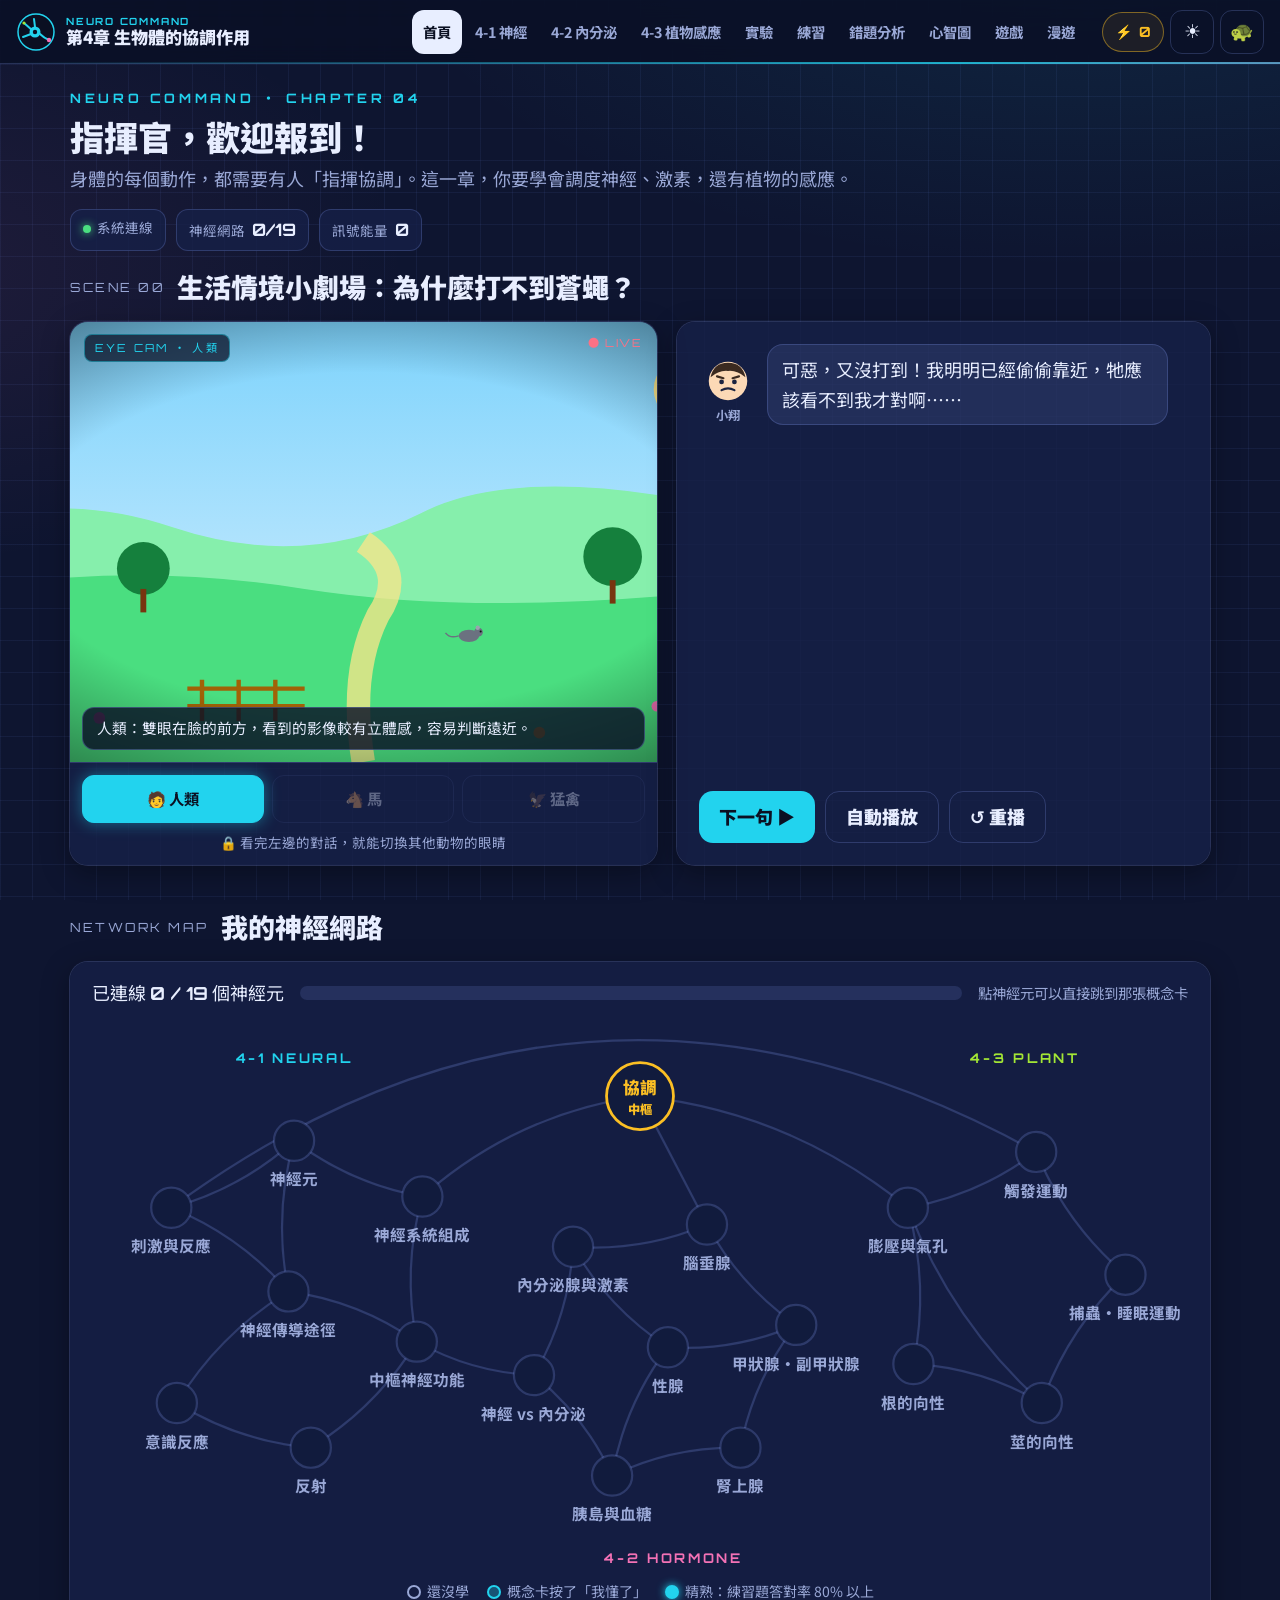
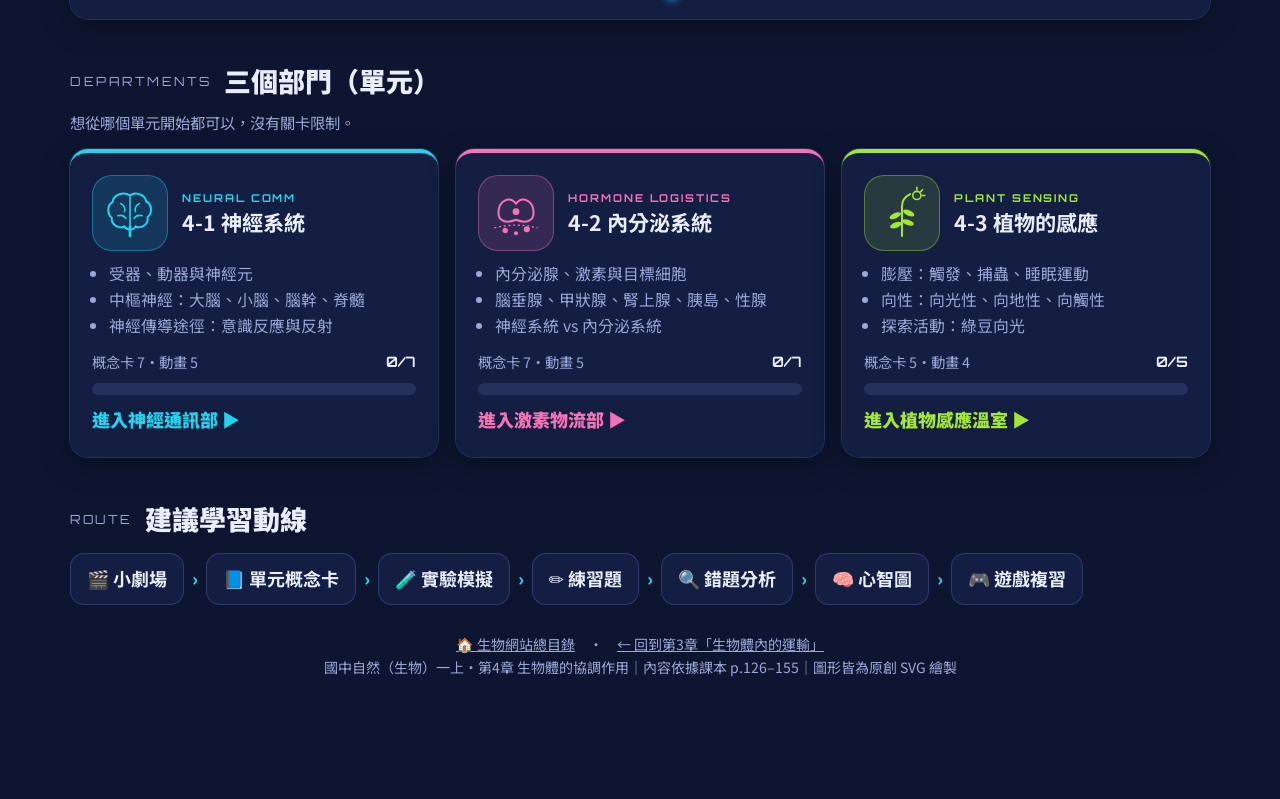
<file: index.html>
<!DOCTYPE html>
<html lang="zh-Hant">
<head>
<meta charset="UTF-8">
<meta name="viewport" content="width=device-width, initial-scale=1">
<title>第4章 生物體的協調作用｜神經指揮中心</title>
<meta name="description" content="國中自然（生物）一上 第4章 生物體的協調作用：4-1 神經系統、4-2 內分泌系統、4-3 植物的感應 互動學習網站">
<link rel="stylesheet" href="css/style.css">
<script src="https://batyunching.github.io/bio/js/account.js" data-chapter="ch4" data-prefix="ch4."></script>
<style>
/* ---------- 開場 ---------- */
.hero{ display:flex; align-items:flex-end; justify-content:space-between; gap:16px; flex-wrap:wrap; margin-bottom:18px; }
.hero .kicker{ font-family:var(--num); font-size:.72rem; letter-spacing:.28em; color:var(--c-neuro); font-weight:700; }
.hero h1{ margin:4px 0 0; }
.hero p{ margin:4px 0 0; color:var(--c-muted); }
.status{ display:flex; gap:10px; flex-wrap:wrap; }
.status .chip{ border:1px solid var(--c-line); border-radius:12px; padding:6px 12px; font-size:.75rem; color:var(--c-muted); background:var(--c-panel); }
.status .chip b{ font-family:var(--num); color:var(--c-text); font-size:.95rem; margin-left:4px; }
.status .chip .dot{ display:inline-block; width:8px; height:8px; border-radius:50%; background:var(--c-ok); box-shadow:0 0 8px var(--c-ok); margin-right:6px; animation:breathe 2s ease-in-out infinite; }

/* ---------- 小劇場 ---------- */
.theater{ display:grid; grid-template-columns:1.1fr 1fr; gap:20px; align-items:stretch; }
@media (max-width:900px){ .theater{ grid-template-columns:1fr; } }
.stage{ padding:0; overflow:hidden; display:flex; flex-direction:column; }
.stage .screen{ position:relative; background:#0A1026; flex:1; min-height:300px; display:flex; align-items:center; }
.stage svg.scene{ width:100%; height:auto; display:block; transition:filter .6s; }
.stage .hud-label{
  position:absolute; left:14px; top:12px; font-family:var(--num); font-size:.62rem; letter-spacing:.2em;
  color:#22D3EE; background:rgba(10,16,38,.75); border:1px solid rgba(34,211,238,.45); border-radius:8px; padding:4px 10px;
}
.stage .hud-rec{ position:absolute; right:14px; top:12px; font-family:var(--num); font-size:.62rem; color:#FB7185; letter-spacing:.15em; }
.stage .hud-rec::before{ content:"● "; animation:breathe 1.2s infinite; }
.stage .caption{
  position:absolute; left:12px; right:12px; bottom:12px; background:rgba(10,16,38,.82); color:#E8EEFF;
  border-radius:12px; padding:8px 14px; font-size:.82rem; border:1px solid rgba(140,165,255,.3);
}
.eyes{ display:flex; gap:8px; padding:12px; flex-wrap:wrap; border-top:1px solid var(--c-line); }
.eyes button{
  flex:1; min-width:96px; min-height:48px; border-radius:12px; border:1px solid var(--c-line); background:transparent; color:var(--c-text);
  font:inherit; font-weight:700; font-size:.85rem; cursor:pointer;
}
.eyes button[aria-pressed="true"]{ background:var(--c-neuro); color:#0B1022; border-color:var(--c-neuro); box-shadow:0 0 16px rgba(34,211,238,.45); }
html.projector .eyes button[aria-pressed="true"]{ color:#fff; }
.eyes button:disabled{ opacity:.35; cursor:not-allowed; }
.eyes .lock{ width:100%; text-align:center; font-size:.75rem; color:var(--c-muted); }

.dialog{ display:flex; flex-direction:column; gap:12px; }
.lines{ flex:1; display:flex; flex-direction:column; gap:12px; min-height:300px; }
.line{ display:flex; gap:10px; align-items:flex-end; animation:pop .35s ease both; }
.line.right{ flex-direction:row-reverse; }
.line .who{ flex:0 0 auto; text-align:center; font-size:.68rem; font-weight:700; color:var(--c-muted); width:58px; }
.line .who svg{ display:block; margin:0 auto 2px; }
.bubble{ background:rgba(140,165,255,.12); border:1px solid var(--c-line); border-radius:16px; padding:10px 14px; max-width:82%; }
.line.right .bubble{ background:rgba(244,114,182,.12); border-color:rgba(244,114,182,.35); }
.line.sys .bubble{ background:rgba(34,211,238,.10); border-color:rgba(34,211,238,.45); font-family:inherit; }
.line.sys .bubble::before{ content:"▸ 指揮中心　"; font-family:var(--num); font-size:.62rem; letter-spacing:.12em; color:var(--c-neuro); display:block; }
.bubble b{ color:var(--c-neuro); }
html.projector .bubble b{ color:var(--c-neuro-d); }
@keyframes pop{ from{ opacity:0; transform:translateY(12px) scale(.96);} to{ opacity:1; transform:none; } }
.dialog-ctrl{ display:flex; gap:10px; flex-wrap:wrap; }

/* ---------- 神經網路成長地圖 ---------- */
.netwrap{ padding:12px 12px 16px; }
.net{ width:100%; height:auto; display:block; }
.net .edge{ stroke:var(--c-line); stroke-width:2; fill:none; }
.net .edge.on{ stroke:var(--ec); stroke-opacity:.55; }
.net .spark{ stroke:var(--ec); stroke-width:3; fill:none; stroke-linecap:round; stroke-dasharray:6 120; animation:spark 2.6s linear infinite; filter:drop-shadow(0 0 4px var(--ec)); }
@keyframes spark{ to{ stroke-dashoffset:-126; } }
.net .node{ cursor:pointer; }
.net .node circle.body{ fill:var(--c-bg2); stroke:var(--c-line); stroke-width:2; transition:fill .4s, stroke .4s; }
.net .node.l1 circle.body{ fill:color-mix(in srgb, var(--nc) 30%, var(--c-bg2)); stroke:var(--nc); }
.net .node.l2 circle.body{ fill:var(--nc); stroke:var(--nc); filter:drop-shadow(0 0 8px var(--nc)); }
.net .node .ring{ fill:none; stroke:var(--nc); stroke-width:2; opacity:0; transform-box:fill-box; transform-origin:center; }
.net .node.l2 .ring{ animation:ring 2.4s ease-out infinite; }
@keyframes ring{ 0%{ opacity:.8; transform:scale(1); } 100%{ opacity:0; transform:scale(1.9); } }
.net .node text{ fill:var(--c-muted); font-size:14px; font-weight:700; text-anchor:middle; font-family:var(--font); }
.net .node.l1 text, .net .node.l2 text{ fill:var(--c-text); }
.net .node:hover circle.body, .net .node:focus circle.body{ stroke-width:4; }
.net .node:focus{ outline:none; }
.net .hub circle{ fill:var(--c-bg2); stroke:var(--c-amber); stroke-width:2.5; }
.net .hub text{ fill:var(--c-amber); font-weight:900; text-anchor:middle; font-size:15px; }
.net .glabel{ font-family:var(--num); font-size:12px; letter-spacing:.2em; font-weight:700; }
.legend{ display:flex; gap:18px; flex-wrap:wrap; justify-content:center; font-size:.78rem; color:var(--c-muted); margin-top:4px; }
.legend i{ display:inline-block; width:14px; height:14px; border-radius:50%; vertical-align:-2px; margin-right:6px; border:2px solid var(--c-muted); }
.legend i.l1{ border-color:var(--c-neuro); background:color-mix(in srgb, var(--c-neuro) 30%, transparent); }
.legend i.l2{ border-color:var(--c-neuro); background:var(--c-neuro); box-shadow:0 0 8px var(--c-neuro); }
.netstat{ display:flex; align-items:center; gap:16px; flex-wrap:wrap; }
.netstat .progress{ flex:1; min-width:200px; height:14px; }
.netstat .progress > span{ background:linear-gradient(90deg,var(--c-neuro),var(--c-hormone),var(--c-plant)); box-shadow:none; }
.netstat b{ font-family:var(--num); }

/* ---------- 單元卡 ---------- */
.units{ display:grid; grid-template-columns:repeat(3,1fr); gap:18px; }
@media (max-width:900px){ .units{ grid-template-columns:1fr; } }
.unit-card{ text-decoration:none; display:flex; flex-direction:column; gap:10px; transition:transform .2s, box-shadow .2s; border-top:4px solid var(--u); }
.unit-card:hover{ transform:translateY(-4px); box-shadow:0 0 0 1px var(--u), 0 0 28px color-mix(in srgb, var(--u) 35%, transparent); }
.unit-card .head{ display:flex; align-items:center; gap:14px; }
.unit-card .icon{ width:76px; height:76px; border-radius:20px; background:var(--u-l); color:var(--u); display:flex; align-items:center; justify-content:center; flex:0 0 auto; border:1px solid color-mix(in srgb, var(--u) 40%, transparent); }
.unit-card .dept{ font-family:var(--num); font-size:.6rem; letter-spacing:.18em; color:var(--u); font-weight:700; }
.unit-card h3{ margin:0; }
.unit-card ul{ margin:0; padding-left:1.1em; color:var(--c-muted); font-size:.88rem; }
.unit-card .meta{ display:flex; justify-content:space-between; font-size:.8rem; color:var(--c-muted); }
.unit-card .meta b{ font-family:var(--num); color:var(--c-text); }
.unit-card .go{ margin-top:auto; font-weight:900; color:var(--u); }
html.projector .unit-card .go, html.projector .unit-card .dept{ color:var(--u-d); }
.free-note{ color:var(--c-muted); font-size:.85rem; margin:-6px 0 14px; }

/* ---------- 學習動線 ---------- */
.path{ display:flex; gap:8px; flex-wrap:wrap; align-items:center; }
.path a{
  text-decoration:none; background:var(--c-panel); border:1px solid var(--c-line); border-radius:14px; padding:10px 16px;
  font-weight:700; min-height:48px; display:flex; align-items:center; gap:6px;
}
.path a:hover{ border-color:var(--c-neuro); }
.path .arrow{ color:var(--c-neuro); font-weight:900; }
</style>
</head>
<body data-page="home" data-root="./">
<main class="wrap">

  <div class="hero">
    <div>
      <div class="kicker">NEURO COMMAND · CHAPTER 04</div>
      <h1>指揮官，歡迎報到！</h1>
      <p>身體的每個動作，都需要有人「指揮協調」。這一章，你要學會調度神經、激素，還有植物的感應。</p>
    </div>
    <div class="status" aria-label="我的狀態">
      <span class="chip"><span class="dot"></span>系統連線</span>
      <span class="chip">神經網路 <b id="stNodes">0/19</b></span>
      <span class="chip">訊號能量 <b id="stEnergy">0</b></span>
    </div>
  </div>

  <!-- ===== 小劇場 ===== -->
  <section>
    <div class="sec-title"><span class="code">SCENE 00</span><h2>生活情境小劇場：為什麼打不到蒼蠅？</h2></div>
    <div class="theater">
      <div class="panel stage">
        <div class="screen">
          <span class="hud-label" id="eyeLabel">EYE CAM · 人類</span>
          <span class="hud-rec">LIVE</span>
          <svg class="scene" id="scene" viewBox="100 0 400 300" role="img" aria-label="從高處看向一片草地與樹林的風景，草地上有一隻老鼠">
            <defs>
              <linearGradient id="sky" x1="0" y1="0" x2="0" y2="1"><stop offset="0" stop-color="#7DD3FC"/><stop offset="1" stop-color="#E0F2FE"/></linearGradient>
              <filter id="blurC"><feGaussianBlur stdDeviation="5"/></filter>
              <radialGradient id="vig" cx=".5" cy=".5" r=".7"><stop offset=".55" stop-color="#000" stop-opacity="0"/><stop offset="1" stop-color="#000" stop-opacity=".55"/></radialGradient>
            </defs>
            <g id="world">
              <rect x="0" y="0" width="600" height="300" fill="url(#sky)"/>
              <circle cx="520" cy="46" r="22" fill="#FDE68A"/>
              <path d="M0 150 Q80 110 170 140 T340 130 T600 140 V300 H0Z" fill="#86EFAC"/>
              <path d="M0 190 Q120 160 260 182 T600 176 V300 H0Z" fill="#4ADE80"/>
              <!-- 樹林 -->
              <g fill="#15803D">
                <circle cx="40" cy="160" r="26"/><circle cx="70" cy="150" r="22"/><circle cx="560" cy="150" r="28"/><circle cx="590" cy="162" r="20"/>
                <circle cx="150" cy="168" r="18"/><circle cx="470" cy="160" r="20"/>
              </g>
              <g fill="#78350F"><rect x="37" y="180" width="6" height="22"/><rect x="557" y="172" width="6" height="26"/><rect x="148" y="182" width="4" height="16"/><rect x="468" y="176" width="4" height="16"/></g>
              <!-- 小路與圍籬 -->
              <path d="M300 300 Q290 240 310 200 Q330 170 300 150" stroke="#FDE68A" stroke-width="16" fill="none" opacity=".75"/>
              <g stroke="#A16207" stroke-width="3"><path d="M180 250 H260"/><path d="M180 262 H260"/><path d="M190 244 V272 M215 244 V272 M240 244 V272"/></g>
              <!-- 遠處的老鼠 -->
              <g id="mouse" transform="translate(372 214)">
                <ellipse cx="0" cy="0" rx="7" ry="4.2" fill="#6B7280"/><circle cx="6.5" cy="-2.5" r="3" fill="#6B7280"/>
                <circle cx="6" cy="-5.5" r="1.5" fill="#9CA3AF"/><circle cx="8" cy="-3" r=".7" fill="#111"/>
                <path d="M-7 0 q-6 2 -9 -2" stroke="#6B7280" stroke-width="1" fill="none"/>
              </g>
              <!-- 花 -->
              <g><circle cx="120" cy="270" r="4" fill="#F472B6"/><circle cx="420" cy="280" r="4" fill="#FBBF24"/><circle cx="500" cy="262" r="3.5" fill="#F472B6"/></g>
            </g>
            <!-- 馬：正前方看不清 -->
            <g id="horseBlind" opacity="0">
              <rect x="268" y="0" width="64" height="300" fill="#0A1026" opacity=".35" filter="url(#blurC)"/>
            </g>
            <!-- 猛禽：準星 -->
            <g id="raptorAim" opacity="0" stroke="#FB7185" stroke-width="1" fill="none">
              <circle cx="375" cy="212" r="16"/><path d="M375 190 V202 M375 222 V234 M353 212 H365 M385 212 H397"/>
            </g>
            <rect id="vignette" x="0" y="0" width="600" height="300" fill="url(#vig)" pointer-events="none"/>
          </svg>
          <div class="caption" id="eyeCaption">人類：雙眼在臉的前方，看到的影像較有立體感，容易判斷遠近。</div>
        </div>
        <div class="eyes" role="group" aria-label="切換動物的眼睛">
          <button id="eyeHuman" data-eye="human" aria-pressed="true">🧑 人類</button>
          <button id="eyeHorse" data-eye="horse" aria-pressed="false" disabled>🐴 馬</button>
          <button id="eyeRaptor" data-eye="raptor" aria-pressed="false" disabled>🦅 猛禽</button>
          <div class="lock" id="eyeLock">🔒 看完左邊的對話，就能切換其他動物的眼睛</div>
        </div>
      </div>

      <div class="panel dialog">
        <div class="lines" id="lines" aria-live="polite"></div>
        <div class="dialog-ctrl">
          <button class="btn" id="btnNext">下一句 ▶</button>
          <button class="btn ghost" id="btnAuto">自動播放</button>
          <button class="btn ghost" id="btnReplay">↺ 重播</button>
        </div>
      </div>
    </div>
  </section>

  <!-- ===== 神經網路成長地圖 ===== -->
  <section>
    <div class="sec-title"><span class="code">NETWORK MAP</span><h2>我的神經網路</h2></div>
    <div class="panel netwrap">
      <div class="netstat" style="padding:4px 10px 10px">
        <span>已連線 <b id="netCount">0 / 19</b> 個神經元</span>
        <div class="progress" aria-hidden="true"><span id="netBar"></span></div>
        <span class="secondary" style="color:var(--c-muted);font-size:.8rem">點神經元可以直接跳到那張概念卡</span>
      </div>
      <svg class="net" id="net" viewBox="0 0 1000 500" role="img" aria-label="神經網路成長地圖：19 個概念神經元，學會的會亮起來"></svg>
      <div class="legend">
        <span><i></i>還沒學</span>
        <span><i class="l1"></i>概念卡按了「我懂了」</span>
        <span><i class="l2"></i>精熟：練習題答對率 80% 以上</span>
      </div>
    </div>
  </section>

  <!-- ===== 三個單元 ===== -->
  <section>
    <div class="sec-title"><span class="code">DEPARTMENTS</span><h2>三個部門（單元）</h2></div>
    <p class="free-note">想從哪個單元開始都可以，沒有關卡限制。</p>
    <div class="units">
      <a class="panel unit-card unit-41" href="unit4-1.html">
        <div class="head"><div class="icon" id="ic41"></div><div><div class="dept">NEURAL COMM</div><h3>4-1 神經系統</h3></div></div>
        <ul><li>受器、動器與神經元</li><li>中樞神經：大腦、小腦、腦幹、脊髓</li><li>神經傳導途徑：意識反應與反射</li></ul>
        <div class="meta"><span>概念卡 7・動畫 5</span><b id="p41t">0/7</b></div>
        <div class="progress"><span id="p41"></span></div>
        <span class="go">進入神經通訊部 ▶</span>
      </a>
      <a class="panel unit-card unit-42" href="unit4-2.html">
        <div class="head"><div class="icon" id="ic42"></div><div><div class="dept">HORMONE LOGISTICS</div><h3>4-2 內分泌系統</h3></div></div>
        <ul><li>內分泌腺、激素與目標細胞</li><li>腦垂腺、甲狀腺、腎上腺、胰島、性腺</li><li>神經系統 vs 內分泌系統</li></ul>
        <div class="meta"><span>概念卡 7・動畫 5</span><b id="p42t">0/7</b></div>
        <div class="progress"><span id="p42"></span></div>
        <span class="go">進入激素物流部 ▶</span>
      </a>
      <a class="panel unit-card unit-43" href="unit4-3.html">
        <div class="head"><div class="icon" id="ic43"></div><div><div class="dept">PLANT SENSING</div><h3>4-3 植物的感應</h3></div></div>
        <ul><li>膨壓：觸發、捕蟲、睡眠運動</li><li>向性：向光性、向地性、向觸性</li><li>探索活動：綠豆向光</li></ul>
        <div class="meta"><span>概念卡 5・動畫 4</span><b id="p43t">0/5</b></div>
        <div class="progress"><span id="p43"></span></div>
        <span class="go">進入植物感應溫室 ▶</span>
      </a>
    </div>
  </section>

  <!-- ===== 學習動線 ===== -->
  <section>
    <div class="sec-title"><span class="code">ROUTE</span><h2>建議學習動線</h2></div>
    <div class="path">
      <a href="#lines">🎬 小劇場</a><span class="arrow">›</span>
      <a href="unit4-1.html">📘 單元概念卡</a><span class="arrow">›</span>
      <a href="lab.html">🧪 實驗模擬</a><span class="arrow">›</span>
      <a href="quiz.html">✏️ 練習題</a><span class="arrow">›</span>
      <a href="analysis.html">🔍 錯題分析</a><span class="arrow">›</span>
      <a href="mindmap.html">🧠 心智圖</a><span class="arrow">›</span>
      <a href="games/index.html">🎮 遊戲複習</a>
    </div>
  </section>

  <div class="footer">
    <a href="https://batyunching.github.io/bio/">🏠 生物網站總目錄</a>　·　<a id="ch3Link" href="#">← 回到第3章「生物體內的運輸」</a><br>
    國中自然（生物）一上・第4章 生物體的協調作用｜內容依據課本 p.126–155｜圖形皆為原創 SVG 繪製
  </div>
</main>

<script src="js/common.js"></script>
<script>
(function(){
  'use strict';
  var $ = function(id){ return document.getElementById(id); };

  /* ================= 小劇場：對話 ================= */
  function face(kind){
    if(kind === 'kid') return '<svg viewBox="0 0 48 48" width="44" height="44"><circle cx="24" cy="24" r="21" fill="#FCD9B6"/><path d="M5 20 Q8 4 24 4 Q40 4 43 20 Q34 12 24 13 Q14 12 5 20Z" fill="#3B2A20"/><circle cx="17" cy="25" r="2.6" fill="#1B2340"/><circle cx="31" cy="25" r="2.6" fill="#1B2340"/><path d="M17 34 Q24 30 31 34" stroke="#1B2340" stroke-width="2.4" fill="none" stroke-linecap="round"/><path d="M12 19 l7 2 M36 19 l-7 2" stroke="#3B2A20" stroke-width="2.4" stroke-linecap="round"/></svg>';
    if(kind === 'fly') return '<svg viewBox="0 0 48 48" width="44" height="44"><ellipse cx="13" cy="15" rx="10" ry="6" fill="#BAE6FD" opacity=".85" transform="rotate(-25 13 15)"/><ellipse cx="35" cy="15" rx="10" ry="6" fill="#BAE6FD" opacity=".85" transform="rotate(25 35 15)"/><ellipse cx="24" cy="30" rx="12" ry="13" fill="#334155"/><circle cx="16" cy="24" r="7" fill="#B91C1C"/><circle cx="32" cy="24" r="7" fill="#B91C1C"/><g fill="#FCA5A5" opacity=".7"><circle cx="14" cy="22" r="1.4"/><circle cx="18" cy="25" r="1.4"/><circle cx="14" cy="27" r="1.4"/><circle cx="30" cy="22" r="1.4"/><circle cx="34" cy="25" r="1.4"/><circle cx="30" cy="27" r="1.4"/></g><path d="M20 36 Q24 39 28 36" stroke="#F8FAFC" stroke-width="2" fill="none" stroke-linecap="round"/></svg>';
    return '<svg viewBox="0 0 48 48" width="44" height="44">' + CH4.icons.logo().replace('<svg viewBox="0 0 40 40" aria-hidden="true">','<svg viewBox="0 0 40 40" x="4" y="4" width="40" height="40">') + '</svg>';
  }
  var WHO = { kid:'小翔', fly:'蒼蠅', sys:'指揮中心' };
  var SCRIPT = [
    { w:'kid', t:'可惡，又沒打到！我明明已經偷偷靠近，牠應該看不到我才對啊……' },
    { w:'fly', t:'嘿嘿！我的眼睛由<b>好多個小眼</b>組成，四周幾乎都看得到，你從背後來也沒用。' },
    { w:'fly', t:'而且我身體輕、翅膀靈活，<b>反應速度</b>比你們人類快好幾倍。想打到我？再練十年吧！' },
    { w:'kid', t:'哼……那我的眼睛跟你到底差在哪裡？其他動物看到的世界也跟我不一樣嗎？' },
    { w:'sys', t:'不同動物「看見」的世界不一樣！左邊的監視畫面已解鎖，換上<b>馬</b>和<b>猛禽</b>的眼睛看看。', unlock:true },
    { w:'sys', t:'眼睛只是接收刺激的其中一個器官。除了眼睛，人還有哪些器官能接收刺激？訊息又怎麼傳到身體各處、做出反應？' },
    { w:'sys', t:'答案就在 <b>4-1 神經系統</b>。指揮官，出發吧！' }
  ];
  var linesEl = $('lines'), btnNext = $('btnNext'), btnAuto = $('btnAuto');
  var idx = 0, timer = null;
  function show(){
    if(idx >= SCRIPT.length){ stopAuto(); return; }
    var s = SCRIPT[idx++];
    var d = document.createElement('div');
    d.className = 'line' + (s.w === 'fly' ? ' right' : '') + (s.w === 'sys' ? ' sys' : '');
    d.innerHTML = '<div class="who">' + face(s.w) + WHO[s.w] + '</div><div class="bubble">' + s.t + '</div>';
    linesEl.appendChild(d);
    if(s.unlock) unlockEyes();
    if(idx >= SCRIPT.length){
      btnNext.textContent = '進入 4-1 ▶'; stopAuto();
      if(!CH4.store.get('theaterDone', false)){ CH4.store.set('theaterDone', true); CH4.energy.add(10, '看完小劇場'); refreshStatus(); }
    }
  }
  function stopAuto(){ clearInterval(timer); timer = null; btnAuto.textContent = '自動播放'; }
  btnNext.addEventListener('click', function(){
    if(idx >= SCRIPT.length){ location.href = 'unit4-1.html'; return; }
    stopAuto(); show();
  });
  btnAuto.addEventListener('click', function(){
    if(timer){ stopAuto(); return; }
    if(idx >= SCRIPT.length) replay();
    btnAuto.textContent = '⏸ 暫停'; show(); timer = setInterval(show, 2800);
  });
  function replay(){ stopAuto(); idx = 0; linesEl.innerHTML = ''; btnNext.textContent = '下一句 ▶'; show(); }
  $('btnReplay').addEventListener('click', replay);

  /* ================= 小劇場：動物之眼 ================= */
  var EYES = {
    human:  { label:'人類', vb:[100,0,400,300], cap:'人類：雙眼在臉的前方，兩眼一起看，影像較有<b>立體感</b>，容易判斷遠近。' },
    horse:  { label:'馬',   vb:[0,0,600,300],   cap:'馬：雙眼在臉的兩側，看得到的範圍<b>很寬</b>；但正前方中央較難看清楚，影像也較沒有立體感。' },
    raptor: { label:'猛禽', vb:[330,180,90,68], cap:'猛禽：視力非常敏銳，從高空就像拿著望遠鏡，看得到草地上的<b>老鼠</b>。' }
  };
  var scene = $('scene'), anim = null;
  function setEye(k){
    var e = EYES[k];
    document.querySelectorAll('.eyes button').forEach(function(b){ b.setAttribute('aria-pressed', b.getAttribute('data-eye') === k); });
    $('eyeLabel').textContent = 'EYE CAM · ' + e.label;
    $('eyeCaption').innerHTML = e.cap;
    $('horseBlind').setAttribute('opacity', k === 'horse' ? 1 : 0);
    $('raptorAim').setAttribute('opacity', k === 'raptor' ? 1 : 0);
    $('vignette').setAttribute('opacity', k === 'horse' ? 0.35 : 1);
    scene.style.filter = k === 'horse' ? 'saturate(.75)' : '';
    tweenViewBox(e.vb);
  }
  function tweenViewBox(to){
    var from = scene.getAttribute('viewBox').split(/\s+/).map(Number);
    var reduce = document.documentElement.classList.contains('reduce-motion') || matchMedia('(prefers-reduced-motion: reduce)').matches;
    cancelAnimationFrame(anim);
    if(reduce){ scene.setAttribute('viewBox', to.join(' ')); return; }
    var t0 = performance.now(), dur = 700;
    (function step(now){
      var p = Math.min(1, (now - t0) / dur), q = p < .5 ? 2*p*p : 1 - Math.pow(-2*p + 2, 2) / 2;
      scene.setAttribute('viewBox', from.map(function(f, i){ return (f + (to[i] - f) * q).toFixed(2); }).join(' '));
      if(p < 1) anim = requestAnimationFrame(step);
    })(t0);
  }
  function unlockEyes(){
    $('eyeHorse').disabled = false; $('eyeRaptor').disabled = false;
    $('eyeLock').textContent = '👆 點按鈕，換不同動物的眼睛看同一片風景';
    CH4.store.set('eyesUnlocked', true);
  }
  document.querySelectorAll('.eyes button').forEach(function(b){
    b.addEventListener('click', function(){ setEye(b.getAttribute('data-eye')); });
  });
  if(CH4.store.get('eyesUnlocked', false)) unlockEyes();
  show();

  /* ================= 神經網路成長地圖 ================= */
  var COLORS = { '4-1':'var(--c-neuro)', '4-2':'var(--c-hormone)', '4-3':'var(--c-plant)' };
  var POS = {
    '4-1-c1':[ 80,170], '4-1-c2':[190,110], '4-1-c3':[305,160], '4-1-c4':[300,290],
    '4-1-c5':[185,245], '4-1-c6':[ 85,345], '4-1-c7':[205,385],
    '4-2-c1':[440,205], '4-2-c2':[405,320], '4-2-c3':[560,185], '4-2-c4':[640,275],
    '4-2-c5':[590,385], '4-2-c6':[475,410], '4-2-c7':[525,295],
    '4-3-c1':[740,170], '4-3-c2':[855,120], '4-3-c3':[935,230], '4-3-c4':[860,345], '4-3-c5':[745,310]
  };
  var HUB = [500, 70];
  var EDGES = [
    ['4-1-c1','4-1-c2'],['4-1-c2','4-1-c3'],['4-1-c3','4-1-c4'],['4-1-c4','4-1-c5'],['4-1-c5','4-1-c1'],
    ['4-1-c2','4-1-c5'],['4-1-c5','4-1-c6'],['4-1-c6','4-1-c7'],['4-1-c7','4-1-c4'],
    ['4-2-c1','4-2-c3'],['4-2-c3','4-2-c4'],['4-2-c4','4-2-c5'],['4-2-c5','4-2-c6'],['4-2-c6','4-2-c2'],['4-2-c2','4-2-c1'],
    ['4-2-c1','4-2-c7'],['4-2-c7','4-2-c4'],['4-2-c7','4-2-c6'],
    ['4-3-c1','4-3-c2'],['4-3-c2','4-3-c3'],['4-3-c3','4-3-c4'],['4-3-c4','4-3-c5'],['4-3-c5','4-3-c1'],['4-3-c1','4-3-c4'],
    ['4-1-c4','4-2-c2'],   // 神經系統 ⟷ 神經 vs 內分泌
    ['4-1-c1','4-3-c2']    // 刺激與反應 ⟷ 植物也會感應（繞上方）
  ];
  var HUBLINKS = ['4-1-c3','4-2-c3','4-3-c1'];
  function curve(a, b, bend){
    var mx = (a[0] + b[0]) / 2, my = (a[1] + b[1]) / 2;
    var dx = b[0] - a[0], dy = b[1] - a[1], len = Math.sqrt(dx*dx + dy*dy) || 1;
    var k = bend == null ? 0.12 : bend;
    var cx = mx - dy / len * len * k, cy = my + dx / len * len * k;
    return 'M' + a[0] + ' ' + a[1] + ' Q' + cx.toFixed(1) + ' ' + cy.toFixed(1) + ' ' + b[0] + ' ' + b[1];
  }
  var unitOf = {}, titleOf = {};
  CH4.CONCEPTS.forEach(function(c){ unitOf[c.id] = c.unit; titleOf[c.id] = c.t; });

  function drawNet(){
    var lv = {}, lit = 0;
    CH4.CONCEPTS.forEach(function(c){ lv[c.id] = CH4.progress.level(c.id); if(lv[c.id] > 0) lit++; });
    var s = '';
    // 部門標籤
    s += '<text class="glabel" x="190" y="40" text-anchor="middle" fill="var(--c-neuro)">4-1 NEURAL</text>';
    s += '<text class="glabel" x="530" y="488" text-anchor="middle" fill="var(--c-hormone)">4-2 HORMONE</text>';
    s += '<text class="glabel" x="845" y="40" text-anchor="middle" fill="var(--c-plant)">4-3 PLANT</text>';
    // 連線
    EDGES.forEach(function(e, i){
      var a = POS[e[0]], b = POS[e[1]], on = lv[e[0]] > 0 && lv[e[1]] > 0;
      var bend = (e[0] === '4-1-c1' && e[1] === '4-3-c2') ? -0.32 : 0.12;
      var col = unitOf[e[0]] === unitOf[e[1]] ? COLORS[unitOf[e[0]]] : 'var(--c-amber)';
      var d = curve(a, b, bend);
      s += '<path class="edge' + (on ? ' on' : '') + '" style="--ec:' + col + '" d="' + d + '"/>';
      if(on) s += '<path class="spark" style="--ec:' + col + ';animation-delay:-' + (i * 0.37 % 2.6).toFixed(2) + 's" d="' + d + '"/>';
    });
    HUBLINKS.forEach(function(id, i){
      var on = CH4.CONCEPT_CARDS[unitOf[id]].some(function(x){ return lv[x] > 0; });
      var d = curve(HUB, POS[id], i === 1 ? 0 : (i === 0 ? 0.15 : -0.15));
      s += '<path class="edge' + (on ? ' on' : '') + '" style="--ec:var(--c-amber)" d="' + d + '"/>';
      if(on) s += '<path class="spark" style="--ec:var(--c-amber);animation-delay:-' + i + 's" d="' + d + '"/>';
    });
    // 中樞
    s += '<g class="hub"><circle cx="' + HUB[0] + '" cy="' + HUB[1] + '" r="30"/><text x="' + HUB[0] + '" y="' + (HUB[1] - 2) + '">協調</text><text x="' + HUB[0] + '" y="' + (HUB[1] + 16) + '" style="font-size:11px">中樞</text></g>';
    // 神經元
    CH4.CONCEPTS.forEach(function(c){
      var p = POS[c.id], l = lv[c.id];
      var status = l === 2 ? '精熟' : (l === 1 ? '已懂' : '還沒學');
      var ty = p[1] + 40;
      s += '<g class="node l' + l + '" style="--nc:' + COLORS[c.unit] + '" tabindex="0" role="link" data-id="' + c.id + '" aria-label="' + c.unit + ' ' + c.t + '（' + status + '）">' +
        '<title>' + c.unit + '　' + c.t + '（' + status + '）</title>' +
        '<circle class="ring" cx="' + p[0] + '" cy="' + p[1] + '" r="18"/>' +
        '<circle class="body" cx="' + p[0] + '" cy="' + p[1] + '" r="18"/>' +
        (l > 0 ? '<circle cx="' + p[0] + '" cy="' + p[1] + '" r="6" fill="' + (l === 2 ? 'var(--c-bg)' : COLORS[c.unit]) + '"/>' : '') +
        '<text x="' + p[0] + '" y="' + ty + '">' + c.t + '</text></g>';
    });
    $('net').innerHTML = s;
    $('netCount').textContent = lit + ' / ' + CH4.CONCEPTS.length;
    $('netBar').style.width = Math.round(lit / CH4.CONCEPTS.length * 100) + '%';
    $('stNodes').textContent = lit + '/' + CH4.CONCEPTS.length;
  }
  function go(id){ location.href = CH4.UNIT_PAGES[unitOf[id]] + '#' + id; }
  $('net').addEventListener('click', function(e){ var g = e.target.closest('.node'); if(g) go(g.getAttribute('data-id')); });
  $('net').addEventListener('keydown', function(e){
    if(e.key !== 'Enter' && e.key !== ' ') return;
    var g = e.target.closest('.node'); if(g){ e.preventDefault(); go(g.getAttribute('data-id')); }
  });

  /* ================= 單元卡與狀態 ================= */
  $('ic41').innerHTML = CH4.icons.brain(54);
  $('ic42').innerHTML = CH4.icons.gland(54);
  $('ic43').innerHTML = CH4.icons.plant(54);
  function bar(id, p){
    $(id).style.width = (p.total ? Math.round(p.done / p.total * 100) : 0) + '%';
    $(id + 't').textContent = p.done + '/' + p.total;
  }
  function refreshStatus(){ $('stEnergy').textContent = CH4.energy.get().toLocaleString(); }
  function refreshAll(){
    drawNet(); refreshStatus();
    bar('p41', CH4.progress.unit('4-1')); bar('p42', CH4.progress.unit('4-2')); bar('p43', CH4.progress.unit('4-3'));
  }
  setTimeout(refreshAll, 150);
  // 雲端進度載入完成後再更新一次
  if(window.BIO_ACCOUNT && BIO_ACCOUNT.ready) BIO_ACCOUNT.ready.then(function(){ setTimeout(refreshAll, 300); }, function(){});
  window.addEventListener('pageshow', function(e){ if(e.persisted) refreshAll(); });

  $('ch3Link').href = CH4.CH3_URL;
})();
</script>
</body>
</html>
</file>
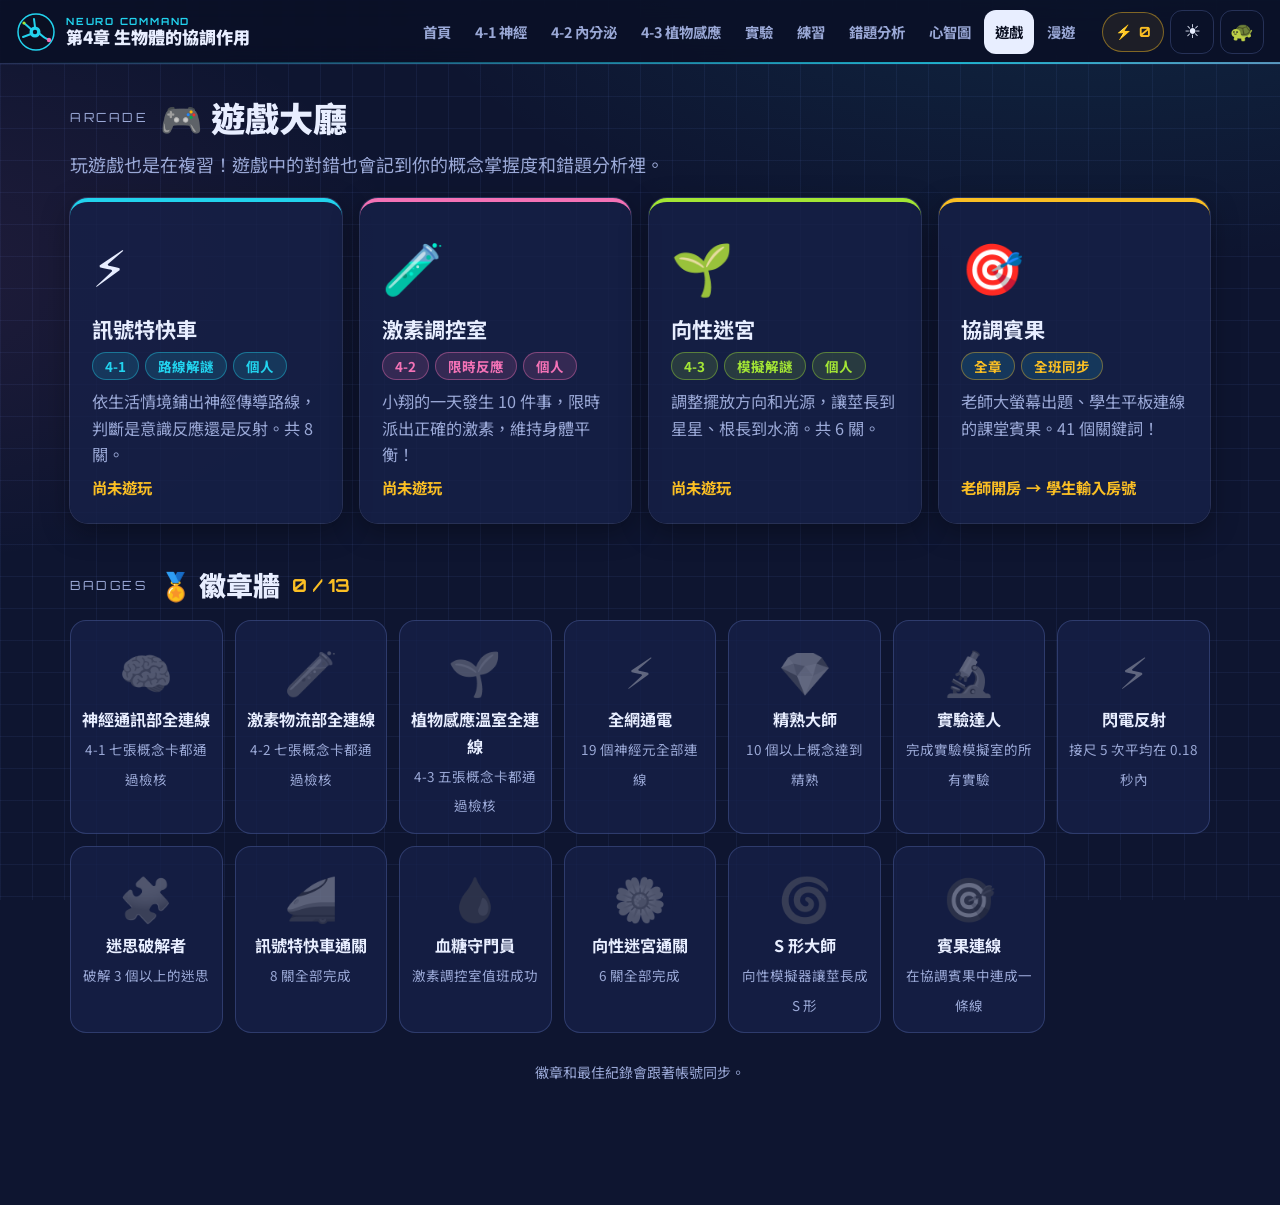
<file: games/index.html>
<!DOCTYPE html>
<html lang="zh-Hant">
<head>
<meta charset="UTF-8">
<meta name="viewport" content="width=device-width, initial-scale=1">
<title>遊戲大廳｜第4章 生物體的協調作用</title>
<link rel="stylesheet" href="../css/style.css">
<script src="https://batyunching.github.io/bio/js/account.js" data-chapter="ch4" data-prefix="ch4."></script>
<style>
.games{ display:grid; grid-template-columns:repeat(auto-fit,minmax(260px,1fr)); gap:18px; }
.game{ text-decoration:none; display:flex; flex-direction:column; gap:8px; border-top:4px solid var(--u); transition:transform .2s, box-shadow .2s; }
.game:hover{ transform:translateY(-4px); box-shadow:0 0 0 1px var(--u), 0 0 26px color-mix(in srgb, var(--u) 35%, transparent); }
.game .em{ font-size:2.8rem; }
.game h3{ margin:0; }
.game p{ margin:0; color:var(--c-muted); font-size:.9rem; }
.game .meta{ display:flex; gap:6px; flex-wrap:wrap; }
.game .best{ margin-top:auto; font-family:var(--num); font-weight:700; color:var(--c-amber); font-size:.85rem; }
.badges{ display:grid; grid-template-columns:repeat(auto-fit,minmax(150px,1fr)); gap:12px; }
.badge{ text-align:center; padding:14px 10px; border-radius:16px; border:1px solid var(--c-line); background:var(--c-panel); }
.badge .ic{ font-size:2.4rem; filter:grayscale(1) opacity(.35); }
.badge.got{ border-color:var(--c-amber); box-shadow:0 0 18px rgba(251,191,36,.25); }
.badge.got .ic{ filter:none; }
.badge b{ display:block; font-size:.9rem; }
.badge small{ color:var(--c-muted); font-size:.75rem; }
</style>
</head>
<body data-page="games" data-root="../">
<main class="wrap">
  <div class="sec-title" style="margin-top:6px"><span class="code">ARCADE</span><h1 style="margin:0">🎮 遊戲大廳</h1></div>
  <p style="color:var(--c-muted);margin-top:-6px">玩遊戲也是在複習！遊戲中的對錯也會記到你的概念掌握度和錯題分析裡。</p>
  <div class="games">
    <a class="panel game unit-41" href="signal.html"><span class="em">⚡</span><h3>訊號特快車</h3><div class="meta"><span class="tag">4-1</span><span class="tag">路線解謎</span><span class="tag">個人</span></div><p>依生活情境鋪出神經傳導路線，判斷是意識反應還是反射。共 8 關。</p><span class="best" id="b-signal"></span></a>
    <a class="panel game unit-42" href="hormone.html"><span class="em">🧪</span><h3>激素調控室</h3><div class="meta"><span class="tag">4-2</span><span class="tag">限時反應</span><span class="tag">個人</span></div><p>小翔的一天發生 10 件事，限時派出正確的激素，維持身體平衡！</p><span class="best" id="b-hormone"></span></a>
    <a class="panel game unit-43" href="maze.html"><span class="em">🌱</span><h3>向性迷宮</h3><div class="meta"><span class="tag">4-3</span><span class="tag">模擬解謎</span><span class="tag">個人</span></div><p>調整擺放方向和光源，讓莖長到星星、根長到水滴。共 6 關。</p><span class="best" id="b-maze"></span></a>
    <a class="panel game" href="bingo.html" style="--u:var(--c-amber)"><span class="em">🎯</span><h3>協調賓果</h3><div class="meta"><span class="tag" style="--u:var(--c-amber)">全章</span><span class="tag" style="--u:var(--c-amber)">全班同步</span></div><p>老師大螢幕出題、學生平板連線的課堂賓果。41 個關鍵詞！</p><span class="best">老師開房 → 學生輸入房號</span></a>
  </div>

  <div class="sec-title"><span class="code">BADGES</span><h2>🏅 徽章牆</h2><span class="score" id="bcount"></span></div>
  <div class="badges" id="badges"></div>
  <div class="footer">徽章和最佳紀錄會跟著帳號同步。</div>
</main>
<script src="../js/common.js"></script>
<script>
(function(){
  'use strict';
  function render(){
    var st = CH4.store, rw = st.get('rewards', []), lab = st.get('labDone', {}), P = CH4.progress;
    var mastered = CH4.CONCEPTS.filter(function(c){ return P.mastered(c.id); }).length;
    var B = [
      { ic:'🧠', n:'神經通訊部全連線', d:'4-1 七張概念卡都通過檢核', ok: P.unit('4-1').done === 7 },
      { ic:'🧪', n:'激素物流部全連線', d:'4-2 七張概念卡都通過檢核', ok: P.unit('4-2').done === 7 },
      { ic:'🌱', n:'植物感應溫室全連線', d:'4-3 五張概念卡都通過檢核', ok: P.unit('4-3').done === 5 },
      { ic:'⚡', n:'全網通電', d:'19 個神經元全部連線', ok: P.total().done === 19 },
      { ic:'💎', n:'精熟大師', d:'10 個以上概念達到精熟', ok: mastered >= 10 },
      { ic:'🔬', n:'實驗達人', d:'完成實驗模擬室的所有實驗', ok: lab.temp && lab.flip && (lab.afterA || lab.afterB) && lab.ruler && lab.bean },
      { ic:'⚡', n:'閃電反射', d:'接尺 5 次平均在 0.18 秒內', ok: rw.indexOf('badge-flash') >= 0 },
      { ic:'🧩', n:'迷思破解者', d:'破解 3 個以上的迷思', ok: st.get('busted', []).length >= 3 },
      { ic:'🚄', n:'訊號特快車通關', d:'8 關全部完成', ok: rw.indexOf('badge-signal') >= 0 },
      { ic:'🩸', n:'血糖守門員', d:'激素調控室值班成功', ok: rw.indexOf('badge-hormone') >= 0 },
      { ic:'🌼', n:'向性迷宮通關', d:'6 關全部完成', ok: rw.indexOf('badge-maze') >= 0 },
      { ic:'🌀', n:'S 形大師', d:'向性模擬器讓莖長成 S 形', ok: rw.indexOf('a43-S') >= 0 },
      { ic:'🎯', n:'賓果連線', d:'在協調賓果中連成一條線', ok: rw.indexOf('badge-bingo') >= 0 }
    ];
    document.getElementById('badges').innerHTML = B.map(function(b){ return '<div class="badge' + (b.ok ? ' got' : '') + '"><div class="ic">' + b.ic + '</div><b>' + b.n + '</b><small>' + b.d + '</small></div>'; }).join('');
    document.getElementById('bcount').textContent = B.filter(function(b){ return b.ok; }).length + ' / ' + B.length;
    ['signal','hormone','maze'].forEach(function(k){ var v = st.get('best-' + k, 0); document.getElementById('b-' + k).textContent = v ? '最佳紀錄 ⚡ ' + v : '尚未遊玩'; });
  }
  render();
  if(window.BIO_ACCOUNT && BIO_ACCOUNT.ready) BIO_ACCOUNT.ready.then(function(){ setTimeout(render, 300); }, function(){});
})();
</script>
</body>
</html>
</file>
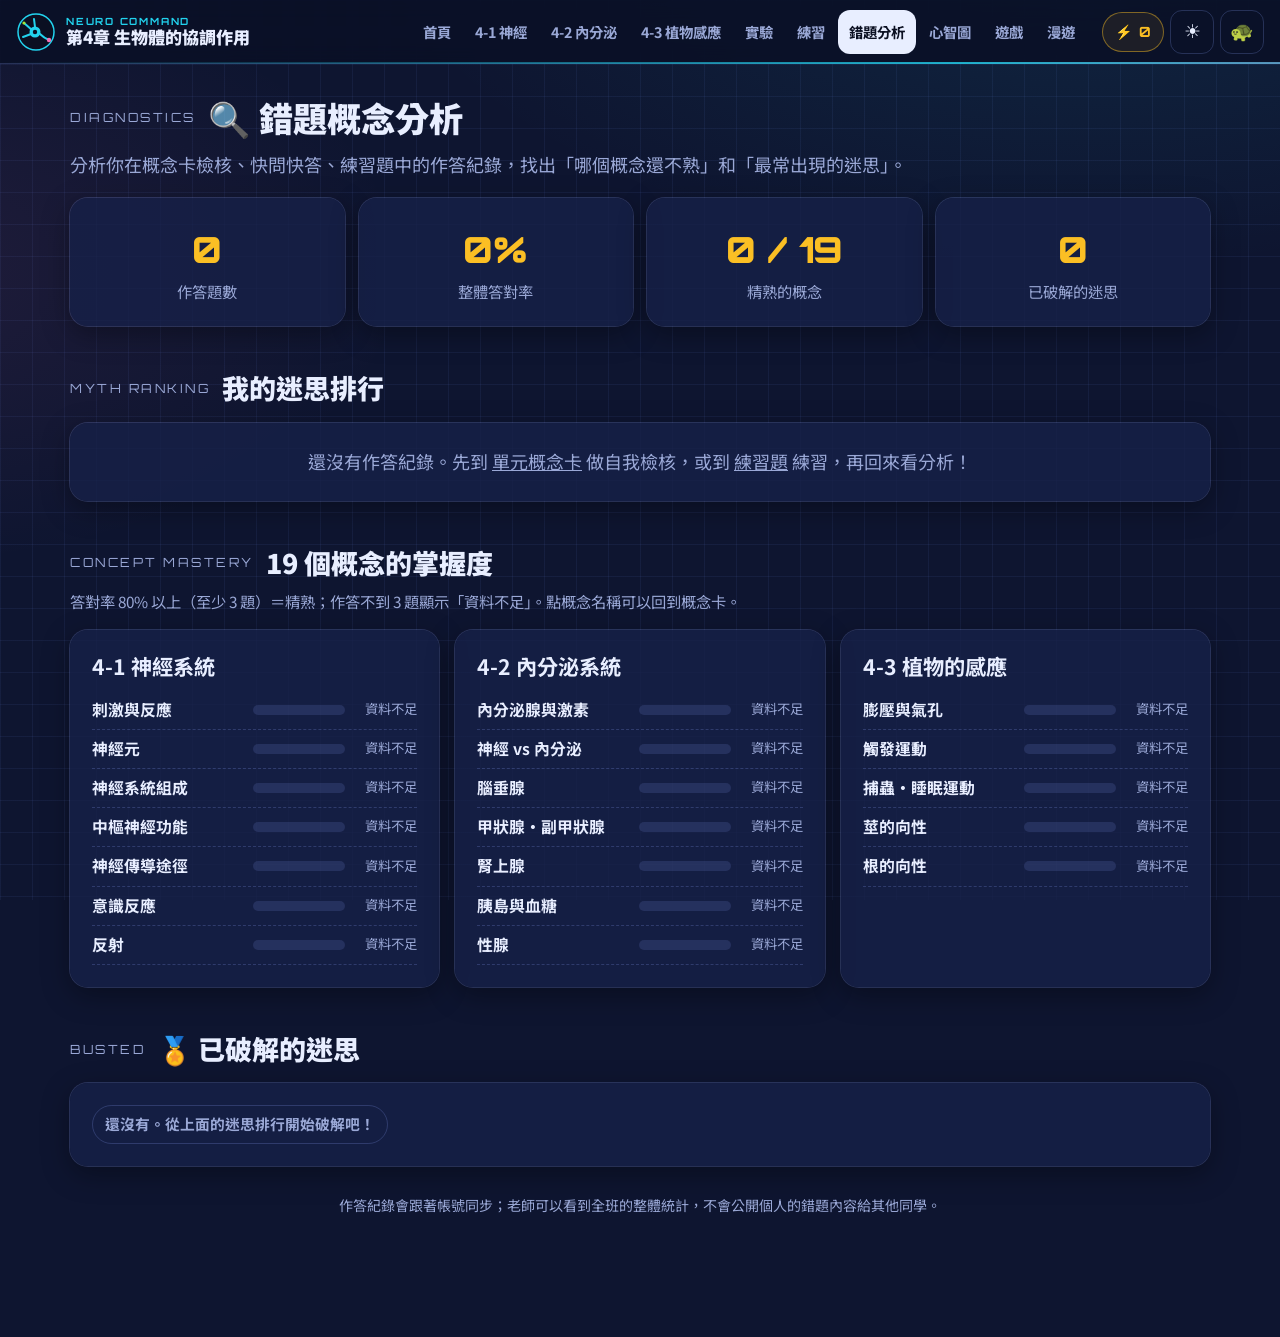
<file: analysis.html>
<!DOCTYPE html>
<html lang="zh-Hant">
<head>
<meta charset="UTF-8">
<meta name="viewport" content="width=device-width, initial-scale=1">
<title>錯題概念分析｜第4章 生物體的協調作用</title>
<link rel="stylesheet" href="css/style.css">
<script src="https://batyunching.github.io/bio/js/account.js" data-chapter="ch4" data-prefix="ch4."></script>
<style>
.stats{ display:grid; grid-template-columns:repeat(auto-fit,minmax(180px,1fr)); gap:14px; }
.stat{ text-align:center; }
.stat .v{ font-family:var(--num); font-size:2rem; font-weight:900; color:var(--c-amber); }
.stat .k{ color:var(--c-muted); font-size:.85rem; }
.cgrid{ display:grid; grid-template-columns:repeat(3,1fr); gap:16px; }
@media (max-width:900px){ .cgrid{ grid-template-columns:1fr; } }
.crow{ display:grid; grid-template-columns:1fr 92px 64px; gap:8px; align-items:center; padding:6px 0; border-bottom:1px dashed var(--c-line); font-size:.88rem; }
.crow a{ text-decoration:none; font-weight:700; }
.crow .progress{ height:10px; }
.crow .pv{ font-family:var(--num); font-size:.74rem; text-align:right; color:var(--c-muted); }
.lv-good .progress > span{ background:var(--c-ok); box-shadow:none; }
.lv-mid .progress > span{ background:var(--c-amber); box-shadow:none; }
.lv-bad .progress > span{ background:var(--c-ng); box-shadow:none; }
.myths{ display:grid; grid-template-columns:repeat(auto-fit,minmax(300px,1fr)); gap:16px; }
.mcard{ border-top:4px solid var(--c-amber); display:flex; flex-direction:column; gap:8px; }
.mcard .rank{ font-family:var(--num); color:var(--c-amber); font-weight:900; font-size:.75rem; letter-spacing:.15em; }
.mcard .wrongidea{ font-size:1.05rem; font-weight:900; }
.mcard .wrongidea::before{ content:"✗ "; color:var(--c-ng); }
.mcard .right::before{ content:"✓ "; color:var(--c-ok); font-weight:900; }
.mcard .acts{ display:flex; gap:8px; flex-wrap:wrap; margin-top:auto; }
.busted{ display:flex; gap:8px; flex-wrap:wrap; }
.busted span{ padding:6px 12px; border-radius:999px; border:1px solid var(--c-ok); color:var(--c-ok); font-size:.82rem; font-weight:700; }
.empty{ text-align:center; color:var(--c-muted); padding:24px; }
</style>
</head>
<body data-page="analysis" data-root="./">
<main class="wrap">
  <div class="sec-title" style="margin-top:6px"><span class="code">DIAGNOSTICS</span><h1 style="margin:0">🔍 錯題概念分析</h1></div>
  <p style="color:var(--c-muted);margin-top:-6px">分析你在概念卡檢核、快問快答、練習題中的作答紀錄，找出「哪個概念還不熟」和「最常出現的迷思」。</p>

  <div class="stats" id="stats"></div>

  <div class="sec-title"><span class="code">MYTH RANKING</span><h2>我的迷思排行</h2></div>
  <div id="mythArea"></div>

  <div class="sec-title"><span class="code">CONCEPT MASTERY</span><h2>19 個概念的掌握度</h2></div>
  <p style="color:var(--c-muted);font-size:.85rem;margin-top:-8px">答對率 80% 以上（至少 3 題）＝精熟；作答不到 3 題顯示「資料不足」。點概念名稱可以回到概念卡。</p>
  <div class="cgrid" id="cgrid"></div>

  <div class="sec-title"><span class="code">BUSTED</span><h2>🏅 已破解的迷思</h2></div>
  <div class="panel"><div class="busted" id="busted"></div></div>

  <div class="footer">作答紀錄會跟著帳號同步；老師可以看到全班的整體統計，不會公開個人的錯題內容給其他同學。</div>
</main>
<script src="js/common.js"></script>
<script src="data/selfcheck.js"></script>
<script src="data/myths.js"></script>
<script src="data/questions.js"></script>
<script src="js/unit.js"></script>
<script>
(function(){
  'use strict';
  var $ = function(id){ return document.getElementById(id); };
  var BANK = CH4.bank();
  var names = {}; CH4.CONCEPTS.forEach(function(c){ names[c.id] = c.t; });

  function render(){
    var ans = CH4.store.get('answers', []), mastery = CH4.store.get('mastery', {}), busted = CH4.store.get('busted', []);
    var n = 0, ok = 0; Object.keys(mastery).forEach(function(k){ n += mastery[k].n; ok += mastery[k].ok; });
    var masteredCnt = CH4.CONCEPTS.filter(function(c){ return CH4.progress.mastered(c.id); }).length;
    $('stats').innerHTML =
      '<div class="panel stat"><div class="v">' + n + '</div><div class="k">作答題數</div></div>' +
      '<div class="panel stat"><div class="v">' + (n ? Math.round(ok / n * 100) : 0) + '%</div><div class="k">整體答對率</div></div>' +
      '<div class="panel stat"><div class="v">' + masteredCnt + ' / 19</div><div class="k">精熟的概念</div></div>' +
      '<div class="panel stat"><div class="v">' + busted.length + '</div><div class="k">已破解的迷思</div></div>';

    // 迷思統計
    var cnt = {};
    ans.forEach(function(a){ if(a.m && MYTHS[a.m]) cnt[a.m] = (cnt[a.m] || 0) + 1; });
    var top = Object.keys(cnt).filter(function(k){ return busted.indexOf(k) < 0; }).sort(function(a, b){ return cnt[b] - cnt[a]; }).slice(0, 3);
    if(!n){
      $('mythArea').innerHTML = '<div class="panel empty">還沒有作答紀錄。先到 <a href="unit4-1.html">單元概念卡</a> 做自我檢核，或到 <a href="quiz.html">練習題</a> 練習，再回來看分析！</div>';
    } else if(!top.length){
      $('mythArea').innerHTML = '<div class="panel empty">目前沒有偵測到迷思 🎉 ' + (busted.length ? '你已經破解了 ' + busted.length + ' 個迷思！' : '繼續保持！') + '<br>多做一些 ★★、★★★ 的題目，分析會更準確。</div>';
    } else {
      $('mythArea').innerHTML = '<div class="myths">' + top.map(function(k, i){
        var M = MYTHS[k], u = M.c.slice(0, 3);
        return '<div class="panel mcard ' + CH4.unitClass(u) + '"><div class="rank">TOP ' + (i + 1) + '　·　出現 ' + cnt[k] + ' 次</div>' +
          '<div class="wrongidea">你可能以為：' + M.t + '</div><div class="right">正確觀念：' + M.r + '</div>' +
          '<div><span class="tag">' + u + ' ' + names[M.c] + '</span></div>' +
          '<div class="acts"><a class="btn ghost" href="' + CH4.UNIT_PAGES[u] + '#' + M.c + '">📘 看概念卡</a><button class="btn" data-bust="' + k + '">🧩 迷思破解（3 題）</button></div></div>';
      }).join('') + '</div>';
      $('mythArea').querySelectorAll('[data-bust]').forEach(function(b){ b.addEventListener('click', function(){ bust(b.getAttribute('data-bust')); }); });
    }

    // 概念掌握度
    $('cgrid').innerHTML = ['4-1','4-2','4-3'].map(function(u){
      return '<div class="panel ' + CH4.unitClass(u) + '"><h3 style="margin-top:0">' + u + ' ' + CH4.UNIT_NAMES[u] + '</h3>' +
        CH4.CONCEPT_CARDS[u].map(function(id){
          var m = mastery[id] || { n:0, ok:0 }, p = m.n ? Math.round(m.ok / m.n * 100) : 0;
          var cls = m.n < 3 ? '' : (p >= 80 ? 'lv-good' : (p >= 50 ? 'lv-mid' : 'lv-bad'));
          return '<div class="crow ' + cls + '"><a href="' + CH4.UNIT_PAGES[u] + '#' + id + '">' + names[id] + '</a><div class="progress"><span style="width:' + (m.n ? p : 0) + '%' + (m.n < 3 ? ';opacity:.35' : '') + '"></span></div><span class="pv">' + (m.n < 3 ? '資料不足' : p + '%') + '</span></div>';
        }).join('') + '</div>';
    }).join('');

    $('busted').innerHTML = busted.length ? busted.map(function(k){ return '<span title="' + MYTHS[k].r + '">✓ ' + MYTHS[k].t + '</span>'; }).join('') : '<span style="border-color:var(--c-line);color:var(--c-muted)">還沒有。從上面的迷思排行開始破解吧！</span>';
  }

  function bust(code){
    var M = MYTHS[code];
    var pool = BANK.filter(function(q){ return Object.keys(q.m).some(function(k){ return q.m[k] === code; }); });
    if(pool.length < 3) pool = pool.concat(CH4.shuffle(BANK.filter(function(q){ return q.c === M.c && pool.indexOf(q) < 0; })).slice(0, 3 - pool.length));
    UNIT.openCheck(M.c, '迷思破解：' + M.t, function(){
      var b = CH4.store.get('busted', []);
      if(b.indexOf(code) < 0){ b.push(code); CH4.store.set('busted', b); CH4.energy.add(10, '破解迷思！'); }
      setTimeout(render, 50);
    }, function(){ location.href = CH4.UNIT_PAGES[M.c.slice(0, 3)] + '#' + M.c; }, {
      pool: pool, unit: M.c.slice(0, 3), src: 'myth',
      passText: '🏅 迷思破解！這個迷思會移到「已破解的迷思」。',
      failText: '還沒破解。看看正確觀念：' + M.r + '。回到概念卡複習後再試一次！',
      reviewText: '📘 回概念卡複習'
    });
  }

  render();
  if(window.BIO_ACCOUNT && BIO_ACCOUNT.ready) BIO_ACCOUNT.ready.then(function(){ setTimeout(render, 300); }, function(){});
})();
</script>
</body>
</html>
</file>
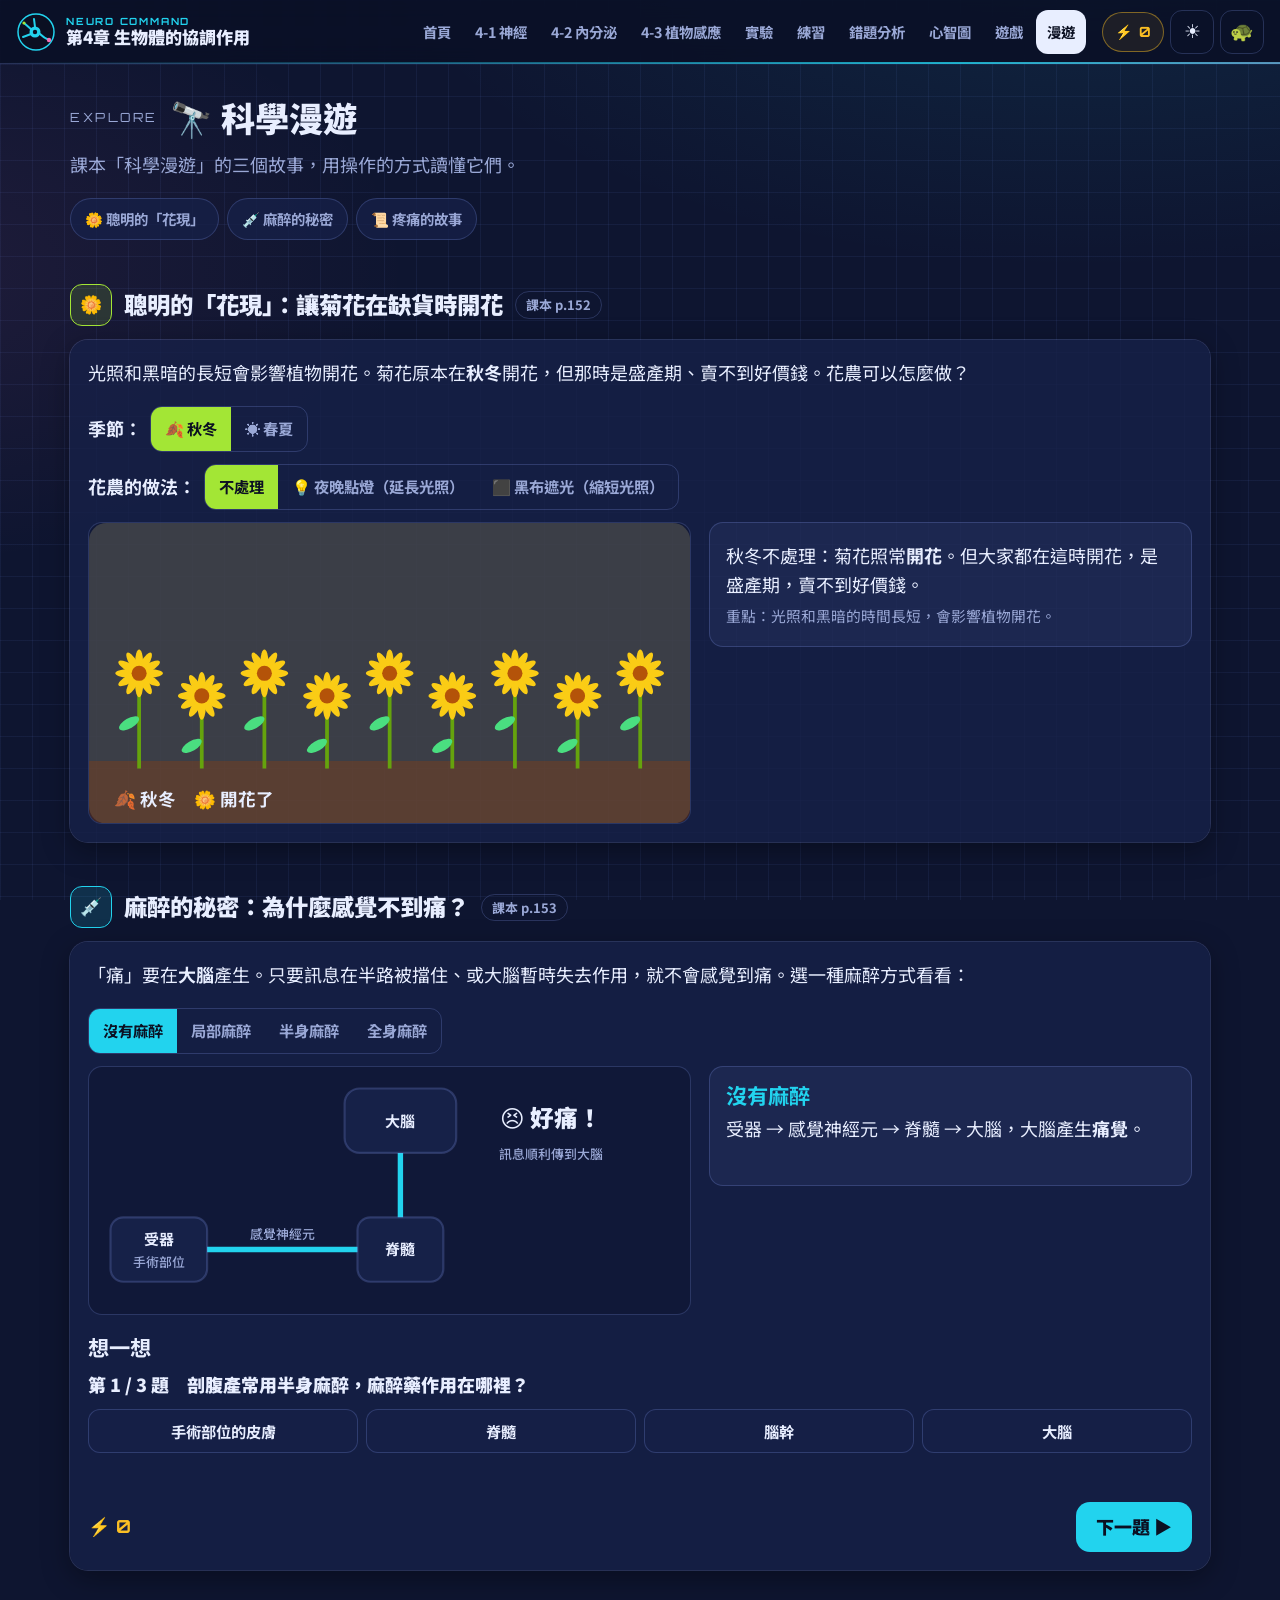
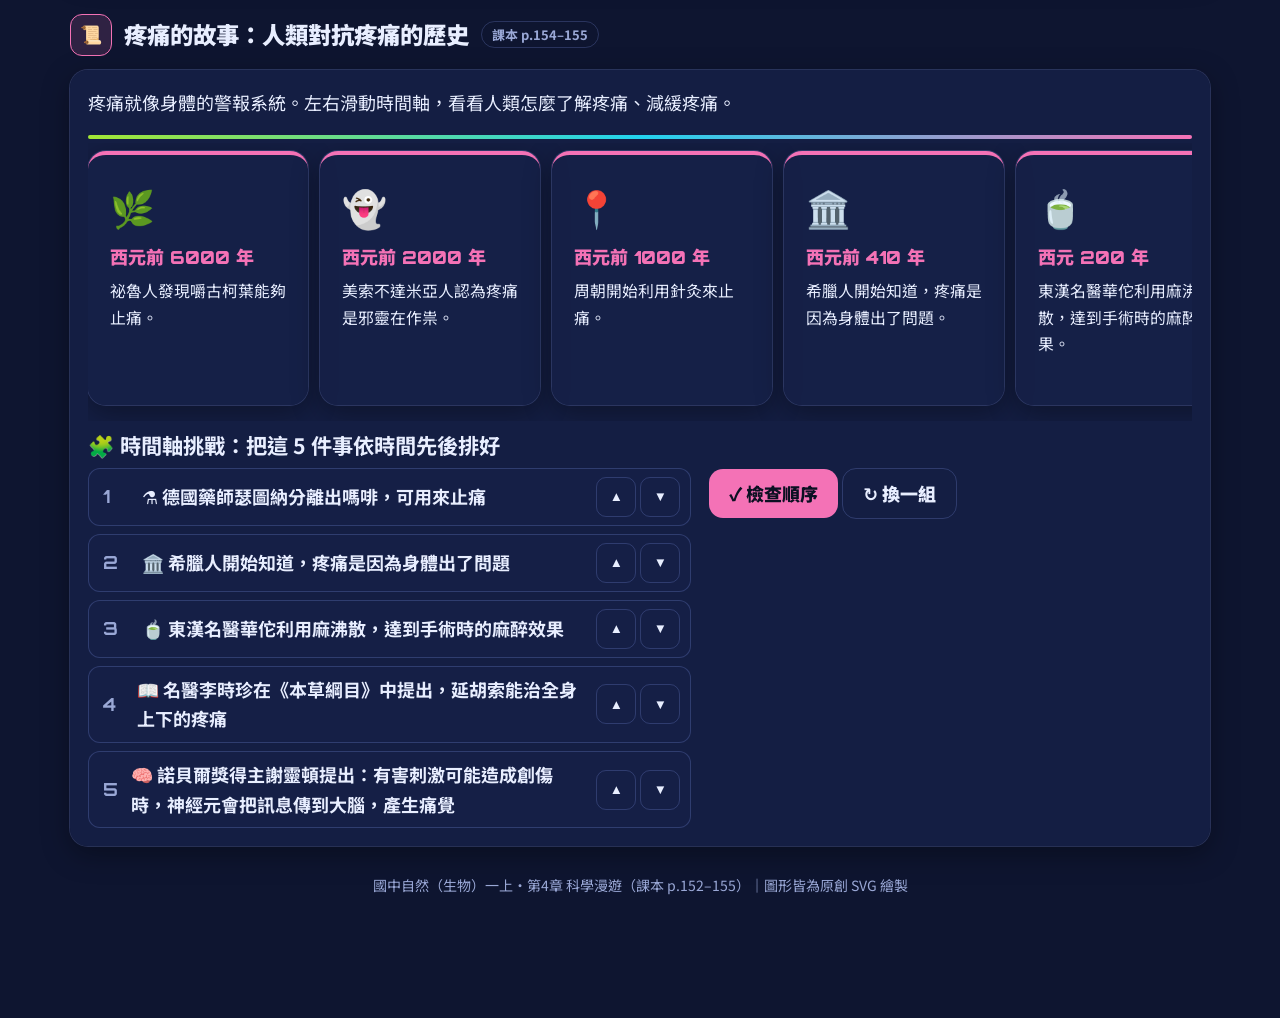
<file: explore.html>
<!DOCTYPE html>
<html lang="zh-Hant">
<head>
<meta charset="UTF-8">
<meta name="viewport" content="width=device-width, initial-scale=1">
<title>科學漫遊｜第4章 生物體的協調作用</title>
<link rel="stylesheet" href="css/style.css">
<script src="https://batyunching.github.io/bio/js/account.js" data-chapter="ch4" data-prefix="ch4."></script>
<style>
.fig .wire{ fill:none; stroke:var(--c-line); stroke-width:5; stroke-linecap:round; }
.fig .wire.on{ stroke:var(--c-neuro); }
.fig .wire.cut{ stroke:var(--c-muted); stroke-dasharray:6 6; }
.fig .node rect{ fill:var(--c-panel-solid); stroke:var(--c-line); stroke-width:2; }
.fig .node.off rect{ opacity:.35; }
.fig .xmark{ stroke:var(--c-ng); stroke-width:5; stroke-linecap:round; }
.tl{ display:flex; gap:12px; overflow-x:auto; padding:8px 4px 16px; scroll-snap-type:x mandatory; }
.tl .ev{ flex:0 0 220px; scroll-snap-align:start; border-top:4px solid var(--c-hormone); display:flex; flex-direction:column; gap:6px; cursor:pointer; }
.tl .ev .yr{ font-family:var(--num); font-weight:900; color:var(--c-hormone); }
html.projector .tl .ev .yr{ color:var(--c-hormone-d); }
.tl .ev .em{ font-size:2rem; }
.tl .ev p{ margin:0; font-size:.88rem; }
.tl-line{ height:4px; border-radius:4px; background:linear-gradient(90deg,var(--c-plant),var(--c-neuro),var(--c-hormone)); margin:4px 0; }
</style>
</head>
<body data-page="explore" data-root="./">
<main class="wrap">
  <div class="sec-title" style="margin-top:6px"><span class="code">EXPLORE</span><h1 style="margin:0">🔭 科學漫遊</h1></div>
  <p style="color:var(--c-muted);margin-top:-6px">課本「科學漫遊」的三個故事，用操作的方式讀懂它們。</p>
  <nav class="toc"><a href="#x1">🌼 聰明的「花現」</a><a href="#x2">💉 麻醉的秘密</a><a href="#x3">📜 疼痛的故事</a></nav>

  <!-- 花現 -->
  <div class="block-title unit-43" id="x1"><span class="num">🌼</span><h2>聰明的「花現」：讓菊花在缺貨時開花</h2><span class="kind">課本 p.152</span></div>
  <div class="panel lab unit-43">
    <p style="margin-top:0">光照和黑暗的長短會影響植物開花。菊花原本在<b>秋冬</b>開花，但那時是盛產期、賣不到好價錢。花農可以怎麼做？</p>
    <div class="bar"><b>季節：</b><div class="seg" id="segSeason"><button data-v="fall" aria-pressed="true">🍂 秋冬</button><button data-v="summer">☀ 春夏</button></div></div>
    <div class="bar"><b>花農的做法：</b><div class="seg" id="segTreat"><button data-v="none" aria-pressed="true">不處理</button><button data-v="lamp">💡 夜晚點燈（延長光照）</button><button data-v="cloth">⬛ 黑布遮光（縮短光照）</button></div></div>
    <div class="grid2">
      <svg class="fig" id="mumFig" viewBox="0 0 480 240" role="img" aria-label="菊花田"></svg>
      <div class="info" id="mumInfo"></div>
    </div>
  </div>

  <!-- 麻醉 -->
  <div class="block-title unit-41" id="x2"><span class="num">💉</span><h2>麻醉的秘密：為什麼感覺不到痛？</h2><span class="kind">課本 p.153</span></div>
  <div class="panel lab unit-41">
    <p style="margin-top:0">「痛」要在<b>大腦</b>產生。只要訊息在半路被擋住、或大腦暫時失去作用，就不會感覺到痛。選一種麻醉方式看看：</p>
    <div class="bar"><div class="seg" id="segAn"><button data-v="none" aria-pressed="true">沒有麻醉</button><button data-v="local">局部麻醉</button><button data-v="half">半身麻醉</button><button data-v="full">全身麻醉</button></div></div>
    <div class="grid2">
      <svg class="fig" id="anFig" viewBox="0 0 560 230" role="img" aria-label="痛覺的神經傳導途徑與麻醉作用的位置">
        <path class="wire" id="aw1" d="M110 170 H250"/>
        <path class="wire" id="aw2" d="M290 140 V80"/>
        <g class="node" id="an1"><rect x="20" y="140" width="90" height="60" rx="12"/><text x="65" y="166" text-anchor="middle" class="lbl">受器</text><text x="65" y="186" text-anchor="middle" class="sml">手術部位</text></g>
        <g class="node" id="an2"><rect x="250" y="140" width="80" height="60" rx="12"/><text x="290" y="175" text-anchor="middle" class="lbl">脊髓</text></g>
        <g class="node" id="an3"><rect x="238" y="20" width="104" height="60" rx="14"/><text x="290" y="56" text-anchor="middle" class="lbl">大腦</text></g>
        <text x="180" y="160" text-anchor="middle" class="sml">感覺神經元</text>
        <g id="xmarks"></g>
        <text id="anOut" x="430" y="56" text-anchor="middle" style="font-size:22px;font-weight:900"></text>
        <text id="anOut2" x="430" y="86" text-anchor="middle" class="sml"></text>
      </svg>
      <div class="info" id="anInfo"></div>
    </div>
    <h3 style="margin:18px 0 8px">想一想</h3>
    <div class="qq" id="anQ"></div>
  </div>

  <!-- 疼痛的故事 -->
  <div class="block-title unit-42" id="x3"><span class="num">📜</span><h2>疼痛的故事：人類對抗疼痛的歷史</h2><span class="kind">課本 p.154–155</span></div>
  <div class="panel lab unit-42">
    <p style="margin-top:0">疼痛就像身體的警報系統。左右滑動時間軸，看看人類怎麼了解疼痛、減緩疼痛。</p>
    <div class="tl-line"></div>
    <div class="tl" id="tl"></div>
    <h3 style="margin:10px 0 8px">🧩 時間軸挑戰：把這 5 件事依時間先後排好</h3>
    <div class="grid2">
      <ul class="sortlist" id="tlSort"></ul>
      <div><button class="btn" id="tlCheck">✓ 檢查順序</button> <button class="btn ghost" id="tlNew">↻ 換一組</button><div class="feedback" id="tlFb"></div></div>
    </div>
  </div>

  <div class="footer">國中自然（生物）一上・第4章 科學漫遊（課本 p.152–155）｜圖形皆為原創 SVG 繪製</div>
</main>
<script src="js/common.js"></script>
<script src="js/unit.js"></script>
<script>
(function(){
  'use strict';
  var $ = function(id){ return document.getElementById(id); };

  /* ===== 花現 ===== */
  var season = 'fall', treat = 'none';
  function mum(){
    var bloom = (season === 'fall' && treat !== 'lamp') || (season === 'summer' && treat === 'cloth');
    var s = '<rect width="480" height="240" rx="14" fill="' + (season === 'fall' ? '#FDE68A' : '#BBF7D0') + '" fill-opacity=".18"/>';
    s += '<rect x="0" y="190" width="480" height="50" fill="#92400E" opacity=".35"/>';
    for(var i = 0; i < 9; i++){
      var x = 40 + i * 50, y = 120 + (i % 2) * 18;
      s += '<path d="M' + x + ' 196 V' + y + '" stroke="#65A30D" stroke-width="3"/><ellipse cx="' + (x - 8) + '" cy="' + (y + 40) + '" rx="9" ry="4" fill="#4ADE80" transform="rotate(-30 ' + (x - 8) + ' ' + (y + 40) + ')"/>';
      if(bloom){
        for(var p = 0; p < 12; p++) s += '<ellipse class="flower" cx="' + x + '" cy="' + (y - 9) + '" rx="3.2" ry="10" fill="#FACC15" transform="rotate(' + (p * 30) + ' ' + x + ' ' + y + ')"/>';
        s += '<circle cx="' + x + '" cy="' + y + '" r="6" fill="#B45309"/>';
      } else s += '<ellipse cx="' + x + '" cy="' + (y - 4) + '" rx="6" ry="8" fill="#65A30D" stroke="#3F6212"/>';
    }
    if(treat === 'lamp') for(var k = 0; k < 3; k++){ var lx = 80 + k * 160; s += '<line x1="' + lx + '" y1="10" x2="' + lx + '" y2="40" stroke="var(--c-muted)" stroke-width="2"/><circle cx="' + lx + '" cy="46" r="10" fill="#FDE047"/><path d="M' + (lx - 30) + ' 70 L' + lx + ' 56 L' + (lx + 30) + ' 70" stroke="#FDE047" stroke-width="2" fill="none" opacity=".7"/>'; }
    if(treat === 'cloth') s += '<path d="M10 70 Q240 20 470 70 V110 H10Z" fill="#0F172A" opacity=".75"/><text x="240" y="80" text-anchor="middle" style="fill:#E2E8F0;font-weight:700;font-size:14px">黑布遮光</text>';
    s += '<text x="20" y="226" class="lbl" style="fill:var(--c-text)">' + (season === 'fall' ? '🍂 秋冬' : '☀ 春夏') + '　' + (bloom ? '🌼 開花了' : '🌱 只有花苞，沒開花') + '</text>';
    $('mumFig').innerHTML = s;
    var txt;
    if(season === 'fall' && treat === 'none') txt = '秋冬不處理：菊花照常<b>開花</b>。但大家都在這時開花，是盛產期，賣不到好價錢。';
    else if(season === 'fall' && treat === 'lamp') txt = '秋冬夜晚<b>點燈延長光照</b>：菊花被「騙」了，<b>不開花</b>。花農把開花時間延後到缺貨的時候。（彰化田尾的花農就是這樣做）';
    else if(season === 'fall' && treat === 'cloth') txt = '秋冬本來就會開花，用黑布遮光一樣會<b>開花</b>，沒有特別的好處。';
    else if(season === 'summer' && treat === 'none') txt = '春夏不處理：菊花<b>不開花</b>，所以這時市場上菊花缺貨。';
    else if(season === 'summer' && treat === 'lamp') txt = '春夏再點燈延長光照，菊花還是<b>不開花</b>。';
    else txt = '春夏用<b>黑布遮光、縮短光照</b>：菊花以為秋冬到了而<b>開花</b>！這時是缺貨期，菊花能賣到較好的價錢。🎉';
    $('mumInfo').innerHTML = '<p>' + txt + '</p><p class="note" style="font-size:.82rem;color:var(--c-muted)">重點：光照和黑暗的時間長短，會影響植物開花。</p>';
    if(season === 'summer' && treat === 'cloth') UNIT.rewardOnce('ex-mum', 5, '找到讓菊花春夏開花的方法');
  }
  UNIT.seg($('segSeason'), function(v){ season = v; mum(); });
  UNIT.seg($('segTreat'), function(v){ treat = v; mum(); });
  mum();

  /* ===== 麻醉 ===== */
  var AN = {
    none:  { x:[], out:'😣 好痛！', out2:'訊息順利傳到大腦', info:'<h3>沒有麻醉</h3><p>受器 → 感覺神經元 → 脊髓 → 大腦，大腦產生<b>痛覺</b>。</p>' },
    local: { x:[[180,170]], out:'😌 不痛', out2:'訊息在感覺神經元被阻斷', info:'<h3>局部麻醉</h3><p>麻醉藥注射在手術部位，作用在<b>感覺神經元</b>，阻斷訊息傳導，訊息到不了大腦，所以不痛。人是清醒的。</p><p>例：<b>拔牙</b>、外科小手術。</p>' },
    half:  { x:[[290,110]], out:'😌 下半身不痛', out2:'訊息無法經脊髓上傳', info:'<h3>半身麻醉</h3><p>麻醉藥注射在脊椎骨的骨縫間，作用在<b>脊髓</b>：下半身的訊息無法經脊髓傳到大腦，所以不會痛。人是清醒的。</p><p>例：泌尿系統手術、<b>剖腹產</b>。</p>' },
    full:  { x:[[290,110],[290,50]], out:'😴 失去意識', out2:'中樞神經系統暫停作用', info:'<h3>全身麻醉</h3><p>吸入麻醉氣體或靜脈注射，作用在<b>中樞神經系統</b>：病人失去意識、身體無法動彈，也不會感覺疼痛。</p><p>例：頭頸部、胸部等大手術。</p>' }
  };
  function an(v){
    var a = AN[v];
    $('xmarks').innerHTML = a.x.map(function(p){ return '<path class="xmark" d="M' + (p[0] - 14) + ' ' + (p[1] - 14) + ' L' + (p[0] + 14) + ' ' + (p[1] + 14) + ' M' + (p[0] + 14) + ' ' + (p[1] - 14) + ' L' + (p[0] - 14) + ' ' + (p[1] + 14) + '"/>'; }).join('');
    $('aw1').setAttribute('class', 'wire ' + (v === 'local' ? 'cut' : 'on'));
    $('aw2').setAttribute('class', 'wire ' + (v === 'none' ? 'on' : 'cut'));
    $('an3').setAttribute('class', 'node' + (v === 'full' ? ' off' : ''));
    $('an2').setAttribute('class', 'node' + (v === 'full' || v === 'half' ? ' off' : ''));
    $('anOut').textContent = a.out; $('anOut2').textContent = a.out2;
    $('anInfo').innerHTML = a.info;
  }
  UNIT.seg($('segAn'), an); an('none');
  UNIT.quickQuiz($('anQ'), [
    { c:'4-1-c5', q:'局部麻醉藥主要作用在哪裡？', o:['感覺神經元','運動神經元','大腦','小腦'], a:0, e:'阻斷感覺神經元的訊息傳導，訊息到不了大腦。' },
    { c:'4-1-c4', q:'剖腹產常用半身麻醉，麻醉藥作用在哪裡？', o:['脊髓','大腦','腦幹','手術部位的皮膚'], a:0, e:'下半身的訊息無法經脊髓傳到大腦。' },
    { c:'4-1-c7', q:'為什麼麻醉後就感覺不到痛？', o:['痛覺在大腦產生，訊息到不了大腦或大腦暫停作用','麻醉讓受器消失','麻醉讓脊髓產生不痛的感覺','麻醉讓傷口立刻癒合'], a:0, e:'所有感覺都在大腦產生。' }
  ], 3);

  /* ===== 疼痛的故事 ===== */
  var EV = [
    { y:-6000, yr:'西元前 6000 年', em:'🌿', t:'祕魯人發現嚼古柯葉能夠止痛。' },
    { y:-2000, yr:'西元前 2000 年', em:'👻', t:'美索不達米亞人認為疼痛是邪靈在作祟。' },
    { y:-1000, yr:'西元前 1000 年', em:'📍', t:'周朝開始利用針灸來止痛。' },
    { y:-410,  yr:'西元前 410 年',  em:'🏛️', t:'希臘人開始知道，疼痛是因為身體出了問題。' },
    { y:200,   yr:'西元 200 年',    em:'🍵', t:'東漢名醫華佗利用麻沸散，達到手術時的麻醉效果。' },
    { y:1578,  yr:'西元 1578 年',   em:'📖', t:'名醫李時珍在《本草綱目》中提出，延胡索能治全身上下的疼痛。' },
    { y:1805,  yr:'西元 1805 年',   em:'⚗️', t:'德國藥師瑟圖納分離出嗎啡，可用來止痛。' },
    { y:1897,  yr:'西元 1897 年',   em:'💊', t:'化學家霍夫曼合成了阿斯匹靈，可用來止痛。' },
    { y:1906,  yr:'西元 1906 年',   em:'🧠', t:'諾貝爾獎得主謝靈頓提出：有害刺激可能造成創傷時，神經元會把訊息傳到大腦，產生痛覺。' },
    { y:1973,  yr:'西元 1973 年',   em:'🔬', t:'珀特和斯奈德發現人腦中有能和嗎啡結合的受器，使嗎啡能發揮止痛作用。' }
  ];
  $('tl').innerHTML = EV.map(function(e){ return '<div class="panel ev"><span class="em">' + e.em + '</span><span class="yr">' + e.yr + '</span><p>' + e.t + '</p></div>'; }).join('');
  var set = [];
  function newSet(){
    set = CH4.shuffle(EV).slice(0, 5);
    $('tlSort').innerHTML = set.map(function(e){ return '<li data-y="' + e.y + '"><span class="n"></span>' + e.em + ' ' + e.t.replace(/。$/, '') + '<span class="mv"><button data-mv="up" aria-label="上移">▲</button><button data-mv="down" aria-label="下移">▼</button></span></li>'; }).join('');
    UNIT.sortable($('tlSort'), function(){ $('tlFb').textContent = ''; });
    $('tlFb').textContent = '';
  }
  $('tlNew').addEventListener('click', newSet);
  $('tlCheck').addEventListener('click', function(){
    var lis = Array.prototype.slice.call($('tlSort').children), ys = lis.map(function(li){ return +li.getAttribute('data-y'); });
    var sorted = ys.slice().sort(function(a, b){ return a - b; }), ok = 0;
    lis.forEach(function(li, i){ var g = ys[i] === sorted[i]; li.classList.toggle('ok', g); li.classList.toggle('ng', !g); if(g) ok++; });
    if(ok === lis.length){ $('tlFb').className = 'feedback ok'; $('tlFb').textContent = '✓ 順序全對！' + lis.map(function(li){ return EV.filter(function(e){ return e.y === +li.getAttribute('data-y'); })[0].yr; }).join(' → '); UNIT.rewardOnce('ex-tl', 5, '時間軸挑戰成功'); }
    else { $('tlFb').className = 'feedback ng'; $('tlFb').textContent = '有 ' + (lis.length - ok) + ' 件事位置不對，看看上面的時間軸再試試。'; }
  });
  newSet();
})();
</script>
</body>
</html>
</file>
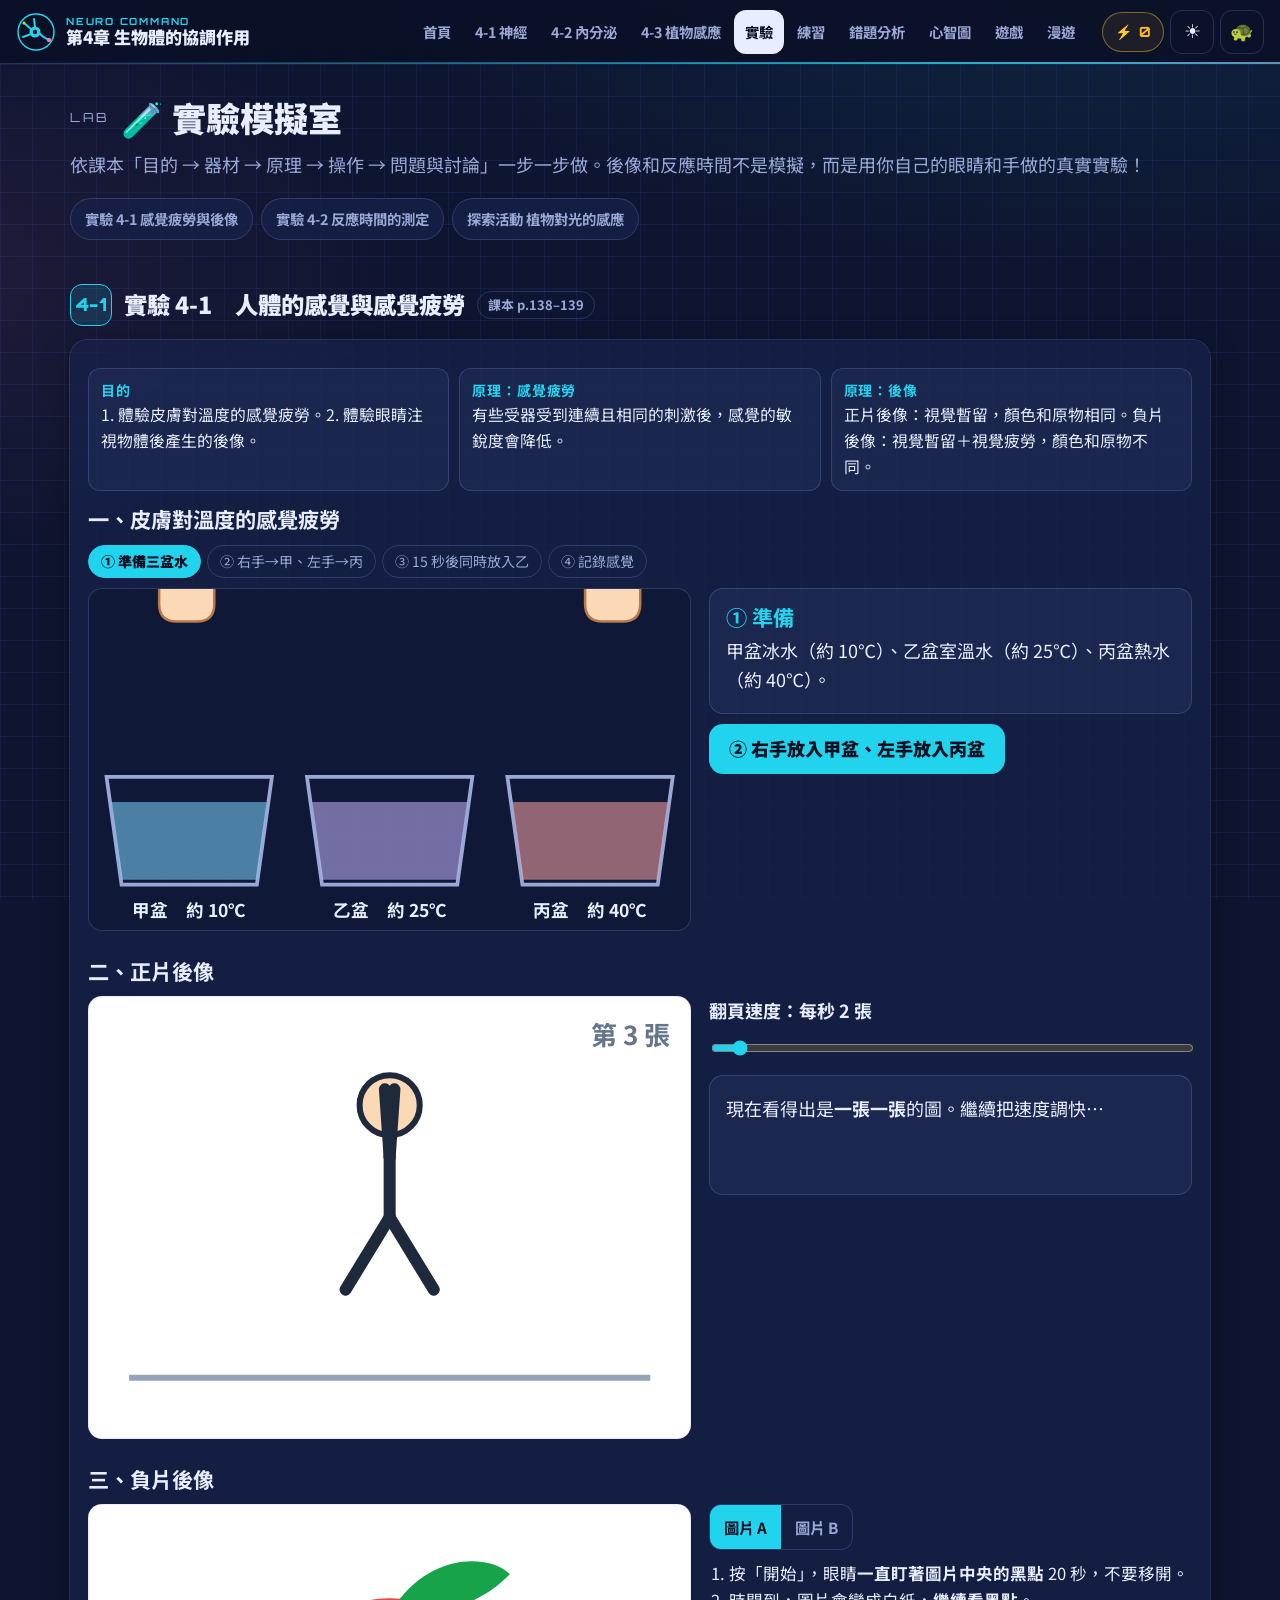
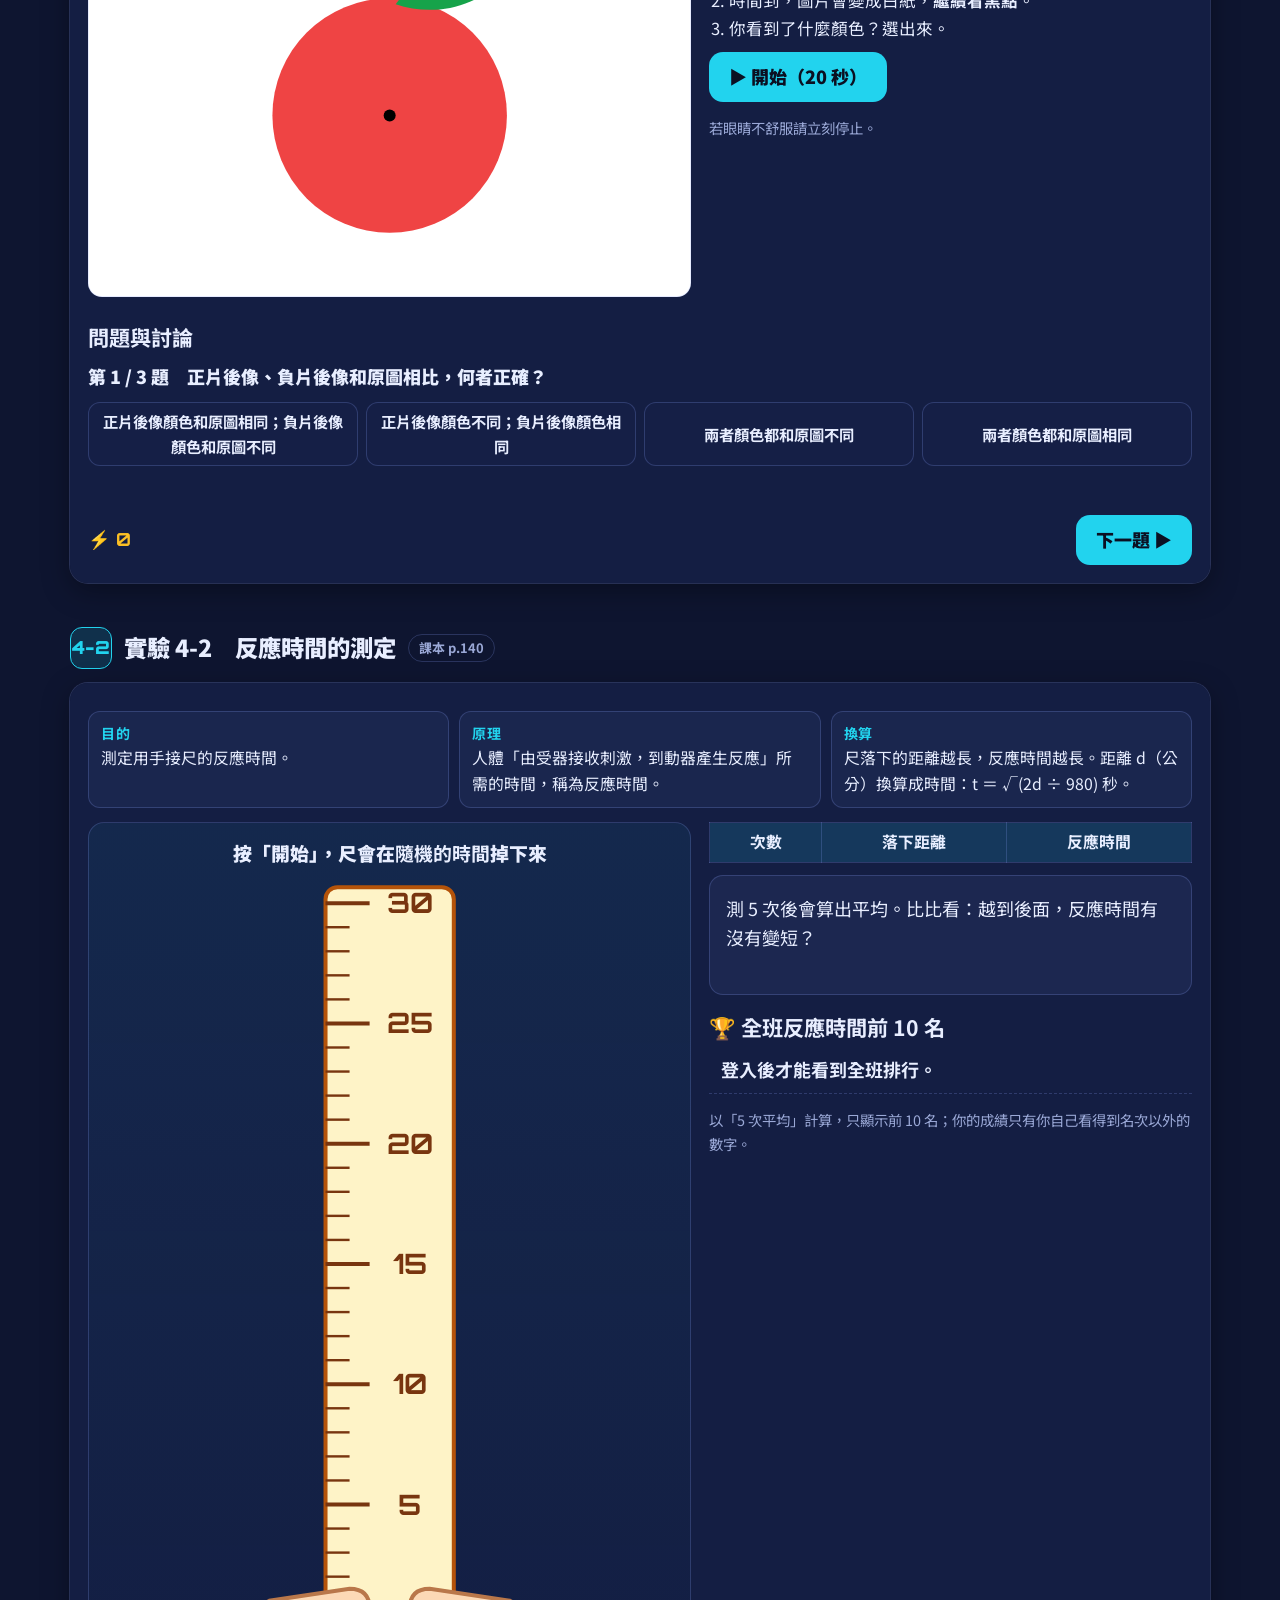
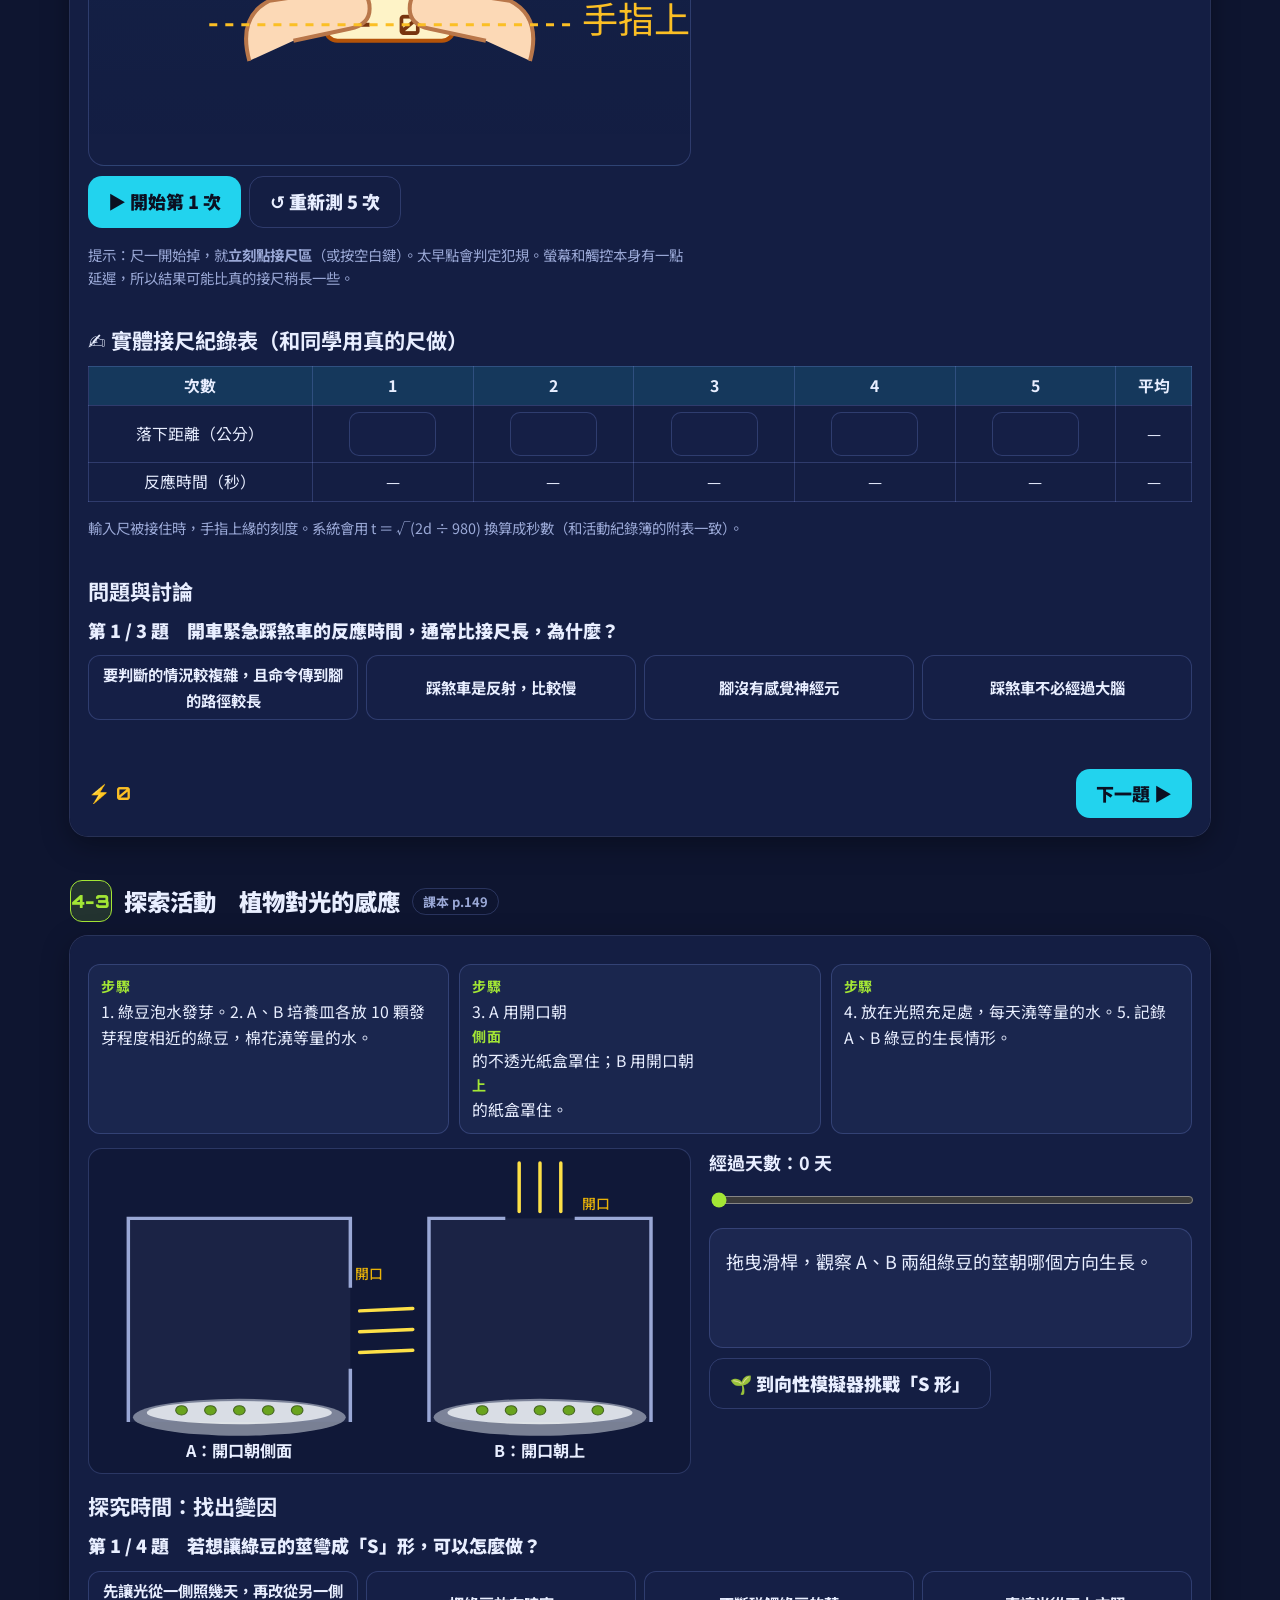
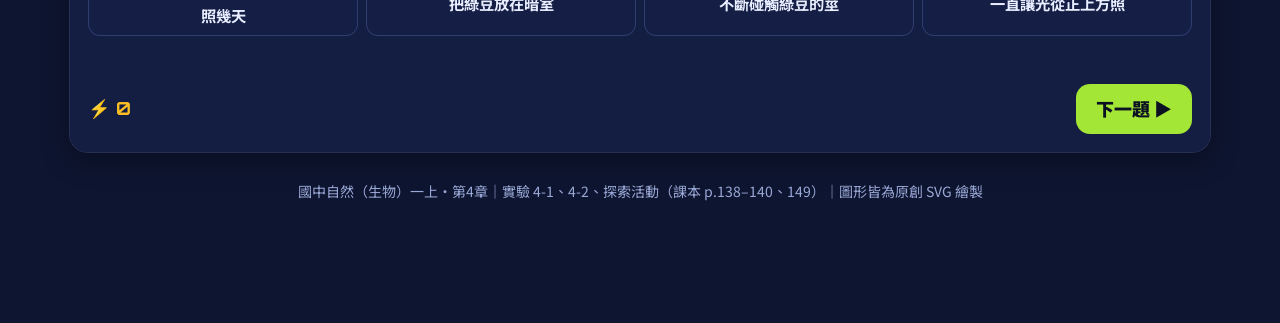
<file: lab.html>
<!DOCTYPE html>
<html lang="zh-Hant">
<head>
<meta charset="UTF-8">
<meta name="viewport" content="width=device-width, initial-scale=1">
<title>實驗模擬室｜第4章 生物體的協調作用</title>
<link rel="stylesheet" href="css/style.css">
<script src="https://batyunching.github.io/bio/js/account.js" data-chapter="ch4" data-prefix="ch4."></script>
<style>
.exp-head{ display:flex; gap:10px; align-items:center; flex-wrap:wrap; }
.exp-meta{ display:grid; grid-template-columns:repeat(auto-fit,minmax(220px,1fr)); gap:10px; margin:10px 0 14px; font-size:.88rem; }
.exp-meta div{ padding:10px 12px; border-radius:12px; border:1px solid var(--c-line); background:rgba(140,165,255,.06); }
.exp-meta b{ color:var(--u); display:block; font-size:.78rem; letter-spacing:.06em; }
html.projector .exp-meta b{ color:var(--u-d); }
.steps-bar{ display:flex; gap:6px; flex-wrap:wrap; margin-bottom:10px; }
.steps-bar span{ padding:4px 12px; border-radius:999px; border:1px solid var(--c-line); font-size:.78rem; color:var(--c-muted); }
.steps-bar span.on{ background:var(--u); color:#0B1022; border-color:var(--u); font-weight:900; }
html.projector .steps-bar span.on{ color:#fff; }
.water{ transition:fill .4s; }
.hand{ transition:transform .9s ease; }
.pick{ display:flex; gap:6px; flex-wrap:wrap; align-items:center; margin:6px 0; }
.whitebox{ background:#fff; border-radius:14px; border:1px solid var(--c-line); display:block; width:100%; height:auto; }
.countdown{ font-family:var(--num); font-size:2rem; font-weight:900; color:var(--c-amber); text-align:center; }
/* 接尺 */
.ruler-stage{ position:relative; background:linear-gradient(180deg, rgba(34,211,238,.06), transparent); border-radius:16px; border:1px solid var(--c-line); user-select:none; touch-action:manipulation; cursor:pointer; }
.ruler-stage svg{ display:block; width:100%; height:auto; }
.ruler-stage .msg{ position:absolute; left:0; right:0; top:14px; text-align:center; font-weight:900; font-size:1.05rem; pointer-events:none; }
.trials{ width:100%; border-collapse:collapse; font-size:.88rem; }
.trials th, .trials td{ border:1px solid var(--c-line); padding:6px 8px; text-align:center; }
.trials th{ background:var(--u-l); }
.board{ list-style:none; margin:0; padding:0; counter-reset:r; }
.board li{ display:flex; align-items:center; gap:10px; padding:8px 12px; border-bottom:1px dashed var(--c-line); font-weight:700; }
.board li .rk{ font-family:var(--num); width:2.2em; color:var(--c-amber); }
.board li .tm{ margin-left:auto; font-family:var(--num); }
.board li.me{ background:var(--u-l); border-radius:10px; }
.phys{ overflow-x:auto; }
.phys input{ width:5.5em; min-height:44px; font:inherit; padding:4px 8px; border-radius:10px; border:1px solid var(--c-line); background:var(--c-panel); color:var(--c-text); text-align:center; }
.note{ font-size:.8rem; color:var(--c-muted); }
</style>
</head>
<body data-page="lab" data-root="./">
<main class="wrap">
  <div class="sec-title" style="margin-top:6px"><span class="code">LAB</span><h1 style="margin:0">🧪 實驗模擬室</h1></div>
  <p style="color:var(--c-muted);margin-top:-6px">依課本「目的 → 器材 → 原理 → 操作 → 問題與討論」一步一步做。後像和反應時間不是模擬，而是用你自己的眼睛和手做的真實實驗！</p>
  <nav class="toc"><a href="#e1">實驗 4-1 感覺疲勞與後像</a><a href="#e2">實驗 4-2 反應時間的測定</a><a href="#e3">探索活動 植物對光的感應</a></nav>

  <!-- ================= 實驗 4-1 ================= -->
  <div class="block-title unit-41" id="e1"><span class="num">4-1</span><h2>實驗 4-1　人體的感覺與感覺疲勞</h2><span class="kind">課本 p.138–139</span></div>
  <div class="panel lab unit-41">
    <div class="exp-meta">
      <div><b>目的</b>1. 體驗皮膚對溫度的感覺疲勞。2. 體驗眼睛注視物體後產生的後像。</div>
      <div><b>原理：感覺疲勞</b>有些受器受到連續且相同的刺激後，感覺的敏銳度會降低。</div>
      <div><b>原理：後像</b>正片後像：視覺暫留，顏色和原物相同。負片後像：視覺暫留＋視覺疲勞，顏色和原物不同。</div>
    </div>

    <h3>一、皮膚對溫度的感覺疲勞</h3>
    <div class="steps-bar" id="tSteps"><span class="on">① 準備三盆水</span><span>② 右手→甲、左手→丙</span><span>③ 15 秒後同時放入乙</span><span>④ 記錄感覺</span></div>
    <div class="grid2">
      <svg class="fig" id="tempFig" viewBox="0 0 480 272" role="img" aria-label="甲、乙、丙三盆水與兩隻手">
        <g id="basins"></g>
        <g class="hand" id="handR" style="transform:translate(70px,-10px)"><path d="M0 0 v62 q0 14 14 14 h16 q14 0 14 -14 v-38 q0 -6 -6 -6 q-6 0 -6 6 v-6 q0 -6 -6 -6 q-6 0 -6 6 v-4 q0 -6 -6 -6 q-6 0 -6 6 v-10 q0 -6 -6 -6 q-6 0 -6 6z" fill="#FCD9B6" stroke="#B9774A" stroke-width="2" transform="translate(-14 -40)"/><text x="8" y="-48" text-anchor="middle" class="sml">右手</text></g>
        <g class="hand" id="handL" style="transform:translate(410px,-10px)"><path d="M0 0 v62 q0 14 14 14 h16 q14 0 14 -14 v-38 q0 -6 -6 -6 q-6 0 -6 6 v-6 q0 -6 -6 -6 q-6 0 -6 6 v-4 q0 -6 -6 -6 q-6 0 -6 6 v-10 q0 -6 -6 -6 q-6 0 -6 6z" fill="#FCD9B6" stroke="#B9774A" stroke-width="2" transform="translate(-14 -40) scale(-1 1) translate(-44 0)"/><text x="8" y="-48" text-anchor="middle" class="sml">左手</text></g>
      </svg>
      <div>
        <div id="tPanel"></div>
      </div>
    </div>

    <h3 style="margin-top:26px">二、正片後像</h3>
    <div class="grid2">
      <svg class="whitebox" id="flip" viewBox="0 0 300 220" role="img" aria-label="翻頁動畫：小人跳躍"></svg>
      <div>
        <label for="fps" style="font-weight:700">翻頁速度：每秒 <span id="fpsV">2</span> 張</label>
        <input type="range" id="fps" min="1" max="24" value="2">
        <div class="info" id="flipInfo"><p>就像快速翻動活動紀錄簿右下角的圖片。把速度慢慢調快，看看一張一張的圖什麼時候會「連成動作」？</p></div>
      </div>
    </div>

    <h3 style="margin-top:26px">三、負片後像</h3>
    <div class="grid2">
      <div>
        <svg class="whitebox" id="after" viewBox="0 0 400 260" role="img" aria-label="負片後像實驗圖片"></svg>
        <div class="countdown" id="afterCd"></div>
      </div>
      <div>
        <div class="seg" id="segImg" style="margin-bottom:10px"><button data-v="A" aria-pressed="true">圖片 A</button><button data-v="B">圖片 B</button></div>
        <ol style="margin:0 0 10px;padding-left:1.2em;font-size:.92rem">
          <li>按「開始」，眼睛<b>一直盯著圖片中央的黑點</b> 20 秒，不要移開。</li>
          <li>時間到，圖片會變成白紙，<b>繼續看黑點</b>。</li>
          <li>你看到了什麼顏色？選出來。</li>
        </ol>
        <button class="btn" id="afterGo">▶ 開始（20 秒）</button>
        <div id="afterQ" style="margin-top:12px"></div>
        <p class="note">若眼睛不舒服請立刻停止。</p>
      </div>
    </div>

    <h3 style="margin-top:26px">問題與討論</h3>
    <div class="qq" id="disc1"></div>
  </div>

  <!-- ================= 實驗 4-2 ================= -->
  <div class="block-title unit-41" id="e2"><span class="num">4-2</span><h2>實驗 4-2　反應時間的測定</h2><span class="kind">課本 p.140</span></div>
  <div class="panel lab unit-41">
    <div class="exp-meta">
      <div><b>目的</b>測定用手接尺的反應時間。</div>
      <div><b>原理</b>人體「由受器接收刺激，到動器產生反應」所需的時間，稱為反應時間。</div>
      <div><b>換算</b>尺落下的距離越長，反應時間越長。距離 d（公分）換算成時間：t ＝ √(2d ÷ 980) 秒。</div>
    </div>
    <div class="grid2">
      <div>
        <div class="ruler-stage" id="stage" tabindex="0" role="button" aria-label="接尺區：尺開始掉落時，立刻點這裡或按空白鍵">
          <div class="msg" id="rMsg">按「開始」，尺會在<b>隨機的時間</b>掉下來</div>
          <svg viewBox="0 0 300 470" aria-hidden="true">
            <g id="ruler"></g>
            <!-- 手指 -->
            <g id="fingers">
              <path d="M80 418 q-6 -22 10 -30 l40 -6 q10 0 10 10 q0 8 -10 10 l-28 6" fill="#FCD9B6" stroke="#B9774A" stroke-width="2"/>
              <path d="M220 418 q6 -22 -10 -30 l-40 -6 q-10 0 -10 10 q0 8 10 10 l28 6" fill="#FCD9B6" stroke="#B9774A" stroke-width="2"/>
            </g>
            <line x1="60" y1="400" x2="240" y2="400" stroke="var(--c-amber)" stroke-width="1.5" stroke-dasharray="4 4"/>
            <text x="246" y="404" class="sml" style="fill:var(--c-amber)">手指上緣</text>
          </svg>
        </div>
        <div style="display:flex;gap:8px;flex-wrap:wrap;margin-top:10px">
          <button class="btn" id="rStart">▶ 開始第 1 次</button>
          <button class="btn ghost" id="rReset">↺ 重新測 5 次</button>
        </div>
        <p class="note">提示：尺一開始掉，就<b>立刻點接尺區</b>（或按空白鍵）。太早點會判定犯規。螢幕和觸控本身有一點延遲，所以結果可能比真的接尺稍長一些。</p>
      </div>
      <div>
        <table class="trials" id="trials"><tr><th>次數</th><th>落下距離</th><th>反應時間</th></tr></table>
        <div class="info" id="rInfo" style="margin-top:12px"><p>測 5 次後會算出平均。比比看：越到後面，反應時間有沒有變短？</p></div>
        <h3 style="margin:18px 0 6px">🏆 全班反應時間前 10 名</h3>
        <ol class="board" id="board"><li>載入中…</li></ol>
        <p class="note" id="boardNote">以「5 次平均」計算，只顯示前 10 名；你的成績只有你自己看得到名次以外的數字。</p>
      </div>
    </div>

    <h3 style="margin-top:22px">✍️ 實體接尺紀錄表（和同學用真的尺做）</h3>
    <div class="phys" id="phys"></div>

    <h3 style="margin-top:22px">問題與討論</h3>
    <div class="qq" id="disc2"></div>
  </div>

  <!-- ================= 探索活動 ================= -->
  <div class="block-title unit-43" id="e3"><span class="num">4-3</span><h2>探索活動　植物對光的感應</h2><span class="kind">課本 p.149</span></div>
  <div class="panel lab unit-43">
    <div class="exp-meta">
      <div><b>步驟</b>1. 綠豆泡水發芽。2. A、B 培養皿各放 10 顆發芽程度相近的綠豆，棉花澆等量的水。</div>
      <div><b>步驟</b>3. A 用開口朝<b>側面</b>的不透光紙盒罩住；B 用開口朝<b>上</b>的紙盒罩住。</div>
      <div><b>步驟</b>4. 放在光照充足處，每天澆等量的水。5. 記錄 A、B 綠豆的生長情形。</div>
    </div>
    <div class="grid2">
      <svg class="fig" id="beanFig" viewBox="0 0 520 280" role="img" aria-label="A、B 兩組綠豆幼苗在不同開口方向的紙盒中生長"></svg>
      <div>
        <label for="beanDay" style="font-weight:700">經過天數：<span id="beanDayV">0</span> 天</label>
        <input type="range" id="beanDay" min="0" max="5" value="0">
        <div class="info" id="beanInfo"><p>拖曳滑桿，觀察 A、B 兩組綠豆的莖朝哪個方向生長。</p></div>
        <p style="margin-top:10px"><a class="btn ghost" href="unit4-3.html#a4" style="--u:var(--c-plant)">🌱 到向性模擬器挑戰「S 形」</a></p>
      </div>
    </div>
    <h3 style="margin-top:18px">探究時間：找出變因</h3>
    <div class="qq" id="disc3"></div>
  </div>

  <div class="footer">國中自然（生物）一上・第4章｜實驗 4-1、4-2、探索活動（課本 p.138–140、149）｜圖形皆為原創 SVG 繪製</div>
</main>
<script src="js/common.js"></script>
<script src="js/unit.js"></script>
<script>
(function(){
  'use strict';
  var $ = function(id){ return document.getElementById(id); };
  var NS = 'http://www.w3.org/2000/svg';
  function el(tag, attrs, parent){ var e = document.createElementNS(NS, tag); for(var k in attrs) e.setAttribute(k, attrs[k]); if(parent) parent.appendChild(e); return e; }
  var labDone = CH4.store.get('labDone', {});
  function markDone(k, why){ if(!labDone[k]){ labDone[k] = 1; CH4.store.set('labDone', labDone); CH4.energy.add(10, why); } }

  /* ================= 一、溫度感覺疲勞 ================= */
  var B = [ { k:'甲', t:'約 10℃', x:80, c:'#7DD3FC' }, { k:'乙', t:'約 25℃', x:240, c:'#C4B5FD' }, { k:'丙', t:'約 40℃', x:400, c:'#FCA5A5' } ];
  B.forEach(function(b){
    var g = el('g', {}, $('basins'));
    el('path', { d:'M' + (b.x - 66) + ' 150 L' + (b.x - 54) + ' 236 L' + (b.x + 54) + ' 236 L' + (b.x + 66) + ' 150 Z', fill:'none', stroke:'var(--c-muted)', 'stroke-width':3 }, g);
    el('path', { class:'water', d:'M' + (b.x - 62) + ' 170 L' + (b.x - 54) + ' 232 L' + (b.x + 54) + ' 232 L' + (b.x + 62) + ' 170 Z', fill:b.c, 'fill-opacity':.55 }, g);
    var t = el('text', { x:b.x, y:262, 'text-anchor':'middle', class:'lbl' }, g); t.textContent = b.k + '盆　' + b.t;
  });
  var tStage = 0;
  function tStep(n){ tStage = n; $('tSteps').querySelectorAll('span').forEach(function(s, i){ s.classList.toggle('on', i === n); }); }
  function hand(id, x, y){ $(id).style.transform = 'translate(' + x + 'px,' + y + 'px)'; }
  function tRender(){
    var P = $('tPanel');
    if(tStage === 0){
      P.innerHTML = '<div class="info"><h3>① 準備</h3><p>甲盆冰水（約 10℃）、乙盆室溫水（約 25℃）、丙盆熱水（約 40℃）。</p></div><button class="btn" id="tGo1" style="margin-top:10px">② 右手放入甲盆、左手放入丙盆</button>';
      $('tGo1').addEventListener('click', function(){ hand('handR', 80, 150); hand('handL', 400, 150); tStep(1); tRender(); });
    } else if(tStage === 1){
      P.innerHTML = '<div class="info"><h3>② 浸泡中…</h3><p>右手泡冰水、左手泡熱水，要泡 15 秒。</p><div class="countdown" id="tCd">15</div></div><button class="btn ghost" id="tSkip" style="margin-top:10px">⏩ 快轉</button>';
      var s = 15, timer = setInterval(function(){ s--; if($('tCd')) $('tCd').textContent = s; if(s <= 0){ clearInterval(timer); next(); } }, 1000);
      function next(){ clearInterval(timer); hand('handR', 214, 150); hand('handL', 266, 150); tStep(2); tRender(); }
      $('tSkip').addEventListener('click', next);
    } else if(tStage === 2){
      P.innerHTML = '<div class="info"><h3>③ 兩手同時放入乙盆（室溫水）</h3><p>先預測：這時候兩隻手會有什麼感覺？</p>' +
        '<div class="pick"><b>右手（剛泡冰水）：</b><span class="opts" data-h="R"><button class="chip-btn" data-v="冷">冷</button><button class="chip-btn" data-v="熱">熱</button><button class="chip-btn" data-v="同">不冷不熱</button></span></div>' +
        '<div class="pick"><b>左手（剛泡熱水）：</b><span class="opts" data-h="L"><button class="chip-btn" data-v="冷">冷</button><button class="chip-btn" data-v="熱">熱</button><button class="chip-btn" data-v="同">不冷不熱</button></span></div></div>' +
        '<button class="btn" id="tCheck" style="margin-top:10px" disabled>④ 看結果</button>';
      var pick = {};
      P.querySelectorAll('.opts').forEach(function(o){
        o.querySelectorAll('button').forEach(function(b){ b.addEventListener('click', function(){ o.querySelectorAll('button').forEach(function(x){ x.classList.remove('ok'); }); b.classList.add('ok'); pick[o.getAttribute('data-h')] = b.getAttribute('data-v'); $('tCheck').disabled = !(pick.R && pick.L); }); });
      });
      $('tCheck').addEventListener('click', function(){
        var right = pick.R === '熱' && pick.L === '冷';
        tStep(3);
        P.innerHTML = '<div class="info"><h3>④ 結果：右手覺得「熱」，左手覺得「冷」</h3>' +
          '<p>' + (right ? '✓ 你預測對了！' : '你的預測：右手「' + (pick.R === '同' ? '不冷不熱' : pick.R) + '」、左手「' + (pick.L === '同' ? '不冷不熱' : pick.L) + '」。和結果不一樣，想想看為什麼？') + '</p>' +
          '<p>同一盆 25℃ 的水，兩手感覺卻相反！右手泡過冰水，對「冷」的感覺疲勞了，所以覺得乙盆比較熱；左手泡過熱水，對「熱」的感覺疲勞，所以覺得乙盆比較冷。</p>' +
          '<p><b>推論：</b>皮膚的受器受到連續相同的刺激後，敏銳度會降低（感覺疲勞），所以人對溫度的感覺是「相對的」。</p></div>' +
          '<button class="btn ghost" id="tAgain" style="margin-top:10px">↺ 再做一次</button>';
        $('tAgain').addEventListener('click', function(){ hand('handR', 70, -10); hand('handL', 410, -10); tStep(0); tRender(); });
        markDone('temp', '完成溫度感覺疲勞實驗');
      });
    }
  }
  tRender();

  /* ================= 二、正片後像（翻頁動畫） ================= */
  var frames = [0, 1, 2, 3, 2, 1];
  function figure(k){ // k: 0 蹲 → 3 跳到最高
    var y = 150 - k * 22, arm = -30 - k * 32, leg = 8 + k * 7;
    return '<line x1="20" y1="190" x2="280" y2="190" stroke="#94A3B8" stroke-width="3"/>' +
      '<g stroke="#1E293B" stroke-width="6" stroke-linecap="round" fill="none">' +
      '<circle cx="150" cy="' + (y - 52) + '" r="15" fill="#FCD9B6" stroke-width="3"/>' +
      '<line x1="150" y1="' + (y - 36) + '" x2="150" y2="' + (y + 4) + '"/>' +
      '<line x1="150" y1="' + (y - 26) + '" x2="' + (150 - 34 * Math.cos(arm * Math.PI / 180)) + '" y2="' + (y - 26 + 34 * Math.sin(arm * Math.PI / 180)) + '"/>' +
      '<line x1="150" y1="' + (y - 26) + '" x2="' + (150 + 34 * Math.cos(arm * Math.PI / 180)) + '" y2="' + (y - 26 + 34 * Math.sin(arm * Math.PI / 180)) + '"/>' +
      '<line x1="150" y1="' + (y + 4) + '" x2="' + (150 - leg) + '" y2="' + Math.min(188, y + 40) + '"/>' +
      '<line x1="150" y1="' + (y + 4) + '" x2="' + (150 + leg) + '" y2="' + Math.min(188, y + 40) + '"/></g>' +
      '<text x="290" y="24" text-anchor="end" style="font:700 13px var(--font);fill:#64748B">第 ' + (frames.indexOf(k) + 1) + ' 張</text>';
  }
  var fi = 0, fTimer = null;
  function flipTick(){ $('flip').innerHTML = figure(frames[fi % frames.length]); fi++; }
  function setFps(v){
    $('fpsV').textContent = v; clearInterval(fTimer); fTimer = setInterval(flipTick, 1000 / v);
    $('flipInfo').innerHTML = v < 8 ? '<p>現在看得出是<b>一張一張</b>的圖。繼續把速度調快…</p>'
      : '<p>變成<b>連續的跳躍動作</b>了！每張圖的影像在眼中會短暫停留（<b>視覺暫留</b>），前一張還沒消失下一張就來了，這就是<b>正片後像</b>，顏色和原圖相同。卡通、電影也是這個原理。</p>';
    if(v >= 12) markDone('flip', '觀察正片後像');
  }
  $('fps').addEventListener('input', function(){ setFps(+this.value); });
  flipTick(); setFps(2);

  /* ================= 三、負片後像 ================= */
  var IMG = {
    A: { svg:'<rect width="400" height="260" fill="#fff"/><circle cx="200" cy="140" r="78" fill="#EF4444"/><path d="M204 66 C230 30 268 34 280 46 C256 70 228 74 204 66Z" fill="#16A34A"/><circle cx="200" cy="140" r="4" fill="#000"/>',
         q:'紅色蘋果的位置，看起來是什麼顏色？', o:['青綠色（藍綠色）','紅色','黃色','黑色'], a:0, e:'紅色的負片後像是它的互補色——青綠色；綠色葉子則會變成粉紅（洋紅）色。' },
    B: { svg:'<rect width="400" height="260" fill="#1D4ED8"/><path d="M200 50 L222 112 L288 112 L234 150 L254 214 L200 176 L146 214 L166 150 L112 112 L178 112 Z" fill="#FACC15"/><circle cx="200" cy="140" r="4" fill="#000"/>',
         q:'黃色星星的位置，看起來是什麼顏色？', o:['藍色','黃色','紅色','綠色'], a:0, e:'黃色的負片後像是藍色；藍色背景則變成淡黃色。顏色和原圖不同，就是負片後像。' }
  };
  var imgK = 'A', aTimer = null;
  function showImg(){ $('after').innerHTML = IMG[imgK].svg; $('afterQ').innerHTML = ''; $('afterCd').textContent = ''; }
  UNIT.seg($('segImg'), function(v){ imgK = v; clearInterval(aTimer); showImg(); $('afterGo').disabled = false; });
  showImg();
  $('afterGo').addEventListener('click', function(){
    showImg(); $('afterGo').disabled = true;
    var s = 20; $('afterCd').textContent = '盯著黑點… ' + s;
    aTimer = setInterval(function(){
      s--; $('afterCd').textContent = s > 0 ? '盯著黑點… ' + s : '';
      if(s <= 0){
        clearInterval(aTimer);
        $('after').innerHTML = '<rect width="400" height="260" fill="#fff"/><circle cx="200" cy="140" r="4" fill="#000"/>';
        $('afterCd').textContent = '繼續看黑點！';
        var Q = IMG[imgK];
        $('afterQ').innerHTML = '<p style="font-weight:900;margin:0 0 6px">' + Q.q + '</p><div class="pick">' + Q.o.map(function(t, k){ return '<button class="chip-btn" data-k="' + k + '">' + t + '</button>'; }).join('') + '</div><div class="feedback" id="afFb"></div>';
        var done = false;
        $('afterQ').querySelectorAll('[data-k]').forEach(function(b){ b.addEventListener('click', function(){
          if(done) return; done = true; var ok = +b.getAttribute('data-k') === Q.a;
          b.classList.add(ok ? 'ok' : 'ng'); if(!ok) $('afterQ').querySelector('[data-k="' + Q.a + '"]').classList.add('ok');
          $('afFb').className = 'feedback ' + (ok ? 'ok' : ''); $('afFb').textContent = (ok ? '✓ 你看到了！' : '大部分人會看到正確答案標示的顏色。') + Q.e;
          $('afterGo').disabled = false; $('afterGo').textContent = '▶ 再看一次（20 秒）'; markDone('after' + imgK, '觀察負片後像');
        }); });
      }
    }, 1000);
  });

  UNIT.quickQuiz($('disc1'), [
    { c:'4-1-c1', q:'雙手放入乙盆後，左右手感覺不同。可以得到什麼推論？', o:['受器受到連續相同的刺激後，敏銳度會降低','左右手的受器種類不同','乙盆的水溫在一直改變','冷熱的感覺在手上產生'], a:0, e:'這就是感覺疲勞。' },
    { c:'4-1-c1', q:'用手放在別人額頭判斷是否發燒，結果一定準確嗎？', o:['不一定，手原本的溫度和感覺疲勞會影響判斷','一定準確','只有在冬天才準確','只要閉上眼睛就準確'], a:0, e:'感覺是相對的，最好用溫度計測量。' },
    { c:'4-1-c1', q:'正片後像、負片後像和原圖相比，何者正確？', o:['正片後像顏色和原圖相同；負片後像顏色和原圖不同','兩者顏色都和原圖相同','兩者顏色都和原圖不同','正片後像顏色不同；負片後像顏色相同'], a:0, e:'正片後像：視覺暫留；負片後像：視覺暫留＋視覺疲勞。' }
  ], 3);

  /* ================= 實驗 4-2 反應時間 ================= */
  var PX = 12, ZERO = 400; // 每公分 12 px；0 公分對齊手指上緣
  (function drawRuler(){
    var g = $('ruler');
    el('rect', { x:118, y:ZERO - 30 * PX - 8, width:64, height:30 * PX + 16, rx:6, fill:'#FEF3C7', stroke:'#B45309', 'stroke-width':2 }, g);
    for(var c = 0; c <= 30; c++){
      var y = ZERO - c * PX;
      el('line', { x1:118, x2: 118 + (c % 5 ? 12 : 22), y1:y, y2:y, stroke:'#78350F', 'stroke-width': c % 5 ? 1.2 : 2 }, g);
      if(c % 5 === 0){ var t = el('text', { x:160, y:y + 5, 'text-anchor':'middle', style:'font:700 14px var(--num);fill:#78350F' }, g); t.textContent = c; }
    }
  })();
  var state = 'idle', t0 = 0, raf = null, dropTimer = null, trials = [], best = CH4.store.get('reactionBest', null);
  function setRuler(cm){ $('ruler').setAttribute('transform', 'translate(0 ' + (cm * PX) + ')'); }
  function tFromD(d){ return Math.sqrt(2 * d / 980); }
  function startTrial(){
    if(trials.length >= 5) return;
    state = 'wait'; setRuler(0); $('rStart').disabled = true;
    $('rMsg').innerHTML = '專心看尺……（' + (trials.length + 1) + ' / 5）';
    dropTimer = setTimeout(function(){
      state = 'fall'; t0 = performance.now(); $('rMsg').innerHTML = '';
      (function fall(now){
        var t = (now - t0) / 1000, d = 490 * t * t;
        setRuler(Math.min(d, 38));
        if(d > 30){ state = 'idle'; $('rMsg').innerHTML = '😵 尺掉到地上了！（超過 30 公分）這次不算，再試一次。'; $('rStart').disabled = false; return; }
        if(state === 'fall') raf = requestAnimationFrame(fall);
      })(t0);
    }, 1200 + Math.random() * 2600);
  }
  function catchIt(){
    if(state === 'wait'){ clearTimeout(dropTimer); state = 'idle'; $('rMsg').innerHTML = '⛔ 太早了！要<b>看到尺開始掉</b>才接。這次不算。'; $('rStart').disabled = false; return; }
    if(state !== 'fall') return;
    state = 'idle'; cancelAnimationFrame(raf);
    var t = (performance.now() - t0) / 1000, d = 490 * t * t;
    if(d > 30){ setRuler(38); $('rMsg').innerHTML = '😵 尺掉到地上了！（超過 30 公分）這次不算，再試一次。'; $('rStart').disabled = false; return; }
    setRuler(d);
    trials.push({ d:d, t:t });
    $('rMsg').innerHTML = '接住了！落下 <b>' + d.toFixed(1) + '</b> 公分 → 反應時間 <b>' + t.toFixed(3) + '</b> 秒';
    renderTrials();
    $('rStart').disabled = trials.length >= 5;
    $('rStart').textContent = trials.length >= 5 ? '已完成 5 次' : '▶ 開始第 ' + (trials.length + 1) + ' 次';
    if(trials.length === 5) finishSet();
  }
  function renderTrials(){
    var rows = trials.map(function(r, i){ return '<tr><td>第 ' + (i + 1) + ' 次</td><td>' + r.d.toFixed(1) + ' 公分</td><td>' + r.t.toFixed(3) + ' 秒</td></tr>'; }).join('');
    if(trials.length === 5){
      var ad = trials.reduce(function(s, r){ return s + r.d; }, 0) / 5, at = trials.reduce(function(s, r){ return s + r.t; }, 0) / 5;
      rows += '<tr style="font-weight:900"><td>平均</td><td>' + ad.toFixed(1) + ' 公分</td><td>' + at.toFixed(3) + ' 秒</td></tr>';
    }
    $('trials').innerHTML = '<tr><th>次數</th><th>落下距離</th><th>反應時間</th></tr>' + rows;
  }
  function finishSet(){
    var at = trials.reduce(function(s, r){ return s + r.t; }, 0) / 5;
    var first2 = (trials[0].t + trials[1].t) / 2, last2 = (trials[3].t + trials[4].t) / 2;
    $('rInfo').innerHTML = '<p>5 次平均反應時間：<b class="score">' + at.toFixed(3) + ' 秒</b></p>' +
      '<p>' + (last2 < first2 ? '後兩次比前兩次快，練習後反應時間<b>縮短</b>了！因為越來越熟練、注意力更集中。' : '後兩次沒有比較快。可以休息一下再測一次，比比看。') + '</p>' +
      '<p class="note">神經傳導途徑：眼內受器 → 感覺神經元 → 大腦 → 脊髓 → 運動神經元 → 手指肌肉（意識反應）</p>';
    markDone('ruler', '完成 5 次接尺');
    if(best === null || at < best){ best = at; CH4.store.set('reactionBest', +at.toFixed(3)); submit(at); }
    else loadBoard();
    if(at < 0.18 && UNIT.rewardOnce('badge-flash', 10)) CH4.toast('🏅 獲得徽章：閃電反射（平均 0.18 秒內）');
  }
  $('rStart').addEventListener('click', function(e){ e.stopPropagation(); startTrial(); });
  $('rReset').addEventListener('click', function(e){ e.stopPropagation(); clearTimeout(dropTimer); cancelAnimationFrame(raf); state = 'idle'; trials = []; setRuler(0); renderTrials(); $('rStart').disabled = false; $('rStart').textContent = '▶ 開始第 1 次'; $('rMsg').innerHTML = '按「開始」，尺會在<b>隨機的時間</b>掉下來'; });
  $('stage').addEventListener('pointerdown', function(e){ e.preventDefault(); catchIt(); });
  document.addEventListener('keydown', function(e){ if(e.code === 'Space' && (state === 'fall' || state === 'wait')){ e.preventDefault(); catchIt(); } });

  /* 排行榜（Firebase：leaderboards/ch4-reaction/{班級}/{班級-座號}） */
  function acct(){ return window.BIO_ACCOUNT && BIO_ACCOUNT.sid && window.firebase && firebase.database ? BIO_ACCOUNT : null; }
  function boardRef(){ var a = acct(); return a ? firebase.database().ref('leaderboards/ch4-reaction/' + a.sid.split('-')[0]) : null; }
  function submit(at){
    var r = boardRef(), a = acct();
    if(!r){ loadBoard(); return; }
    r.child(a.sid).get().then(function(s){
      var v = s.val();
      if(!v || at < v.t) return r.child(a.sid).set({ t: +at.toFixed(3), at: firebase.database.ServerValue.TIMESTAMP });
    }).then(loadBoard, function(e){ console.warn(e); loadBoard('rules'); });
  }
  function loadBoard(err){
    var r = boardRef(), me = acct();
    if(!r){
      $('board').innerHTML = '<li>登入後才能看到全班排行。' + (best ? '你的最佳平均：' + best.toFixed(3) + ' 秒' : '') + '</li>'; return;
    }
    r.orderByChild('t').limitToFirst(10).get().then(function(s){
      var list = []; s.forEach(function(c){ list.push({ sid:c.key, t:c.val().t }); });
      if(!list.length){ $('board').innerHTML = '<li>還沒有人上榜，快來當第一名！</li>'; return; }
      $('board').innerHTML = list.map(function(x, i){
        var seat = parseInt(x.sid.split('-')[1], 10);
        return '<li class="' + (me && x.sid === me.sid ? 'me' : '') + '"><span class="rk">#' + (i + 1) + '</span>' + seat + ' 號' + (me && x.sid === me.sid ? '（你）' : '') + '<span class="tm">' + x.t.toFixed(3) + ' 秒</span></li>';
      }).join('');
      var inTop = me && list.some(function(x){ return x.sid === me.sid; });
      $('boardNote').textContent = '以 5 次平均計算，只顯示前 10 名。' + (best && !inTop ? '你的最佳平均：' + best.toFixed(3) + ' 秒，繼續加油！' : '');
    }, function(){
      $('board').innerHTML = '<li>排行榜暫時無法讀取（老師需要更新資料庫規則）。' + (best ? '你的最佳平均：' + best.toFixed(3) + ' 秒' : '') + '</li>';
    });
  }
  if(window.BIO_ACCOUNT && BIO_ACCOUNT.ready) BIO_ACCOUNT.ready.then(function(){ loadBoard(); }, function(){ loadBoard(); }); else loadBoard();

  /* 實體接尺紀錄表 */
  $('phys').innerHTML = '<table class="trials"><tr><th>次數</th><th>1</th><th>2</th><th>3</th><th>4</th><th>5</th><th>平均</th></tr>' +
    '<tr><td>落下距離（公分）</td>' + [0,1,2,3,4].map(function(i){ return '<td><input type="number" min="0" max="45" step="0.5" inputmode="decimal" data-i="' + i + '" aria-label="第' + (i + 1) + '次落下距離"></td>'; }).join('') + '<td id="pAvgD">—</td></tr>' +
    '<tr><td>反應時間（秒）</td>' + [0,1,2,3,4].map(function(i){ return '<td id="pT' + i + '">—</td>'; }).join('') + '<td id="pAvgT">—</td></tr></table>' +
    '<p class="note">輸入尺被接住時，手指上緣的刻度。系統會用 t ＝ √(2d ÷ 980) 換算成秒數（和活動紀錄簿的附表一致）。</p>';
  $('phys').querySelectorAll('input').forEach(function(inp){
    inp.addEventListener('input', function(){
      var ds = [], ts = [];
      $('phys').querySelectorAll('input').forEach(function(x){ var i = +x.getAttribute('data-i'), d = parseFloat(x.value); if(d >= 0){ var t = tFromD(d); $('pT' + i).textContent = t.toFixed(2); ds.push(d); ts.push(t); } else $('pT' + i).textContent = '—'; });
      $('pAvgD').textContent = ds.length ? (ds.reduce(function(a, b){ return a + b; }, 0) / ds.length).toFixed(1) : '—';
      $('pAvgT').textContent = ts.length ? (ts.reduce(function(a, b){ return a + b; }, 0) / ts.length).toFixed(2) : '—';
    });
  });

  UNIT.quickQuiz($('disc2'), [
    { c:'4-1-c6', q:'用手接尺的神經傳導途徑，何者正確？', o:['眼內受器→感覺神經元→大腦→脊髓→運動神經元→手指肌肉','手指皮膚受器→感覺神經元→脊髓→運動神經元→手指肌肉','眼內受器→運動神經元→大腦→感覺神經元→手指肌肉','眼內受器→感覺神經元→腦幹→運動神經元→手指肌肉'], a:0, e:'接尺要看到並判斷，經過大腦，是意識反應。' },
    { c:'4-1-c6', q:'接尺多次後，能不能縮短接尺的反應時間？', o:['能，練習後越來越熟練、注意力集中','不能，反應時間是天生固定的','不能，練習只會讓手變累','能，因為接尺變成了反射'], a:0, e:'練習可以縮短反應時間，但接尺仍是經過大腦的意識反應。' },
    { c:'4-1-c6', q:'開車緊急踩煞車的反應時間，通常比接尺長，為什麼？', o:['要判斷的情況較複雜，且命令傳到腳的路徑較長','踩煞車是反射，比較慢','腳沒有感覺神經元','踩煞車不必經過大腦'], a:0, e:'判斷路況需要時間，命令傳到腿部的距離也比手長。' }
  ], 3);

  /* ================= 探索活動：綠豆 ================= */
  function beans(day){
    var s = '<rect x="0" y="0" width="520" height="280" fill="transparent"/>';
    [[130, 'A', 'side'], [390, 'B', 'up']].forEach(function(g){
      var x = g[0];
      s += '<ellipse cx="' + x + '" cy="232" rx="92" ry="16" fill="#E2E8F0" opacity=".5"/><ellipse cx="' + x + '" cy="228" rx="80" ry="10" fill="#F8FAFC" opacity=".8"/>';
      // 綠豆苗
      for(var i = 0; i < 5; i++){
        var bx = x - 50 + i * 25, h = day * 24, bend = g[2] === 'side' ? day * 9 : 0;
        if(day > 0){
          s += '<path d="M' + bx + ' 226 Q' + bx + ' ' + (226 - h * 0.6) + ' ' + (bx + bend) + ' ' + (226 - h) + '" stroke="#65A30D" stroke-width="3" fill="none"/>';
          s += '<ellipse cx="' + (bx + bend) + '" cy="' + (226 - h) + '" rx="6" ry="3.5" fill="#4ADE80" transform="rotate(' + (bend * 2) + ' ' + (bx + bend) + ' ' + (226 - h) + ')"/>';
        }
        s += '<ellipse cx="' + bx + '" cy="226" rx="5" ry="4" fill="#65A30D" stroke="#3F6212"/>';
      }
      // 紙盒（半透明表示）
      if(g[2] === 'side'){
        s += '<path d="M' + (x - 96) + ' 236 V60 H' + (x + 96) + ' V120 M' + (x + 96) + ' 190 V236" stroke="var(--c-muted)" stroke-width="3" fill="none"/>';
        s += '<rect x="' + (x - 96) + '" y="60" width="192" height="176" fill="var(--c-muted)" opacity=".08"/>';
        for(var r = 0; r < 3; r++) s += '<line x1="' + (x + 150) + '" y1="' + (138 + r * 18) + '" x2="' + (x + 104) + '" y2="' + (140 + r * 18) + '" stroke="#FDE047" stroke-width="3" stroke-linecap="round"/>';
        s += '<text x="' + (x + 100) + '" y="112" class="sml" style="fill:#EAB308">開口</text>';
      } else {
        s += '<path d="M' + (x - 96) + ' 236 V60 H' + (x - 30) + ' M' + (x + 30) + ' 60 H' + (x + 96) + ' V236" stroke="var(--c-muted)" stroke-width="3" fill="none"/>';
        s += '<rect x="' + (x - 96) + '" y="60" width="192" height="176" fill="var(--c-muted)" opacity=".08"/>';
        for(var r2 = 0; r2 < 3; r2++) s += '<line x1="' + (x - 18 + r2 * 18) + '" y1="12" x2="' + (x - 18 + r2 * 18) + '" y2="54" stroke="#FDE047" stroke-width="3" stroke-linecap="round"/>';
        s += '<text x="' + (x + 36) + '" y="52" class="sml" style="fill:#EAB308">開口</text>';
      }
      s += '<text x="' + x + '" y="266" text-anchor="middle" class="lbl">' + g[1] + '：開口朝' + (g[2] === 'side' ? '側面' : '上') + '</text>';
    });
    $('beanFig').innerHTML = s;
    $('beanDayV').textContent = day;
    $('beanInfo').innerHTML = day === 0 ? '<p>拖曳滑桿，觀察 A、B 兩組綠豆的莖朝哪個方向生長。</p>'
      : day < 3 ? '<p>第 ' + day + ' 天：莖開始長高，彎曲還不太明顯。向性需要一段時間才看得出來。</p>'
      : '<p>第 ' + day + ' 天：<b>A 組</b>（開口朝側面）的莖<b>彎向開口</b>，也就是光進來的方向；<b>B 組</b>（開口朝上）的莖<b>筆直向上</b>。這證明莖有<b>向光性</b>。</p>';
    if(day >= 4) markDone('bean', '完成綠豆探索活動');
  }
  $('beanDay').addEventListener('input', function(){ beans(+this.value); });
  beans(0);
  UNIT.quickQuiz($('disc3'), [
    { c:'4-3-c4', q:'本實驗的操作變因是什麼？', o:['紙盒開口的方向（光照方向）','綠豆的數量','每天的澆水量','綠豆莖的生長方向'], a:0, e:'刻意改變的條件是操作變因。' },
    { c:'4-3-c4', q:'下列何者屬於「控制變因」？', o:['綠豆的數量和澆水量','紙盒開口的方向','綠豆莖的生長方向','光照的方向'], a:0, e:'保持相同的條件是控制變因。' },
    { c:'4-3-c4', q:'本實驗的應變變因是什麼？', o:['綠豆莖的生長方向','紙盒開口的方向','綠豆的數量','棉花的量'], a:0, e:'隨操作變因改變、要觀察記錄的結果是應變變因。' },
    { c:'4-3-c4', q:'若想讓綠豆的莖彎成「S」形，可以怎麼做？', o:['先讓光從一側照幾天，再改從另一側照幾天','一直讓光從正上方照','把綠豆放在暗室','不斷碰觸綠豆的莖'], a:0, e:'莖有向光性，改變光源方向，生長方向就跟著改變。' }
  ], 4);
})();
</script>
</body>
</html>
</file>
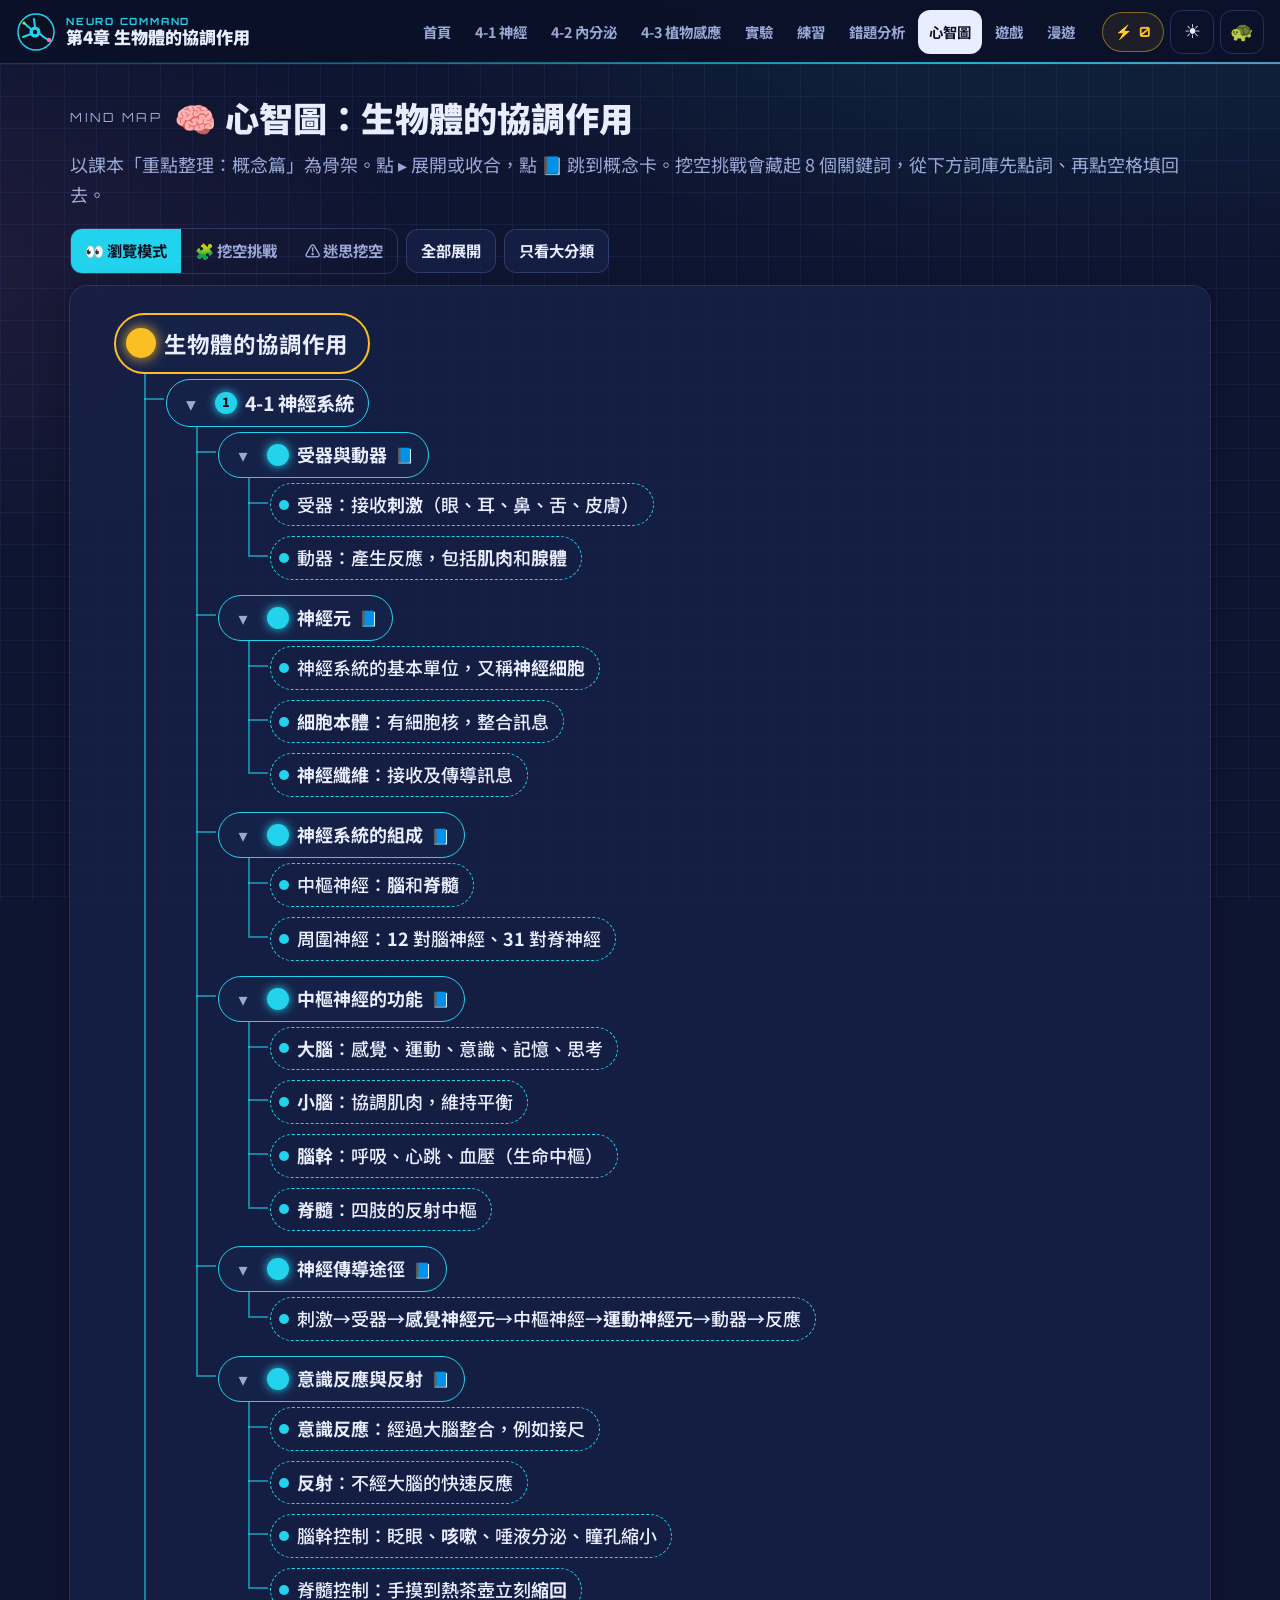
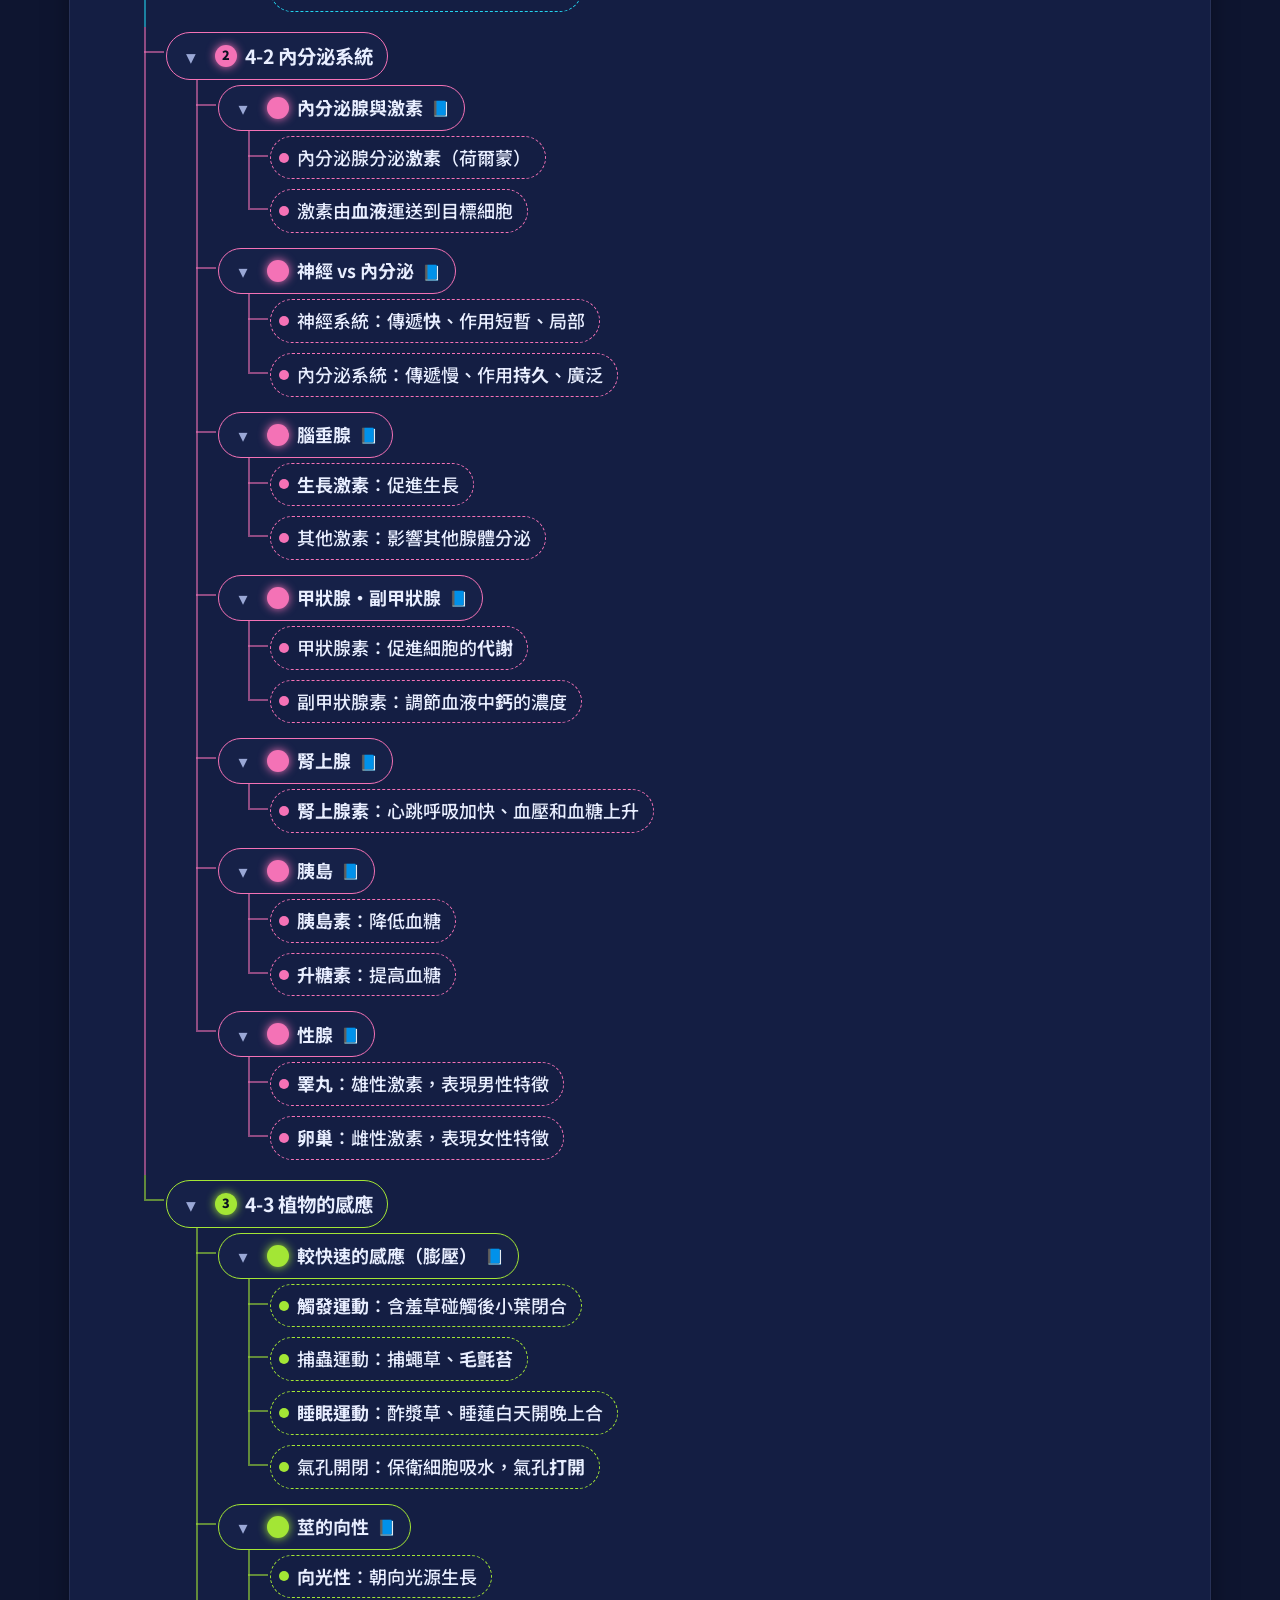
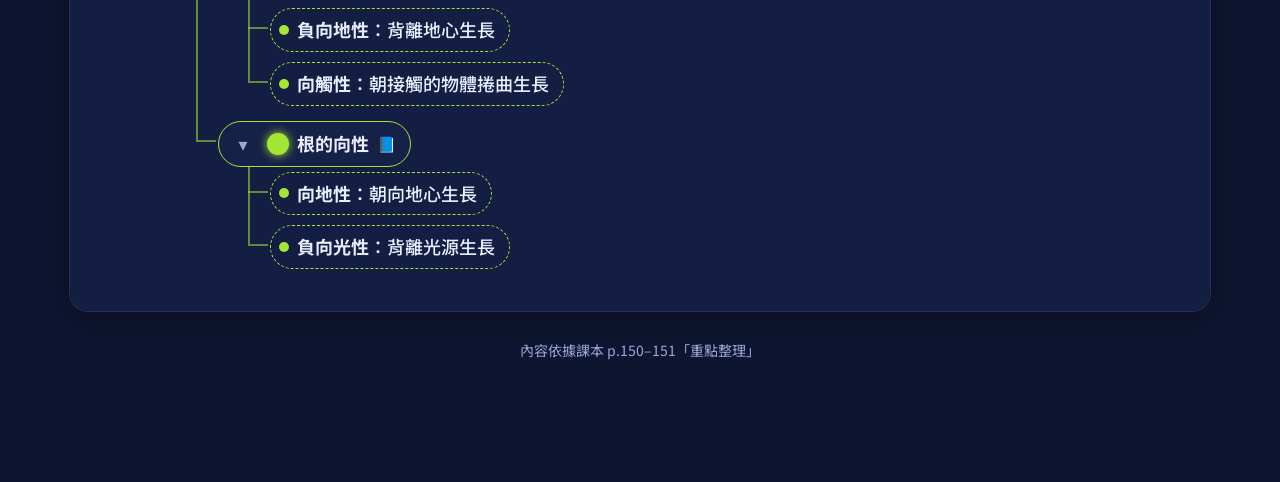
<file: mindmap.html>
<!DOCTYPE html>
<html lang="zh-Hant">
<head>
<meta charset="UTF-8">
<meta name="viewport" content="width=device-width, initial-scale=1">
<title>心智圖｜第4章 生物體的協調作用</title>
<link rel="stylesheet" href="css/style.css">
<script src="https://batyunching.github.io/bio/js/account.js" data-chapter="ch4" data-prefix="ch4."></script>
<style>
.mm-tools{ display:flex; gap:8px; flex-wrap:wrap; align-items:center; margin-bottom:12px; }
.mm{ list-style:none; margin:0; padding:0; }
.mm ul{ list-style:none; margin:0; padding:0 0 0 30px; position:relative; }
.mm li{ position:relative; padding:5px 0 5px 22px; }
/* 神經纖維連線 */
.mm ul > li::before{ content:""; position:absolute; left:0; top:0; bottom:0; border-left:2px solid color-mix(in srgb, var(--u, var(--c-neuro)) 55%, transparent); }
.mm ul > li:last-child::before{ bottom:auto; height:24px; }
.mm ul > li::after{ content:""; position:absolute; left:0; top:24px; width:20px; border-top:2px solid color-mix(in srgb, var(--u, var(--c-neuro)) 55%, transparent); }
.node{ display:inline-flex; align-items:center; gap:8px; padding:6px 14px 6px 8px; border-radius:999px; border:1.5px solid var(--u, var(--c-neuro)); background:var(--c-panel-solid); font-weight:700; min-height:40px; position:relative; }
.node .soma{ width:22px; height:22px; border-radius:50%; background:var(--u, var(--c-neuro)); box-shadow:0 0 10px var(--u, var(--c-neuro)); flex:0 0 auto; display:flex; align-items:center; justify-content:center; color:#0B1022; font-size:.7rem; font-weight:900; }
.node.root{ font-size:1.25rem; padding:10px 20px 10px 10px; border-width:2.5px; border-color:var(--c-amber); }
.node.root .soma{ background:var(--c-amber); box-shadow:0 0 14px var(--c-amber); width:30px; height:30px; }
.node.l1{ font-size:1.08rem; }
.node.leaf{ border-style:dashed; font-weight:500; background:transparent; }
.node.leaf .soma{ width:10px; height:10px; box-shadow:none; }
.node button.tg{ border:0; background:transparent; color:var(--c-muted); font:inherit; cursor:pointer; min-width:32px; min-height:32px; }
.node a.cardlink{ text-decoration:none; font-size:.85rem; }
.collapsed > ul{ display:none; }
.unit-41.br, .unit-42.br, .unit-43.br{ }
/* 挖空 */
.blank{ display:inline-block; min-width:4.5em; padding:2px 10px; border-radius:8px; border:2px dashed var(--c-amber); color:transparent; cursor:pointer; text-align:center; background:rgba(251,191,36,.08); }
.blank.filled{ color:var(--c-ok); border-style:solid; border-color:var(--c-ok); background:color-mix(in srgb, var(--c-ok) 14%, transparent); cursor:default; }
.blank.shake{ animation:shake .4s; border-color:var(--c-ng); }
@keyframes shake{ 25%{ transform:translateX(-5px);} 75%{ transform:translateX(5px);} }
.bank{ position:sticky; bottom:12px; z-index:20; margin-top:14px; display:flex; gap:8px; flex-wrap:wrap; align-items:center; padding:12px; border-radius:16px; background:var(--c-panel-solid); box-shadow:var(--glow); }
.bank .chip-btn.sel{ border-color:var(--c-amber); background:rgba(251,191,36,.2); }
.bank .chip-btn.used{ opacity:.3; pointer-events:none; }
[hidden]{ display:none !important; }
</style>
</head>
<body data-page="mindmap" data-root="./">
<main class="wrap">
  <div class="sec-title" style="margin-top:6px"><span class="code">MIND MAP</span><h1 style="margin:0">🧠 心智圖：生物體的協調作用</h1></div>
  <p style="color:var(--c-muted);margin-top:-6px">以課本「重點整理：概念篇」為骨架。點 ▸ 展開或收合，點 📘 跳到概念卡。挖空挑戰會藏起 8 個關鍵詞，從下方詞庫先點詞、再點空格填回去。</p>

  <div class="mm-tools">
    <div class="seg" id="segMode"><button data-v="view" aria-pressed="true">👀 瀏覽模式</button><button data-v="blank">🧩 挖空挑戰</button><button data-v="myth">⚠ 迷思挖空</button></div>
    <button class="chip-btn" id="expandAll">全部展開</button>
    <button class="chip-btn" id="collapseAll">只看大分類</button>
    <span class="score" id="mmScore"></span>
  </div>
  <div class="panel"><ul class="mm" id="mm"></ul></div>
  <div class="bank" id="bank" hidden></div>
  <div class="footer">內容依據課本 p.150–151「重點整理」</div>
</main>
<script src="js/common.js"></script>
<script src="js/unit.js"></script>
<script>
(function(){
  'use strict';
  var $ = function(id){ return document.getElementById(id); };
  /* 葉子用 [[ ]] 標出可挖空的關鍵詞；c ＝對應概念卡 */
  var MAP = { t:'生物體的協調作用', k:[
    { t:'神經系統', u:'4-1', k:[
      { t:'受器與動器', c:'4-1-c1', k:['受器：接收[[刺激]]（眼、耳、鼻、舌、皮膚）','動器：產生反應，包括[[肌肉]]和[[腺體]]'] },
      { t:'神經元', c:'4-1-c2', k:['神經系統的基本單位，又稱[[神經細胞]]','[[細胞本體]]：有細胞核，整合訊息','[[神經纖維]]：接收及傳導訊息'] },
      { t:'神經系統的組成', c:'4-1-c3', k:['中樞神經：[[腦]]和[[脊髓]]','周圍神經：[[12]] 對腦神經、[[31]] 對脊神經'] },
      { t:'中樞神經的功能', c:'4-1-c4', k:['[[大腦]]：感覺、運動、意識、記憶、思考','[[小腦]]：協調肌肉，維持平衡','[[腦幹]]：呼吸、心跳、血壓（生命中樞）','[[脊髓]]：四肢的反射中樞'] },
      { t:'神經傳導途徑', c:'4-1-c5', k:['刺激→受器→[[感覺神經元]]→中樞神經→[[運動神經元]]→動器→反應'] },
      { t:'意識反應與反射', c:'4-1-c7', k:['[[意識反應]]：經過大腦整合，例如接尺','[[反射]]：不經大腦的快速反應','腦幹控制：眨眼、[[咳嗽]]、唾液分泌、瞳孔縮小','脊髓控制：手摸到熱茶壺立刻[[縮回]]'] }
    ]},
    { t:'內分泌系統', u:'4-2', k:[
      { t:'內分泌腺與激素', c:'4-2-c1', k:['內分泌腺分泌[[激素]]（荷爾蒙）','激素由[[血液]]運送到目標細胞'] },
      { t:'神經 vs 內分泌', c:'4-2-c2', k:['神經系統：傳遞[[快]]、作用短暫、局部','內分泌系統：傳遞慢、作用[[持久]]、廣泛'] },
      { t:'腦垂腺', c:'4-2-c3', k:['[[生長激素]]：促進生長','其他激素：影響其他腺體分泌'] },
      { t:'甲狀腺・副甲狀腺', c:'4-2-c4', k:['甲狀腺素：促進細胞的[[代謝]]','副甲狀腺素：調節血液中[[鈣]]的濃度'] },
      { t:'腎上腺', c:'4-2-c5', k:['[[腎上腺素]]：心跳呼吸加快、血壓和血糖上升'] },
      { t:'胰島', c:'4-2-c6', k:['[[胰島素]]：降低血糖','[[升糖素]]：提高血糖'] },
      { t:'性腺', c:'4-2-c7', k:['[[睪丸]]：雄性激素，表現男性特徵','[[卵巢]]：雌性激素，表現女性特徵'] }
    ]},
    { t:'植物的感應', u:'4-3', k:[
      { t:'較快速的感應（膨壓）', c:'4-3-c2', k:['[[觸發運動]]：含羞草碰觸後小葉閉合','捕蟲運動：捕蠅草、[[毛氈苔]]','[[睡眠運動]]：酢漿草、睡蓮白天開晚上合','氣孔開閉：保衛細胞吸水，氣孔[[打開]]'] },
      { t:'莖的向性', c:'4-3-c4', k:['[[向光性]]：朝向光源生長','[[負向地性]]：背離地心生長','[[向觸性]]：朝接觸的物體捲曲生長'] },
      { t:'根的向性', c:'4-3-c5', k:['[[向地性]]：朝向地心生長','[[負向光性]]：背離光源生長'] }
    ]}
  ]};

  var mode = 'view', hidden = {}, picked = null, filled = 0, total = 0;

  function leafHTML(txt, li){
    return txt.replace(/\[\[(.+?)\]\]/g, function(_, w){
      var key = li + '|' + w;
      if(hidden[key]) return '<span class="blank" data-key="' + CH4.esc(key) + '" data-w="' + CH4.esc(w) + '" role="button" tabindex="0" aria-label="空格">' + CH4.esc(w) + '</span>';
      return '<b>' + CH4.esc(w) + '</b>';
    });
  }
  function render(){
    var h = '<li class="lroot"><span class="node root"><span class="soma"></span>' + MAP.t + '</span><ul>';
    MAP.k.forEach(function(b1){
      h += '<li class="' + CH4.unitClass(b1.u) + ' br"><span class="node l1"><button class="tg" aria-label="展開或收合">▾</button><span class="soma">' + b1.u.slice(2) + '</span>' + b1.u + ' ' + b1.t + '</span><ul>';
      b1.k.forEach(function(b2, i2){
        h += '<li><span class="node"><button class="tg" aria-label="展開或收合">▾</button><span class="soma"></span>' + b2.t + ' <a class="cardlink" href="' + CH4.UNIT_PAGES[b1.u] + '#' + b2.c + '" title="看概念卡">📘</a></span><ul>';
        b2.k.forEach(function(lf, i3){ h += '<li><span class="node leaf"><span class="soma"></span><span>' + leafHTML(lf, b1.u + '.' + i2 + '.' + i3) + '</span></span></li>'; });
        h += '</ul></li>';
      });
      h += '</ul></li>';
    });
    h += '</ul></li>';
    $('mm').innerHTML = h;
    $('mm').querySelectorAll('.tg').forEach(function(t){
      t.addEventListener('click', function(){ var li = t.closest('li'); li.classList.toggle('collapsed'); t.textContent = li.classList.contains('collapsed') ? '▸' : '▾'; });
    });
    $('mm').querySelectorAll('.blank').forEach(function(b){
      function tryFill(){
        if(b.classList.contains('filled')) return;
        if(!picked){ CH4.toast('先在下方詞庫點一個詞'); return; }
        if(picked.getAttribute('data-w') === b.getAttribute('data-w')){
          b.classList.add('filled'); picked.classList.remove('sel'); picked.classList.add('used'); picked = null; filled++;
          score();
        } else { b.classList.remove('shake'); void b.offsetWidth; b.classList.add('shake'); CH4.toast('不是這個詞，再想想！'); }
      }
      b.addEventListener('click', tryFill);
      b.addEventListener('keydown', function(e){ if(e.key === 'Enter' || e.key === ' '){ e.preventDefault(); tryFill(); } });
    });
  }
  function score(){
    $('mmScore').textContent = total ? '已填回 ' + filled + ' / ' + total : '';
    if(total && filled === total){
      CH4.toast('🎉 全部填回！');
      UNIT.rewardOnce(mode === 'myth' ? 'mm-myth' : 'mm-blank', 10, '心智圖挖空完成');
      $('bank').innerHTML = '<b>🎉 全部填回！</b><button class="btn" id="again">再挑戰一次 ↻</button>';
      $('again').addEventListener('click', function(){ setMode(mode); });
    }
  }
  function allKeys(filterConcepts){
    var out = [];
    MAP.k.forEach(function(b1){ b1.k.forEach(function(b2, i2){
      if(filterConcepts && filterConcepts.indexOf(b2.c) < 0) return;
      b2.k.forEach(function(lf, i3){ (lf.match(/\[\[(.+?)\]\]/g) || []).forEach(function(m){ out.push(b1.u + '.' + i2 + '.' + i3 + '|' + m.slice(2, -2)); }); });
    }); });
    return out;
  }
  function weakConcepts(){
    // 最常出現的迷思所屬概念＋答對率低的概念
    var ans = CH4.store.get('answers', []), cnt = {}, mastery = CH4.store.get('mastery', {});
    ans.forEach(function(a){ if(!a.ok) cnt[a.c] = (cnt[a.c] || 0) + 1; });
    Object.keys(mastery).forEach(function(c){ var m = mastery[c]; if(m.n >= 2 && m.ok / m.n < 0.7) cnt[c] = (cnt[c] || 0) + 2; });
    var list = Object.keys(cnt).sort(function(a, b){ return cnt[b] - cnt[a]; });
    // 概念卡 c6/c7 與 c3 等在心智圖上合併在相近的節點
    var alias = { '4-1-c6':'4-1-c7', '4-3-c1':'4-3-c2', '4-3-c3':'4-3-c2' };
    return list.map(function(c){ return alias[c] || c; });
  }
  function setMode(v){
    mode = v; hidden = {}; picked = null; filled = 0; total = 0;
    if(v !== 'view'){
      var keys;
      if(v === 'myth'){
        var weak = weakConcepts();
        if(!weak.length){ CH4.toast('還沒有錯題紀錄，先用一般挖空挑戰吧！'); keys = allKeys(); }
        else { keys = allKeys(weak.slice(0, 4)); if(keys.length < 8) keys = keys.concat(CH4.shuffle(allKeys().filter(function(k){ return keys.indexOf(k) < 0; })).slice(0, 8 - keys.length)); }
      } else keys = allKeys();
      CH4.shuffle(keys).slice(0, 8).forEach(function(k){ hidden[k] = 1; });
      total = Object.keys(hidden).length;
      var words = CH4.shuffle(Object.keys(hidden).map(function(k){ return k.split('|')[1]; }));
      $('bank').hidden = false;
      $('bank').innerHTML = '<b style="margin-right:4px">詞庫：</b>' + words.map(function(w){ return '<button class="chip-btn" data-w="' + CH4.esc(w) + '">' + CH4.esc(w) + '</button>'; }).join('');
      $('bank').querySelectorAll('.chip-btn').forEach(function(c){ c.addEventListener('click', function(){
        if(picked) picked.classList.remove('sel');
        picked = picked === c ? null : c; if(picked) picked.classList.add('sel');
      }); });
      if(v === 'myth' && weakConcepts().length) CH4.toast('⚠ 迷思挖空：藏起來的是你最常錯的概念');
    } else $('bank').hidden = true;
    render(); score();
  }
  UNIT.seg($('segMode'), setMode);
  $('expandAll').addEventListener('click', function(){ $('mm').querySelectorAll('li.collapsed').forEach(function(li){ li.classList.remove('collapsed'); var t = li.querySelector(':scope > .node .tg'); if(t) t.textContent = '▾'; }); });
  $('collapseAll').addEventListener('click', function(){ $('mm').querySelectorAll('li.br').forEach(function(li){ li.classList.add('collapsed'); var t = li.querySelector(':scope > .node .tg'); if(t) t.textContent = '▸'; }); });
  setMode('view');
})();
</script>
</body>
</html>
</file>
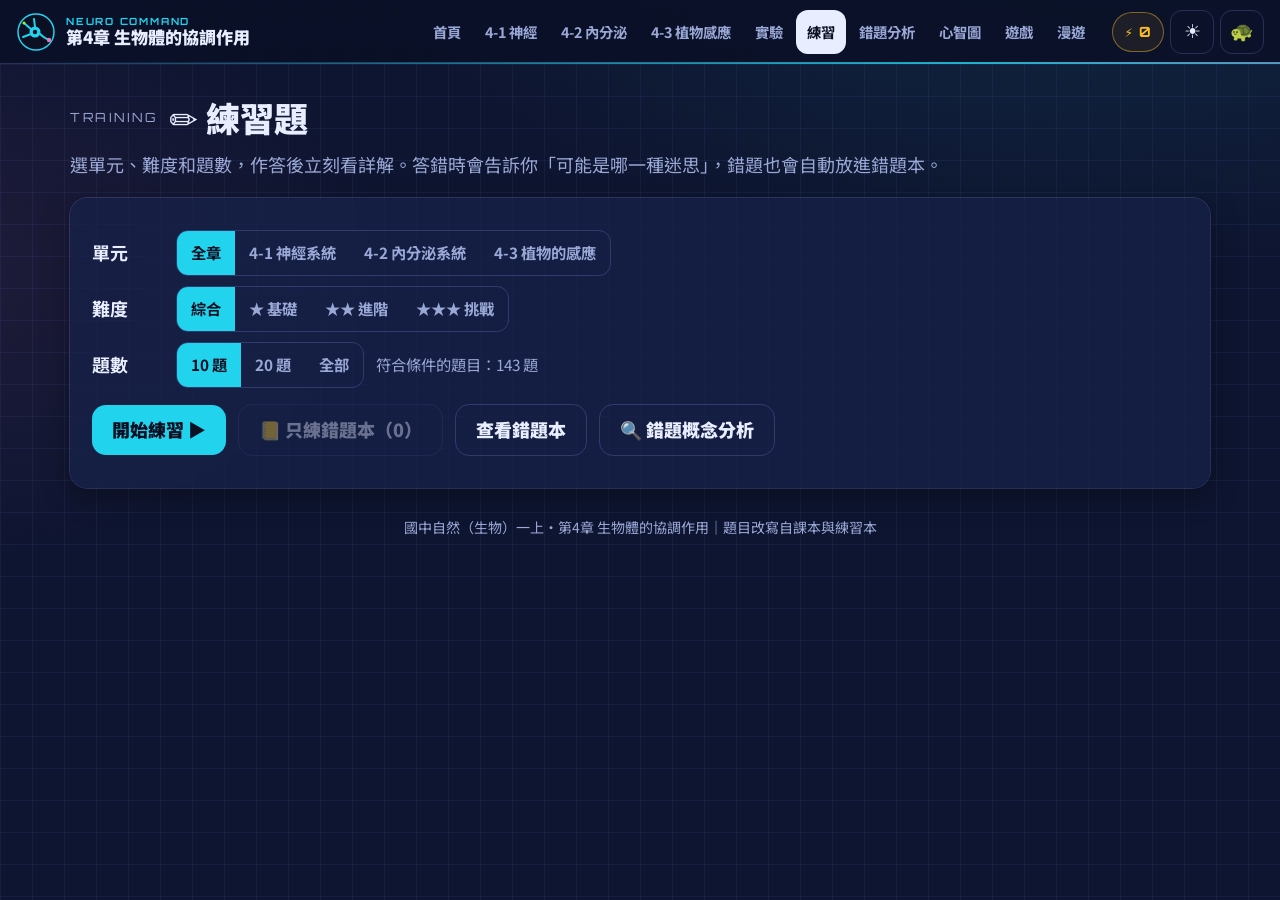
<file: quiz.html>
<!DOCTYPE html>
<html lang="zh-Hant">
<head>
<meta charset="UTF-8">
<meta name="viewport" content="width=device-width, initial-scale=1">
<title>練習題｜第4章 生物體的協調作用</title>
<link rel="stylesheet" href="css/style.css">
<script src="https://batyunching.github.io/bio/js/account.js" data-chapter="ch4" data-prefix="ch4."></script>
<style>
.setup .row{ display:flex; align-items:center; gap:12px; flex-wrap:wrap; margin:10px 0; }
.setup .row > b{ min-width:4em; }
.setup .count{ color:var(--c-muted); font-size:.85rem; }
.qhead{ display:flex; align-items:center; gap:10px; flex-wrap:wrap; margin-bottom:6px; }
.qhead .stars{ color:var(--c-amber); font-weight:900; letter-spacing:.1em; }
.qtext{ font-size:1.2rem; font-weight:900; margin:10px 0 14px; }
.qopts{ display:flex; flex-direction:column; gap:10px; }
.qopts .chip-btn{ text-align:left; min-height:56px; font-size:1rem; padding:10px 16px; }
.qopts .chip-btn .lt{ font-family:var(--num); color:var(--c-muted); margin-right:10px; }
.mythbox{ margin-top:10px; padding:10px 14px; border-radius:12px; background:rgba(251,191,36,.08); border:1px dashed rgba(251,191,36,.6); font-size:.92rem; }
.mythbox b.t{ color:var(--c-amber); display:block; font-family:var(--num); font-size:.68rem; letter-spacing:.12em; }
html.projector .mythbox b.t{ color:var(--c-amber-d); }
.exp{ margin-top:10px; color:var(--c-muted); }
.qnav{ display:flex; justify-content:space-between; align-items:center; gap:10px; flex-wrap:wrap; margin-top:16px; }
.result-big{ font-family:var(--num); font-size:2.6rem; font-weight:900; color:var(--c-amber); }
.wlist{ list-style:none; margin:0; padding:0; display:flex; flex-direction:column; gap:8px; }
.wlist li{ display:flex; gap:10px; align-items:flex-start; padding:10px 12px; border:1px solid var(--c-line); border-radius:12px; background:var(--c-panel); }
.wlist li .q{ flex:1; }
.wlist li small{ color:var(--c-muted); display:block; }
[hidden]{ display:none !important; }
</style>
</head>
<body data-page="quiz" data-root="./">
<main class="wrap">
  <div class="sec-title" style="margin-top:6px"><span class="code">TRAINING</span><h1 style="margin:0">✏️ 練習題</h1></div>
  <p style="color:var(--c-muted);margin-top:-6px">選單元、難度和題數，作答後立刻看詳解。答錯時會告訴你「可能是哪一種迷思」，錯題也會自動放進錯題本。</p>

  <!-- 設定 -->
  <div class="panel setup" id="setup">
    <div class="row"><b>單元</b>
      <div class="seg" id="segU"><button data-v="all" aria-pressed="true">全章</button><button data-v="4-1">4-1 神經系統</button><button data-v="4-2">4-2 內分泌系統</button><button data-v="4-3">4-3 植物的感應</button></div>
    </div>
    <div class="row"><b>難度</b>
      <div class="seg" id="segL"><button data-v="0" aria-pressed="true">綜合</button><button data-v="1">★ 基礎</button><button data-v="2">★★ 進階</button><button data-v="3">★★★ 挑戰</button></div>
    </div>
    <div class="row"><b>題數</b>
      <div class="seg" id="segN"><button data-v="10" aria-pressed="true">10 題</button><button data-v="20">20 題</button><button data-v="999">全部</button></div>
      <span class="count" id="avail"></span>
    </div>
    <div class="row" style="margin-top:16px">
      <button class="btn" id="startBtn">開始練習 ▶</button>
      <button class="btn ghost" id="wrongBtn">📒 只練錯題本</button>
      <button class="btn ghost" id="viewWrong">查看錯題本</button>
      <a class="btn ghost" href="analysis.html">🔍 錯題概念分析</a>
    </div>
  </div>

  <!-- 作答 -->
  <div class="panel" id="play" hidden>
    <div class="qhead"><span class="tag" id="qTag"></span><span class="stars" id="qStars"></span><span style="margin-left:auto" class="score" id="qScore"></span></div>
    <div class="progress"><span id="qBar"></span></div>
    <div class="qtext" id="qText"></div>
    <div class="qopts" id="qOpts"></div>
    <div class="feedback" id="qFb" aria-live="polite"></div>
    <div id="qMyth"></div>
    <div class="exp" id="qExp"></div>
    <div class="qnav"><button class="btn ghost" id="quitBtn">✕ 結束</button><button class="btn" id="nextBtn" hidden>下一題 ▶</button></div>
  </div>

  <!-- 結果 -->
  <div class="panel" id="result" hidden></div>

  <!-- 錯題本 -->
  <div class="panel" id="wrongView" hidden>
    <div style="display:flex;align-items:center;gap:10px;flex-wrap:wrap"><h2 style="margin:0">📒 錯題本</h2><span class="count" id="wCount" style="color:var(--c-muted)"></span>
      <span style="flex:1"></span><button class="btn ghost" id="wClear">清空錯題本</button><button class="btn ghost" id="wClose">✕ 關閉</button></div>
    <p style="color:var(--c-muted);font-size:.85rem">用「只練錯題本」練習時，同一題連續答對 2 次，就會自動從錯題本移除。</p>
    <ul class="wlist" id="wList"></ul>
  </div>

  <div class="footer">國中自然（生物）一上・第4章 生物體的協調作用｜題目改寫自課本與練習本</div>
</main>
<script src="js/common.js"></script>
<script src="data/selfcheck.js"></script>
<script src="data/myths.js"></script>
<script src="data/questions.js"></script>
<script src="js/unit.js"></script>
<script>
(function(){
  'use strict';
  var $ = function(id){ return document.getElementById(id); };
  var BANK = CH4.bank(), BYID = {};
  BANK.forEach(function(q){ BYID[q.id] = q; });
  var cfg = { u:'all', lv:0, n:10 }, run = null;
  var STARS = { 1:'★', 2:'★★', 3:'★★★' };
  var conceptName = {}; CH4.CONCEPTS.forEach(function(c){ conceptName[c.id] = c.t; });

  function filtered(){ return BANK.filter(function(q){ return (cfg.u === 'all' || q.u === cfg.u) && (!cfg.lv || q.lv === cfg.lv); }); }
  function refreshAvail(){
    $('avail').textContent = '符合條件的題目：' + filtered().length + ' 題';
    var w = CH4.wrongBook.list().filter(function(id){ return BYID[id]; });
    $('wrongBtn').textContent = '📒 只練錯題本（' + w.length + '）'; $('wrongBtn').disabled = !w.length;
  }
  UNIT.seg($('segU'), function(v){ cfg.u = v; refreshAvail(); });
  UNIT.seg($('segL'), function(v){ cfg.lv = +v; refreshAvail(); });
  UNIT.seg($('segN'), function(v){ cfg.n = +v; });

  function show(id){ ['setup','play','result','wrongView'].forEach(function(k){ $(k).hidden = k !== id && !(id === 'play' && k === 'setup' && false); }); window.scrollTo({ top:0, behavior:'smooth' }); }
  function start(list, mode){
    if(!list.length){ CH4.toast('沒有符合條件的題目'); return; }
    // 綜合難度時，基礎題放前面，循序漸進
    run = { list:list, i:0, score:0, wrong:[], mode:mode };
    show('play'); render();
  }
  $('startBtn').addEventListener('click', function(){
    var f = CH4.shuffle(filtered()).slice(0, cfg.n);
    if(!cfg.lv) f.sort(function(a, b){ return a.lv - b.lv; });
    start(f, 'normal');
  });
  $('wrongBtn').addEventListener('click', function(){
    start(CH4.shuffle(CH4.wrongBook.list().map(function(id){ return BYID[id]; }).filter(Boolean)), 'wrong');
  });

  function render(){
    var q = run.list[run.i];
    $('qTag').className = 'tag ' + CH4.unitClass(q.u);
    $('qTag').textContent = q.u + '｜' + conceptName[q.c];
    $('qStars').textContent = STARS[q.lv];
    $('qScore').textContent = '⚡ ' + run.score + ' / ' + run.i + '　第 ' + (run.i + 1) + ' / ' + run.list.length + ' 題';
    $('qBar').style.width = (run.i / run.list.length * 100) + '%';
    $('qText').textContent = q.q;
    var order = CH4.shuffle(q.o.map(function(t, k){ return k; }));
    $('qOpts').innerHTML = order.map(function(k, n){ return '<button class="chip-btn" data-k="' + k + '"><span class="lt">' + 'ABCD'[n] + '</span>' + CH4.esc(q.o[k]) + '</button>'; }).join('');
    $('qFb').textContent = ''; $('qFb').className = 'feedback'; $('qMyth').innerHTML = ''; $('qExp').textContent = ''; $('nextBtn').hidden = true;
    var done = false;
    $('qOpts').querySelectorAll('[data-k]').forEach(function(b){
      b.addEventListener('click', function(){
        if(done) return; done = true;
        var k = +b.getAttribute('data-k'), ok = k === q.a, myth = ok ? '' : (q.m[k] || '');
        b.classList.add(ok ? 'ok' : 'ng'); if(!ok) $('qOpts').querySelector('[data-k="' + q.a + '"]').classList.add('ok');
        $('qFb').className = 'feedback ' + (ok ? 'ok' : 'ng'); $('qFb').textContent = ok ? '✓ 答對了！' : '✗ 答錯了，正確答案已標出。';
        $('qExp').textContent = '詳解：' + q.e;
        if(myth && window.MYTHS[myth]){
          var M = MYTHS[myth];
          $('qMyth').innerHTML = '<div class="mythbox"><b class="t">⚠ 迷思偵測</b>你可能以為：<b>' + M.t + '</b><br>正確觀念：' + M.r +
            '　<a href="' + CH4.UNIT_PAGES[q.u] + '#' + q.c + '">📘 看概念卡</a></div>';
        } else if(!ok){
          $('qMyth').innerHTML = '<div class="mythbox"><b class="t">📘 再複習</b>回到概念卡「' + conceptName[q.c] + '」再看一次：<a href="' + CH4.UNIT_PAGES[q.u] + '#' + q.c + '">前往 ▶</a></div>';
        }
        CH4.record(q.c, ok, myth, q.id, run.mode === 'wrong' ? 'wrongbook' : 'quiz');
        if(ok){ run.score++; CH4.energy.add(2); } else run.wrong.push(q.id);
        // 錯題本
        var streak = CH4.store.get('wbStreak', {});
        if(!ok){ CH4.wrongBook.add(q.id); streak[q.id] = 0; }
        else if(run.mode === 'wrong'){
          streak[q.id] = (streak[q.id] || 0) + 1;
          if(streak[q.id] >= 2){ CH4.wrongBook.remove(q.id); delete streak[q.id]; $('qFb').textContent += '　連續答對 2 次，已從錯題本移除 🎉'; }
          else $('qFb').textContent += '　（再答對 1 次就會從錯題本移除）';
        }
        CH4.store.set('wbStreak', streak);
        var nx = $('nextBtn'); nx.hidden = false; nx.textContent = run.i + 1 >= run.list.length ? '看結果 ▶' : '下一題 ▶'; nx.focus();
      });
    });
  }
  $('nextBtn').addEventListener('click', function(){ run.i++; if(run.i >= run.list.length) finish(); else render(); });
  $('quitBtn').addEventListener('click', function(){ if(run.i > 0) finish(); else { show('setup'); refreshAvail(); } });

  function finish(){
    var n = run.i >= run.list.length ? run.list.length : run.i;
    var pct = n ? Math.round(run.score / n * 100) : 0;
    var byC = {};
    run.wrong.forEach(function(id){ var c = BYID[id].c; byC[c] = (byC[c] || 0) + 1; });
    var weak = Object.keys(byC).sort(function(a, b){ return byC[b] - byC[a]; });
    if(n >= 10 && pct === 100) CH4.energy.add(20, '全對獎勵');
    $('result').innerHTML =
      '<h2 style="margin-top:0">練習完成！</h2>' +
      '<div class="result-big">' + run.score + ' / ' + n + '</div><p>答對率 ' + pct + '%' + (pct === 100 ? '　全對！神經訊號暢通 ⚡' : '') + '</p>' +
      (weak.length ? '<h3>這次要加強的概念</h3><ul>' + weak.map(function(c){ var u = c.slice(0,3); return '<li>' + u + ' ' + conceptName[c] + '（錯 ' + byC[c] + ' 題）　<a href="' + CH4.UNIT_PAGES[u] + '#' + c + '">📘 看概念卡</a></li>'; }).join('') + '</ul>' : '') +
      '<div class="qnav" style="justify-content:flex-start">' +
        (run.wrong.length ? '<button class="btn" id="redoWrong">練這次答錯的題 ↻</button>' : '') +
        '<button class="btn ghost" id="again">再練一次</button><a class="btn ghost" href="analysis.html">🔍 看錯題概念分析</a><button class="btn ghost" id="toSetup">回到設定</button></div>';
    show('result');
    var rw = $('redoWrong'); if(rw) rw.addEventListener('click', function(){ start(CH4.shuffle(run.wrong.map(function(id){ return BYID[id]; })), 'wrong'); });
    $('again').addEventListener('click', function(){ $('startBtn').click(); });
    $('toSetup').addEventListener('click', function(){ show('setup'); refreshAvail(); });
  }

  function renderWrong(){
    var w = CH4.wrongBook.list().filter(function(id){ return BYID[id]; });
    $('wCount').textContent = '共 ' + w.length + ' 題';
    $('wList').innerHTML = w.length ? w.map(function(id){
      var q = BYID[id];
      return '<li><span class="tag ' + CH4.unitClass(q.u) + '">' + q.u + '</span><span class="q">' + CH4.esc(q.q) + '<small>答案：' + CH4.esc(q.o[q.a]) + '｜' + conceptName[q.c] + '</small></span><button class="chip-btn" data-rm="' + id + '">移除</button></li>';
    }).join('') : '<li>錯題本是空的，太棒了！</li>';
    $('wList').querySelectorAll('[data-rm]').forEach(function(b){ b.addEventListener('click', function(){ CH4.wrongBook.remove(b.getAttribute('data-rm')); renderWrong(); }); });
  }
  $('viewWrong').addEventListener('click', function(){ renderWrong(); show('wrongView'); });
  $('wClose').addEventListener('click', function(){ show('setup'); refreshAvail(); });
  $('wClear').addEventListener('click', function(){ if(confirm('確定要清空錯題本嗎？')){ CH4.wrongBook.clear(); renderWrong(); } });

  show('setup'); refreshAvail();
  if(window.BIO_ACCOUNT && BIO_ACCOUNT.ready) BIO_ACCOUNT.ready.then(function(){ setTimeout(refreshAvail, 300); }, function(){});
})();
</script>
</body>
</html>
</file>
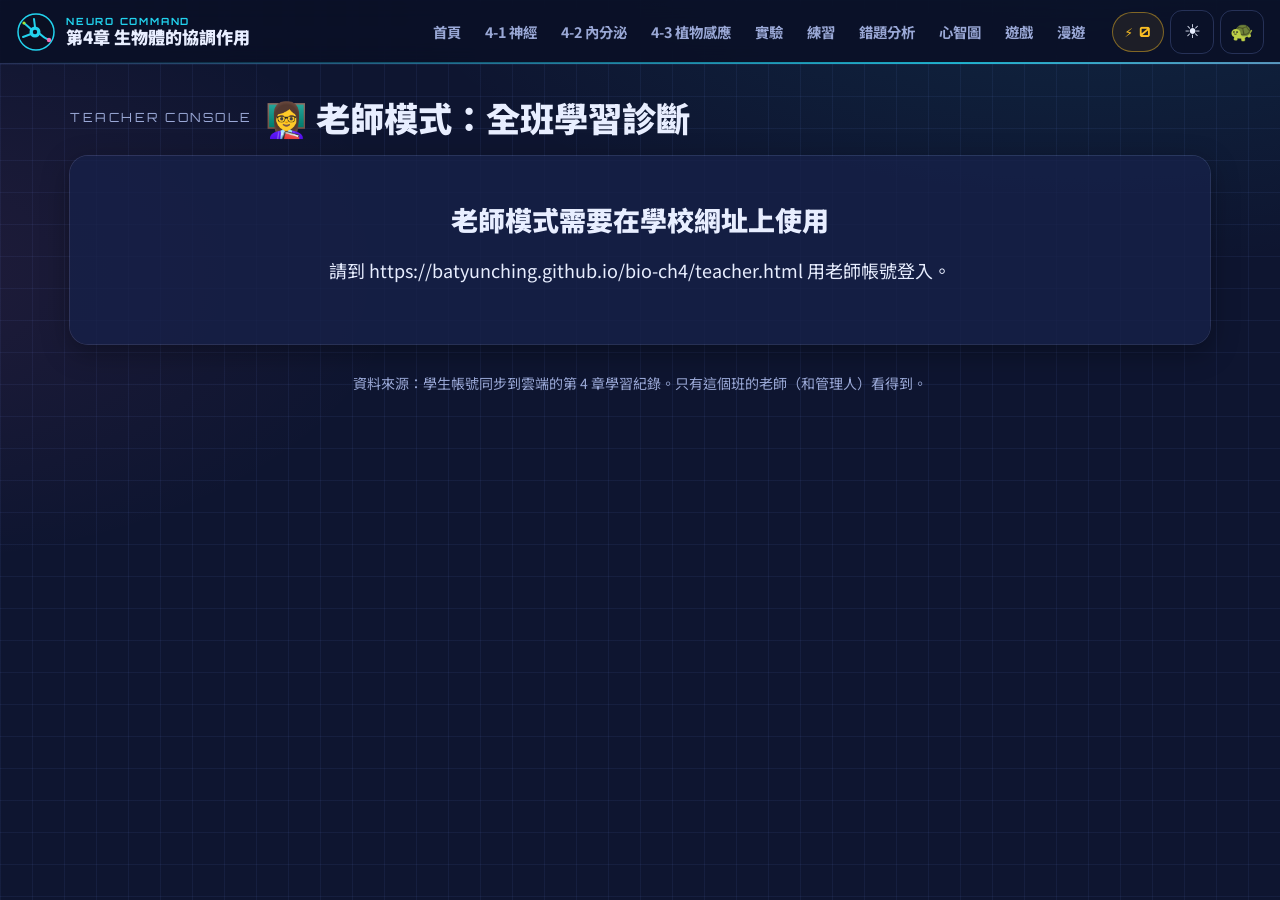
<file: teacher.html>
<!DOCTYPE html>
<html lang="zh-Hant">
<head>
<meta charset="UTF-8">
<meta name="viewport" content="width=device-width, initial-scale=1">
<title>老師模式｜第4章 生物體的協調作用</title>
<link rel="stylesheet" href="css/style.css">
<script src="https://batyunching.github.io/bio/js/account.js" data-chapter="ch4" data-prefix="ch4."></script>
<style>
.tbar{ display:flex; gap:10px; flex-wrap:wrap; align-items:center; }
.tbar select{ max-width:100%; min-height:48px; font:inherit; font-weight:700; padding:6px 12px; border-radius:12px; border:1px solid var(--c-line); background:var(--c-panel-solid); color:var(--c-text); }
.stats{ display:grid; grid-template-columns:repeat(auto-fit,minmax(170px,1fr)); gap:12px; margin-top:14px; }
.stat{ text-align:center; }
.stat .v{ font-family:var(--num); font-size:1.8rem; font-weight:900; color:var(--c-amber); }
.stat .k{ color:var(--c-muted); font-size:.82rem; }
.hm-wrap{ overflow:auto; max-height:72vh; border-radius:12px; border:1px solid var(--c-line); }
table.hm{ border-collapse:separate; border-spacing:2px; font-size:.78rem; }
table.hm th{ position:sticky; top:0; background:var(--c-panel-solid); z-index:2; padding:4px; font-weight:700; vertical-align:bottom; }
table.hm th.c{ writing-mode:vertical-rl; text-orientation:mixed; height:11.5em; white-space:nowrap; }
table.hm th.c a{ text-decoration:none; }
table.hm th.u41{ color:var(--c-neuro); } table.hm th.u42{ color:var(--c-hormone); } table.hm th.u43{ color:var(--c-plant); }
html.projector table.hm th.u41{ color:var(--c-neuro-d); } html.projector table.hm th.u42{ color:var(--c-hormone-d); } html.projector table.hm th.u43{ color:var(--c-plant-d); }
table.hm td.n{ position:sticky; left:0; background:var(--c-panel-solid); z-index:1; white-space:nowrap; font-weight:700; padding:4px 8px; }
table.hm td.x{ width:34px; min-width:34px; height:28px; text-align:center; border-radius:6px; font-family:var(--num); font-size:.68rem; color:#0B1022; font-weight:700; }
table.hm td.x.none{ background:rgba(140,165,255,.08); color:var(--c-muted); }
table.hm td.x.g{ background:#4ADE80; } table.hm td.x.m{ background:#FBBF24; } table.hm td.x.b{ background:#FB7185; }
table.hm td.x.few{ opacity:.45; }
table.hm tr.avg td{ border-top:2px solid var(--c-line); }
.legend{ display:flex; gap:14px; flex-wrap:wrap; font-size:.8rem; color:var(--c-muted); margin:10px 0; }
.legend i{ display:inline-block; width:14px; height:14px; border-radius:4px; vertical-align:-2px; margin-right:4px; }
.myths{ display:flex; flex-direction:column; gap:10px; }
.myth-row{ display:grid; grid-template-columns:2.4em 1fr auto; gap:12px; align-items:center; padding:12px; border-radius:14px; border:1px solid var(--c-line); background:var(--c-panel); }
.myth-row .rk{ font-family:var(--num); font-size:1.3rem; font-weight:900; color:var(--c-amber); }
.myth-row .t{ font-weight:900; }
.myth-row .t::before{ content:"✗ "; color:var(--c-ng); }
.myth-row .r{ font-size:.88rem; color:var(--c-muted); }
.myth-row .r::before{ content:"✓ 正確："; color:var(--c-ok); font-weight:700; }
.myth-row .cnt{ text-align:right; font-size:.82rem; color:var(--c-muted); }
.myth-row .cnt b{ font-family:var(--num); font-size:1.2rem; color:var(--c-text); }
table.prog{ width:100%; border-collapse:collapse; font-size:.85rem; }
table.prog th, table.prog td{ border-bottom:1px solid var(--c-line); padding:6px 8px; text-align:center; }
table.prog th{ cursor:pointer; user-select:none; position:sticky; top:0; background:var(--c-panel-solid); }
table.prog td:first-child, table.prog th:first-child{ text-align:left; }
.locked{ text-align:center; padding:40px 20px; overflow-wrap:anywhere; }
[hidden]{ display:none !important; }
</style>
</head>
<body data-page="teacher" data-root="./">
<main class="wrap">
  <div class="sec-title" style="margin-top:6px"><span class="code">TEACHER CONSOLE</span><h1 style="margin:0">👩‍🏫 老師模式：全班學習診斷</h1></div>

  <div class="panel locked" id="locked" hidden></div>

  <div id="app" hidden>
    <div class="panel">
      <div class="tbar">
        <b>班級</b><select id="cls" aria-label="選擇班級"></select>
        <button class="btn" id="reload">↻ 重新讀取</button>
        <button class="btn ghost" id="csv">⬇ 匯出 CSV</button>
        <span style="color:var(--c-muted);font-size:.82rem" id="loadNote"></span>
      </div>
      <div class="stats" id="stats"></div>
    </div>

    <div class="sec-title"><span class="code">MYTH RANKING</span><h2>班級迷思排行（前 5 名）</h2></div>
    <p style="color:var(--c-muted);font-size:.85rem;margin-top:-8px">統計全班在概念卡檢核、快問快答、練習題、遊戲中答錯時選到的迷思選項。可以直接點「投影概念卡」上課講解。</p>
    <div class="myths" id="myths"></div>

    <div class="sec-title"><span class="code">HEATMAP</span><h2>全班錯題概念熱圖</h2></div>
    <div class="legend"><span><i style="background:#4ADE80"></i>答對率 80% 以上</span><span><i style="background:#FBBF24"></i>50～79%</span><span><i style="background:#FB7185"></i>未滿 50%</span><span><i style="background:rgba(140,165,255,.15)"></i>還沒作答</span><span>（淡色＝作答不到 3 題，僅供參考）</span></div>
    <div class="panel" style="padding:10px"><div class="hm-wrap" id="hm"></div></div>

    <div class="sec-title"><span class="code">PROGRESS</span><h2>學習進度總覽</h2></div>
    <p style="color:var(--c-muted);font-size:.85rem;margin-top:-8px">點欄位名稱可以排序。</p>
    <div class="panel" style="padding:10px;overflow:auto"><table class="prog" id="prog"></table></div>
  </div>
  <div class="footer">資料來源：學生帳號同步到雲端的第 4 章學習紀錄。只有這個班的老師（和管理人）看得到。</div>
</main>
<script src="js/common.js"></script>
<script src="data/myths.js"></script>
<script>
(function(){
  'use strict';
  var $ = function(id){ return document.getElementById(id); };
  var db, me, isAdmin = false, classes = {}, rows = [], sortKey = 'seat', sortDir = 1;
  var C = CH4.CONCEPTS;

  function lock(msg){ $('locked').hidden = false; $('locked').innerHTML = msg; }
  var ready = window.BIO_ACCOUNT && BIO_ACCOUNT.ready ? BIO_ACCOUNT.ready : Promise.resolve(null);
  ready.then(function(){
    var A = window.BIO_ACCOUNT;
    if(!A || !A.online){ lock('<h2>老師模式需要在學校網址上使用</h2><p>請到 https://batyunching.github.io/bio-ch4/teacher.html 用老師帳號登入。</p>'); return; }
    if(!A.isTeacher){ lock('<h2>🔒 這一頁只有老師可以使用</h2><p><a class="btn" href="index.html">回第4章首頁</a></p>'); return; }
    db = firebase.database(); me = A.user;
    db.ref('admins/' + me.uid).get().then(function(s){ isAdmin = s.val() === true; }, function(){}).then(loadClasses);
  }, function(){ lock('<h2>登入失敗，請重新整理</h2>'); });

  function loadClasses(){
    $('app').hidden = false;
    db.ref('classes').get().then(function(s){
      var all = s.val() || {};
      classes = {};
      Object.keys(all).forEach(function(c){ if(isAdmin || all[c].owner === me.uid) classes[c] = all[c]; });
      var keys = Object.keys(classes).sort();
      $('cls').innerHTML = keys.map(function(c){ return '<option value="' + CH4.esc(c) + '">' + CH4.esc(c) + ' 班</option>'; }).join('') || '<option value="">（還沒有班級，請到總入口的老師工具建立）</option>';
      var last = CH4.store.get('teacherCls', ''); if(classes[last]) $('cls').value = last;
      if(keys.length) loadClass();
    }, function(e){ lock('<h2>讀取班級失敗</h2><p>' + CH4.esc(e.message) + '</p>'); });
  }
  function parse(v, d){ try{ return v == null ? d : JSON.parse(v); }catch(e){ return d; } }
  function loadClass(){
    var c = $('cls').value; if(!c) return;
    CH4.store.set('teacherCls', c);
    $('loadNote').textContent = '讀取中…';
    var seats = Object.keys(classes[c].seats || {}).map(Number).sort(function(a, b){ return a - b; });
    Promise.all(seats.map(function(n){
      var sid = c + '-' + (n < 10 ? '0' + n : n);
      return db.ref('students/' + sid).get().then(function(s){ return { sid:sid, seat:n, v:s.val() || {} }; }, function(){ return { sid:sid, seat:n, v:{} }; });
    })).then(function(list){
      rows = list.map(function(x){
        var d = (x.v.data && x.v.data.ch4) || {}, get = function(k, def){ return parse(d['ch4%2E' + k], def); };
        var mastery = get('mastery', {}), answers = get('answers', []), understood = get('understood', []);
        var n = 0, ok = 0; Object.keys(mastery).forEach(function(k){ n += mastery[k].n; ok += mastery[k].ok; });
        return {
          sid:x.sid, seat:x.seat, name:(x.v.profile && x.v.profile.name) || '',
          mastery:mastery, answers:answers, understood:understood.length,
          mastered:C.filter(function(cc){ var m = mastery[cc.id]; return m && m.n >= 3 && m.ok / m.n >= .8; }).length,
          n:n, acc:n ? ok / n : null, lab:Object.keys(get('labDone', {})).length,
          react:get('reactionBest', null), busted:get('busted', []).length, energy:get('energy', 0),
          seen:(x.v.lastSeen && x.v.lastSeen.ch4) || 0
        };
      });
      $('loadNote').textContent = '已讀取 ' + rows.length + ' 位學生　' + new Date().toLocaleTimeString('zh-TW', { hour:'2-digit', minute:'2-digit' });
      render();
    });
  }
  function cellClass(m){ if(!m || !m.n) return 'none'; var p = m.ok / m.n; return (p >= .8 ? 'g' : p >= .5 ? 'm' : 'b') + (m.n < 3 ? ' few' : ''); }
  function render(){
    var active = rows.filter(function(r){ return r.n > 0 || r.understood > 0; });
    var tn = 0, tok = 0; rows.forEach(function(r){ Object.keys(r.mastery).forEach(function(k){ tn += r.mastery[k].n; tok += r.mastery[k].ok; }); });
    $('stats').innerHTML =
      '<div class="panel stat"><div class="v">' + active.length + ' / ' + rows.length + '</div><div class="k">已開始學習</div></div>' +
      '<div class="panel stat"><div class="v">' + tn + '</div><div class="k">全班作答題數</div></div>' +
      '<div class="panel stat"><div class="v">' + (tn ? Math.round(tok / tn * 100) + '%' : '—') + '</div><div class="k">全班答對率</div></div>' +
      '<div class="panel stat"><div class="v">' + (active.length ? (active.reduce(function(s, r){ return s + r.understood; }, 0) / active.length).toFixed(1) : '—') + '</div><div class="k">平均通過概念卡（/19）</div></div>';

    // 迷思排行
    var cnt = {}, who = {};
    rows.forEach(function(r){ r.answers.forEach(function(a){ if(a.m && MYTHS[a.m]){ cnt[a.m] = (cnt[a.m] || 0) + 1; (who[a.m] = who[a.m] || {})[r.sid] = 1; } }); });
    var top = Object.keys(cnt).sort(function(a, b){ return Object.keys(who[b]).length - Object.keys(who[a]).length || cnt[b] - cnt[a]; }).slice(0, 5);
    $('myths').innerHTML = top.length ? top.map(function(k, i){
      var M = MYTHS[k], u = M.c.slice(0, 3);
      return '<div class="myth-row ' + CH4.unitClass(u) + '"><span class="rk">#' + (i + 1) + '</span><div><div class="t">' + M.t + '</div><div class="r">' + M.r + '</div>' +
        '<div style="margin-top:6px"><span class="tag">' + u + ' ' + C.filter(function(x){ return x.id === M.c; })[0].t + '</span>　<a href="' + CH4.UNIT_PAGES[u] + '#' + M.c + '" target="_blank" rel="noopener">📽 投影概念卡 ↗</a></div></div>' +
        '<div class="cnt"><b>' + Object.keys(who[k]).length + '</b> 人<br>共 ' + cnt[k] + ' 次</div></div>';
    }).join('') : '<div class="panel" style="text-align:center;color:var(--c-muted)">目前還沒有偵測到迷思（學生作答後就會出現）。</div>';

    // 熱圖
    var h = '<table class="hm"><thead><tr><th style="position:sticky;left:0;z-index:3">座號</th>' + C.map(function(c){ return '<th class="c u' + c.unit.replace('-', '') + '"><a href="' + CH4.UNIT_PAGES[c.unit] + '#' + c.id + '" target="_blank" rel="noopener">' + c.unit + ' ' + c.t + '</a></th>'; }).join('') + '</tr></thead><tbody>';
    rows.forEach(function(r){
      h += '<tr><td class="n">' + r.seat + ' 號' + (r.name ? ' ' + CH4.esc(r.name) : '') + '</td>' + C.map(function(c){
        var m = r.mastery[c.id];
        return '<td class="x ' + cellClass(m) + '" title="' + r.seat + ' 號｜' + c.t + '：' + (m && m.n ? m.ok + '/' + m.n + ' 題答對' : '還沒作答') + '">' + (m && m.n ? Math.round(m.ok / m.n * 100) : '') + '</td>';
      }).join('') + '</tr>';
    });
    h += '<tr class="avg"><td class="n">全班平均</td>' + C.map(function(c){
      var n = 0, ok = 0; rows.forEach(function(r){ var m = r.mastery[c.id]; if(m){ n += m.n; ok += m.ok; } });
      var m = { n:n, ok:ok };
      return '<td class="x ' + cellClass(n >= 3 ? m : (n ? { n:n, ok:ok } : null)) + '" title="全班｜' + c.t + '：' + (n ? ok + '/' + n : '還沒作答') + '">' + (n ? Math.round(ok / n * 100) : '') + '</td>';
    }).join('') + '</tr></tbody></table>';
    $('hm').innerHTML = h;
    renderProg();
  }
  var COLS = [
    ['seat','座號'], ['understood','概念卡通過'], ['mastered','精熟概念'], ['n','作答題數'], ['acc','答對率'], ['busted','破解迷思'], ['lab','實驗完成'], ['react','最佳反應時間'], ['energy','⚡ 能量'], ['seen','最後上線']
  ];
  function fmt(k, r){
    var v = r[k];
    if(k === 'seat') return v + ' 號' + (r.name ? ' ' + CH4.esc(r.name) : '');
    if(k === 'understood') return v + ' / 19';
    if(k === 'acc') return v == null ? '—' : Math.round(v * 100) + '%';
    if(k === 'react') return v ? v.toFixed(3) + ' 秒' : '—';
    if(k === 'seen') return v ? new Date(v).toLocaleString('zh-TW', { month:'numeric', day:'numeric', hour:'2-digit', minute:'2-digit' }) : '還沒進來過';
    return v;
  }
  function renderProg(){
    var list = rows.slice().sort(function(a, b){ var x = a[sortKey], y = b[sortKey]; x = x == null ? -1 : x; y = y == null ? -1 : y; return (x > y ? 1 : x < y ? -1 : 0) * sortDir; });
    $('prog').innerHTML = '<tr>' + COLS.map(function(c){ return '<th data-k="' + c[0] + '">' + c[1] + (sortKey === c[0] ? (sortDir > 0 ? ' ▲' : ' ▼') : '') + '</th>'; }).join('') + '</tr>' +
      list.map(function(r){ return '<tr>' + COLS.map(function(c){ return '<td>' + fmt(c[0], r) + '</td>'; }).join('') + '</tr>'; }).join('');
    $('prog').querySelectorAll('th').forEach(function(th){ th.addEventListener('click', function(){ var k = th.getAttribute('data-k'); if(sortKey === k) sortDir = -sortDir; else { sortKey = k; sortDir = k === 'seat' ? 1 : -1; } renderProg(); }); });
  }
  $('cls').addEventListener('change', loadClass);
  $('reload').addEventListener('click', loadClass);
  $('csv').addEventListener('click', function(){
    if(!rows.length) return;
    var head = ['座號','姓名','概念卡通過','精熟概念','作答題數','答對率','破解迷思','實驗完成','最佳反應時間(秒)'].concat(C.map(function(c){ return c.unit + ' ' + c.t + ' 答對率'; }));
    var lines = [head].concat(rows.map(function(r){
      return [r.seat, r.name, r.understood, r.mastered, r.n, r.acc == null ? '' : Math.round(r.acc * 100) + '%', r.busted, r.lab, r.react || ''].concat(C.map(function(c){ var m = r.mastery[c.id]; return m && m.n ? Math.round(m.ok / m.n * 100) + '%' : ''; }));
    }));
    var csv = '﻿' + lines.map(function(l){ return l.map(function(x){ x = String(x == null ? '' : x); return /[",\n]/.test(x) ? '"' + x.replace(/"/g, '""') + '"' : x; }).join(','); }).join('\n');
    var a = document.createElement('a'); a.href = URL.createObjectURL(new Blob([csv], { type:'text/csv' })); a.download = '第4章_' + $('cls').value + '班_學習診斷.csv'; a.click();
  });
})();
</script>
</body>
</html>
</file>
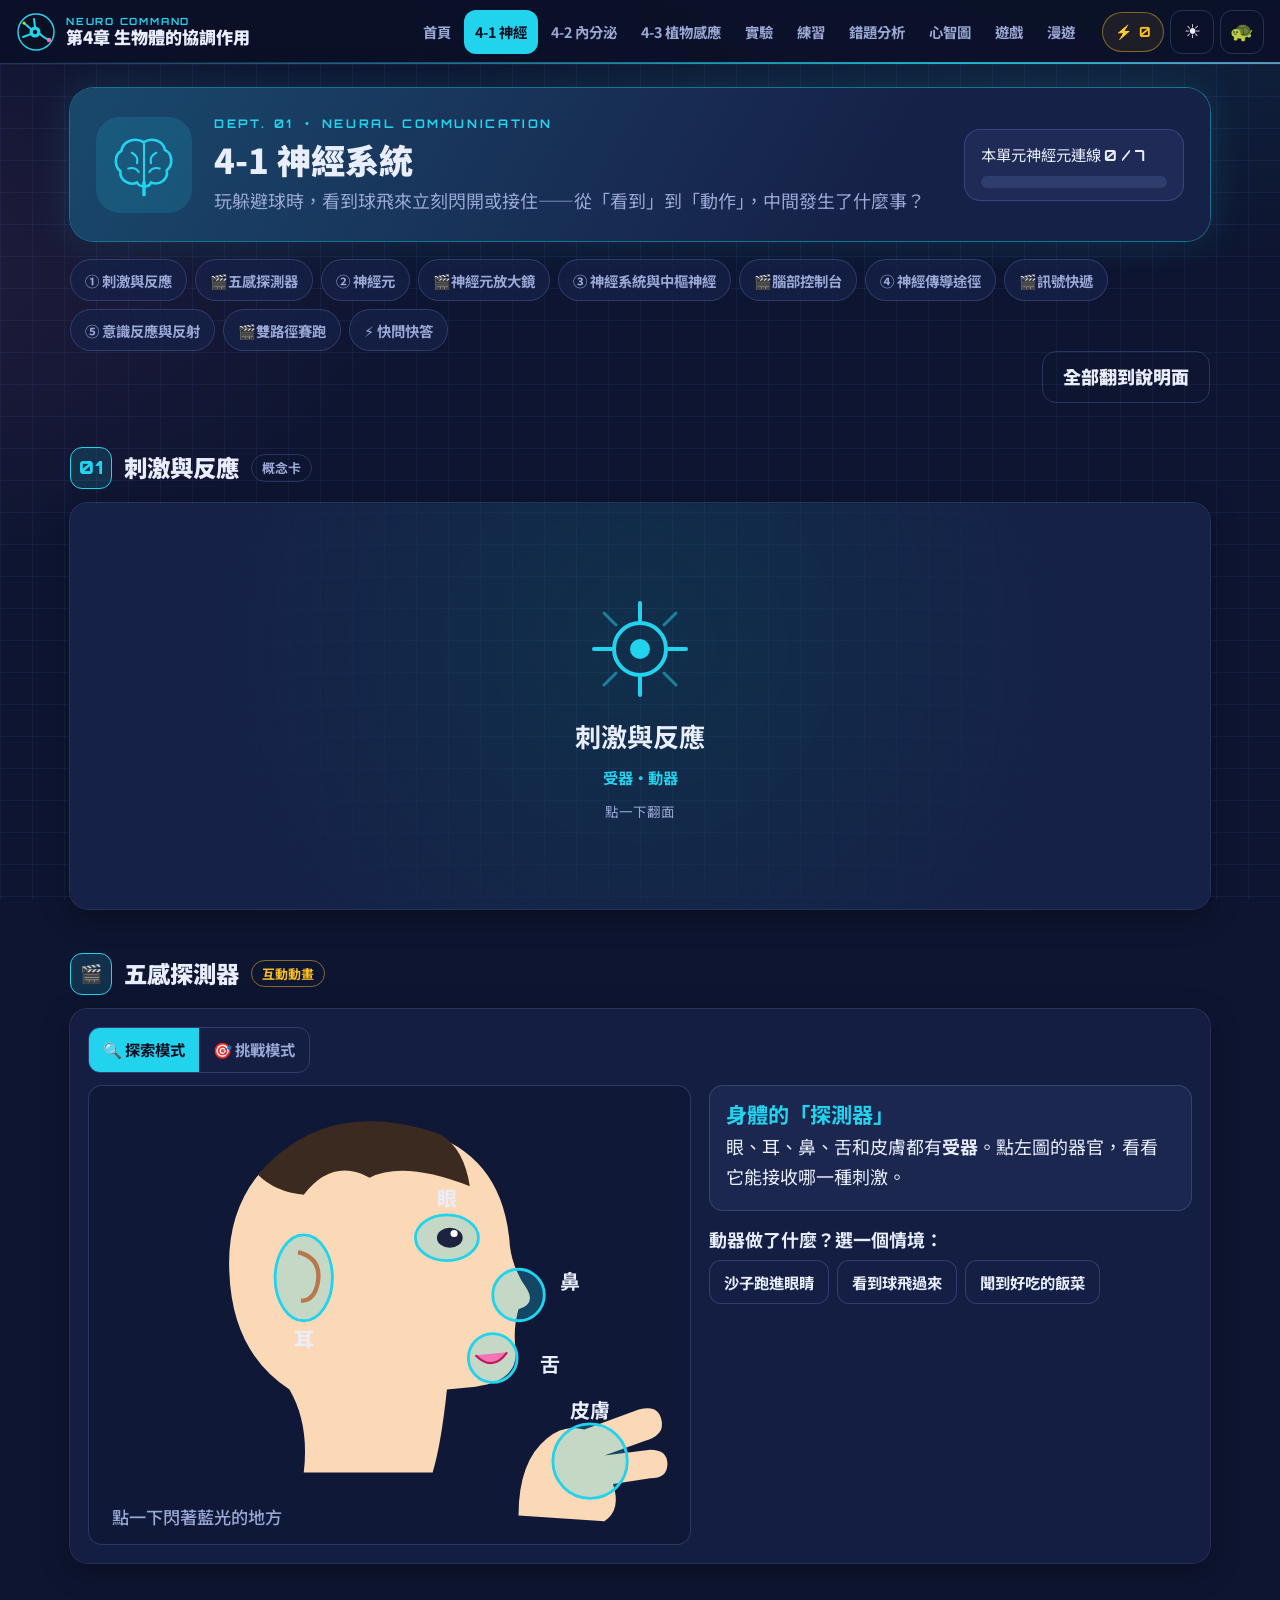
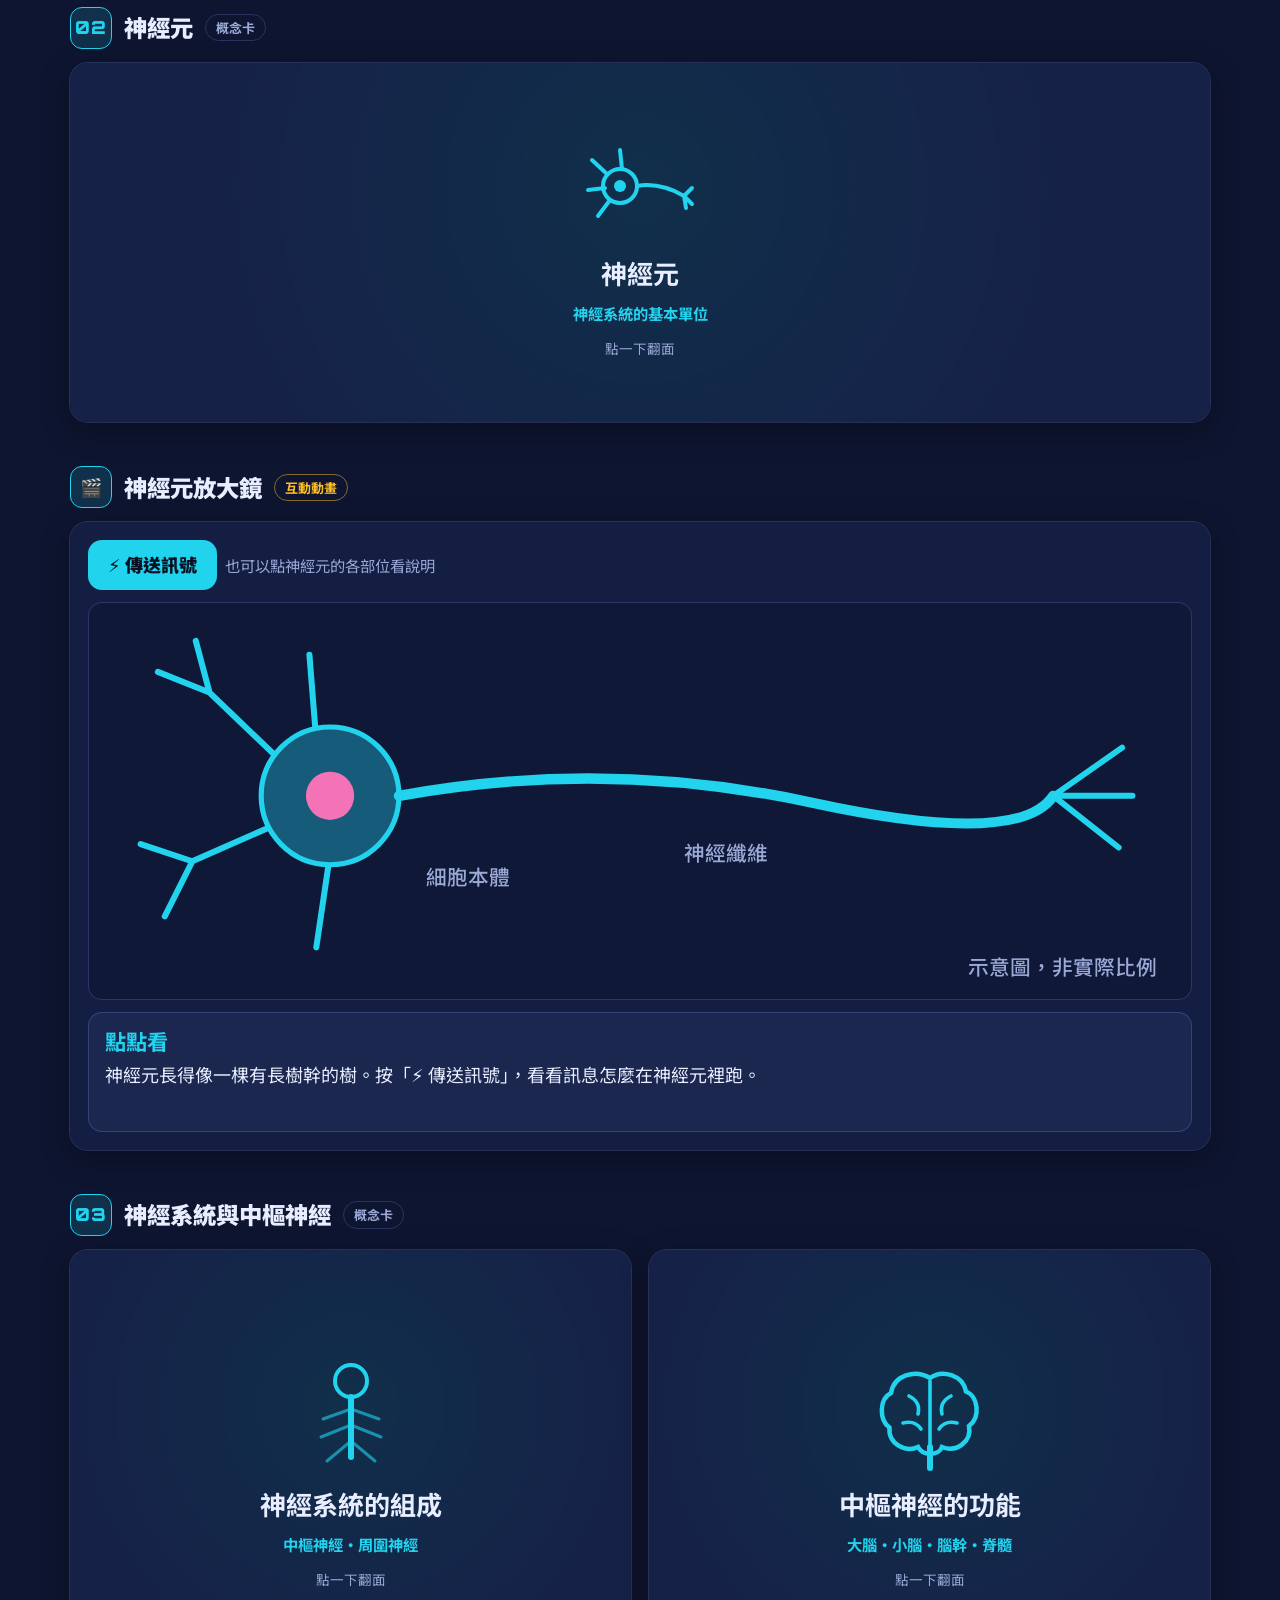
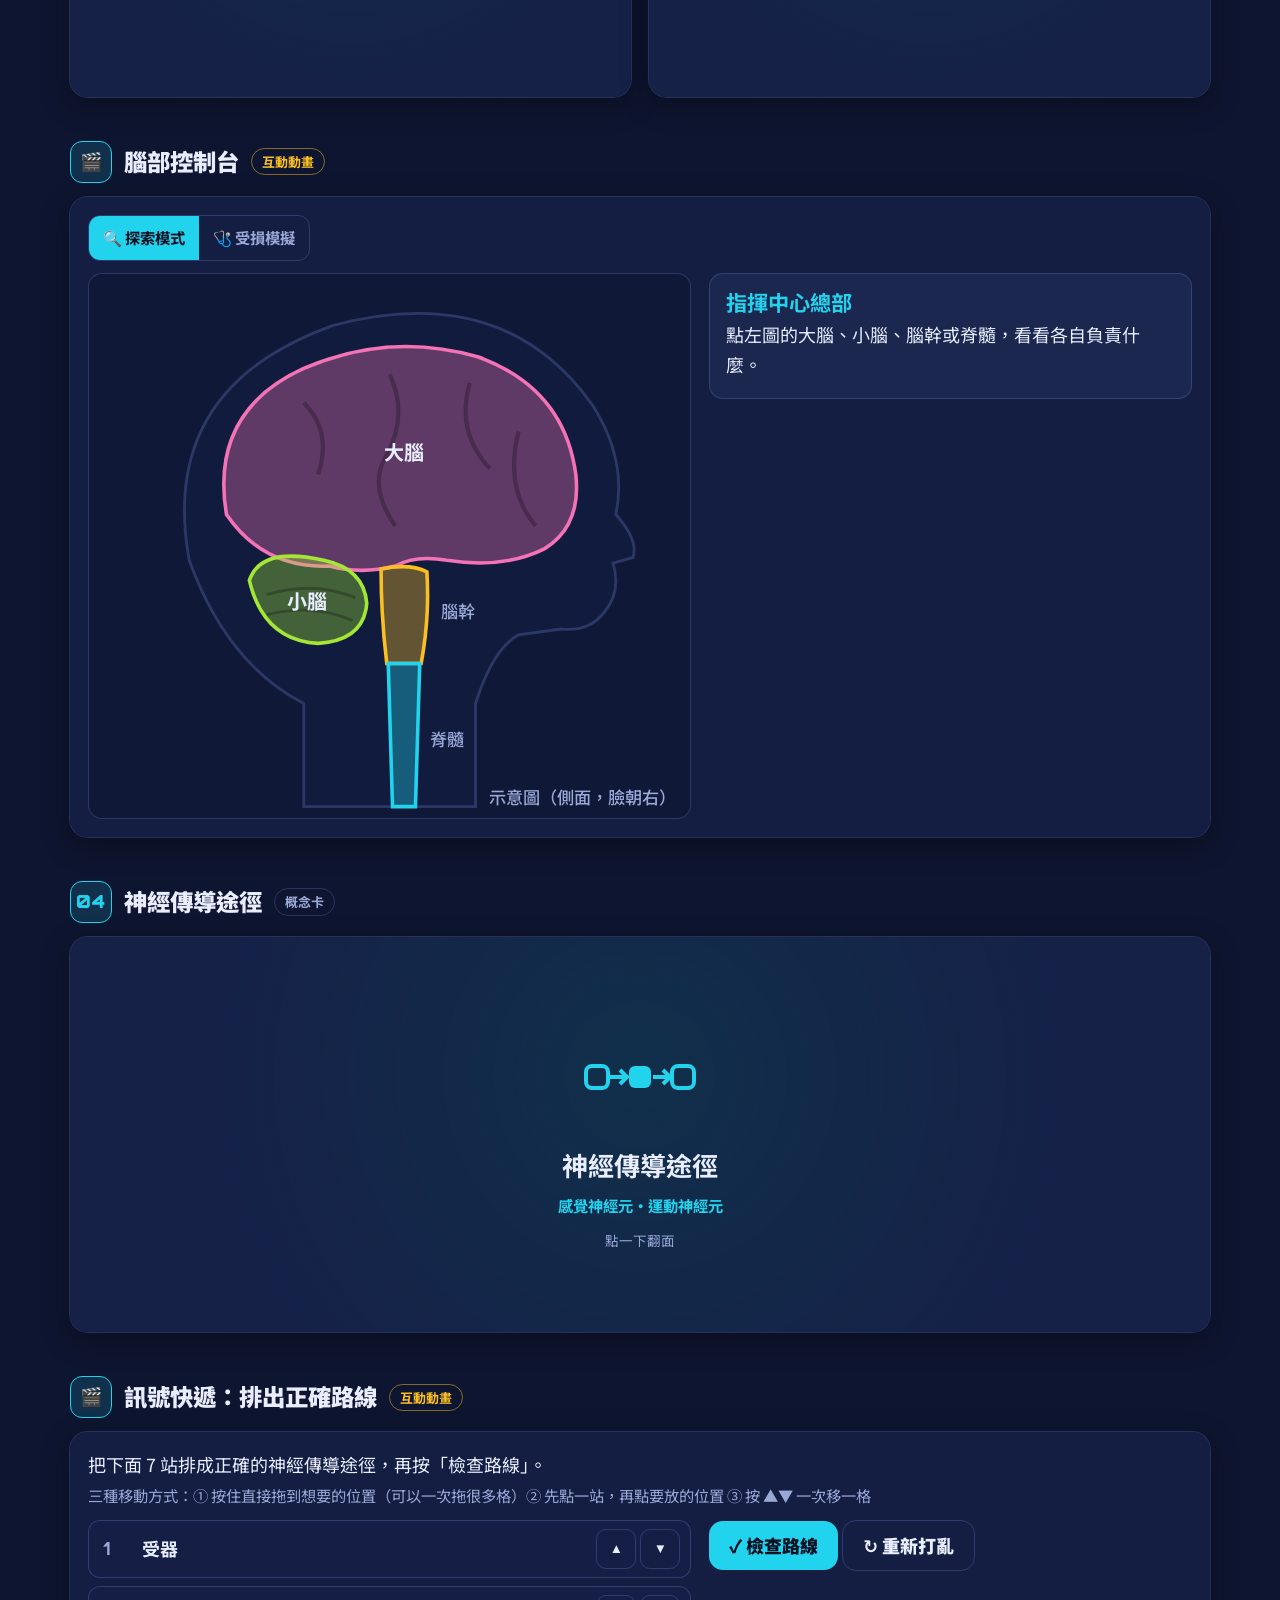
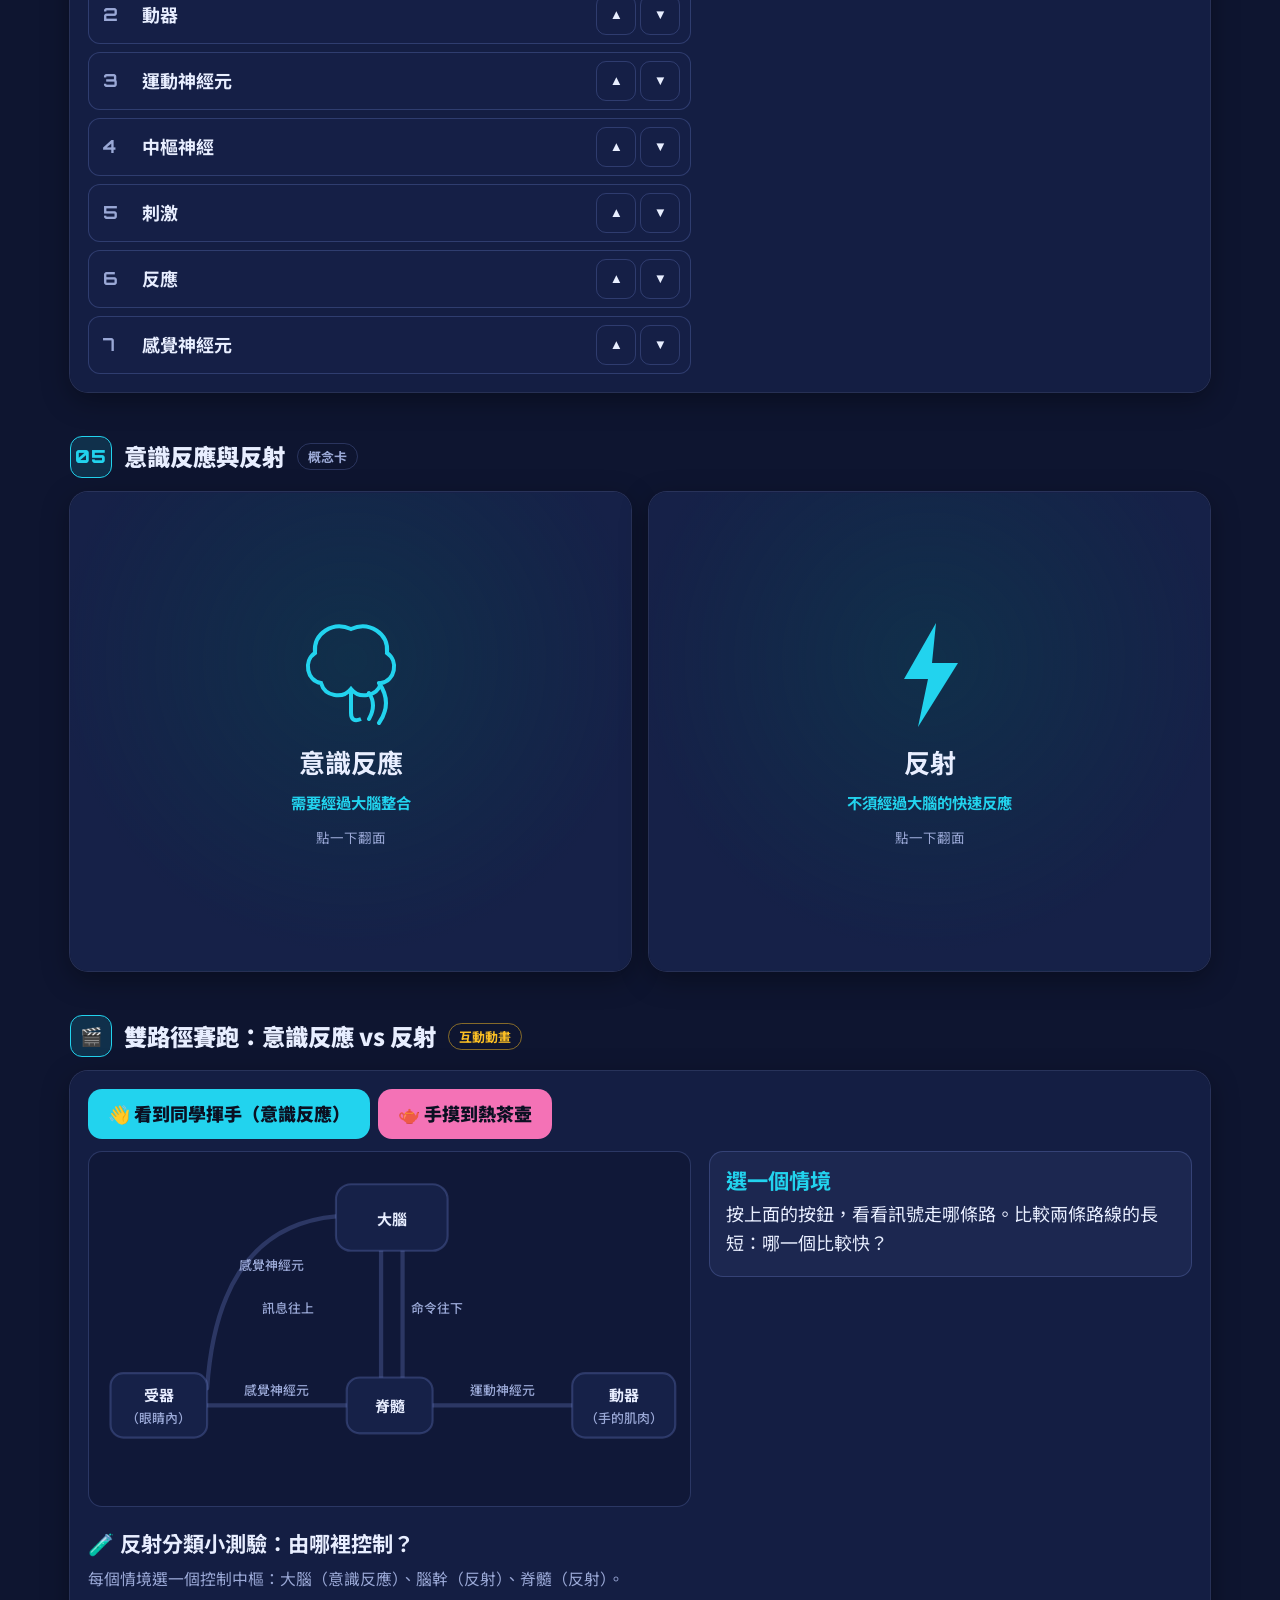
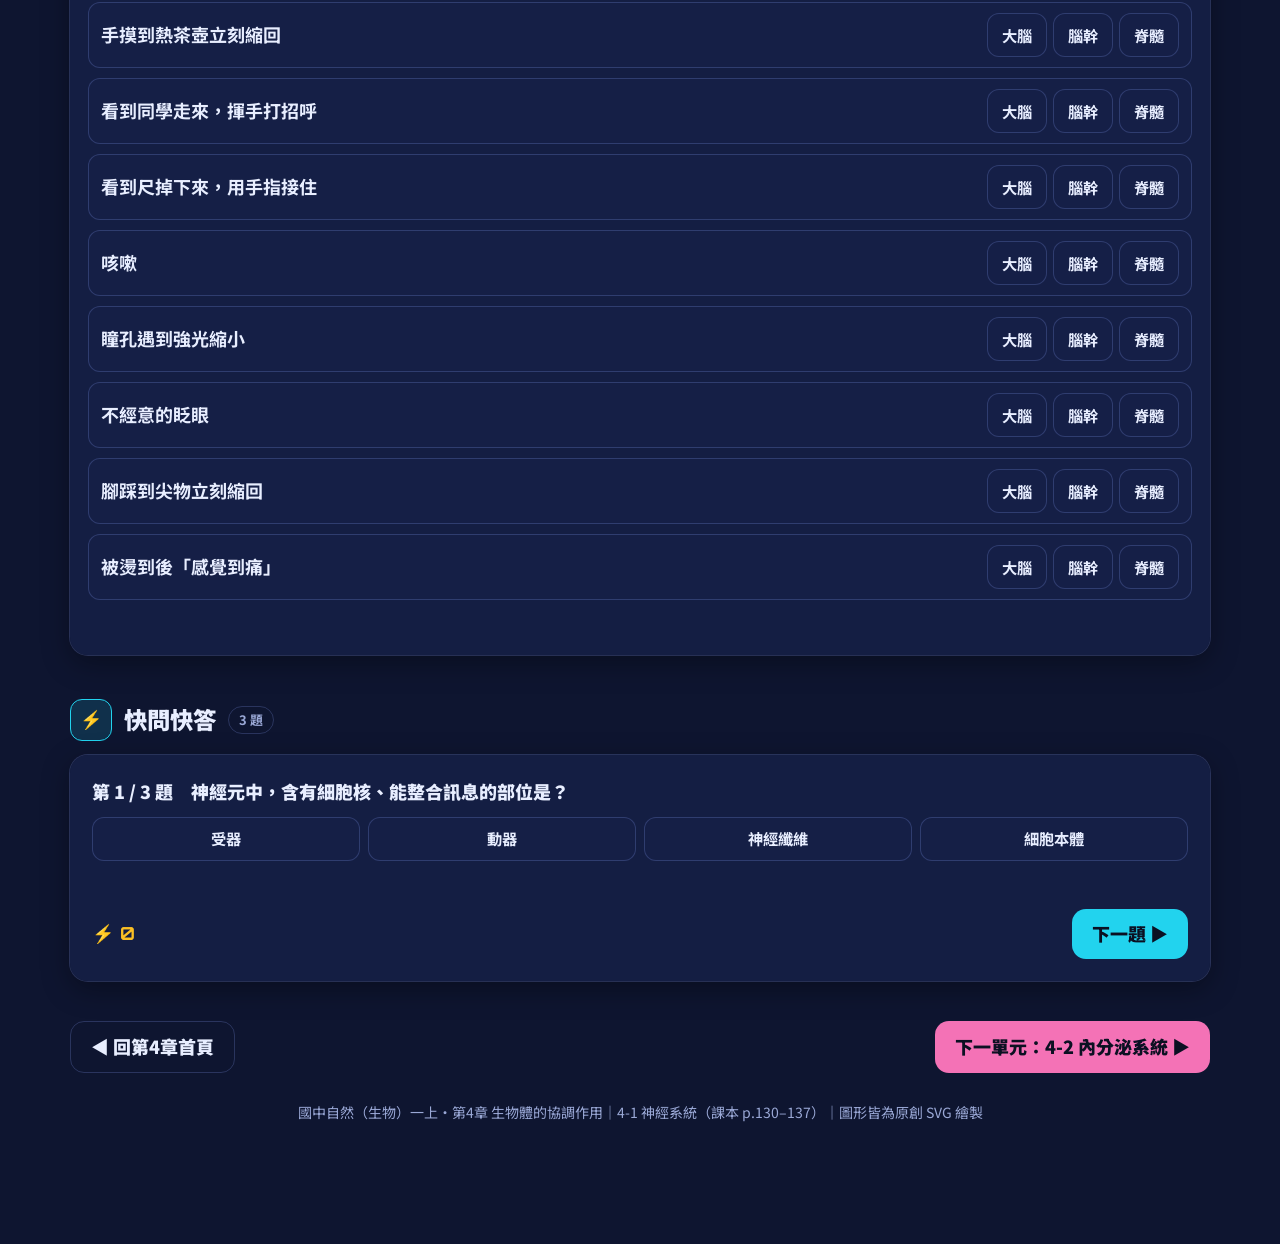
<file: unit4-1.html>
<!DOCTYPE html>
<html lang="zh-Hant">
<head>
<meta charset="UTF-8">
<meta name="viewport" content="width=device-width, initial-scale=1">
<title>4-1 神經系統｜第4章 生物體的協調作用</title>
<link rel="stylesheet" href="css/style.css">
<script src="https://batyunching.github.io/bio/js/account.js" data-chapter="ch4" data-prefix="ch4."></script>
<style>
/* 動畫內的 SVG 共用色 */
.fig .skin{ fill:#FCD9B6; } .fig .skin-l{ fill:#F5C49C; }
.fig .ink{ fill:none; stroke:var(--c-muted); stroke-width:2; }
.fig text{ font-family:var(--font); font-weight:700; fill:var(--c-text); }
.fig .lbl{ font-size:14px; }
.fig .sml{ font-size:12px; fill:var(--c-muted); font-weight:500; }
.fig .rcp{ fill:var(--c-neuro); fill-opacity:.25; stroke:var(--c-neuro); stroke-width:2; }
.fig .hot.sel .rcp, .fig .hot.hit .rcp{ fill-opacity:.75; }
.fig .hot.miss .rcp{ fill:var(--c-ng); stroke:var(--c-ng); fill-opacity:.6; }
.stim{ font-size:1.25rem; font-weight:900; text-align:center; padding:14px; border-radius:14px; border:1px dashed var(--c-neuro); background:var(--c-neuro-l); }
/* 神經元 */
.fig .fiber{ fill:none; stroke:var(--c-neuro); stroke-width:6; stroke-linecap:round; }
.fig .fiber-s{ fill:none; stroke:var(--c-neuro); stroke-width:3.5; stroke-linecap:round; }
.fig .soma{ fill:color-mix(in srgb, var(--c-neuro) 35%, var(--c-bg2)); stroke:var(--c-neuro); stroke-width:3; }
.fig .nuc{ fill:var(--c-hormone); }
.fig .pulse{ fill:#FDE68A; filter:drop-shadow(0 0 6px #FBBF24); }
/* 腦 */
.fig .region{ stroke-width:2.5; cursor:pointer; transition:fill-opacity .2s; fill-opacity:.35; }
.fig .region:hover, .fig .region:focus{ fill-opacity:.6; outline:none; }
.fig .region.sel{ fill-opacity:.85; }
.fig .region.ok{ fill:var(--c-ok) !important; fill-opacity:.8; }
.fig .region.ng{ fill:var(--c-ng) !important; fill-opacity:.7; }
.case{ font-weight:700; padding:12px 14px; border-radius:12px; background:var(--c-hormone-l); border:1px dashed var(--c-hormone); }
/* 路徑 */
.fig .node rect{ fill:var(--c-panel-solid); stroke:var(--c-line); stroke-width:2; }
.fig .node.on rect{ stroke:var(--c-neuro); fill:color-mix(in srgb, var(--c-neuro) 22%, var(--c-panel-solid)); }
.fig .node.brain.on rect{ stroke:var(--c-hormone); fill:color-mix(in srgb, var(--c-hormone) 22%, var(--c-panel-solid)); }
.fig .wire{ fill:none; stroke:var(--c-line); stroke-width:4; stroke-linecap:round; }
.fig .wire.on{ stroke:var(--c-neuro); }
.fig .wire.on.up{ stroke:var(--c-hormone); }
.fig .bang{ font-size:18px; font-weight:900; }
.steps{ list-style:none; margin:0; padding:0; display:flex; flex-direction:column; gap:6px; counter-reset:s; }
.steps li{ counter-increment:s; padding:6px 10px; border-radius:10px; border:1px solid var(--c-line); color:var(--c-muted); font-size:.86rem; }
.steps li::before{ content:counter(s); font-family:var(--num); font-weight:700; margin-right:8px; color:var(--c-muted); }
.steps li.on{ color:var(--c-text); border-color:var(--c-neuro); background:var(--c-neuro-l); }
.steps li.on.r{ border-color:var(--c-hormone); background:var(--c-hormone-l); }
.steps li.tag-r::after{ content:" 反射"; font-size:.7rem; color:var(--c-neuro); font-weight:900; }
.steps li.tag-c::after{ content:" 意識"; font-size:.7rem; color:var(--c-hormone); font-weight:900; }
.analogy{ display:none; margin-top:12px; }
.analogy.show{ display:block; }
.analogy .row{ display:flex; gap:6px; flex-wrap:wrap; align-items:center; font-size:.82rem; }
.analogy .row span{ padding:4px 10px; border-radius:999px; border:1px solid var(--c-line); }
.analogy .row i{ color:var(--c-neuro); font-style:normal; }
</style>
</head>
<body data-page="4-1" data-root="./">
<main class="wrap unit-41">

  <div class="unit-hero">
    <div class="ic" id="heroIc"></div>
    <div class="txt">
      <div class="dept">DEPT. 01 · NEURAL COMMUNICATION</div>
      <h1>4-1 神經系統</h1>
      <p>玩躲避球時，看到球飛來立刻閃開或接住——從「看到」到「動作」，中間發生了什麼事？</p>
    </div>
    <div class="mini">
      本單元神經元連線 <b data-unit-progress-text>0 / 7</b>
      <div class="progress" data-unit-progress="4-1"><span></span></div>
    </div>
  </div>

  <nav class="toc" aria-label="本頁目錄">
    <a href="#b1">① 刺激與反應</a><a class="anim" href="#a1">五感探測器</a>
    <a href="#b2">② 神經元</a><a class="anim" href="#a2">神經元放大鏡</a>
    <a href="#b3">③ 神經系統與中樞神經</a><a class="anim" href="#a3">腦部控制台</a>
    <a href="#b4">④ 神經傳導途徑</a><a class="anim" href="#a4">訊號快遞</a>
    <a href="#b5">⑤ 意識反應與反射</a><a class="anim" href="#a5">雙路徑賽跑</a>
    <a href="#qq">⚡ 快問快答</a>
  </nav>
  <div class="block-tools"><button class="btn ghost" id="flipAll">全部翻到說明面</button></div>

  <!-- ================= 1 刺激與反應 ================= -->
  <div class="block-title" id="b1"><span class="num">01</span><h2>刺激與反應</h2><span class="kind">概念卡</span></div>
  <div class="cards">
    <div class="concept" id="4-1-c1" data-id="4-1-c1"><div class="inner">
      <div class="face front">
        <svg class="ic" viewBox="0 0 120 120" aria-hidden="true"><circle cx="60" cy="60" r="26" fill="none" stroke="currentColor" stroke-width="4"/><circle cx="60" cy="60" r="10" fill="currentColor"/><path d="M14 60 h18 M88 60 h18 M60 14 v18 M60 88 v18" stroke="currentColor" stroke-width="4" stroke-linecap="round"/><path d="M24 24 l12 12 M96 24 l-12 12 M24 96 l12 -12 M96 96 l-12 -12" stroke="currentColor" stroke-width="3" stroke-linecap="round" opacity=".5"/></svg>
        <h3>刺激與反應</h3><div class="sub">受器・動器</div><div class="hint">點一下翻面</div>
      </div>
      <div class="face back">
        <h3>受器接收刺激，動器產生反應</h3>
        <table>
          <tr><th>構造</th><th>功能</th><th>位置／例子</th></tr>
          <tr><td><span class="kw">受器</span></td><td>接收刺激</td><td>眼（光線）、耳（聲音）、鼻（氣味）、舌（味道）、皮膚（冷、熱、觸、壓、痛）</td></tr>
          <tr><td><span class="kw">動器</span></td><td>產生反應</td><td><b>肌肉</b>和<b>腺體</b></td></tr>
        </table>
        <ul>
          <li>沙子跑進眼睛：不斷<b>眨眼</b>（肌肉），<b>淚腺</b>分泌更多淚液把沙子沖走（腺體）。</li>
          <li>看到球靠近：手部<b>肌肉收縮</b>才能接住球。</li>
        </ul>
        <div class="myth"><b class="t">⚠ MYTH ALERT 迷思小警報</b><span class="x">動器只有肌肉</span>　→　<span class="o">腺體也是動器！流眼淚、分泌唾液都是「反應」。</span></div>
        <div class="ft"><span class="page">課本 P.130–131</span><button class="got">我懂了？</button></div>
      </div>
    </div></div>
  </div>

  <div class="block-title" id="a1"><span class="num">🎬</span><h2>五感探測器</h2><span class="kind anim">互動動畫</span></div>
  <div class="panel lab">
    <div class="bar">
      <div class="seg" id="segSense"><button data-v="explore" aria-pressed="true">🔍 探索模式</button><button data-v="game">🎯 挑戰模式</button></div>
      <span class="score" id="senseScore" hidden></span>
    </div>
    <div class="grid2">
      <svg class="fig" id="senseFig" viewBox="0 0 420 320" role="img" aria-label="人的頭部側面與手，標出眼、耳、鼻、舌、皮膚五種受器">
        <!-- 頭 -->
        <path class="skin" d="M120 60 Q170 12 240 34 Q290 52 294 112 Q296 128 306 142 Q312 152 300 156 Q296 170 298 184 Q300 206 270 210 L250 212 Q246 250 240 270 L150 270 Q154 236 140 212 Q100 186 98 130 Q96 88 120 60Z"/>
        <path d="M118 62 Q166 6 246 34 Q262 44 266 70 Q220 52 196 64 Q170 50 150 76 Q130 74 118 62Z" fill="#3B2A20"/>
        <!-- 手（皮膚） -->
        <path class="skin" d="M300 300 Q300 262 320 246 Q332 236 346 240 L384 226 Q398 222 400 234 Q402 244 388 248 L360 258 L392 254 Q404 254 404 264 Q404 274 392 274 L366 278 Q372 296 360 304Z"/>
        <g class="hot" data-r="eye" tabindex="0" role="button" aria-label="眼">
          <ellipse class="rcp" cx="250" cy="106" rx="22" ry="16"/><ellipse cx="252" cy="106" rx="9" ry="7" fill="#1B2340"/><circle cx="255" cy="103" r="2.5" fill="#fff"/>
          <text class="lbl" x="250" y="84" text-anchor="middle">眼</text>
        </g>
        <g class="hot" data-r="ear" tabindex="0" role="button" aria-label="耳">
          <ellipse class="rcp" cx="150" cy="134" rx="20" ry="30"/><path d="M146 116 Q162 120 160 136 Q158 150 148 150" stroke="#B9774A" stroke-width="3" fill="none"/>
          <text class="lbl" x="150" y="182" text-anchor="middle">耳</text>
        </g>
        <g class="hot" data-r="nose" tabindex="0" role="button" aria-label="鼻">
          <circle class="rcp" cx="300" cy="146" r="18"/><text class="lbl" x="336" y="142" text-anchor="middle">鼻</text>
        </g>
        <g class="hot" data-r="tongue" tabindex="0" role="button" aria-label="舌">
          <circle class="rcp" cx="282" cy="190" r="17"/><path d="M270 188 Q282 200 292 186" fill="#F472B6" stroke="#BE185D" stroke-width="1.5"/><text class="lbl" x="322" y="200" text-anchor="middle">舌</text>
        </g>
        <g class="hot" data-r="skin" tabindex="0" role="button" aria-label="皮膚">
          <circle class="rcp" cx="350" cy="262" r="26"/><text class="lbl" x="350" y="232" text-anchor="middle">皮膚</text>
        </g>
        <text class="sml" x="16" y="306">點一下閃著藍光的地方</text>
      </svg>
      <div>
        <div class="info" id="senseInfo">
          <h3>身體的「探測器」</h3>
          <p>眼、耳、鼻、舌和皮膚都有<b>受器</b>。點左圖的器官，看看它能接收哪一種刺激。</p>
        </div>
        <div id="senseGame" hidden>
          <div class="stim" id="senseStim">準備好了嗎？</div>
          <div class="feedback" id="senseFb" aria-live="polite"></div>
          <button class="btn" id="senseStart">開始挑戰（8 題）</button>
        </div>
        <div style="margin-top:14px">
          <p style="margin:0 0 6px;font-weight:700">動器做了什麼？選一個情境：</p>
          <div style="display:flex;gap:8px;flex-wrap:wrap">
            <button class="chip-btn" data-eff="sand">沙子跑進眼睛</button>
            <button class="chip-btn" data-eff="ball">看到球飛過來</button>
            <button class="chip-btn" data-eff="food">聞到好吃的飯菜</button>
          </div>
          <div class="feedback" id="effFb" style="font-weight:500"></div>
        </div>
      </div>
    </div>
  </div>

  <!-- ================= 2 神經元 ================= -->
  <div class="block-title" id="b2"><span class="num">02</span><h2>神經元</h2><span class="kind">概念卡</span></div>
  <div class="cards">
    <div class="concept" id="4-1-c2" data-id="4-1-c2"><div class="inner">
      <div class="face front">
        <svg class="ic" viewBox="0 0 120 120" aria-hidden="true"><circle cx="40" cy="60" r="17" fill="none" stroke="currentColor" stroke-width="4"/><circle cx="40" cy="60" r="6" fill="currentColor"/><path d="M27 48 L12 34 M25 62 L8 64 M30 74 L18 90 M42 43 L40 24 M57 60 Q80 56 104 70 M104 70 l8 -8 M104 70 l8 8 M104 70 l2 12" stroke="currentColor" stroke-width="4" fill="none" stroke-linecap="round"/></svg>
        <h3>神經元</h3><div class="sub">神經系統的基本單位</div><div class="hint">點一下翻面</div>
      </div>
      <div class="face back">
        <h3>神經元＝神經細胞</h3>
        <p style="margin:0 0 6px"><span class="kw">神經元</span>（神經細胞）是神經系統的基本單位，由兩部分組成：</p>
        <table>
          <tr><th>構造</th><th>功能</th></tr>
          <tr><td><span class="kw">細胞本體</span></td><td>內有<b>細胞核</b>，能調節神經元的代謝、整合訊息</td></tr>
          <tr><td><span class="kw">神經纖維</span></td><td>接收及<b>傳導</b>訊息</td></tr>
        </table>
        <div class="myth"><b class="t">⚠ MYTH ALERT 迷思小警報</b><span class="x">神經纖維是另一種細胞</span>　→　<span class="o">神經纖維是神經元的一部分，整個神經元只是一個細胞。</span></div>
        <div class="ft"><span class="page">課本 P.131</span><button class="got">我懂了？</button></div>
      </div>
    </div></div>
  </div>

  <div class="block-title" id="a2"><span class="num">🎬</span><h2>神經元放大鏡</h2><span class="kind anim">互動動畫</span></div>
  <div class="panel lab">
    <div class="bar">
      <button class="btn" id="fireBtn">⚡ 傳送訊號</button>
      <span style="color:var(--c-muted);font-size:.85rem">也可以點神經元的各部位看說明</span>
    </div>
    <svg class="fig" id="neuronFig" viewBox="0 0 640 230" role="img" aria-label="神經元示意圖：細胞本體、細胞核與神經纖維">
      <g class="hot" data-part="fiber" tabindex="0" role="button" aria-label="神經纖維（接收訊息的一端）">
        <path class="fiber-s" d="M118 98 L70 52 L40 40 M70 52 L62 22"/>
        <path class="fiber-s" d="M110 128 L60 150 L30 140 M60 150 L44 182"/>
        <path class="fiber-s" d="M132 80 L128 30"/>
        <path class="fiber-s" d="M140 146 L132 200"/>
      </g>
      <g class="hot" data-part="soma" tabindex="0" role="button" aria-label="細胞本體">
        <circle class="soma" cx="140" cy="112" r="40"/>
      </g>
      <g class="hot" data-part="nucleus" tabindex="0" role="button" aria-label="細胞核">
        <circle class="nuc" cx="140" cy="112" r="14"/>
      </g>
      <g class="hot" data-part="fiber" tabindex="0" role="button" aria-label="神經纖維（傳導訊息出去的一端）">
        <path class="fiber" id="axon" d="M180 112 Q300 90 420 116 T560 112"/>
        <path class="fiber-s" d="M560 112 L600 84 M560 112 L606 112 M560 112 L598 142"/>
      </g>
      <path id="signalPath" d="M40 40 L70 52 L118 98 L140 112 L180 112 Q300 90 420 116 T560 112 L606 112" fill="none" stroke="none"/>
      <circle class="pulse" id="pulse" r="8" cx="-20" cy="-20"/>
      <text class="sml" x="196" y="164">細胞本體</text>
      <text class="sml" x="370" y="150" text-anchor="middle">神經纖維</text>
      <text class="sml" x="620" y="216" text-anchor="end">示意圖，非實際比例</text>
    </svg>
    <div class="info" id="neuronInfo" style="margin-top:12px"><h3>點點看</h3><p>神經元長得像一棵有長樹幹的樹。按「⚡ 傳送訊號」，看看訊息怎麼在神經元裡跑。</p></div>
  </div>

  <!-- ================= 3 神經系統組成與中樞神經 ================= -->
  <div class="block-title" id="b3"><span class="num">03</span><h2>神經系統與中樞神經</h2><span class="kind">概念卡</span></div>
  <div class="cards">
    <div class="concept" id="4-1-c3" data-id="4-1-c3"><div class="inner">
      <div class="face front">
        <svg class="ic" viewBox="0 0 120 120" aria-hidden="true"><circle cx="60" cy="24" r="16" fill="none" stroke="currentColor" stroke-width="4"/><path d="M60 40 V100" stroke="currentColor" stroke-width="6" stroke-linecap="round"/><path d="M60 52 L32 62 M60 52 L88 62 M60 68 L30 80 M60 68 L90 80 M60 84 L36 104 M60 84 L84 104" stroke="currentColor" stroke-width="3" stroke-linecap="round" opacity=".6"/></svg>
        <h3>神經系統的組成</h3><div class="sub">中樞神經・周圍神經</div><div class="hint">點一下翻面</div>
      </div>
      <div class="face back">
        <h3>中樞神經＋周圍神經</h3>
        <table>
          <tr><th>系統</th><th>包括</th></tr>
          <tr><td><span class="kw">中樞神經</span></td><td><b>腦</b>（大腦、小腦、腦幹）和<b>脊髓</b>，都有<b>骨骼保護</b>（頭骨、脊椎）</td></tr>
          <tr><td><span class="kw">周圍神經</span></td><td>與腦相連的 <b>12 對腦神經</b>、與脊髓相連的 <b>31 對脊神經</b></td></tr>
        </table>
        <p style="margin:0 0 6px">中樞神經和周圍神經共同完成傳遞神經訊息的工作。</p>
        <div class="myth"><b class="t">⚠ MYTH ALERT 迷思小警報</b><span class="x">脊髓屬於周圍神經</span>　→　<span class="o">脊髓是<b>中樞</b>神經；和脊髓相連的「脊神經」才是周圍神經。</span></div>
        <div class="ft"><span class="page">課本 P.132</span><button class="got">我懂了？</button></div>
      </div>
    </div></div>
    <div class="concept" id="4-1-c4" data-id="4-1-c4"><div class="inner">
      <div class="face front">
        <div class="ic" id="icBrain"></div>
        <h3>中樞神經的功能</h3><div class="sub">大腦・小腦・腦幹・脊髓</div><div class="hint">點一下翻面</div>
      </div>
      <div class="face back">
        <h3>四個中樞，各司其職</h3>
        <table>
          <tr><th>構造</th><th>功能</th></tr>
          <tr><td><span class="kw">大腦</span></td><td>掌管感覺、運動、意識、記憶、思考和語言。<b>左半球控制右半身，右半球控制左半身</b></td></tr>
          <tr><td><span class="kw">小腦</span></td><td>協調全身肌肉，維持身體<b>平衡</b></td></tr>
          <tr><td><span class="kw">腦幹</span></td><td>控制呼吸、心跳、血壓、唾液分泌，是<b>生命中樞</b></td></tr>
          <tr><td><span class="kw">脊髓</span></td><td>把頸部以下的訊息上傳到腦、把腦的命令下傳；也是<b>四肢的反射中樞</b></td></tr>
        </table>
        <div class="myth"><b class="t">⚠ MYTH ALERT 迷思小警報</b><span class="x">小腦控制呼吸心跳</span>　→　<span class="o">小腦管<b>平衡</b>；呼吸、心跳是<b>腦幹</b>（生命中樞）的工作。</span></div>
        <div class="ft"><span class="page">課本 P.132–133</span><button class="got">我懂了？</button></div>
      </div>
    </div></div>
  </div>

  <div class="block-title" id="a3"><span class="num">🎬</span><h2>腦部控制台</h2><span class="kind anim">互動動畫</span></div>
  <div class="panel lab">
    <div class="bar">
      <div class="seg" id="segBrain"><button data-v="explore" aria-pressed="true">🔍 探索模式</button><button data-v="case">🩺 受損模擬</button></div>
      <span class="score" id="caseScore" hidden></span>
    </div>
    <div class="grid2">
      <svg class="fig" id="brainFig" viewBox="0 0 420 380" role="img" aria-label="人頭側面的中樞神經：大腦、小腦、腦幹、脊髓">
        <!-- 頭部輪廓（面向右） -->
        <path d="M70 200 Q48 80 170 36 Q290 4 352 92 Q376 130 368 168 Q384 186 380 198 L366 202 Q372 222 360 236 Q350 250 330 248 L300 252 Q282 262 270 300 L270 372 L150 372 L150 300 Q96 272 70 200Z" fill="var(--c-bg2)" stroke="var(--c-line)" stroke-width="2"/>
        <path class="region" data-b="cerebrum" tabindex="0" role="button" aria-label="大腦" fill="#F472B6" stroke="#F472B6"
          d="M96 168 Q84 96 150 66 Q210 40 272 58 Q332 80 340 140 Q344 176 318 192 Q290 206 250 200 Q228 196 214 204 Q190 210 168 204 Q122 206 96 168Z"/>
        <path d="M150 90 Q170 110 160 140 M210 70 Q224 100 206 130 Q196 150 214 176 M266 76 Q256 110 280 136 M300 110 Q290 150 312 176" stroke="rgba(0,0,0,.25)" stroke-width="3" fill="none" pointer-events="none"/>
        <path class="region" data-b="cerebellum" tabindex="0" role="button" aria-label="小腦" fill="#A3E635" stroke="#A3E635"
          d="M112 214 Q120 190 164 200 Q192 206 194 230 Q192 256 160 258 Q122 256 112 214Z"/>
        <path d="M124 224 Q156 214 186 226 M124 238 Q156 230 184 242" stroke="rgba(0,0,0,.25)" stroke-width="2" fill="none" pointer-events="none"/>
        <path class="region" data-b="stem" tabindex="0" role="button" aria-label="腦幹" fill="#FBBF24" stroke="#FBBF24"
          d="M204 206 Q224 202 236 208 Q238 240 232 272 L208 272 Q204 240 204 206Z"/>
        <path class="region" data-b="cord" tabindex="0" role="button" aria-label="脊髓" fill="#22D3EE" stroke="#22D3EE"
          d="M209 272 L231 272 L228 372 L212 372Z"/>
        <text class="lbl" x="220" y="130" text-anchor="middle" pointer-events="none" fill="#1B2340">大腦</text>
        <text class="lbl" x="152" y="234" text-anchor="middle" pointer-events="none" fill="#1B2340">小腦</text>
        <text class="sml" x="246" y="240" pointer-events="none">腦幹</text>
        <text class="sml" x="238" y="330" pointer-events="none">脊髓</text>
        <text class="sml" x="410" y="370" text-anchor="end">示意圖（側面，臉朝右）</text>
      </svg>
      <div>
        <div class="info" id="brainInfo"><h3>指揮中心總部</h3><p>點左圖的大腦、小腦、腦幹或脊髓，看看各自負責什麼。</p></div>
        <div id="caseBox" hidden style="margin-top:12px">
          <div class="case" id="caseText"></div>
          <div class="feedback" id="caseFb" aria-live="polite"></div>
          <button class="btn" id="caseNext" hidden>下一個病例 ▶</button>
        </div>
      </div>
    </div>
  </div>

  <!-- ================= 4 神經傳導途徑 ================= -->
  <div class="block-title" id="b4"><span class="num">04</span><h2>神經傳導途徑</h2><span class="kind">概念卡</span></div>
  <div class="cards">
    <div class="concept" id="4-1-c5" data-id="4-1-c5"><div class="inner">
      <div class="face front">
        <svg class="ic" viewBox="0 0 120 120" aria-hidden="true"><rect x="6" y="48" width="22" height="22" rx="6" fill="none" stroke="currentColor" stroke-width="4"/><rect x="49" y="48" width="22" height="22" rx="6" fill="currentColor"/><rect x="92" y="48" width="22" height="22" rx="6" fill="none" stroke="currentColor" stroke-width="4"/><path d="M30 59 H46 M73 59 H89" stroke="currentColor" stroke-width="4"/><path d="M40 52 l7 7 l-7 7 M83 52 l7 7 l-7 7" stroke="currentColor" stroke-width="4" fill="none"/></svg>
        <h3>神經傳導途徑</h3><div class="sub">感覺神經元・運動神經元</div><div class="hint">點一下翻面</div>
      </div>
      <div class="face back">
        <h3>訊息怎麼跑？</h3>
        <p style="margin:0 0 6px;font-weight:700">刺激 → 受器 → <span class="kw">感覺神經元</span> → 中樞神經 → <span class="kw">運動神經元</span> → 動器 → 反應</p>
        <table>
          <tr><th>神經元</th><th>傳導方向</th></tr>
          <tr><td>感覺神經元</td><td>受器 → 中樞神經</td></tr>
          <tr><td>運動神經元</td><td>中樞神經 → 動器</td></tr>
        </table>
        <p style="margin:0 0 6px">就像結帳：掃描器（受器）讀到條碼 → 電腦（中樞神經）處理 → 印表機（動器）印出明細。</p>
        <div class="myth"><b class="t">⚠ MYTH ALERT 迷思小警報</b><span class="x">運動神經元把訊息傳到腦</span>　→　<span class="o">「感覺」往<b>中樞</b>送，「運動」從中樞往<b>動器</b>送。</span></div>
        <div class="ft"><span class="page">課本 P.134</span><button class="got">我懂了？</button></div>
      </div>
    </div></div>
  </div>

  <div class="block-title" id="a4"><span class="num">🎬</span><h2>訊號快遞：排出正確路線</h2><span class="kind anim">互動動畫</span></div>
  <div class="panel lab">
    <p style="margin:0 0 10px">把下面 7 站排成正確的神經傳導途徑，再按「檢查路線」。<br><span style="color:var(--c-muted);font-size:.85rem">三種移動方式：① 按住直接拖到想要的位置（可以一次拖很多格）② 先點一站，再點要放的位置 ③ 按 ▲▼ 一次移一格</span></p>
    <div class="grid2">
      <ul class="sortlist" id="routeList"></ul>
      <div>
        <button class="btn" id="routeCheck">✓ 檢查路線</button>
        <button class="btn ghost" id="routeShuffle">↻ 重新打亂</button>
        <div class="feedback" id="routeFb" aria-live="polite"></div>
        <div class="analogy" id="analogy">
          <p style="margin:0 0 6px;font-weight:700">🛒 就像超市結帳：</p>
          <div class="row"><span>商品條碼</span><i>›</i><span>掃描器</span><i>›</i><span>傳輸線</span><i>›</i><span>電腦</span><i>›</i><span>傳輸線</span><i>›</i><span>印表機</span><i>›</i><span>印出明細</span></div>
          <div class="row" style="margin-top:6px"><span>刺激</span><i>›</i><span>受器</span><i>›</i><span>感覺神經元</span><i>›</i><span>中樞神經</span><i>›</i><span>運動神經元</span><i>›</i><span>動器</span><i>›</i><span>反應</span></div>
        </div>
      </div>
    </div>
  </div>

  <!-- ================= 5 意識反應與反射 ================= -->
  <div class="block-title" id="b5"><span class="num">05</span><h2>意識反應與反射</h2><span class="kind">概念卡</span></div>
  <div class="cards">
    <div class="concept" id="4-1-c6" data-id="4-1-c6"><div class="inner">
      <div class="face front">
        <svg class="ic" viewBox="0 0 120 120" aria-hidden="true"><path d="M60 14 C42 6 22 18 24 38 C12 46 16 66 30 68 C34 82 52 84 60 74 C68 84 86 82 90 68 C104 66 108 46 96 38 C98 18 78 6 60 14Z" fill="none" stroke="currentColor" stroke-width="4"/><path d="M78 104 q8 -14 0 -26 M88 108 q14 -20 0 -40" stroke="currentColor" stroke-width="4" fill="none" stroke-linecap="round"/><path d="M60 74 V98 Q60 108 70 104" stroke="currentColor" stroke-width="4" fill="none"/></svg>
        <h3>意識反應</h3><div class="sub">需要經過大腦整合</div><div class="hint">點一下翻面</div>
      </div>
      <div class="face back">
        <h3>經過大腦想一想才行動</h3>
        <p style="margin:0 0 6px">意識反應須經過<span class="kw">大腦</span>的整合。例：看到同學迎面走來，揮手打招呼。</p>
        <p style="margin:0 0 6px;font-weight:700">受器（眼睛內）→ 感覺神經元 → <span class="kw">大腦</span> → 脊髓 → 運動神經元 → 動器（手的肌肉）</p>
        <div class="myth"><b class="t">⚠ MYTH ALERT 迷思小警報</b><span class="x">意識反應不經過脊髓</span>　→　<span class="o">大腦發出的命令要經過<b>脊髓</b>，再由運動神經元傳到手。</span></div>
        <div class="ft"><span class="page">課本 P.134–135</span><button class="got">我懂了？</button></div>
      </div>
    </div></div>
    <div class="concept" id="4-1-c7" data-id="4-1-c7"><div class="inner">
      <div class="face front">
        <svg class="ic" viewBox="0 0 120 120" aria-hidden="true"><path d="M66 8 L34 64 H58 L48 112 L88 48 H62 Z" fill="currentColor"/></svg>
        <h3>反射</h3><div class="sub">不須經過大腦的快速反應</div><div class="hint">點一下翻面</div>
      </div>
      <div class="face back">
        <h3>來不及想，身體先動</h3>
        <p style="margin:0 0 6px"><span class="kw">反射</span>不須經過大腦意識，可縮短反應時間，用來應付緊急狀況、降低傷害、節省腦力。</p>
        <table>
          <tr><th>控制中樞</th><th>例子</th></tr>
          <tr><td><span class="kw">腦幹</span></td><td>不經意的眨眼、咳嗽、唾液分泌、瞳孔遇強光縮小</td></tr>
          <tr><td><span class="kw">脊髓</span></td><td>手摸到熱茶壺立刻縮回、腳踩到尖物立刻縮回</td></tr>
        </table>
        <p style="margin:0 0 6px">摸到熱茶壺：<b>縮手</b>是反射（脊髓）；之後<b>感覺到痛</b>、撫摸檢查是意識反應（大腦）。</p>
        <div class="myth"><b class="t">⚠ MYTH ALERT 迷思小警報</b><span class="x">反射不經過中樞神經；痛覺在脊髓產生</span>　→　<span class="o">反射仍經過中樞（腦幹或脊髓），只是不經<b>大腦</b>；「痛」的感覺在<b>大腦</b>產生。</span></div>
        <div class="ft"><span class="page">課本 P.136–137</span><button class="got">我懂了？</button></div>
      </div>
    </div></div>
  </div>

  <div class="block-title" id="a5"><span class="num">🎬</span><h2>雙路徑賽跑：意識反應 vs 反射</h2><span class="kind anim">互動動畫</span></div>
  <div class="panel lab">
    <div class="bar">
      <button class="btn" id="runWave">👋 看到同學揮手（意識反應）</button>
      <button class="btn" id="runPot" style="--u:var(--c-hormone)">🫖 手摸到熱茶壺</button>
    </div>
    <div class="grid2">
      <svg class="fig" id="pathFig" viewBox="0 0 560 330" role="img" aria-label="神經傳導途徑示意圖：受器、感覺神經元、大腦、脊髓、運動神經元、動器">
        <path class="wire" id="wRB" d="M110 220 Q120 70 230 60"/>
        <path class="wire" id="wRS" d="M110 236 H240"/>
        <path class="wire up" id="wSB" d="M272 210 V92"/>
        <path class="wire" id="wBS" d="M292 92 V210"/>
        <path class="wire" id="wSM" d="M320 236 H450"/>
        <g class="node" id="nR"><rect x="20" y="206" width="90" height="60" rx="12"/><text x="65" y="232" text-anchor="middle" class="lbl">受器</text><text x="65" y="252" text-anchor="middle" class="sml" id="rLabel">（眼睛內）</text></g>
        <g class="node brain" id="nB"><rect x="230" y="30" width="104" height="62" rx="14"/><text x="282" y="68" text-anchor="middle" class="lbl">大腦</text></g>
        <g class="node" id="nS"><rect x="240" y="210" width="80" height="52" rx="12"/><text x="280" y="242" text-anchor="middle" class="lbl">脊髓</text></g>
        <g class="node" id="nM"><rect x="450" y="206" width="96" height="60" rx="12"/><text x="498" y="232" text-anchor="middle" class="lbl">動器</text><text x="498" y="252" text-anchor="middle" class="sml">（手的肌肉）</text></g>
        <text class="sml" id="lRS" x="175" y="226" text-anchor="middle">感覺神經元</text>
        <text class="sml" x="385" y="226" text-anchor="middle">運動神經元</text>
        <text class="sml" id="lRB" x="140" y="110">感覺神經元</text>
        <text class="sml" x="300" y="150">命令往下</text>
        <text class="sml" id="lSB" x="210" y="150" text-anchor="end">訊息往上</text>
        <text class="bang" id="bang1" x="498" y="296" text-anchor="middle" fill="var(--c-neuro)" opacity="0">縮手！</text>
        <text class="bang" id="bang2" x="282" y="20" text-anchor="middle" fill="var(--c-hormone)" opacity="0">好痛！</text>
        <text class="bang" id="bang3" x="498" y="320" text-anchor="middle" fill="var(--c-hormone)" opacity="0">撫摸檢查</text>
        <circle class="pulse" id="pulse2" r="9" cx="-20" cy="-20"/>
        <circle class="pulse" id="pulse3" r="9" cx="-20" cy="-20" style="fill:#F9A8D4"/>
      </svg>
      <div>
        <div class="info" id="pathInfo"><h3>選一個情境</h3><p>按上面的按鈕，看看訊號走哪條路。比較兩條路線的長短：哪一個比較快？</p></div>
        <ol class="steps" id="steps" style="margin-top:10px"></ol>
      </div>
    </div>

    <h3 style="margin:22px 0 8px">🧪 反射分類小測驗：由哪裡控制？</h3>
    <p style="margin:0 0 10px;color:var(--c-muted);font-size:.88rem">每個情境選一個控制中樞：大腦（意識反應）、腦幹（反射）、脊髓（反射）。</p>
    <div class="sorter" id="sorter"></div>
    <div class="feedback" id="sorterFb"></div>
  </div>

  <!-- ================= 快問快答 ================= -->
  <div class="block-title" id="qq"><span class="num">⚡</span><h2>快問快答</h2><span class="kind">3 題</span></div>
  <div class="panel qq" id="quick"></div>

  <div class="next-unit">
    <a class="btn ghost" href="index.html">◀ 回第4章首頁</a>
    <a class="btn" href="unit4-2.html" style="--u:var(--c-hormone)">下一單元：4-2 內分泌系統 ▶</a>
  </div>

  <div class="footer">國中自然（生物）一上・第4章 生物體的協調作用｜4-1 神經系統（課本 p.130–137）｜圖形皆為原創 SVG 繪製</div>
</main>

<script src="js/common.js"></script>
<script src="data/selfcheck.js"></script>
<script src="data/myths.js"></script>
<script src="js/unit.js"></script>
<script>
(function(){
  'use strict';
  var $ = function(id){ return document.getElementById(id); };
  $('heroIc').innerHTML = CH4.icons.brain(70);
  $('icBrain').innerHTML = CH4.icons.brain(120);

  /* ============ A1 五感探測器 ============ */
  var SENSE = {
    eye:   { n:'眼', s:'光線', d:'眼內有受器，可接收<b>光線</b>的刺激，讓我們看見東西和顏色。' },
    ear:   { n:'耳', s:'聲音', d:'耳內有受器，可接收<b>聲音</b>的刺激。' },
    nose:  { n:'鼻', s:'氣味', d:'鼻內有受器，可接收<b>氣味</b>的刺激。' },
    tongue:{ n:'舌', s:'味道', d:'舌上有受器，可接收<b>味道</b>的刺激。' },
    skin:  { n:'皮膚', s:'冷、熱、觸、壓、痛', d:'皮膚內有受器，可接收<b>冷、熱、觸、壓、痛</b>等刺激。' }
  };
  var STIMS = [
    { t:'🔔 下課鐘聲響了', r:'ear' }, { t:'🌹 聞到玫瑰花香', r:'nose' }, { t:'🍬 嚐到糖果的甜味', r:'tongue' },
    { t:'🧊 握住一顆冰塊', r:'skin' }, { t:'💡 房間的燈突然亮了', r:'eye' }, { t:'📌 手指被針刺了一下', r:'skin' },
    { t:'🎵 耳機傳來音樂', r:'ear' }, { t:'🍋 吃到很酸的檸檬', r:'tongue' }, { t:'🌈 看見天空的彩虹', r:'eye' },
    { t:'🔥 手靠近熱水壺，覺得燙', r:'skin' }, { t:'🧄 切大蒜時聞到嗆味', r:'nose' }, { t:'✋ 同學輕拍你的肩膀', r:'skin' }
  ];
  var senseMode = 'explore', game = null;
  var hots = document.querySelectorAll('#senseFig .hot');
  function clearSense(){ hots.forEach(function(h){ h.classList.remove('sel','hit','miss'); }); }
  function pickSense(r){
    if(senseMode === 'explore'){
      clearSense(); document.querySelector('#senseFig [data-r="'+r+'"]').classList.add('sel');
      $('senseInfo').innerHTML = '<h3>' + SENSE[r].n + '：接收' + SENSE[r].s + '</h3><p>' + SENSE[r].d + '</p>';
      return;
    }
    if(!game || game.lock) return;
    var cur = game.list[game.i], g = document.querySelector('#senseFig [data-r="'+r+'"]');
    clearSense(); game.lock = true;
    if(r === cur.r){ g.classList.add('hit'); game.score++; $('senseFb').className = 'feedback ok'; $('senseFb').textContent = '✓ 正確！' + SENSE[r].n + '接收' + SENSE[r].s + '的刺激。'; }
    else { g.classList.add('miss'); document.querySelector('#senseFig [data-r="'+cur.r+'"]').classList.add('hit'); $('senseFb').className = 'feedback ng'; $('senseFb').textContent = '✗ 這是「' + SENSE[cur.r].s + '」的刺激，要由' + SENSE[cur.r].n + '的受器接收。'; }
    $('senseScore').textContent = '⚡ ' + game.score + ' / ' + (game.i + 1);
    setTimeout(function(){ game.i++; game.lock = false; clearSense(); nextStim(); }, 1300);
  }
  function nextStim(){
    if(game.i >= game.list.length){
      $('senseStim').innerHTML = '🏁 完成！答對 ' + game.score + ' / ' + game.list.length;
      $('senseFb').textContent = game.score === game.list.length ? '五感全開！' : '再挑戰一次，目標全對！';
      $('senseFb').className = 'feedback ' + (game.score === game.list.length ? 'ok' : '');
      $('senseStart').hidden = false; $('senseStart').textContent = '再挑戰一次 ↻';
      if(game.score >= 7) UNIT.rewardOnce('a41-sense', 10, '五感探測器挑戰成功');
      game = null; return;
    }
    $('senseStim').textContent = game.list[game.i].t;
    $('senseFb').textContent = '這個刺激由哪個受器接收？點左圖。'; $('senseFb').className = 'feedback';
  }
  $('senseStart').addEventListener('click', function(){
    game = { list: CH4.shuffle(STIMS).slice(0, 8), i:0, score:0, lock:false };
    $('senseStart').hidden = true; $('senseScore').hidden = false; $('senseScore').textContent = '⚡ 0 / 0'; nextStim();
  });
  UNIT.seg($('segSense'), function(v){
    senseMode = v; clearSense(); game = null;
    $('senseInfo').hidden = v !== 'explore'; $('senseGame').hidden = v !== 'game'; $('senseScore').hidden = true;
    $('senseStart').hidden = false; $('senseStart').textContent = '開始挑戰（8 題）'; $('senseStim').textContent = '準備好了嗎？'; $('senseFb').textContent = '';
  });
  hots.forEach(function(h){
    h.addEventListener('click', function(){ pickSense(h.getAttribute('data-r')); });
    h.addEventListener('keydown', function(e){ if(e.key === 'Enter' || e.key === ' '){ e.preventDefault(); pickSense(h.getAttribute('data-r')); } });
  });
  var EFF = {
    sand: '受器：<b>眼</b>　→　動器：眼皮的<b>肌肉</b>不斷眨眼，<b>淚腺（腺體）</b>分泌更多淚液把沙子沖走。',
    ball: '受器：<b>眼</b>　→　動器：手部<b>肌肉</b>收縮，把球接住或閃開。',
    food: '受器：<b>鼻</b>　→　動器：<b>唾液腺（腺體）</b>分泌唾液，口水流出來了！'
  };
  document.querySelectorAll('[data-eff]').forEach(function(b){
    b.addEventListener('click', function(){ $('effFb').innerHTML = EFF[b.getAttribute('data-eff')]; });
  });

  /* ============ A2 神經元放大鏡 ============ */
  var PARTS = {
    soma:    '<h3>細胞本體</h3><p>神經元的「主體」，裡面有細胞核。能<b>調節神經元的代謝</b>，並<b>整合</b>收到的訊息。</p>',
    nucleus: '<h3>細胞核</h3><p>位在細胞本體中，負責調節神經元的生命活動。</p>',
    fiber:   '<h3>神經纖維</h3><p>從細胞本體延伸出來的細長部分，可以<b>接收</b>及<b>傳導</b>訊息。神經纖維又細又長，訊息可以傳得很遠。</p>'
  };
  document.querySelectorAll('#neuronFig .hot').forEach(function(h){
    function show(){ document.querySelectorAll('#neuronFig .hot').forEach(function(x){ x.classList.toggle('sel', x.getAttribute('data-part') === h.getAttribute('data-part')); }); $('neuronInfo').innerHTML = PARTS[h.getAttribute('data-part')]; }
    h.addEventListener('click', show);
    h.addEventListener('keydown', function(e){ if(e.key === 'Enter' || e.key === ' '){ e.preventDefault(); show(); } });
  });
  function runAlong(pathEl, dot, ms){
    return new Promise(function(res){
      var L = pathEl.getTotalLength(), t0 = null;
      if(UNIT.reduced()){ var p = pathEl.getPointAtLength(L); dot.setAttribute('cx', p.x); dot.setAttribute('cy', p.y); setTimeout(res, 80); return; }
      function step(now){
        if(t0 === null) t0 = now;
        var k = Math.min(1, (now - t0) / ms), p = pathEl.getPointAtLength(L * k);
        dot.setAttribute('cx', p.x); dot.setAttribute('cy', p.y);
        if(k < 1) requestAnimationFrame(step); else res();
      }
      requestAnimationFrame(step);
    });
  }
  var firing = false;
  $('fireBtn').addEventListener('click', function(){
    if(firing) return; firing = true;
    $('neuronInfo').innerHTML = '<h3>訊號傳送中…</h3><p>神經纖維<b>接收</b>訊息 → 細胞本體<b>整合</b> → 再由神經纖維<b>傳導</b>出去。</p>';
    runAlong($('signalPath'), $('pulse'), 2200).then(function(){
      $('pulse').setAttribute('cx', -20); firing = false; UNIT.rewardOnce('a41-neuron', 5, '第一次傳送神經訊號');
    });
  });

  /* ============ A3 腦部控制台 ============ */
  var BRAIN = {
    cerebrum:  '<h3>大腦</h3><p>分成左、右兩半球，掌管<b>感覺、運動、意識、記憶、思考和語言</b>。</p><p>⚡ 交叉控制：<b>左半球控制右半身</b>，右半球控制左半身。</p>',
    cerebellum:'<h3>小腦</h3><p>位於大腦的下後方，<b>協調全身肌肉、維持身體平衡</b>。走路、騎腳踏車不跌倒都要靠它。</p>',
    stem:      '<h3>腦幹</h3><p>位於大腦下方、小腦前方，控制<b>呼吸、心跳、血壓、唾液分泌</b>等，是人體的<b>生命中樞</b>。嚴重受損時，個體將無法存活。</p>',
    cord:      '<h3>脊髓</h3><p>位於腦幹下方，把頸部以下的訊息<b>往上傳到腦</b>，也把腦的命令<b>往下傳</b>到軀幹和四肢；還能控制部分頸部以下的反應，是<b>四肢的反射中樞</b>。</p>'
  };
  var NAMES = { cerebrum:'大腦', cerebellum:'小腦', stem:'腦幹', cord:'脊髓' };
  var CASES = [
    { t:'🐿️ 松鼠能在樹梢間快速穿梭、不會掉下來。牠的哪個部位應該很發達？', a:'cerebellum', e:'小腦協調肌肉、維持平衡。' },
    { t:'🏥 腦死的病人無法自己維持呼吸和心跳。哪個部位嚴重受損？', a:'stem', e:'腦幹是控制呼吸、心跳的生命中樞。' },
    { t:'🛏️ 植物人失去了意識，但仍能自己呼吸、心跳。哪個部位嚴重受損？', a:'cerebrum', e:'意識由大腦掌管；腦幹還正常，所以能呼吸心跳。' },
    { t:'🚶 某人走路搖搖晃晃、很容易跌倒，但思考和說話都正常。最可能是哪裡出問題？', a:'cerebellum', e:'平衡出問題，與小腦有關。' },
    { t:'🙈 某人腦中長了腫瘤，聽不到也看不到，但呼吸、心跳和走路都正常。腫瘤可能在哪裡？', a:'cerebrum', e:'視覺、聽覺等感覺由大腦掌管。' }
  ];
  var brainMode = 'explore', ci = 0, cscore = 0, clock = false;
  var regions = document.querySelectorAll('#brainFig .region');
  function clearRegions(){ regions.forEach(function(r){ r.classList.remove('sel','ok','ng'); }); }
  function showCase(){
    clearRegions(); clock = false; $('caseNext').hidden = true; $('caseFb').textContent = '';
    if(ci >= CASES.length){
      $('caseText').innerHTML = '🏁 全部病例完成！答對 ' + cscore + ' / ' + CASES.length;
      $('caseNext').hidden = false; $('caseNext').textContent = '再診斷一次 ↻';
      if(cscore >= 4) UNIT.rewardOnce('a41-brain', 10, '腦部控制台診斷完成');
      return;
    }
    $('caseText').innerHTML = '病例 ' + (ci + 1) + '／' + CASES.length + '　' + CASES[ci].t;
    $('caseScore').textContent = '⚡ ' + cscore;
  }
  function pickRegion(b){
    clearRegions();
    var el = document.querySelector('#brainFig [data-b="'+b+'"]');
    if(brainMode === 'explore'){ el.classList.add('sel'); $('brainInfo').innerHTML = BRAIN[b]; return; }
    if(clock || ci >= CASES.length) return; clock = true;
    var c = CASES[ci];
    if(b === c.a){ el.classList.add('ok'); cscore++; $('caseFb').className = 'feedback ok'; $('caseFb').textContent = '✓ 診斷正確！' + c.e; }
    else { el.classList.add('ng'); document.querySelector('#brainFig [data-b="'+c.a+'"]').classList.add('ok'); $('caseFb').className = 'feedback ng'; $('caseFb').textContent = '✗ 不是' + NAMES[b] + '，應該是' + NAMES[c.a] + '。' + c.e; }
    $('caseScore').textContent = '⚡ ' + cscore;
    $('caseNext').hidden = false; $('caseNext').textContent = ci + 1 >= CASES.length ? '看結果 ▶' : '下一個病例 ▶';
    ci++;
  }
  $('caseNext').addEventListener('click', function(){ if(ci >= CASES.length && $('caseNext').textContent.indexOf('再') === 0){ ci = 0; cscore = 0; } showCase(); });
  UNIT.seg($('segBrain'), function(v){
    brainMode = v; clearRegions();
    $('caseBox').hidden = v !== 'case'; $('caseScore').hidden = v !== 'case';
    if(v === 'case'){ ci = 0; cscore = 0; showCase(); $('brainInfo').innerHTML = '<h3>受損模擬</h3><p>閱讀病例，點左圖中你認為出問題的部位。</p>'; }
    else $('brainInfo').innerHTML = '<h3>指揮中心總部</h3><p>點左圖的大腦、小腦、腦幹或脊髓，看看各自負責什麼。</p>';
  });
  regions.forEach(function(r){
    r.addEventListener('click', function(){ pickRegion(r.getAttribute('data-b')); });
    r.addEventListener('keydown', function(e){ if(e.key === 'Enter' || e.key === ' '){ e.preventDefault(); pickRegion(r.getAttribute('data-b')); } });
  });

  /* ============ A4 訊號快遞 ============ */
  var ROUTE = ['刺激','受器','感覺神經元','中樞神經','運動神經元','動器','反應'];
  function fillRoute(){
    var order;
    do { order = CH4.shuffle(ROUTE); } while(order.join() === ROUTE.join());
    $('routeList').innerHTML = order.map(function(t){
      return '<li data-v="' + t + '"><span class="n"></span>' + t + '<span class="mv"><button data-mv="up" aria-label="上移">▲</button><button data-mv="down" aria-label="下移">▼</button></span></li>';
    }).join('');
    UNIT.sortable($('routeList'), function(){ $('routeFb').textContent = ''; });
    $('analogy').classList.remove('show'); $('routeFb').textContent = '';
  }
  $('routeCheck').addEventListener('click', function(){
    var lis = $('routeList').children, ok = 0;
    Array.prototype.forEach.call(lis, function(li, k){ var g = li.getAttribute('data-v') === ROUTE[k]; li.classList.toggle('ok', g); li.classList.toggle('ng', !g); if(g) ok++; });
    var fb = $('routeFb');
    if(ok === ROUTE.length){
      fb.className = 'feedback ok'; fb.textContent = '✓ 路線全對！訊號順利送達。'; $('analogy').classList.add('show');
      UNIT.rewardOnce('a41-route', 10, '訊號快遞送達');
    } else { fb.className = 'feedback ng'; fb.textContent = '有 ' + (ROUTE.length - ok) + ' 站位置不對（紅框），再調整看看。提示：感覺神經元把訊息「送進」中樞。'; }
  });
  $('routeShuffle').addEventListener('click', fillRoute);
  fillRoute();

  /* ============ A5 雙路徑賽跑 ============ */
  var W = { RB:$('wRB'), RS:$('wRS'), SB:$('wSB'), BS:$('wBS'), SM:$('wSM') };
  var N = { R:$('nR'), B:$('nB'), S:$('nS'), M:$('nM') };
  var running = false;
  function resetPath(){
    Object.keys(W).forEach(function(k){ W[k].classList.remove('on'); });
    Object.keys(N).forEach(function(k){ N[k].classList.remove('on'); });
    ['bang1','bang2','bang3'].forEach(function(id){ $(id).setAttribute('opacity', 0); });
    $('pulse2').setAttribute('cx', -20); $('pulse3').setAttribute('cx', -20);
  }
  function only(mode){ // wave：受器→大腦；pot：受器→脊髓
    var wave = mode === 'wave';
    [W.RB, $('lRB')].forEach(function(e){ e.style.opacity = wave ? 1 : .2; });
    [W.RS, $('lRS'), W.SB, $('lSB')].forEach(function(e){ e.style.opacity = wave ? .2 : 1; });
  }
  function stepsList(items){
    $('steps').innerHTML = items.map(function(s){ return '<li class="' + (s.k ? 'tag-' + s.k : '') + '">' + s.t + '</li>'; }).join('');
    return $('steps').children;
  }
  async function hop(dot, wire, node, li, ms, isR){
    if(li){ li.classList.add('on'); if(isR) li.classList.add('r'); }
    if(wire){ wire.classList.add('on'); await runAlong(wire, dot, ms); }
    if(node) node.classList.add('on');
    await UNIT.wait(150);
  }
  $('runWave').addEventListener('click', async function(){
    if(running) return; running = true; resetPath(); only('wave');
    $('rLabel').textContent = '（眼睛內）';
    $('pathInfo').innerHTML = '<h3>👋 看到同學揮手 → 揮手回應</h3><p>這是<b>意識反應</b>：訊息要先送到<b>大腦</b>整合，大腦決定「揮手」後，命令經<b>脊髓</b>傳到手。</p>';
    var li = stepsList([{t:'受器（眼睛內）接收刺激'},{t:'感覺神經元 → 大腦'},{t:'大腦整合，發出命令'},{t:'命令傳到脊髓'},{t:'運動神經元 → 動器（手的肌肉）'},{t:'揮手打招呼！'}]);
    var d = $('pulse3');
    N.R.classList.add('on'); li[0].classList.add('on','r'); await UNIT.wait(400);
    await hop(d, W.RB, N.B, li[1], 1300, true);
    li[2].classList.add('on','r'); await UNIT.wait(500);
    await hop(d, W.BS, N.S, li[3], 900, true);
    await hop(d, W.SM, N.M, li[4], 900, true);
    li[5].classList.add('on','r'); $('bang3').textContent = '揮手！'; $('bang3').setAttribute('opacity', 1);
    running = false; UNIT.rewardOnce('a41-wave', 5);
  });
  $('runPot').addEventListener('click', async function(){
    if(running) return; running = true; resetPath(); only('pot');
    $('rLabel').textContent = '（手的皮膚內）'; $('bang3').textContent = '撫摸檢查';
    $('pathInfo').innerHTML = '<h3>🫖 手摸到熱茶壺</h3><p>藍色是<b>反射</b>：訊息只到<b>脊髓</b>就折返，手立刻縮回。粉紅色是<b>意識反應</b>：訊息再往上到大腦，才「感覺到痛」並撫摸檢查。</p>';
    var li = stepsList([
      {t:'受器（手的皮膚內）接收熱的刺激', k:'r'},{t:'感覺神經元 → 脊髓', k:'r'},{t:'脊髓直接下令：運動神經元 → 手的肌肉', k:'r'},{t:'手立刻縮回！', k:'r'},
      {t:'訊息同時由脊髓往上傳到大腦', k:'c'},{t:'大腦產生「痛」的感覺', k:'c'},{t:'大腦命令 → 脊髓 → 運動神經元 → 手的肌肉', k:'c'},{t:'用手撫摸檢查', k:'c'}]);
    var d = $('pulse2'), d2 = $('pulse3');
    N.R.classList.add('on'); li[0].classList.add('on'); await UNIT.wait(400);
    await hop(d, W.RS, N.S, li[1], 700);
    var up = (async function(){ await UNIT.wait(150); await hop(d2, W.SB, N.B, li[4], 1300, true); })();
    await hop(d, W.SM, N.M, li[2], 700);
    li[3].classList.add('on'); $('bang1').setAttribute('opacity', 1);
    await up;
    li[5].classList.add('on','r'); $('bang2').setAttribute('opacity', 1); await UNIT.wait(600);
    await hop(d2, W.BS, null, li[6], 900, true); await hop(d2, W.SM, N.M, null, 800, true);
    li[7].classList.add('on','r'); $('bang3').setAttribute('opacity', 1);
    $('pathInfo').innerHTML += '<p style="margin-top:8px">⏱ 發現了嗎？<b>縮手比「感覺到痛」還早</b>，因為反射的路線比較短，不必等大腦。</p>';
    running = false; UNIT.rewardOnce('a41-pot', 5);
  });

  /* 反射分類 */
  var SORT = [
    { q:'不經意的眨眼', a:'stem', e:'不經意的眨眼是反射，由腦幹控制。' },
    { q:'咳嗽', a:'stem', e:'咳嗽是反射，由腦幹控制。' },
    { q:'瞳孔遇到強光縮小', a:'stem', e:'由腦幹控制的反射。' },
    { q:'手摸到熱茶壺立刻縮回', a:'cord', e:'四肢的反射由脊髓控制。' },
    { q:'腳踩到尖物立刻縮回', a:'cord', e:'由脊髓控制的反射。' },
    { q:'看到同學走來，揮手打招呼', a:'brain', e:'需要大腦整合，是意識反應。' },
    { q:'看到尺掉下來，用手指接住', a:'brain', e:'接尺要專心看、判斷，經過大腦，是意識反應。' },
    { q:'被燙到後「感覺到痛」', a:'brain', e:'所有感覺都在大腦產生。' }
  ];
  var SNAME = { brain:'大腦', stem:'腦幹', cord:'脊髓' };
  var sorted = 0, sortOk = 0;
  $('sorter').innerHTML = CH4.shuffle(SORT).map(function(s, k){
    return '<div class="row" data-a="' + s.a + '" data-e="' + s.e + '"><span class="q">' + s.q + '</span><span class="opts">' +
      ['brain','stem','cord'].map(function(o){ return '<button class="chip-btn" data-o="' + o + '">' + SNAME[o] + '</button>'; }).join('') +
      '</span><span class="why"></span></div>';
  }).join('');
  document.querySelectorAll('#sorter .row').forEach(function(row){
    row.querySelectorAll('[data-o]').forEach(function(b){
      b.addEventListener('click', function(){
        if(row.classList.contains('answered')) return;
        row.classList.add('answered'); sorted++;
        var a = row.getAttribute('data-a'), ok = b.getAttribute('data-o') === a;
        b.classList.add(ok ? 'ok' : 'ng'); if(!ok) row.querySelector('[data-o="' + a + '"]').classList.add('ok');
        if(ok) sortOk++;
        row.querySelector('.why').textContent = (ok ? '✓ ' : '✗ 答案是' + SNAME[a] + '。') + row.getAttribute('data-e');
        UNIT.record(a === 'brain' ? '4-1-c6' : '4-1-c7', ok);
        if(sorted === SORT.length){
          $('sorterFb').className = 'feedback ' + (sortOk >= 7 ? 'ok' : '');
          $('sorterFb').textContent = '分類完成：答對 ' + sortOk + ' / ' + SORT.length + (sortOk === SORT.length ? '　全對！🎉' : '　看看灰色的說明，找出錯在哪。');
          if(sortOk >= 7) UNIT.rewardOnce('a41-sort', 10, '反射分類完成');
        }
      });
    });
  });

  /* ============ 快問快答 ============ */
  var POOL = [
    { c:'4-1-c4', q:'腦死的病人無法自行維持呼吸和心跳，最可能是哪個部位嚴重受損？', o:['大腦','小腦','腦幹','脊髓'], a:2, e:'腦幹控制呼吸、心跳、血壓，是生命中樞。' },
    { c:'4-1-c4', q:'松鼠能在樹梢間快速穿梭不跌倒，哪個部位應該特別發達？', o:['大腦','小腦','腦幹','脊髓'], a:1, e:'小腦協調全身肌肉、維持平衡。' },
    { c:'4-1-c7', q:'手摸到熱茶壺立刻縮回，這個反射由哪裡控制？', o:['大腦','小腦','腦幹','脊髓'], a:3, e:'四肢的反射中樞是脊髓。' },
    { c:'4-1-c7', q:'下列哪一個「不是」反射？', o:['不經意的眨眼','咳嗽','看到同學揮手打招呼','瞳孔遇強光縮小'], a:2, e:'揮手打招呼要經過大腦整合，是意識反應。' },
    { c:'4-1-c5', q:'把訊息由中樞神經傳到動器的是哪一種神經元？', o:['感覺神經元','運動神經元','腦神經','受器'], a:1, e:'運動神經元：中樞神經 → 動器。' },
    { c:'4-1-c1', q:'下列何者屬於「動器」？', o:['皮膚','淚腺','耳朵','鼻子'], a:1, e:'動器包括肌肉和腺體，淚腺是腺體。' },
    { c:'4-1-c3', q:'下列何者屬於周圍神經系統？', o:['脊髓','腦幹','脊神經','小腦'], a:2, e:'周圍神經包括 12 對腦神經和 31 對脊神經。' },
    { c:'4-1-c2', q:'神經元中，含有細胞核、能整合訊息的部位是？', o:['神經纖維','細胞本體','受器','動器'], a:1, e:'細胞本體內有細胞核，能調節代謝、整合訊息。' },
    { c:'4-1-c7', q:'手被燙到時，「感覺到痛」是在哪裡產生的？', o:['手的皮膚','脊髓','大腦','運動神經元'], a:2, e:'各種感覺都在大腦產生。' },
    { c:'4-1-c6', q:'看到同學揮手而揮手回應，大腦發出的命令接著會先傳到哪裡？', o:['脊髓','感覺神經元','受器','小腦'], a:0, e:'大腦的命令經脊髓，再由運動神經元傳到手的肌肉。' },
    { c:'4-1-c4', q:'大腦左半球受傷，可能影響身體哪一側的活動？', o:['左半身','右半身','兩側都不影響','只影響頭部'], a:1, e:'大腦左半球控制右半身，右半球控制左半身。' }
  ];
  UNIT.quickQuiz($('quick'), POOL, 3);
})();
</script>
</body>
</html>
</file>
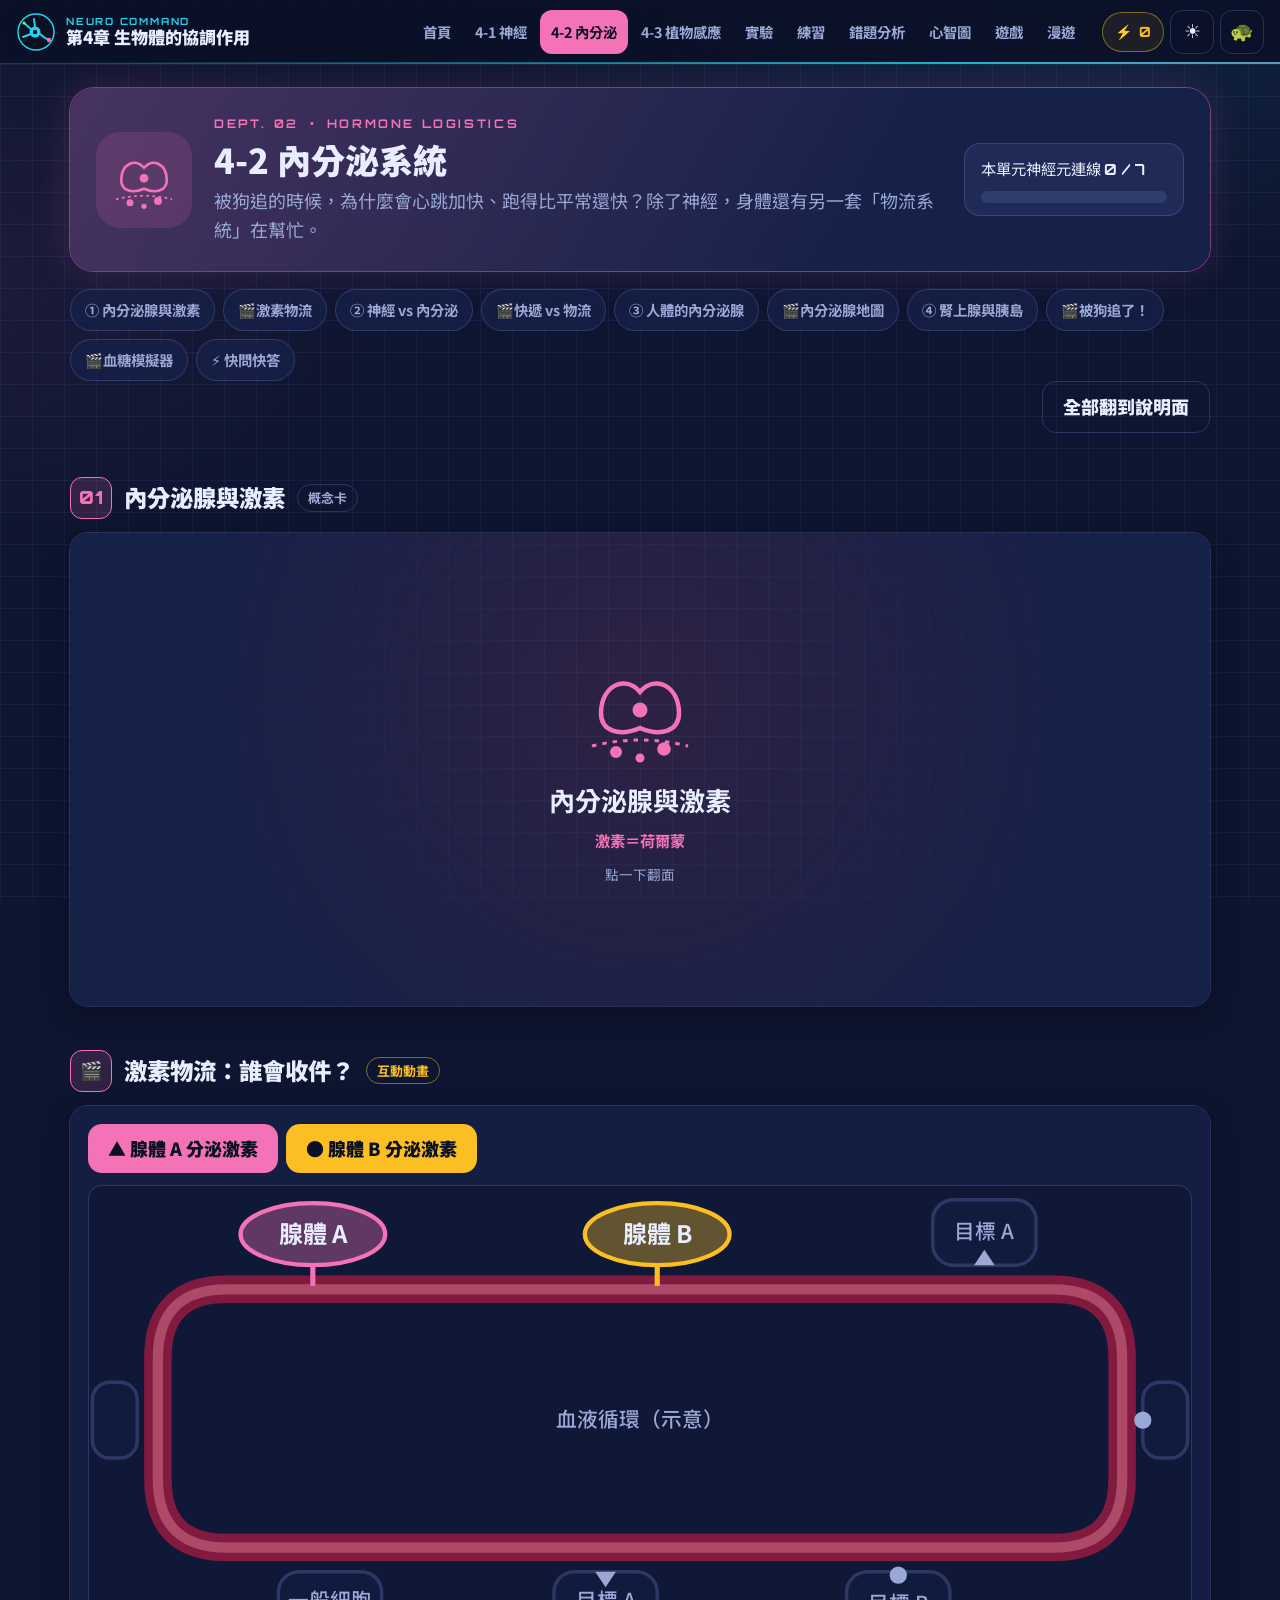
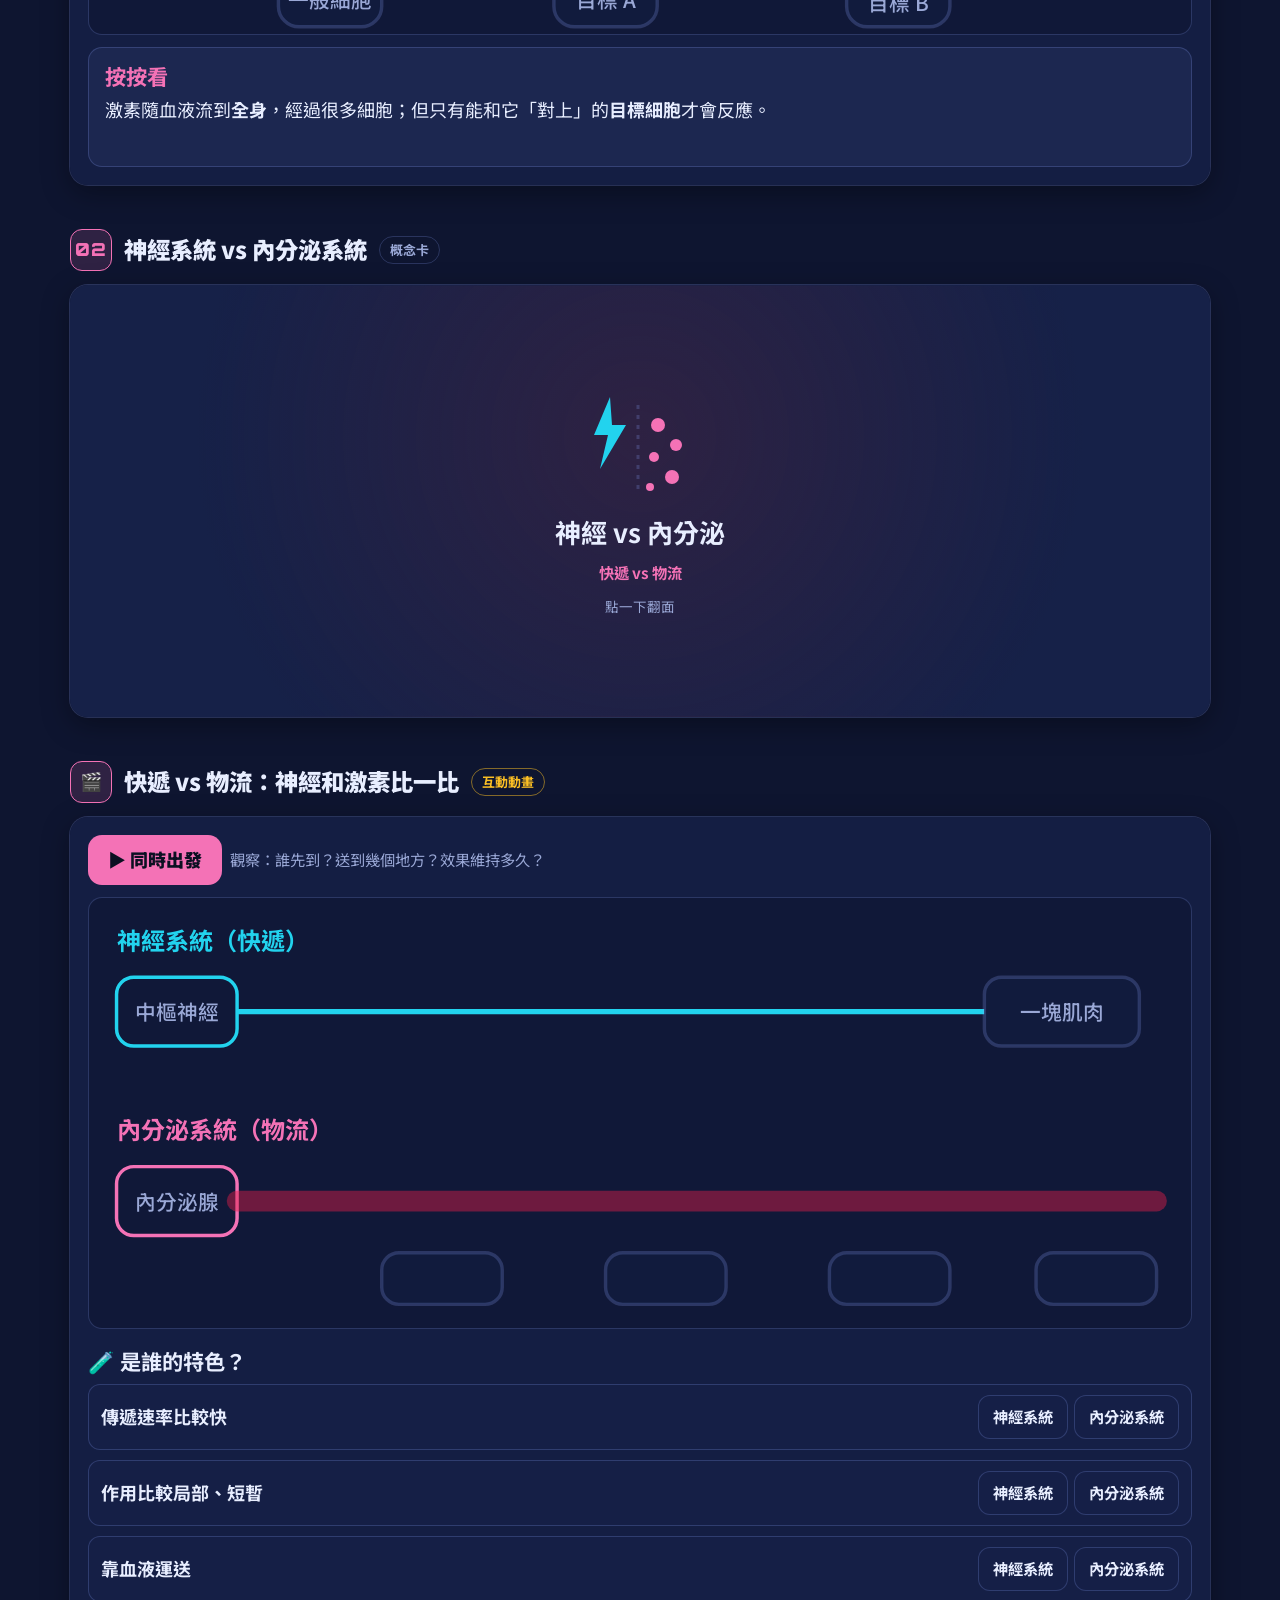
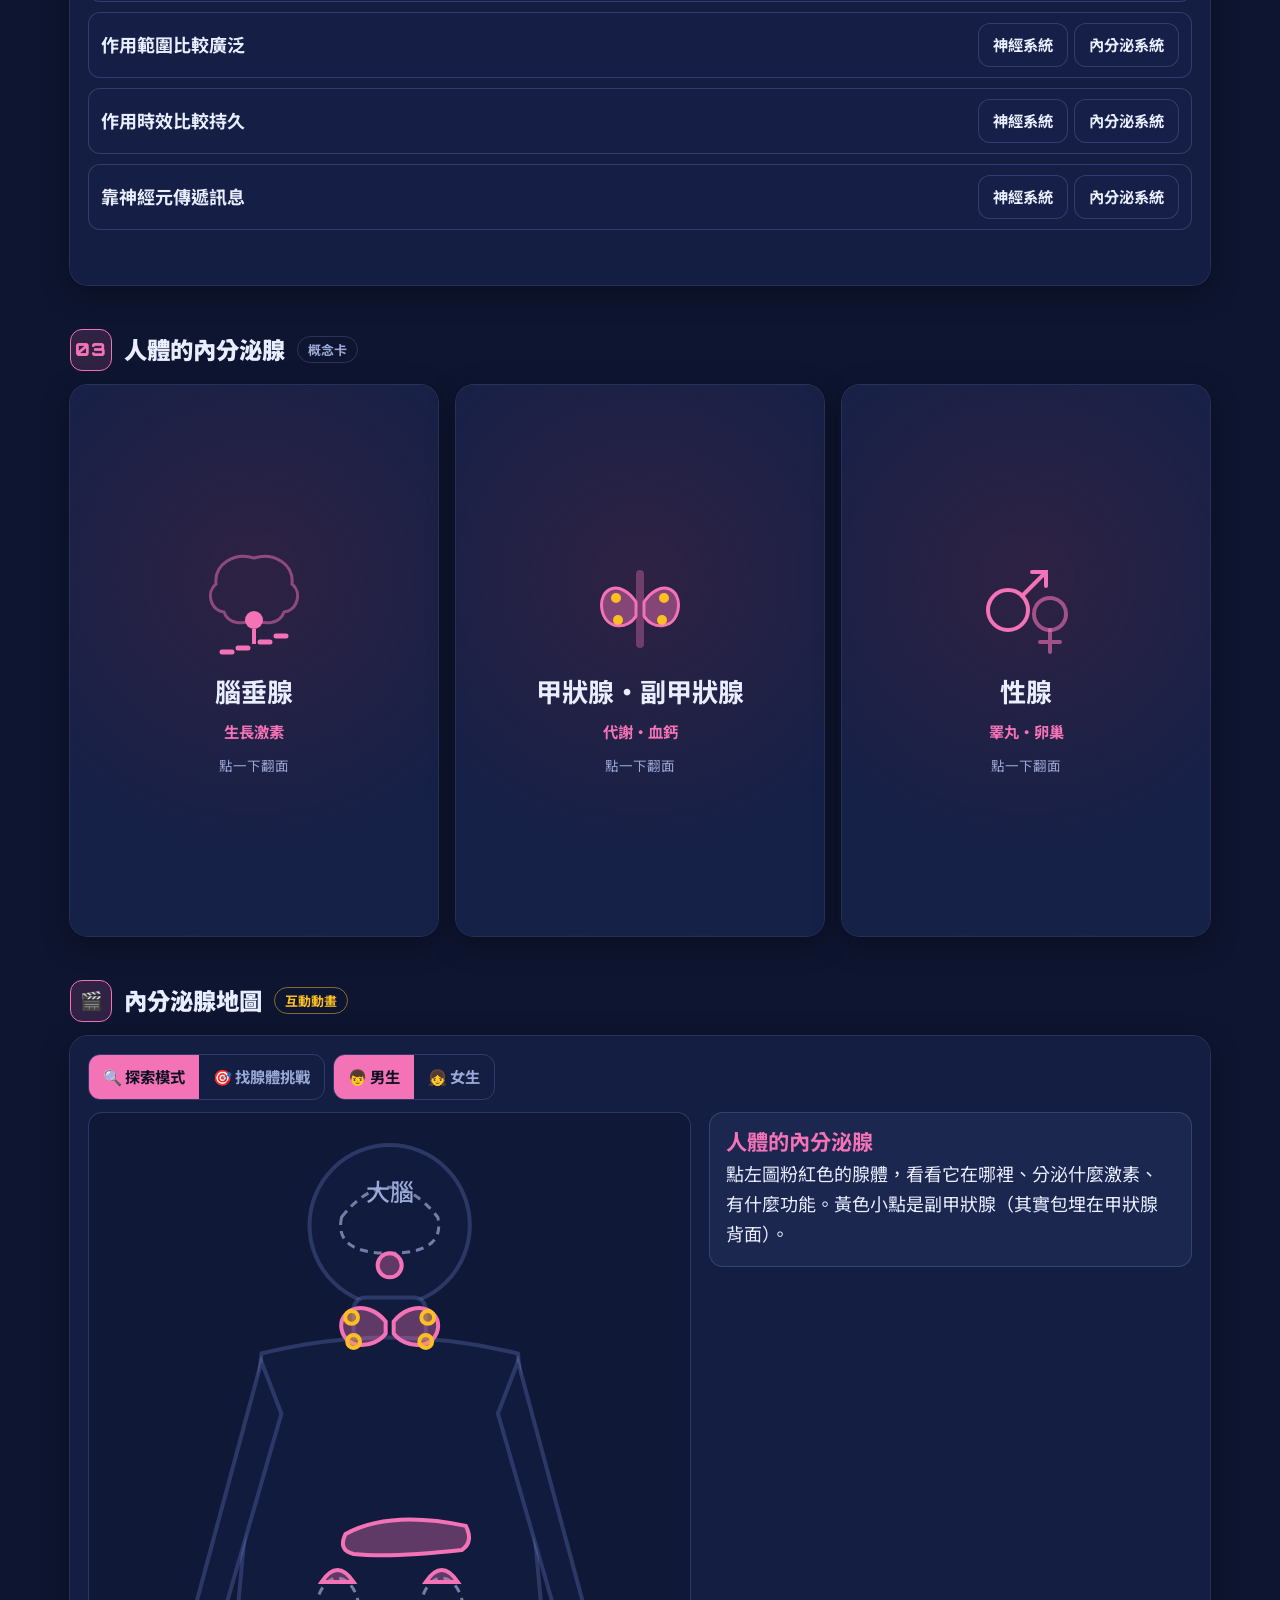
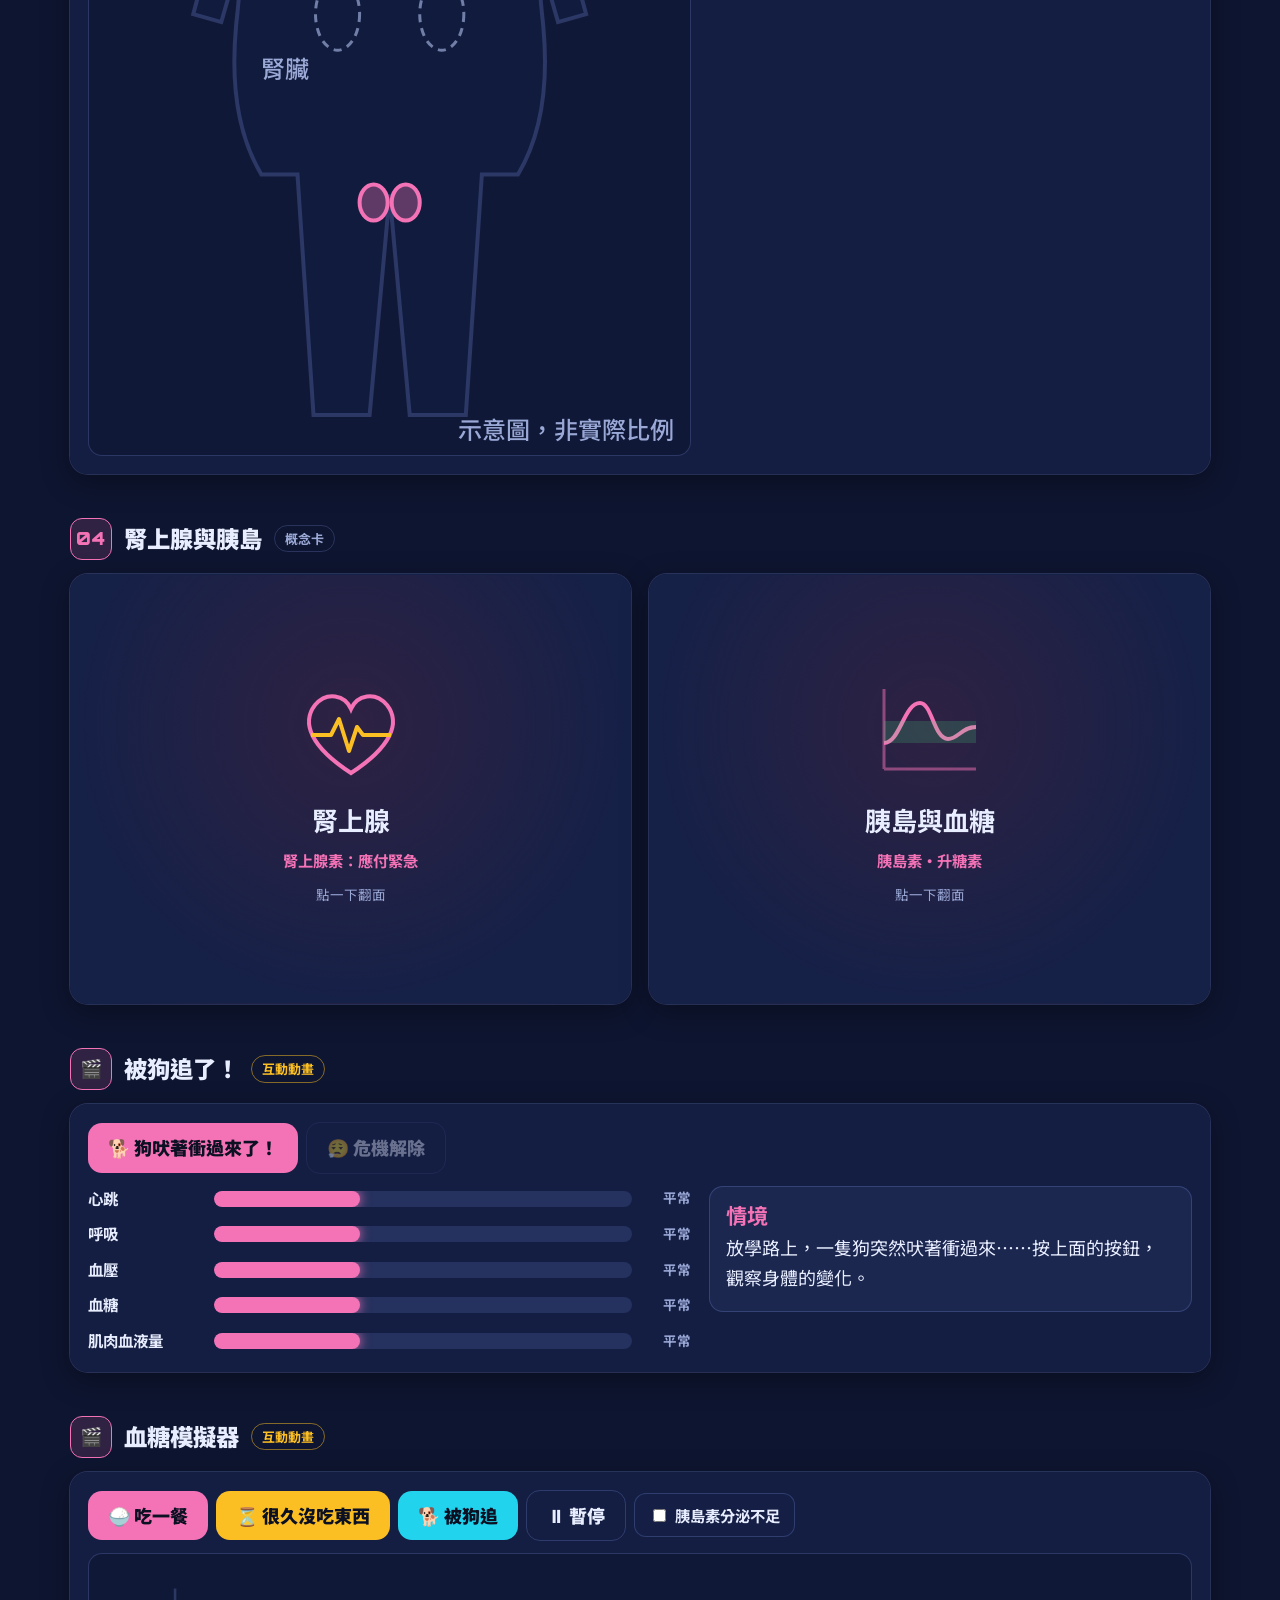
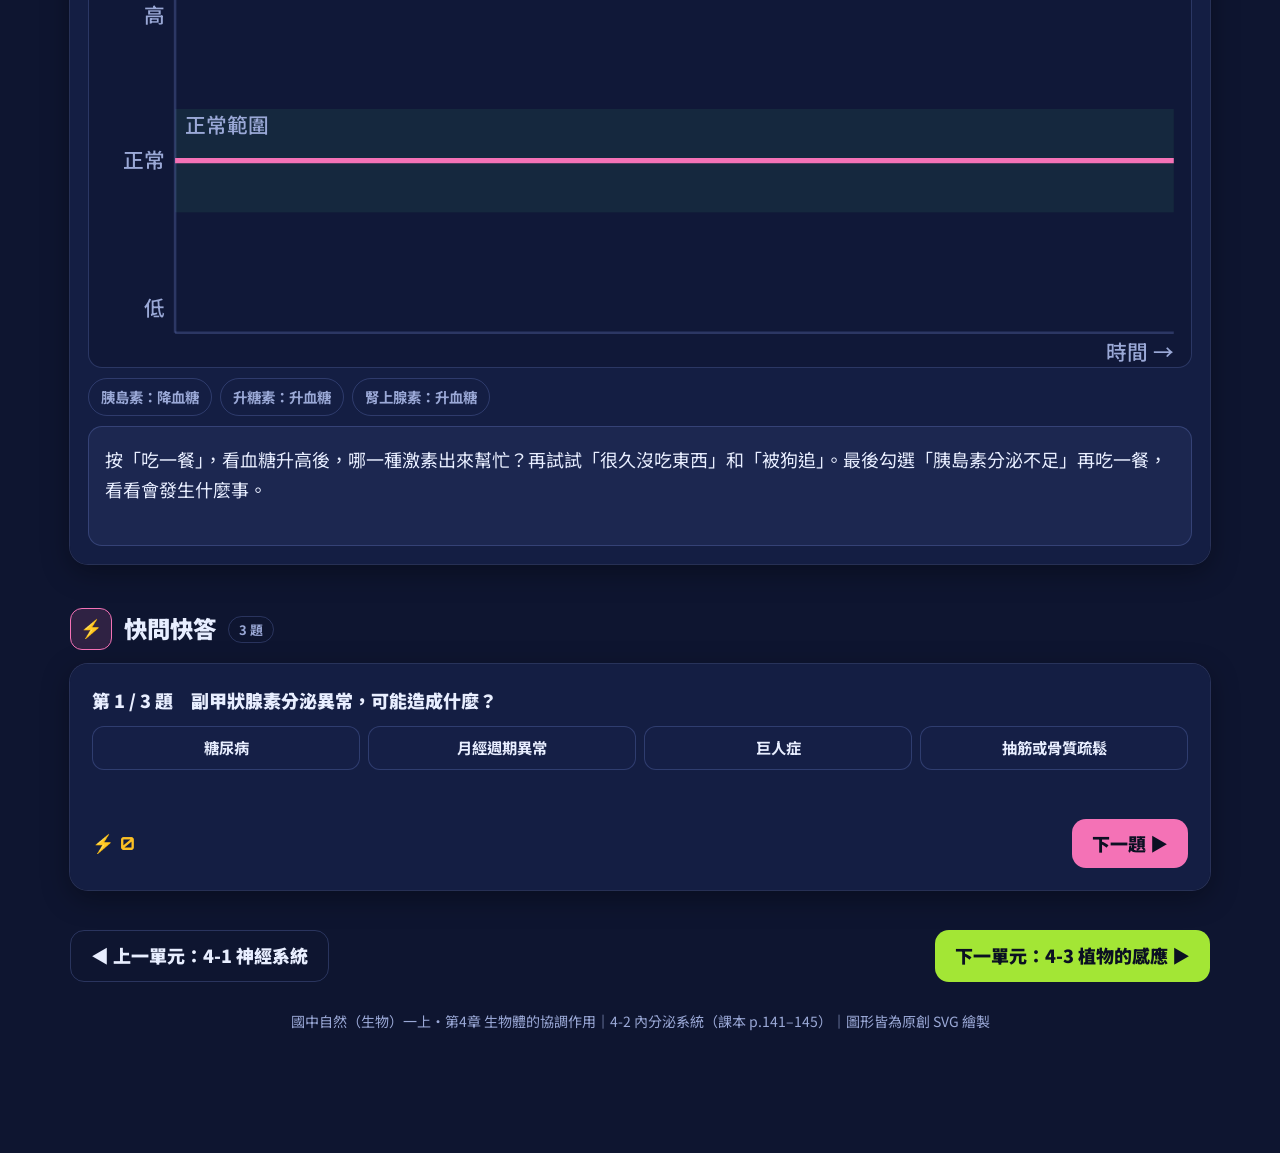
<file: unit4-2.html>
<!DOCTYPE html>
<html lang="zh-Hant">
<head>
<meta charset="UTF-8">
<meta name="viewport" content="width=device-width, initial-scale=1">
<title>4-2 內分泌系統｜第4章 生物體的協調作用</title>
<link rel="stylesheet" href="css/style.css">
<script src="https://batyunching.github.io/bio/js/account.js" data-chapter="ch4" data-prefix="ch4."></script>
<style>
.fig .vessel{ fill:none; stroke:#E11D48; stroke-opacity:.55; stroke-width:16; stroke-linecap:round; stroke-linejoin:round; }
.fig .vessel-in{ fill:none; stroke:#FDA4AF; stroke-opacity:.35; stroke-width:6; }
.fig .gland{ stroke-width:2.5; }
.fig .cell{ fill:var(--c-bg2); stroke:var(--c-line); stroke-width:2; transition:fill .3s, stroke .3s; }
.fig .cell.lit{ fill:color-mix(in srgb, var(--lc) 45%, var(--c-bg2)); stroke:var(--lc); filter:drop-shadow(0 0 8px var(--lc)); }
.fig .rcpt{ fill:var(--c-muted); }
.fig .body{ fill:var(--c-bg2); stroke:var(--c-line); stroke-width:2; }
.fig .organ{ fill:none; stroke:var(--c-muted); stroke-width:1.5; stroke-dasharray:4 3; opacity:.7; }
.fig .gl{ fill:var(--c-hormone); fill-opacity:.35; stroke:var(--c-hormone); stroke-width:2; cursor:pointer; }
.fig .gl:hover, .fig .gl:focus, .fig .gl.sel{ fill-opacity:.85; outline:none; filter:drop-shadow(0 0 6px var(--c-hormone)); }
.fig .gl.ok{ fill:var(--c-ok); stroke:var(--c-ok); fill-opacity:.85; }
.fig .gl.ng{ fill:var(--c-ng); stroke:var(--c-ng); fill-opacity:.8; }
.fig .gh{ fill:transparent; cursor:pointer; }
.fig .sexf, .fig .sexm{ transition:opacity .3s; }
.ginfo table{ width:100%; border-collapse:collapse; font-size:.86rem; }
.ginfo th, .ginfo td{ border:1px solid var(--c-line); padding:5px 8px; text-align:left; vertical-align:top; }
.ginfo th{ width:4.5em; background:var(--u-l); white-space:nowrap; }
.chart .band{ fill:var(--c-ok); fill-opacity:.08; }
.chart .gline{ fill:none; stroke:var(--c-hormone); stroke-width:3; stroke-linejoin:round; }
.chart .axis{ stroke:var(--c-line); stroke-width:1.5; }
.urine{ color:var(--c-amber); font-weight:900; min-height:1.4em; }
.race-lane text{ font-size:13px; }
</style>
</head>
<body data-page="4-2" data-root="./">
<main class="wrap unit-42">

  <div class="unit-hero">
    <div class="ic" id="heroIc"></div>
    <div class="txt">
      <div class="dept">DEPT. 02 · HORMONE LOGISTICS</div>
      <h1>4-2 內分泌系統</h1>
      <p>被狗追的時候，為什麼會心跳加快、跑得比平常還快？除了神經，身體還有另一套「物流系統」在幫忙。</p>
    </div>
    <div class="mini">
      本單元神經元連線 <b data-unit-progress-text>0 / 7</b>
      <div class="progress" data-unit-progress="4-2"><span></span></div>
    </div>
  </div>

  <nav class="toc" aria-label="本頁目錄">
    <a href="#b1">① 內分泌腺與激素</a><a class="anim" href="#a1">激素物流</a>
    <a href="#b2">② 神經 vs 內分泌</a><a class="anim" href="#a2">快遞 vs 物流</a>
    <a href="#b3">③ 人體的內分泌腺</a><a class="anim" href="#a3">內分泌腺地圖</a>
    <a href="#b4">④ 腎上腺與胰島</a><a class="anim" href="#a4">被狗追了！</a><a class="anim" href="#a5">血糖模擬器</a>
    <a href="#qq">⚡ 快問快答</a>
  </nav>
  <div class="block-tools"><button class="btn ghost" id="flipAll">全部翻到說明面</button></div>

  <!-- ================= 1 ================= -->
  <div class="block-title" id="b1"><span class="num">01</span><h2>內分泌腺與激素</h2><span class="kind">概念卡</span></div>
  <div class="cards">
    <div class="concept" id="4-2-c1" data-id="4-2-c1"><div class="inner">
      <div class="face front"><div class="ic" id="icGland"></div><h3>內分泌腺與激素</h3><div class="sub">激素＝荷爾蒙</div><div class="hint">點一下翻面</div></div>
      <div class="face back">
        <h3>激素搭「血液」這班車</h3>
        <ul>
          <li><span class="kw">內分泌腺</span>分泌<span class="kw">激素</span>（又稱<b>荷爾蒙</b>）。</li>
          <li>激素隨著<b>血液</b>運送到<b>目標細胞</b>，調節細胞的生理活動。</li>
          <li>其他動物也有激素：毛毛蟲變蝴蝶、蝌蚪變青蛙都和激素有關。</li>
          <li>只需<b>適量</b>就能發揮作用，分泌太多或太少都會造成不良影響。</li>
        </ul>
        <table><tr><th>比較</th><th>內分泌腺</th><th>外分泌腺</th></tr>
          <tr><td>運送方式</td><td>經<b>血液</b>運送</td><td>經特定<b>管道</b>運送到特定部位</td></tr>
          <tr><td>例子</td><td>甲狀腺、腎上腺…</td><td>消化腺、汗腺、淚腺</td></tr></table>
        <div class="myth"><b class="t">⚠ MYTH ALERT 迷思小警報</b><span class="x">激素經過專用管道運送</span>　→　<span class="o">有管道的是<b>外分泌腺</b>；激素靠<b>血液</b>運送。</span></div>
        <div class="ft"><span class="page">課本 P.141</span><button class="got">我懂了？</button></div>
      </div>
    </div></div>
  </div>

  <div class="block-title" id="a1"><span class="num">🎬</span><h2>激素物流：誰會收件？</h2><span class="kind anim">互動動畫</span></div>
  <div class="panel lab">
    <div class="bar">
      <button class="btn" id="relA">▲ 腺體 A 分泌激素</button>
      <button class="btn" id="relB" style="--u:var(--c-amber)">● 腺體 B 分泌激素</button>
    </div>
    <svg class="fig" id="hormFig" viewBox="0 0 640 260" role="img" aria-label="血管環路示意圖：兩個內分泌腺分泌激素，激素隨血液流到全身，只有具相對應接受構造的目標細胞會反應">
      <path class="vessel" id="loop" d="M80 60 H560 Q600 60 600 100 V170 Q600 210 560 210 H80 Q40 210 40 170 V100 Q40 60 80 60Z"/>
      <path class="vessel-in" d="M80 60 H560 Q600 60 600 100 V170 Q600 210 560 210 H80 Q40 210 40 170 V100 Q40 60 80 60Z"/>
      <g><ellipse class="gland" cx="130" cy="28" rx="42" ry="18" fill="#F472B6" fill-opacity=".35" stroke="#F472B6"/><text x="130" y="33" text-anchor="middle" class="lbl">腺體 A</text><path d="M130 46 V58" stroke="#F472B6" stroke-width="3"/></g>
      <g><ellipse class="gland" cx="330" cy="28" rx="42" ry="18" fill="#FBBF24" fill-opacity=".35" stroke="#FBBF24"/><text x="330" y="33" text-anchor="middle" class="lbl">腺體 B</text><path d="M330 46 V58" stroke="#FBBF24" stroke-width="3"/></g>
      <!-- 細胞：data-t = 能接收的激素 -->
      <g id="cells">
        <g data-t="A" data-x="520" data-y="60"><rect class="cell" style="--lc:#F472B6" x="490" y="8" width="60" height="38" rx="12"/><path class="rcpt" d="M514 46 l6 -9 l6 9z"/><text x="520" y="31" text-anchor="middle" class="sml">目標 A</text></g>
        <g data-t="B" data-x="600" data-y="135"><rect class="cell" style="--lc:#FBBF24" x="612" y="114" width="26" height="44" rx="10"/><circle class="rcpt" cx="612" cy="136" r="5"/></g>
        <g data-t="A" data-x="300" data-y="210"><rect class="cell" style="--lc:#F472B6" x="270" y="224" width="60" height="32" rx="12"/><path class="rcpt" d="M294 224 l6 9 l6 -9z"/><text x="300" y="245" text-anchor="middle" class="sml">目標 A</text></g>
        <g data-t="B" data-x="470" data-y="210"><rect class="cell" style="--lc:#FBBF24" x="440" y="224" width="60" height="32" rx="12"/><circle class="rcpt" cx="470" cy="226" r="5"/><text x="470" y="247" text-anchor="middle" class="sml">目標 B</text></g>
        <g data-t="-" data-x="140" data-y="210"><rect class="cell" x="110" y="224" width="60" height="32" rx="12"/><text x="140" y="245" text-anchor="middle" class="sml">一般細胞</text></g>
        <g data-t="-" data-x="40" data-y="135"><rect class="cell" x="2" y="114" width="26" height="44" rx="10"/></g>
      </g>
      <text x="320" y="140" text-anchor="middle" class="sml">血液循環（示意）</text>
      <g id="parts"></g>
    </svg>
    <div class="info" style="margin-top:12px" id="hormInfo"><h3>按按看</h3><p>激素隨血液流到<b>全身</b>，經過很多細胞；但只有能和它「對上」的<b>目標細胞</b>才會反應。</p></div>
  </div>

  <!-- ================= 2 ================= -->
  <div class="block-title" id="b2"><span class="num">02</span><h2>神經系統 vs 內分泌系統</h2><span class="kind">概念卡</span></div>
  <div class="cards">
    <div class="concept" id="4-2-c2" data-id="4-2-c2"><div class="inner">
      <div class="face front">
        <svg class="ic" viewBox="0 0 120 120" aria-hidden="true"><path d="M30 12 L14 50 H28 L20 84 L46 40 H32 Z" fill="var(--c-neuro)"/><g fill="currentColor"><circle cx="78" cy="40" r="7"/><circle cx="96" cy="60" r="6"/><circle cx="74" cy="72" r="5"/><circle cx="92" cy="92" r="7"/><circle cx="70" cy="102" r="4"/></g><path d="M58 20 V108" stroke="var(--c-line)" stroke-width="3" stroke-dasharray="4 6"/></svg>
        <h3>神經 vs 內分泌</h3><div class="sub">快遞 vs 物流</div><div class="hint">點一下翻面</div>
      </div>
      <div class="face back">
        <h3>兩套系統，共同協調</h3>
        <table>
          <tr><th>比較</th><th>神經系統</th><th>內分泌系統</th></tr>
          <tr><td>傳遞方式</td><td>神經元傳遞訊息</td><td>血液運送激素</td></tr>
          <tr><td>傳遞速率</td><td><b>快</b></td><td><b>慢</b></td></tr>
          <tr><td>作用時效</td><td><b>短</b>暫</td><td><b>持久</b>（長）</td></tr>
          <tr><td>作用範圍</td><td><b>局部</b></td><td><b>廣泛</b></td></tr>
        </table>
        <p style="margin:0 0 6px">例：狗吠衝過來，<b>神經系統</b>控制腿部肌肉收縮跑開；<b>腎上腺素</b>讓肌肉血液量增加、血糖上升，跑得比平常快。</p>
        <div class="myth"><b class="t">⚠ MYTH ALERT 迷思小警報</b><span class="x">神經系統的作用比較持久</span>　→　<span class="o">神經：快、短、局部；內分泌：慢、<b>長</b>、廣泛。</span></div>
        <div class="ft"><span class="page">課本 P.141、144</span><button class="got">我懂了？</button></div>
      </div>
    </div></div>
  </div>

  <div class="block-title" id="a2"><span class="num">🎬</span><h2>快遞 vs 物流：神經和激素比一比</h2><span class="kind anim">互動動畫</span></div>
  <div class="panel lab">
    <div class="bar"><button class="btn" id="raceBtn">▶ 同時出發</button><span style="color:var(--c-muted);font-size:.85rem">觀察：誰先到？送到幾個地方？效果維持多久？</span></div>
    <svg class="fig" id="raceFig" viewBox="0 0 640 250" role="img" aria-label="上排是神經訊號快速送到一個肌肉，下排是激素經血液慢慢送到多個目標細胞">
      <g class="race-lane">
        <text x="16" y="30" class="lbl" style="fill:var(--c-neuro)">神經系統（快遞）</text>
        <rect x="16" y="46" width="70" height="40" rx="10" fill="none" stroke="var(--c-neuro)" stroke-width="2"/><text x="51" y="71" text-anchor="middle" class="sml">中樞神經</text>
        <path id="nervePath" d="M86 66 H520" stroke="var(--c-neuro)" stroke-width="3" fill="none"/>
        <rect id="nTarget" class="cell" style="--lc:#22D3EE" x="520" y="46" width="90" height="40" rx="10"/><text x="565" y="71" text-anchor="middle" class="sml">一塊肌肉</text>
        <circle class="pulse" id="nDot" r="8" cx="-20" cy="-20"/>
        <text id="nTime" x="565" y="104" text-anchor="middle" class="sml"></text>
      </g>
      <g class="race-lane">
        <text x="16" y="140" class="lbl" style="fill:var(--c-hormone)">內分泌系統（物流）</text>
        <rect x="16" y="156" width="70" height="40" rx="10" fill="none" stroke="var(--c-hormone)" stroke-width="2"/><text x="51" y="181" text-anchor="middle" class="sml">內分泌腺</text>
        <path d="M86 176 H620" stroke="#E11D48" stroke-opacity=".45" stroke-width="12" fill="none" stroke-linecap="round"/>
        <g id="hTargets">
          <rect class="cell" style="--lc:#F472B6" x="170" y="206" width="70" height="30" rx="10"/>
          <rect class="cell" style="--lc:#F472B6" x="300" y="206" width="70" height="30" rx="10"/>
          <rect class="cell" style="--lc:#F472B6" x="430" y="206" width="70" height="30" rx="10"/>
          <rect class="cell" style="--lc:#F472B6" x="550" y="206" width="70" height="30" rx="10"/>
        </g>
        <g id="hDots"></g>
        <text id="hTime" x="400" y="150" text-anchor="middle" class="sml"></text>
      </g>
    </svg>
    <h3 style="margin:18px 0 8px">🧪 是誰的特色？</h3>
    <div class="sorter" id="nvSorter"></div>
    <div class="feedback" id="nvFb"></div>
  </div>

  <!-- ================= 3 ================= -->
  <div class="block-title" id="b3"><span class="num">03</span><h2>人體的內分泌腺</h2><span class="kind">概念卡</span></div>
  <div class="cards">
    <div class="concept" id="4-2-c3" data-id="4-2-c3"><div class="inner">
      <div class="face front">
        <svg class="ic" viewBox="0 0 120 120" aria-hidden="true"><path d="M60 14 C40 8 20 20 22 40 C12 48 16 66 30 68 C34 80 50 82 60 74 C70 82 86 80 90 68 C104 66 108 48 98 40 C100 20 80 8 60 14Z" fill="none" stroke="currentColor" stroke-width="3" opacity=".5"/><circle cx="60" cy="76" r="9" fill="currentColor"/><path d="M60 85 V100" stroke="currentColor" stroke-width="4"/><path d="M28 108 h10 M44 104 h10 M66 98 h10 M82 92 h10" stroke="currentColor" stroke-width="5" stroke-linecap="round"/></svg>
        <h3>腦垂腺</h3><div class="sub">生長激素</div><div class="hint">點一下翻面</div>
      </div>
      <div class="face back">
        <h3>腦垂腺：內分泌腺的「指揮」</h3>
        <ul>
          <li>位於<b>大腦下方</b>，分泌多種激素，其中有些會<b>影響其他腺體的分泌</b>。</li>
          <li><span class="kw">生長激素</span>：促進生長。</li>
          <li>成長時期分泌<b>太少</b> → <b>侏儒症</b>；分泌<b>太多</b> → <b>巨人症</b>。</li>
        </ul>
        <div class="myth"><b class="t">⚠ MYTH ALERT 迷思小警報</b><span class="x">腦垂腺是大腦的一部分，屬於神經系統</span>　→　<span class="o">腦垂腺位在大腦下方，是分泌激素的<b>內分泌腺</b>。</span></div>
        <div class="ft"><span class="page">課本 P.142–143</span><button class="got">我懂了？</button></div>
      </div>
    </div></div>
    <div class="concept" id="4-2-c4" data-id="4-2-c4"><div class="inner">
      <div class="face front">
        <svg class="ic" viewBox="0 0 120 120" aria-hidden="true"><path d="M60 30 V100" stroke="currentColor" stroke-width="8" opacity=".35" stroke-linecap="round"/><path d="M56 58 C40 34 18 44 22 66 C26 86 48 86 56 72 Z M64 58 C80 34 102 44 98 66 C94 86 72 86 64 72 Z" fill="currentColor" fill-opacity=".45" stroke="currentColor" stroke-width="3"/><g fill="var(--c-amber)"><circle cx="36" cy="54" r="5"/><circle cx="38" cy="76" r="5"/><circle cx="84" cy="54" r="5"/><circle cx="82" cy="76" r="5"/></g></svg>
        <h3>甲狀腺・副甲狀腺</h3><div class="sub">代謝・血鈣</div><div class="hint">點一下翻面</div>
      </div>
      <div class="face back">
        <h3>甲狀腺管代謝，副甲狀腺管鈣</h3>
        <table>
          <tr><th>腺體</th><th>位置與激素</th><th>功能與異常</th></tr>
          <tr><td><span class="kw">甲狀腺</span></td><td>喉部氣管兩側，像蝴蝶結；分泌<b>甲狀腺素</b></td><td>促進細胞<b>代謝</b>。孩童太少：生長遲緩、智能不足。成人太少：代謝慢、體重增加；太多：代謝快、體重減輕</td></tr>
          <tr><td><span class="kw">副甲狀腺</span></td><td>像四顆豆子，包埋在甲狀腺<b>背面</b>；分泌<b>副甲狀腺素</b></td><td>調節血液中<b>鈣</b>的濃度；異常時可能<b>抽筋</b>或<b>骨質疏鬆</b></td></tr>
        </table>
        <div class="myth"><b class="t">⚠ MYTH ALERT 迷思小警報</b><span class="x">副甲狀腺素也是調節代謝</span>　→　<span class="o">甲狀腺素管<b>代謝</b>，副甲狀腺素管<b>血鈣</b>。</span></div>
        <div class="ft"><span class="page">課本 P.143</span><button class="got">我懂了？</button></div>
      </div>
    </div></div>
    <div class="concept" id="4-2-c7" data-id="4-2-c7"><div class="inner">
      <div class="face front">
        <svg class="ic" viewBox="0 0 120 120" aria-hidden="true"><circle cx="42" cy="66" r="20" fill="none" stroke="currentColor" stroke-width="4"/><path d="M56 52 L80 28 M66 28 H80 V42" stroke="currentColor" stroke-width="4" fill="none" stroke-linecap="round"/><circle cx="84" cy="70" r="16" fill="none" stroke="currentColor" stroke-width="4" opacity=".6"/><path d="M84 86 V108 M74 98 H94" stroke="currentColor" stroke-width="4" opacity=".6" stroke-linecap="round"/></svg>
        <h3>性腺</h3><div class="sub">睪丸・卵巢</div><div class="hint">點一下翻面</div>
      </div>
      <div class="face back">
        <h3>性腺：製造生殖細胞＋分泌性激素</h3>
        <table>
          <tr><th>性腺</th><th>製造</th><th>激素與生理特徵</th></tr>
          <tr><td><span class="kw">睪丸</span>（男）</td><td>精子</td><td><b>雄性激素</b>：聲音低沉、長鬍鬚等</td></tr>
          <tr><td><span class="kw">卵巢</span>（女）</td><td>卵</td><td><b>雌性激素</b>：乳房發育、月經週期等</td></tr>
        </table>
        <p style="margin:0 0 6px">結紮是綑紮或截斷輸精管、輸卵管，性激素靠血液運送，所以<b>不影響</b>長鬍鬚、月經週期等特徵。</p>
        <div class="myth"><b class="t">⚠ MYTH ALERT 迷思小警報</b><span class="x">女性的性腺是子宮</span>　→　<span class="o">女性的性腺是<b>卵巢</b>。</span></div>
        <div class="ft"><span class="page">課本 P.144</span><button class="got">我懂了？</button></div>
      </div>
    </div></div>
  </div>

  <div class="block-title" id="a3"><span class="num">🎬</span><h2>內分泌腺地圖</h2><span class="kind anim">互動動畫</span></div>
  <div class="panel lab">
    <div class="bar">
      <div class="seg" id="segMap"><button data-v="explore" aria-pressed="true">🔍 探索模式</button><button data-v="game">🎯 找腺體挑戰</button></div>
      <div class="seg" id="segSex"><button data-v="m" aria-pressed="true">👦 男生</button><button data-v="f">👧 女生</button></div>
      <span class="score" id="mapScore" hidden></span>
    </div>
    <div class="grid2">
      <svg class="fig" id="mapFig" viewBox="0 0 300 470" role="img" aria-label="人體主要內分泌腺分布圖">
        <circle class="body" cx="150" cy="56" r="40"/>
        <rect class="body" x="132" y="92" width="36" height="26" rx="6"/>
        <path class="body" d="M86 120 Q150 104 214 120 L226 250 Q232 300 214 330 L196 330 L188 450 L160 450 L150 340 L140 450 L112 450 L104 330 L86 330 Q68 300 74 250 Z"/>
        <path class="body" d="M86 124 L52 250 L66 254 L96 150 Z M214 124 L248 250 L234 254 L204 150 Z"/>
        <path class="organ" d="M126 52 Q150 22 174 52 Q178 70 150 70 Q122 70 126 52Z"/>
        <text class="sml" x="150" y="44" text-anchor="middle">大腦</text>
        <ellipse class="organ" cx="124" cy="250" rx="11" ry="18"/><ellipse class="organ" cx="176" cy="250" rx="11" ry="18"/>
        <text class="sml" x="86" y="282">腎臟</text>
        <!-- 腺體 -->
        <circle class="gl" data-g="pit" cx="150" cy="76" r="6" tabindex="0" role="button" aria-label="腦垂腺"/>
        <path class="gl" data-g="thy" d="M148 104 C138 92 124 98 126 108 C128 118 142 118 148 110 Z M152 104 C162 92 176 98 174 108 C172 118 158 118 152 110 Z" tabindex="0" role="button" aria-label="甲狀腺"/>
        <g class="gl" data-g="para" tabindex="0" role="button" aria-label="副甲狀腺" style="fill:#FBBF24;stroke:#FBBF24">
          <circle cx="131" cy="102" r="3.2"/><circle cx="132" cy="114" r="3.2"/><circle cx="169" cy="102" r="3.2"/><circle cx="168" cy="114" r="3.2"/>
          <circle class="gh" cx="131" cy="108" r="9" style="fill:transparent;stroke:none"/><circle class="gh" cx="169" cy="108" r="9" style="fill:transparent;stroke:none"/>
        </g>
        <g class="gl" data-g="adr" tabindex="0" role="button" aria-label="腎上腺">
          <path d="M116 234 Q124 222 132 234 Z"/><path d="M168 234 Q176 222 184 234 Z"/>
        </g>
        <path class="gl" data-g="pan" d="M128 210 Q150 198 188 206 Q192 214 186 218 Q150 222 132 220 Q124 218 128 210Z" tabindex="0" role="button" aria-label="胰臟中的胰島"/>
        <g class="gl sexm" data-g="tes" tabindex="0" role="button" aria-label="睪丸"><ellipse cx="142" cy="344" rx="7" ry="9"/><ellipse cx="158" cy="344" rx="7" ry="9"/></g>
        <g class="gl sexf" data-g="ova" tabindex="0" role="button" aria-label="卵巢" style="opacity:0;pointer-events:none"><ellipse cx="122" cy="300" rx="9" ry="6"/><ellipse cx="178" cy="300" rx="9" ry="6"/></g>
        <text class="sml" x="292" y="462" text-anchor="end">示意圖，非實際比例</text>
      </svg>
      <div>
        <div class="info ginfo" id="mapInfo"><h3>人體的內分泌腺</h3><p>點左圖粉紅色的腺體，看看它在哪裡、分泌什麼激素、有什麼功能。黃色小點是副甲狀腺（其實包埋在甲狀腺背面）。</p></div>
        <div id="mapGame" hidden style="margin-top:12px">
          <div class="case" id="mapQ"></div>
          <div class="feedback" id="mapFb" aria-live="polite"></div>
          <button class="btn" id="mapNext">開始挑戰（8 題）</button>
        </div>
      </div>
    </div>
  </div>

  <!-- ================= 4 ================= -->
  <div class="block-title" id="b4"><span class="num">04</span><h2>腎上腺與胰島</h2><span class="kind">概念卡</span></div>
  <div class="cards">
    <div class="concept" id="4-2-c5" data-id="4-2-c5"><div class="inner">
      <div class="face front">
        <svg class="ic" viewBox="0 0 120 120" aria-hidden="true"><path d="M60 100 C20 74 10 50 24 32 C36 18 54 22 60 36 C66 22 84 18 96 32 C110 50 100 74 60 100Z" fill="none" stroke="currentColor" stroke-width="4"/><path d="M20 62 H40 L48 46 L58 78 L66 54 L72 62 H100" stroke="var(--c-amber)" stroke-width="4" fill="none" stroke-linejoin="round"/></svg>
        <h3>腎上腺</h3><div class="sub">腎上腺素：應付緊急</div><div class="hint">點一下翻面</div>
      </div>
      <div class="face back">
        <h3>緊急狀況的「加速器」</h3>
        <ul>
          <li>位於<b>腎臟上方</b>，分泌<span class="kw">腎上腺素</span>。</li>
          <li><b>緊張、焦慮、害怕、運動</b>時，腎上腺素分泌增加。</li>
          <li>造成：呼吸和心跳<b>加快</b>、血壓<b>上升</b>、肌肉的血液量<b>增加</b>、血糖濃度<b>上升</b>。</li>
          <li>幫助肌肉做強而有力的收縮，以<b>應付緊急情況</b>。</li>
        </ul>
        <div class="myth"><b class="t">⚠ MYTH ALERT 迷思小警報</b><span class="x">腎上腺素會讓血糖下降</span>　→　<span class="o">腎上腺素使血糖<b>上升</b>，提供肌肉需要的能量。</span></div>
        <div class="ft"><span class="page">課本 P.143</span><button class="got">我懂了？</button></div>
      </div>
    </div></div>
    <div class="concept" id="4-2-c6" data-id="4-2-c6"><div class="inner">
      <div class="face front">
        <svg class="ic" viewBox="0 0 120 120" aria-hidden="true"><path d="M14 96 H106 M14 96 V16" stroke="currentColor" stroke-width="3" opacity=".5"/><path d="M14 70 C30 70 34 30 50 30 C62 30 64 66 78 66 C88 66 92 54 106 54" stroke="currentColor" stroke-width="4" fill="none"/><rect x="14" y="48" width="92" height="22" fill="var(--c-ok)" opacity=".18"/></svg>
        <h3>胰島與血糖</h3><div class="sub">胰島素・升糖素</div><div class="hint">點一下翻面</div>
      </div>
      <div class="face back">
        <h3>一降一升，維持血糖</h3>
        <table>
          <tr><th>激素</th><th>作用</th><th>什麼時候分泌</th></tr>
          <tr><td><span class="kw">胰島素</span></td><td>使血糖<b>降低</b></td><td>進食後，血糖升高時</td></tr>
          <tr><td><span class="kw">升糖素</span></td><td>使血糖<b>升高</b></td><td>飢餓時，血糖較低時</td></tr>
        </table>
        <ul>
          <li><b>胰島</b>散布在<b>胰臟</b>中。</li>
          <li>胰島素分泌<b>不足</b>：過多的血糖隨尿液排出 → <b>糖尿病</b>。</li>
        </ul>
        <div class="myth"><b class="t">⚠ MYTH ALERT 迷思小警報</b><span class="x">胰島素讓血糖升高</span>　→　<span class="o">胰島素<b>降</b>血糖，<b>升</b>糖素才是升高血糖。看名字就記得！</span></div>
        <div class="ft"><span class="page">課本 P.144</span><button class="got">我懂了？</button></div>
      </div>
    </div></div>
  </div>

  <div class="block-title" id="a4"><span class="num">🎬</span><h2>被狗追了！</h2><span class="kind anim">互動動畫</span></div>
  <div class="panel lab">
    <div class="bar">
      <button class="btn" id="dogGo">🐕 狗吠著衝過來了！</button>
      <button class="btn ghost" id="dogCalm" disabled>😮‍💨 危機解除</button>
    </div>
    <div class="grid2">
      <div>
        <div class="gauges" id="gauges"></div>
      </div>
      <div class="info" id="dogInfo"><h3>情境</h3><p>放學路上，一隻狗突然吠著衝過來……按上面的按鈕，觀察身體的變化。</p></div>
    </div>
  </div>

  <div class="block-title" id="a5"><span class="num">🎬</span><h2>血糖模擬器</h2><span class="kind anim">互動動畫</span></div>
  <div class="panel lab">
    <div class="bar">
      <button class="btn" id="gEat">🍚 吃一餐</button>
      <button class="btn" id="gHungry" style="--u:var(--c-amber)">⏳ 很久沒吃東西</button>
      <button class="btn" id="gDog" style="--u:var(--c-neuro)">🐕 被狗追</button>
      <button class="btn ghost" id="gPause">⏸ 暫停</button>
      <label class="chip-btn" style="display:inline-flex;align-items:center;gap:6px"><input type="checkbox" id="gDiab"> 胰島素分泌不足</label>
    </div>
    <svg class="fig chart" id="gChart" viewBox="0 0 640 240" role="img" aria-label="血糖濃度隨時間變化的曲線">
      <rect class="band" x="50" y="90" width="580" height="60"/>
      <line class="axis" x1="50" y1="20" x2="50" y2="220"/><line class="axis" x1="50" y1="220" x2="630" y2="220"/>
      <text class="sml" x="44" y="40" text-anchor="end">高</text><text class="sml" x="44" y="124" text-anchor="end">正常</text><text class="sml" x="44" y="210" text-anchor="end">低</text>
      <text class="sml" x="630" y="236" text-anchor="end">時間 →</text>
      <text class="sml" x="56" y="104">正常範圍</text>
      <polyline class="gline" id="gLine" points=""/>
    </svg>
    <div style="display:flex;gap:16px;flex-wrap:wrap;align-items:center;margin-top:10px">
      <div class="hchips">
        <span class="hchip" id="hcIns" style="--hc:var(--c-neuro)">胰島素：降血糖</span>
        <span class="hchip" id="hcGlu" style="--hc:var(--c-amber)">升糖素：升血糖</span>
        <span class="hchip" id="hcAdr" style="--hc:var(--c-hormone)">腎上腺素：升血糖</span>
      </div>
      <span class="urine" id="urine"></span>
    </div>
    <div class="info" style="margin-top:10px" id="gInfo"><p>按「吃一餐」，看血糖升高後，哪一種激素出來幫忙？再試試「很久沒吃東西」和「被狗追」。最後勾選「胰島素分泌不足」再吃一餐，看看會發生什麼事。</p></div>
  </div>

  <!-- ================= 快問快答 ================= -->
  <div class="block-title" id="qq"><span class="num">⚡</span><h2>快問快答</h2><span class="kind">3 題</span></div>
  <div class="panel qq" id="quick"></div>

  <div class="next-unit">
    <a class="btn ghost" href="unit4-1.html" style="--u:var(--c-neuro)">◀ 上一單元：4-1 神經系統</a>
    <a class="btn" href="unit4-3.html" style="--u:var(--c-plant)">下一單元：4-3 植物的感應 ▶</a>
  </div>
  <div class="footer">國中自然（生物）一上・第4章 生物體的協調作用｜4-2 內分泌系統（課本 p.141–145）｜圖形皆為原創 SVG 繪製</div>
</main>

<script src="js/common.js"></script>
<script src="data/selfcheck.js"></script>
<script src="data/myths.js"></script>
<script src="js/unit.js"></script>
<script>
(function(){
  'use strict';
  var $ = function(id){ return document.getElementById(id); };
  var NS = 'http://www.w3.org/2000/svg';
  $('heroIc').innerHTML = CH4.icons.gland(70);
  $('icGland').innerHTML = CH4.icons.gland(120);
  function inView(el){ var r = el.getBoundingClientRect(); return r.bottom > 0 && r.top < innerHeight; }

  /* ============ B1 激素物流 ============ */
  var loop = $('loop'), L = loop.getTotalLength(), parts = $('parts');
  var cells = Array.prototype.map.call(document.querySelectorAll('#cells > g'), function(g){
    // 找出細胞在血管上最近的位置
    var x = +g.getAttribute('data-x'), y = +g.getAttribute('data-y'), best = 0, bd = 1e9;
    for(var s = 0; s <= L; s += 4){ var p = loop.getPointAtLength(s), d = (p.x-x)*(p.x-x) + (p.y-y)*(p.y-y); if(d < bd){ bd = d; best = s; } }
    return { g:g, t:g.getAttribute('data-t'), s:best, rect:g.querySelector('.cell') };
  });
  var hits = {}, active = 0;
  function release(type){
    var startS = type === 'A' ? 50 : 250;
    for(var k = 0; k < 6; k++){
      (function(k){
        var el = document.createElementNS(NS, type === 'A' ? 'path' : 'circle');
        if(type === 'A'){ el.setAttribute('d', 'M0 -7 L6 5 L-6 5 Z'); el.setAttribute('fill', '#F472B6'); }
        else { el.setAttribute('r', 5.5); el.setAttribute('fill', '#FBBF24'); }
        parts.appendChild(el); active++;
        var s = startS - k * 26, t0 = null, speed = UNIT.reduced() ? 6 : 0.12, lit = {};
        function step(now){
          if(t0 === null) t0 = now;
          var dist = (now - t0) * speed, pos = ((s + dist) % L + L) % L, p = loop.getPointAtLength(pos);
          el.setAttribute('transform', 'translate(' + p.x + ' ' + p.y + ')');
          cells.forEach(function(c, ci){
            if(c.t === type && !lit[ci] && Math.abs(pos - c.s) < 10){ lit[ci] = 1; c.rect.classList.add('lit'); hits[type] = (hits[type] || 0) + 1; setTimeout(function(){ c.rect.classList.remove('lit'); }, 1600); }
          });
          if(dist < L * 0.98) requestAnimationFrame(step); else { el.remove(); active--; }
        }
        setTimeout(function(){ requestAnimationFrame(step); }, k * 160);
      })(k);
    }
    $('hormInfo').innerHTML = type === 'A'
      ? '<h3>▲ 激素 A 出發！</h3><p>它經過所有細胞，但只有表面有「▲ 接受構造」的<b>目標 A</b>會亮起來、改變生理活動。這就是激素只作用在<b>目標細胞</b>的原因。</p>'
      : '<h3>● 激素 B 出發！</h3><p>激素 B 也流遍全身，卻只讓<b>目標 B</b> 反應；目標 A 和一般細胞都沒有反應。</p>';
    if(hits.A && hits.B) UNIT.rewardOnce('a42-horm', 5);
  }
  $('relA').addEventListener('click', function(){ release('A'); });
  $('relB').addEventListener('click', function(){ release('B'); });

  /* ============ B2 快遞 vs 物流 ============ */
  var racing = false;
  $('raceBtn').addEventListener('click', function(){
    if(racing) return; racing = true;
    var nT = $('nTarget'), hT = document.querySelectorAll('#hTargets .cell'), hD = $('hDots');
    hT.forEach(function(c){ c.classList.remove('lit'); }); nT.classList.remove('lit'); hD.innerHTML = ''; $('nTime').textContent = ''; $('hTime').textContent = '';
    var path = $('nervePath'), PL = path.getTotalLength(), dot = $('nDot'), t0 = performance.now();
    var R = UNIT.reduced();
    (function n(now){
      var k = Math.min(1, (now - t0) / (R ? 50 : 500)), p = path.getPointAtLength(PL * k);
      dot.setAttribute('cx', p.x); dot.setAttribute('cy', p.y);
      if(k < 1) requestAnimationFrame(n);
      else { dot.setAttribute('cx', -20); nT.classList.add('lit'); $('nTime').textContent = '很快就到！只作用在這一處'; setTimeout(function(){ nT.classList.remove('lit'); $('nTime').textContent = '作用很短暫，已經結束'; }, R ? 300 : 1500); }
    })(t0);
    // 激素：很多顆慢慢流，經過的目標都亮，而且亮很久
    var xs = [205, 335, 465, 585];
    for(var k = 0; k < 10; k++){
      (function(k){
        var c = document.createElementNS(NS, 'circle'); c.setAttribute('r', 5); c.setAttribute('fill', '#F472B6'); c.setAttribute('cy', 176 + (k % 3 - 1) * 3); hD.appendChild(c);
        var st = performance.now() + k * 220;
        (function h(now){
          var x = 86 + Math.max(0, now - st) * (R ? 3 : 0.085);
          c.setAttribute('cx', Math.min(x, 620));
          xs.forEach(function(tx, i){ if(x > tx) hT[i].classList.add('lit'); });
          if(x < 620) requestAnimationFrame(h); else c.remove();
        })(performance.now());
      })(k);
    }
    setTimeout(function(){ $('hTime').textContent = '比較慢，但送到很多地方，作用維持很久'; }, R ? 200 : 5500);
    setTimeout(function(){ hT.forEach(function(c){ c.classList.remove('lit'); }); racing = false; $('hTime').textContent = '（持久的作用最後才慢慢消退）'; UNIT.rewardOnce('a42-race', 5); }, R ? 500 : 11000);
  });
  var NV = [
    { q:'傳遞速率比較快', a:'n' }, { q:'作用範圍比較廣泛', a:'h' }, { q:'作用時效比較持久', a:'h' },
    { q:'靠血液運送', a:'h' }, { q:'靠神經元傳遞訊息', a:'n' }, { q:'作用比較局部、短暫', a:'n' }
  ];
  var NVN = { n:'神經系統', h:'內分泌系統' }, nvDone = 0, nvOk = 0;
  $('nvSorter').innerHTML = CH4.shuffle(NV).map(function(s){
    return '<div class="row" data-a="' + s.a + '"><span class="q">' + s.q + '</span><span class="opts"><button class="chip-btn" data-o="n">神經系統</button><button class="chip-btn" data-o="h">內分泌系統</button></span><span class="why"></span></div>';
  }).join('');
  document.querySelectorAll('#nvSorter .row').forEach(function(row){
    row.querySelectorAll('[data-o]').forEach(function(b){
      b.addEventListener('click', function(){
        if(row.classList.contains('answered')) return; row.classList.add('answered'); nvDone++;
        var a = row.getAttribute('data-a'), ok = b.getAttribute('data-o') === a;
        b.classList.add(ok ? 'ok' : 'ng'); if(!ok) row.querySelector('[data-o="' + a + '"]').classList.add('ok');
        if(ok) nvOk++;
        row.querySelector('.why').textContent = ok ? '✓ 正確' : '✗ 這是' + NVN[a] + '的特色';
        UNIT.record('4-2-c2', ok);
        if(nvDone === NV.length){ $('nvFb').className = 'feedback ' + (nvOk === NV.length ? 'ok' : ''); $('nvFb').textContent = '答對 ' + nvOk + ' / ' + NV.length + (nvOk === NV.length ? '　全對！🎉' : ''); if(nvOk >= 5) UNIT.rewardOnce('a42-nv', 5, '神經 vs 內分泌分類完成'); }
      });
    });
  });

  /* ============ B3 內分泌腺地圖 ============ */
  var G = {
    pit: { n:'腦垂腺', pos:'大腦下方', h:'生長激素；其他激素', f:'生長激素促進生長；其他激素會影響其他腺體的分泌', x:'成長期生長激素太少 → 侏儒症；太多 → 巨人症' },
    thy: { n:'甲狀腺', pos:'喉部氣管兩側，形狀像蝴蝶結', h:'甲狀腺素', f:'促進細胞的代謝', x:'孩童太少：生長遲緩、智能不足。成人太少：代謝慢、體重增加；太多：代謝快、體重減輕' },
    para:{ n:'副甲狀腺', pos:'像四顆豆子，包埋在甲狀腺背面', h:'副甲狀腺素', f:'調節血液中鈣的濃度', x:'分泌異常時，可能造成抽筋或骨質疏鬆' },
    adr: { n:'腎上腺', pos:'腎臟上方', h:'腎上腺素', f:'緊張、害怕、運動時分泌增加：呼吸心跳加快、血壓上升、肌肉血液量增加、血糖上升', x:'幫助身體應付緊急情況' },
    pan: { n:'胰島（在胰臟中）', pos:'散布在胰臟內', h:'胰島素、升糖素', f:'胰島素降低血糖；升糖素提高血糖', x:'胰島素分泌不足 → 糖尿病' },
    tes: { n:'睪丸（男性性腺）', pos:'男性下腹部外方', h:'雄性激素', f:'製造精子；雄性激素使男性出現聲音低沉、長鬍鬚等特徵', x:'結紮不影響雄性激素的作用' },
    ova: { n:'卵巢（女性性腺）', pos:'女性下腹部兩側', h:'雌性激素', f:'製造卵；雌性激素使女性出現乳房發育、月經週期等特徵', x:'結紮不影響雌性激素的作用' }
  };
  var MAPQ = [
    { q:'找出分泌「生長激素」的腺體', a:'pit' }, { q:'找出分泌「甲狀腺素」的腺體', a:'thy' },
    { q:'找出調節「血液中鈣濃度」的腺體', a:'para' }, { q:'考試前很緊張、心跳加快，是哪個腺體的激素增加？', a:'adr' },
    { q:'吃完飯後，哪裡分泌胰島素讓血糖下降？', a:'pan' }, { q:'找出會分泌「升糖素」的地方', a:'pan' },
    { q:'找出會分泌「雄性激素」的腺體', a:'tes', sex:'m' }, { q:'找出會分泌「雌性激素」的腺體', a:'ova', sex:'f' },
    { q:'成年人體重莫名減輕、代謝變快，可能是哪個腺體分泌太多？', a:'thy' }, { q:'哪個腺體分泌的激素會影響其他腺體？', a:'pit' }
  ];
  var mapMode = 'explore', mg = null, sex = 'm';
  var gls = document.querySelectorAll('#mapFig .gl');
  function setSex(v){
    sex = v;
    document.querySelector('#mapFig .sexm').style.opacity = v === 'm' ? 1 : 0; document.querySelector('#mapFig .sexm').style.pointerEvents = v === 'm' ? '' : 'none';
    document.querySelector('#mapFig .sexf').style.opacity = v === 'f' ? 1 : 0; document.querySelector('#mapFig .sexf').style.pointerEvents = v === 'f' ? '' : 'none';
    document.querySelectorAll('#segSex button').forEach(function(b){ b.setAttribute('aria-pressed', b.getAttribute('data-v') === v); });
  }
  UNIT.seg($('segSex'), setSex);
  function clearG(){ gls.forEach(function(g){ g.classList.remove('sel','ok','ng'); }); }
  function pickG(k){
    clearG();
    var el = document.querySelector('#mapFig [data-g="' + k + '"]');
    if(mapMode === 'explore'){
      el.classList.add('sel'); var d = G[k];
      $('mapInfo').innerHTML = '<h3>' + d.n + '</h3><table><tr><th>位置</th><td>' + d.pos + '</td></tr><tr><th>激素</th><td><b>' + d.h + '</b></td></tr><tr><th>功能</th><td>' + d.f + '</td></tr><tr><th>注意</th><td>' + d.x + '</td></tr></table>';
      return;
    }
    if(!mg || mg.lock || mg.i >= mg.list.length) return; mg.lock = true;
    var q = mg.list[mg.i], ok = k === q.a;
    el.classList.add(ok ? 'ok' : 'ng'); if(!ok) document.querySelector('#mapFig [data-g="' + q.a + '"]').classList.add('ok');
    if(ok) mg.score++;
    $('mapFb').className = 'feedback ' + (ok ? 'ok' : 'ng');
    $('mapFb').textContent = ok ? '✓ 正確！' + G[q.a].n + '：' + G[q.a].h : '✗ 不是' + G[k].n + '，答案是' + G[q.a].n + '。';
    $('mapScore').textContent = '⚡ ' + mg.score + ' / ' + (mg.i + 1);
    $('mapNext').hidden = false; $('mapNext').textContent = mg.i + 1 >= mg.list.length ? '看結果 ▶' : '下一題 ▶';
    mg.i++;
  }
  function mapNextQ(){
    clearG(); $('mapFb').textContent = '';
    if(!mg || (mg.i >= mg.list.length && mg.ended)){ mg = { list: CH4.shuffle(MAPQ).slice(0, 8), i:0, score:0 }; $('mapScore').hidden = false; $('mapScore').textContent = '⚡ 0 / 0'; }
    mg.lock = false;
    if(mg.i >= mg.list.length){
      mg.ended = true;
      $('mapQ').textContent = '🏁 完成！答對 ' + mg.score + ' / ' + mg.list.length;
      $('mapNext').textContent = '再挑戰一次 ↻';
      if(mg.score >= 7) UNIT.rewardOnce('a42-map', 10, '內分泌腺地圖挑戰成功');
      return;
    }
    var q = mg.list[mg.i];
    if(q.sex && q.sex !== sex) setSex(q.sex);
    $('mapQ').textContent = '第 ' + (mg.i + 1) + ' 題：' + q.q + (q.sex ? '（已切換到' + (q.sex === 'm' ? '男生' : '女生') + '）' : '');
    $('mapNext').hidden = true;
  }
  $('mapNext').addEventListener('click', mapNextQ);
  UNIT.seg($('segMap'), function(v){
    mapMode = v; clearG(); mg = null;
    $('mapGame').hidden = v !== 'game'; $('mapScore').hidden = true;
    $('mapNext').hidden = false; $('mapNext').textContent = '開始挑戰（8 題）'; $('mapQ').textContent = '在人體圖上找出正確的腺體。'; $('mapFb').textContent = '';
  });
  gls.forEach(function(g){
    g.addEventListener('click', function(){ pickG(g.getAttribute('data-g')); });
    g.addEventListener('keydown', function(e){ if(e.key === 'Enter' || e.key === ' '){ e.preventDefault(); pickG(g.getAttribute('data-g')); } });
  });

  /* ============ B4 被狗追了 ============ */
  var GA = [ ['heart','心跳'], ['breath','呼吸'], ['bp','血壓'], ['sugar','血糖'], ['muscle','肌肉血液量'] ];
  $('gauges').innerHTML = GA.map(function(g){ return '<div class="gauge"><span>' + g[1] + '</span><div class="progress" style="--u:var(--c-hormone)"><span id="g_' + g[0] + '" style="width:35%"></span></div><span class="v" id="v_' + g[0] + '">平常</span></div>'; }).join('');
  function setG(level, word){ GA.forEach(function(g){ $('g_' + g[0]).style.width = level + '%'; $('v_' + g[0]).textContent = word; }); }
  $('dogGo').addEventListener('click', function(){
    $('dogGo').disabled = true;
    $('dogInfo').innerHTML = '<h3>⚡ 第一時間：神經系統</h3><p>眼睛、耳朵的受器接收到狗的影像和叫聲 → 傳到大腦 → 命令腿部肌肉收縮，<b>立刻拔腿就跑</b>！（神經系統：快）</p>';
    setTimeout(function(){
      $('dogInfo').innerHTML += '<h3 style="margin-top:10px">🧪 接著：內分泌系統</h3><p><b>腎上腺</b>分泌<b>腎上腺素</b>，隨血液送到全身：心跳、呼吸加快，血壓上升，肌肉的血液量增加，血糖上升 → 肌肉更有力，<b>跑得比平常更快</b>！</p>';
      setG(92, '↑↑');
      $('dogCalm').disabled = false;
    }, UNIT.reduced() ? 100 : 1600);
  });
  $('dogCalm').addEventListener('click', function(){
    $('dogCalm').disabled = true;
    $('dogInfo').innerHTML = '<h3>😮‍💨 安全了</h3><p>狗走了，但心還砰砰跳——腎上腺素的作用比較<b>持久</b>，要過一段時間身體才慢慢恢復平常。這就是內分泌系統「慢、廣泛、持久」的特色。</p>';
    var lv = 92;
    var t = setInterval(function(){ lv -= 8; setG(Math.max(35, lv), lv <= 40 ? '平常' : '↓'); if(lv <= 35){ clearInterval(t); $('dogGo').disabled = false; UNIT.rewardOnce('a42-dog', 5); } }, UNIT.reduced() ? 20 : 700);
  });

  /* ============ B5 血糖模擬器 ============ */
  var g = 50, hist = [], paused = false, timer = null;
  var pend = { food:0, burn:0, adr:0 }, last = { ins:false, glu:false, adr:false }, seen = {};
  var N = 230;
  for(var i = 0; i < N; i++) hist.push(50);
  function y(v){ return 220 - v * 2; }
  function draw(){
    $('gLine').setAttribute('points', hist.map(function(v, k){ return (50 + k * (580 / (N - 1))).toFixed(1) + ',' + y(Math.max(2, Math.min(98, v))).toFixed(1); }).join(' '));
  }
  function tick(){
    var diab = $('gDiab').checked, f;
    if(pend.food > 0){ f = Math.min(pend.food, 1.3); g += f; pend.food -= f; }
    if(pend.burn > 0){ f = Math.min(pend.burn, 0.6); g -= f; pend.burn -= f; }
    var adr = pend.adr > 0; if(adr){ f = Math.min(pend.adr, 0.7); g += f; pend.adr -= f; }
    g -= 0.03; // 細胞持續消耗
    var ins = g > 58, glu = g < 42;
    if(ins) g -= (diab ? 0.003 : 0.03) * (g - 50);
    if(glu) g += 0.05 * (50 - g);
    var urine = diab && g > 80;
    if(urine) g -= 0.01 * (g - 80);
    hist.push(g); hist.shift(); draw();
    $('hcIns').classList.toggle('on', ins && !diab); $('hcGlu').classList.toggle('on', glu); $('hcAdr').classList.toggle('on', adr);
    $('urine').textContent = urine ? '⚠ 血糖太高，葡萄糖隨尿液排出（糖尿病）' : '';
    if(ins && !diab && !seen.ins){ seen.ins = 1; $('gInfo').innerHTML = '<p>🍚 吃飯後血糖升高 → <b>胰島</b>分泌<b>胰島素</b>，讓血糖<b>降低</b>回到正常範圍。</p>'; }
    if(glu && !seen.glu){ seen.glu = 1; $('gInfo').innerHTML = '<p>⏳ 很久沒吃，血糖降低 → <b>胰島</b>分泌<b>升糖素</b>，讓血糖<b>升高</b>回到正常範圍。</p>'; }
    if(adr && !seen.adr){ seen.adr = 1; $('gInfo').innerHTML = '<p>🐕 被狗追 → <b>腎上腺素</b>使血糖<b>上升</b>，讓肌肉有足夠的能量應付緊急狀況。</p>'; }
    if(urine && !seen.urine){ seen.urine = 1; $('gInfo').innerHTML = '<p>⚠ <b>胰島素分泌不足</b>時，吃飯後血糖降不下來，過多的血糖會隨尿液排出，這就是<b>糖尿病</b>。</p>'; UNIT.rewardOnce('a42-sugar', 10, '完成血糖模擬器'); }
  }
  function run(){ if(!timer) timer = setInterval(function(){ if(!paused && inView($('gChart'))) tick(); }, 80); }
  $('gEat').addEventListener('click', function(){ pend.food += 42; if(seen.ins && !$('gDiab').checked) seen.ins = 0; run(); });
  $('gHungry').addEventListener('click', function(){ pend.burn += 24; seen.glu = 0; run(); });
  $('gDog').addEventListener('click', function(){ pend.adr += 22; seen.adr = 0; run(); });
  $('gDiab').addEventListener('change', function(){ seen.urine = 0; run(); });
  $('gPause').addEventListener('click', function(){ paused = !paused; $('gPause').textContent = paused ? '▶ 繼續' : '⏸ 暫停'; });
  draw();

  /* ============ 快問快答 ============ */
  var POOL = [
    { c:'4-2-c1', q:'激素由內分泌腺分泌後，經由什麼運送到目標細胞？', o:['血液','專用管道','神經元','淋巴'], a:0, e:'激素經血液運送。' },
    { c:'4-2-c1', q:'下列何者是「外分泌腺」？', o:['淚腺','甲狀腺','腦垂腺','腎上腺'], a:0, e:'消化腺、汗腺、淚腺是外分泌腺。' },
    { c:'4-2-c2', q:'和神經系統相比，內分泌系統的作用特色是？', o:['慢、廣泛、持久','快、局部、短暫','快、廣泛、持久','慢、局部、短暫'], a:0, e:'內分泌：慢、廣泛、持久。' },
    { c:'4-2-c3', q:'成長時期生長激素分泌太多，會造成什麼？', o:['巨人症','侏儒症','糖尿病','抽筋'], a:0, e:'太多→巨人症；太少→侏儒症。' },
    { c:'4-2-c4', q:'網購標示不明的減肥藥，吃了心跳加快、體重下降，藥中可能加了哪種激素？', o:['甲狀腺素','胰島素','生長激素','副甲狀腺素'], a:0, e:'甲狀腺素促進代謝，過多會使代謝快、體重減輕。' },
    { c:'4-2-c4', q:'副甲狀腺素分泌異常，可能造成什麼？', o:['抽筋或骨質疏鬆','巨人症','糖尿病','月經週期異常'], a:0, e:'副甲狀腺素調節血鈣。' },
    { c:'4-2-c5', q:'被狗追時，腎上腺素使血糖濃度如何變化？', o:['上升','下降','不變','先降後升'], a:0, e:'腎上腺素使血糖上升。' },
    { c:'4-2-c6', q:'胰島素和胰液的運送方式，何者正確？', o:['胰島素經血液；胰液經專屬管道','兩者都經血液','兩者都經管道','胰島素經管道；胰液經血液'], a:0, e:'胰島素是激素（血液）；胰液是消化液，由胰管運送。' },
    { c:'4-2-c6', q:'飢餓時血糖下降，會促使哪種激素分泌？', o:['升糖素','胰島素','甲狀腺素','雄性激素'], a:0, e:'升糖素提高血糖。' },
    { c:'4-2-c7', q:'下列哪一個現象和激素「較無關」？', o:['碰到熱水，手快速縮回','蝌蚪變成青蛙','緊張時呼吸急促','進入青春期出現第二性徵'], a:0, e:'手碰熱水縮回是脊髓控制的反射，屬於神經系統。' },
    { c:'4-2-c7', q:'女孩進入青春期，胸部發育、月經來潮，主要是哪個腺體的激素？', o:['卵巢','子宮','胰島','腎上腺'], a:0, e:'卵巢分泌雌性激素。' }
  ];
  UNIT.quickQuiz($('quick'), POOL, 3);
})();
</script>
</body>
</html>
</file>
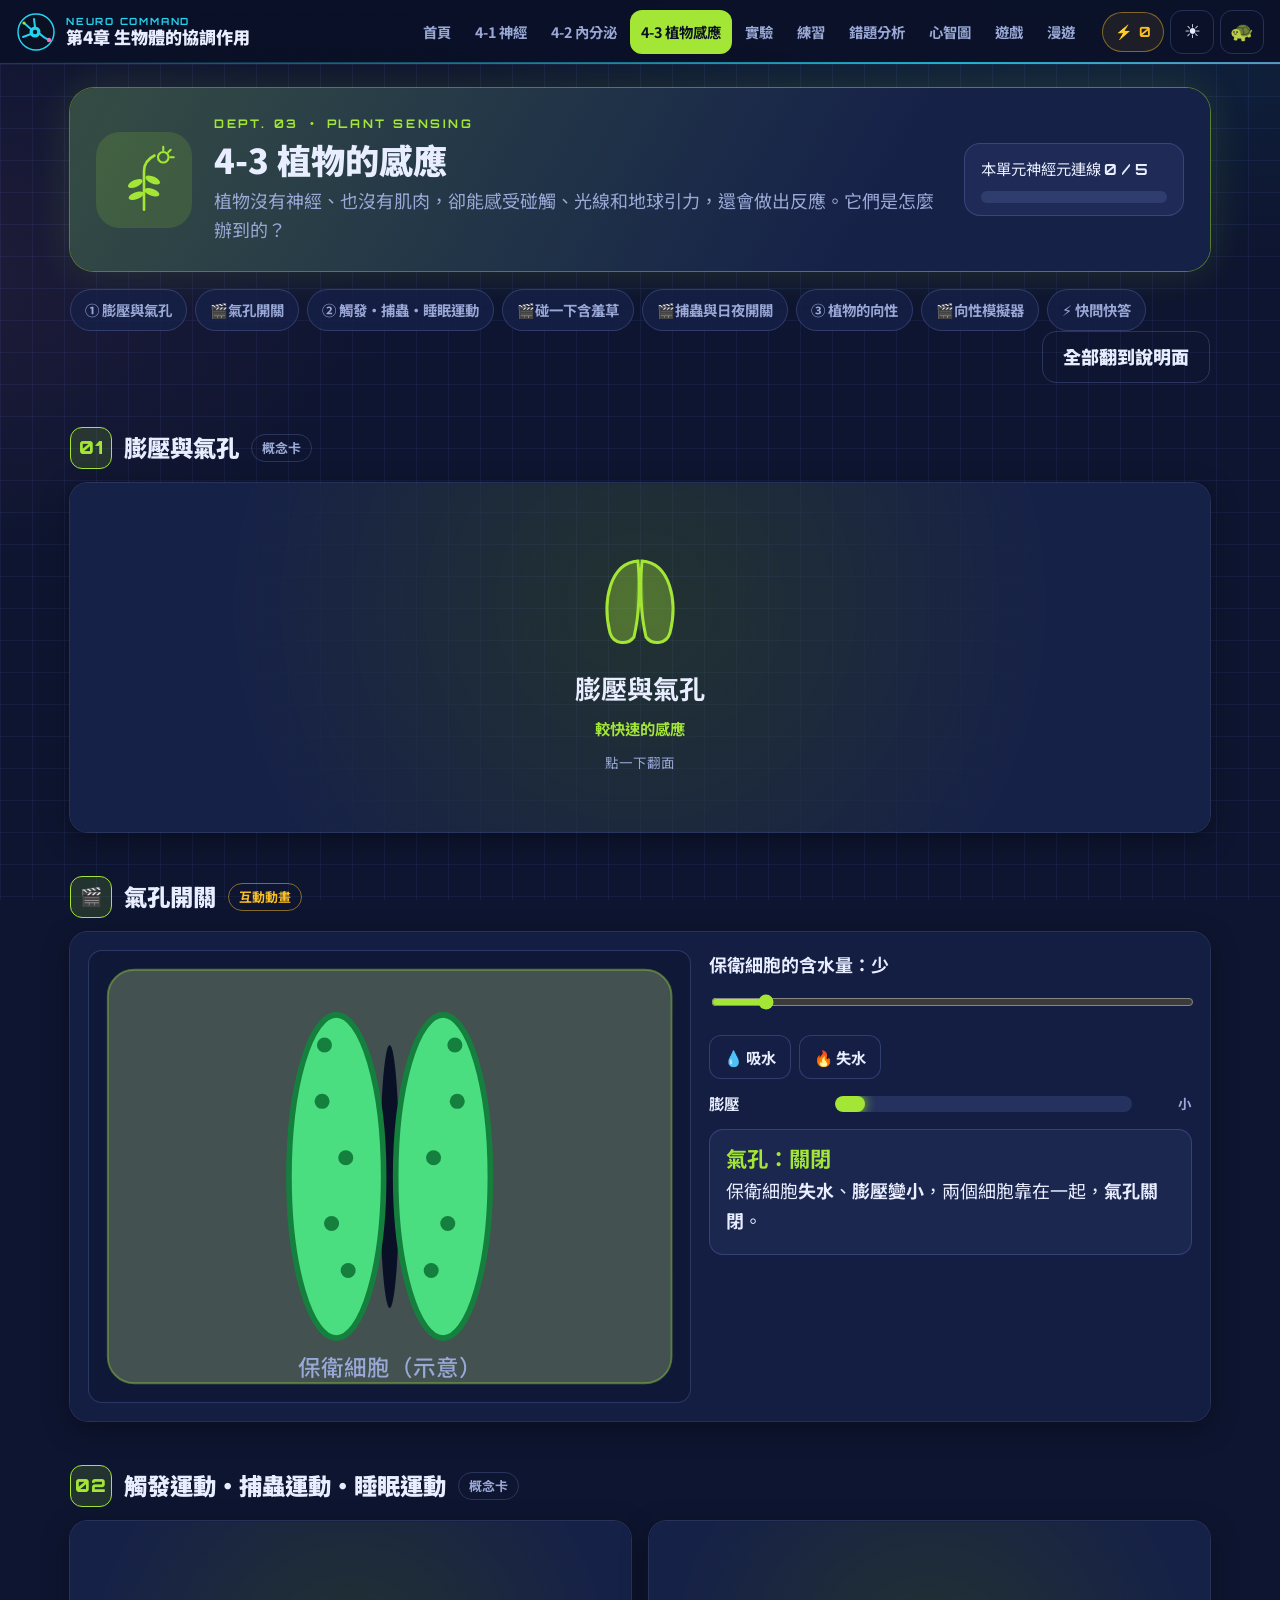
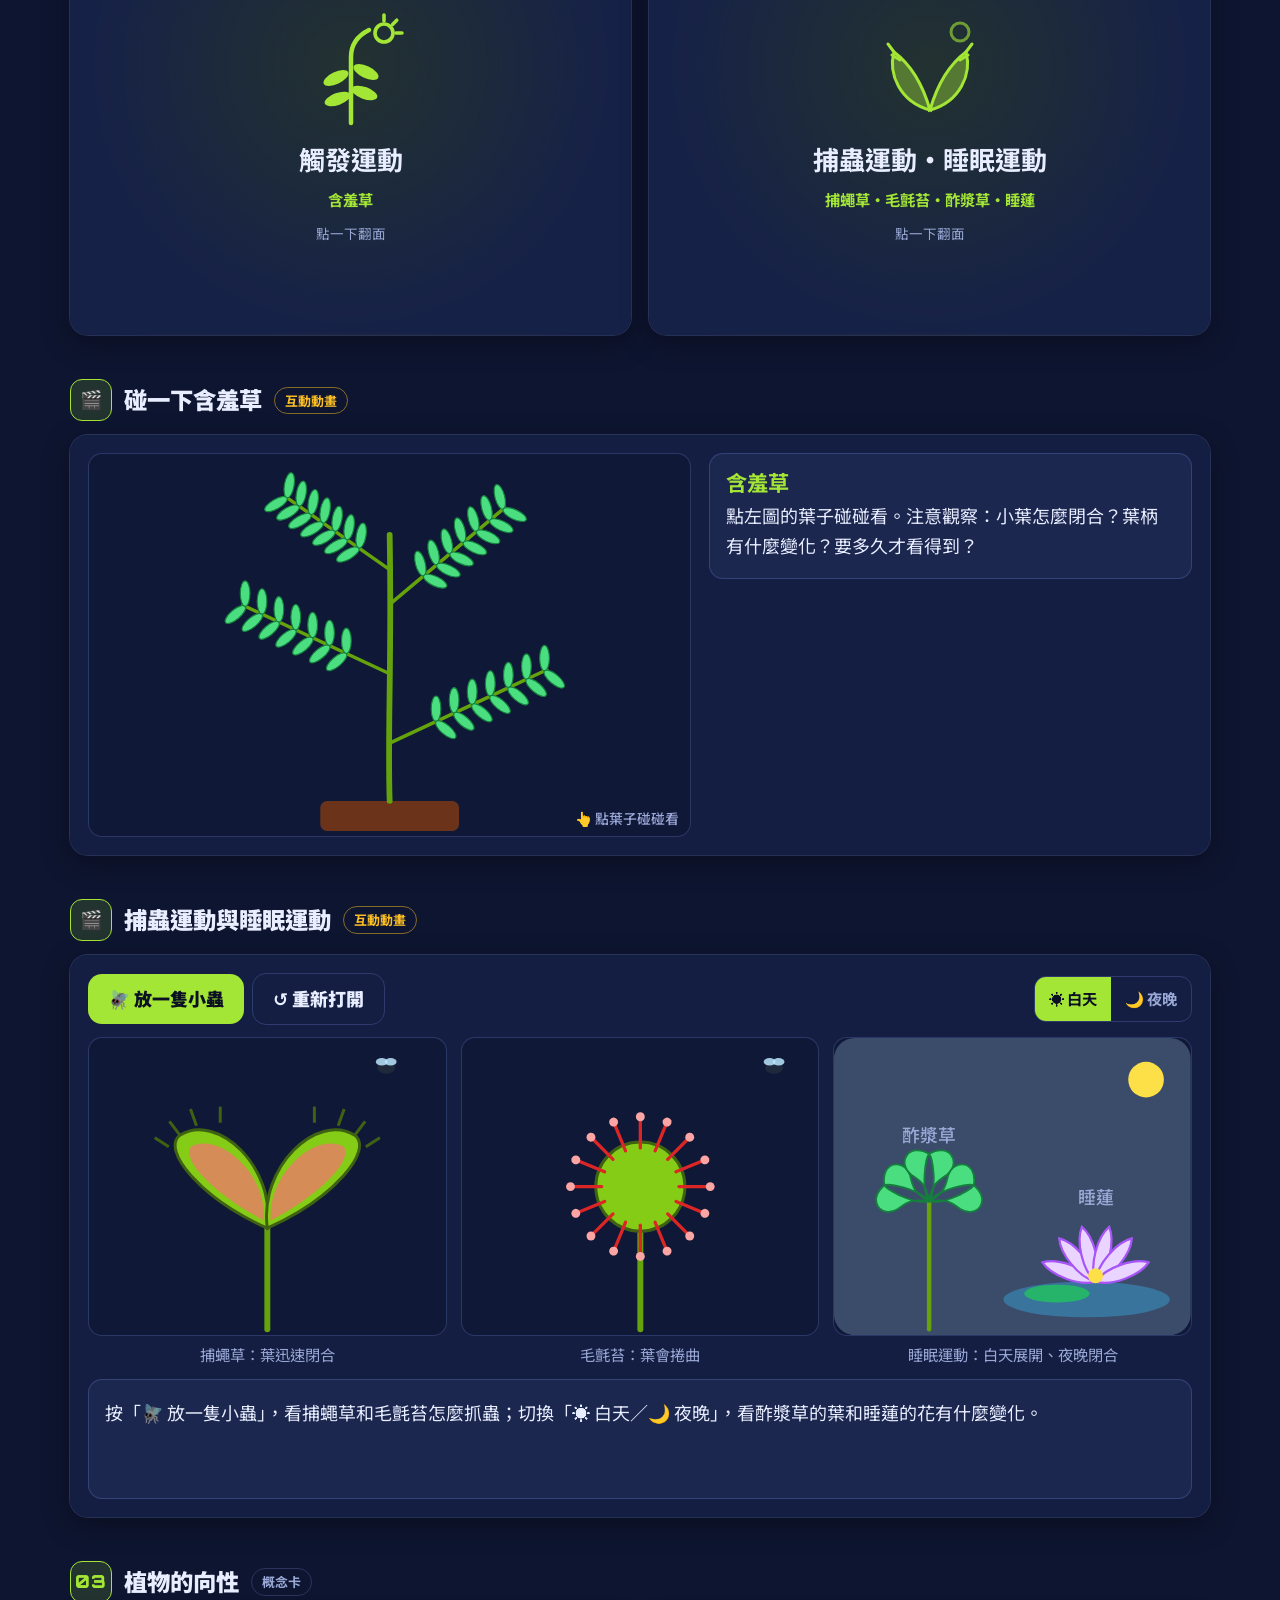
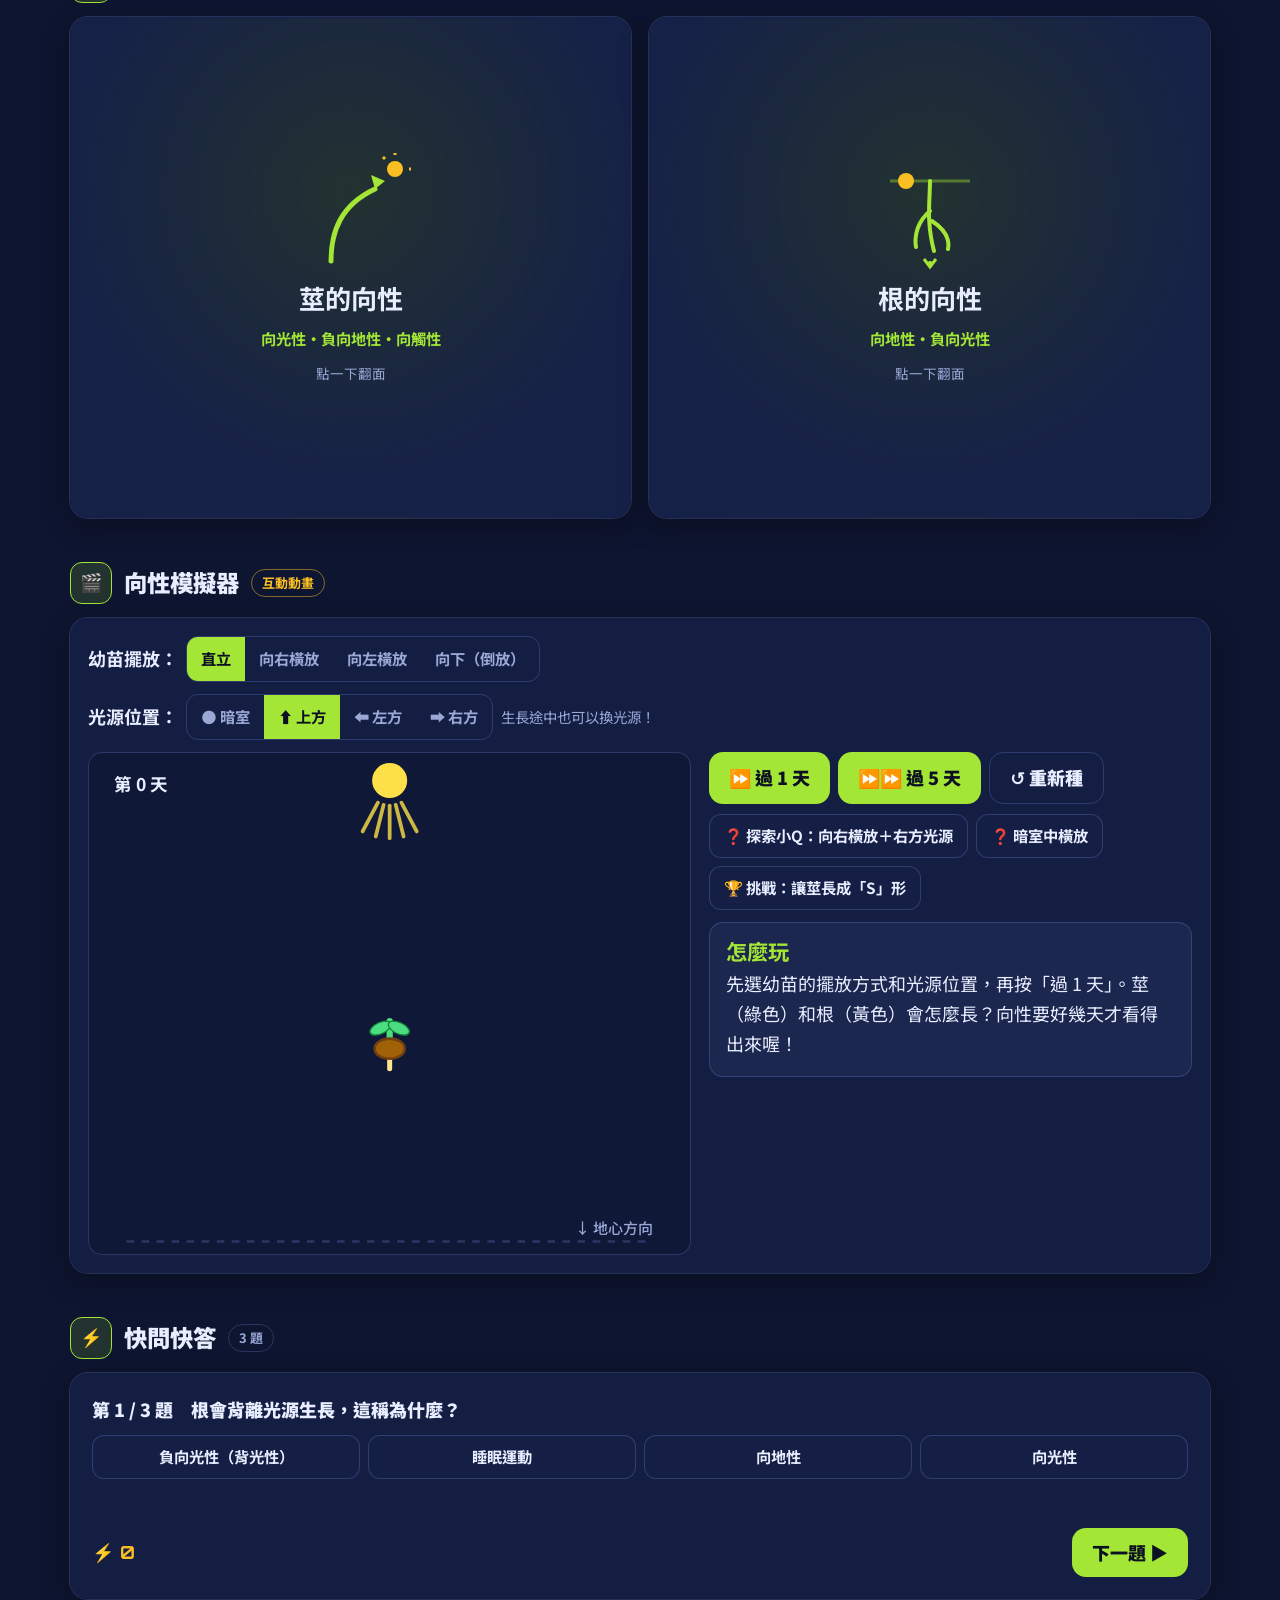
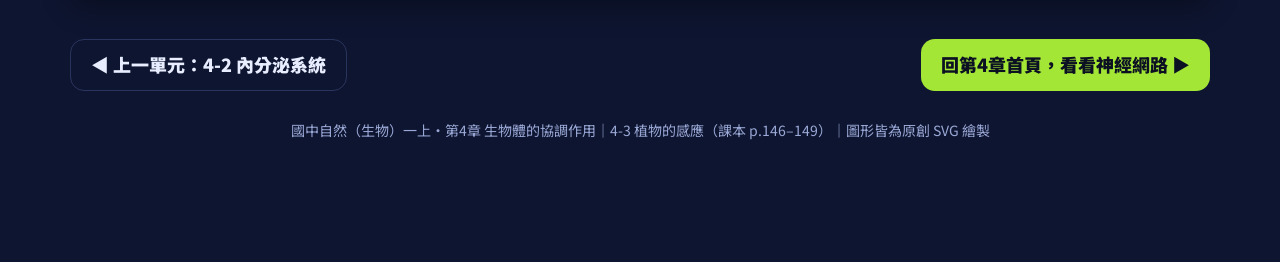
<file: unit4-3.html>
<!DOCTYPE html>
<html lang="zh-Hant">
<head>
<meta charset="UTF-8">
<meta name="viewport" content="width=device-width, initial-scale=1">
<title>4-3 植物的感應｜第4章 生物體的協調作用</title>
<link rel="stylesheet" href="css/style.css">
<script src="https://batyunching.github.io/bio/js/account.js" data-chapter="ch4" data-prefix="ch4."></script>
<style>
.fig .guard{ fill:#4ADE80; stroke:#15803D; stroke-width:3; }
.fig .pore{ fill:#0A1026; }
.fig .chl{ fill:#15803D; }
.fig .epi{ fill:#D9F99D; fill-opacity:.25; stroke:#A3E635; stroke-opacity:.4; }
.fig .stem{ stroke:#65A30D; stroke-width:5; fill:none; stroke-linecap:round; }
.fig .pet{ stroke:#65A30D; stroke-width:3; stroke-linecap:round; }
.fig .leaflet{ fill:#4ADE80; stroke:#15803D; stroke-width:1; }
.fig .rot{ transition:transform .35s ease; }
.fig .rot.slow{ transition:transform 2.4s ease; }
.fig .sky{ transition:fill .8s; }
.fig .petal{ fill:#E9D5FF; stroke:#A855F7; stroke-width:1.5; }
.fig .lobe{ fill:#84CC16; stroke:#3F6212; stroke-width:2; }
.fig .lobe-in{ fill:#F87171; fill-opacity:.7; }
.fig .tent{ stroke:#DC2626; stroke-width:2.2; stroke-linecap:round; }
.fig .tdrop{ fill:#FCA5A5; }
.fig .bug{ transition:transform 1.2s ease; }
.fig .shoot{ fill:none; stroke:#4ADE80; stroke-width:5; stroke-linecap:round; stroke-linejoin:round; }
.fig .root{ fill:none; stroke:#FDE68A; stroke-width:4; stroke-linecap:round; stroke-linejoin:round; }
html.projector .fig .root{ stroke:#B45309; }
html.projector .fig .shoot{ stroke:#16A34A; }
.fig .seed{ fill:#A16207; stroke:#713F12; stroke-width:2; }
.fig .ray{ stroke:#FDE047; stroke-width:3; stroke-linecap:round; opacity:.8; }
.mini-figs{ display:grid; grid-template-columns:repeat(auto-fit,minmax(240px,1fr)); gap:14px; }
.mini-figs figure{ margin:0; }
.mini-figs figcaption{ font-size:.85rem; color:var(--c-muted); text-align:center; margin-top:6px; }
.daytag{ font-family:var(--num); font-weight:700; color:var(--c-plant); }
html.projector .daytag{ color:var(--c-plant-d); }
</style>
</head>
<body data-page="4-3" data-root="./">
<main class="wrap unit-43">

  <div class="unit-hero">
    <div class="ic" id="heroIc"></div>
    <div class="txt">
      <div class="dept">DEPT. 03 · PLANT SENSING</div>
      <h1>4-3 植物的感應</h1>
      <p>植物沒有神經、也沒有肌肉，卻能感受碰觸、光線和地球引力，還會做出反應。它們是怎麼辦到的？</p>
    </div>
    <div class="mini">
      本單元神經元連線 <b data-unit-progress-text>0 / 5</b>
      <div class="progress" data-unit-progress="4-3"><span></span></div>
    </div>
  </div>

  <nav class="toc" aria-label="本頁目錄">
    <a href="#b1">① 膨壓與氣孔</a><a class="anim" href="#a1">氣孔開關</a>
    <a href="#b2">② 觸發・捕蟲・睡眠運動</a><a class="anim" href="#a2">碰一下含羞草</a><a class="anim" href="#a3">捕蟲與日夜開關</a>
    <a href="#b3">③ 植物的向性</a><a class="anim" href="#a4">向性模擬器</a>
    <a href="#qq">⚡ 快問快答</a>
  </nav>
  <div class="block-tools"><button class="btn ghost" id="flipAll">全部翻到說明面</button></div>

  <!-- ================= 1 ================= -->
  <div class="block-title" id="b1"><span class="num">01</span><h2>膨壓與氣孔</h2><span class="kind">概念卡</span></div>
  <div class="cards">
    <div class="concept" id="4-3-c1" data-id="4-3-c1"><div class="inner">
      <div class="face front">
        <svg class="ic" viewBox="0 0 120 120" aria-hidden="true"><path d="M58 20 C30 22 22 60 30 92 C34 104 48 104 54 96 C60 70 60 44 58 20Z M62 20 C90 22 98 60 90 92 C86 104 72 104 66 96 C60 70 60 44 62 20Z" fill="currentColor" fill-opacity=".35" stroke="currentColor" stroke-width="3"/><path d="M60 30 C54 50 54 74 60 92 C66 74 66 50 60 30Z" fill="currentColor" opacity=".15"/></svg>
        <h3>膨壓與氣孔</h3><div class="sub">較快速的感應</div><div class="hint">點一下翻面</div>
      </div>
      <div class="face back">
        <h3>水分一進一出，就能動！</h3>
        <ul>
          <li><span class="kw">膨壓</span>：植物細胞內的<b>水分</b>對<b>細胞壁</b>的推擠壓力。</li>
          <li>植物<b>較快速的感應</b>和<b>膨壓變化</b>有關。</li>
          <li>水分進入<b>保衛細胞</b>：膨壓變大 → 氣孔<b>打開</b>。</li>
          <li>保衛細胞失水：膨壓變小 → 氣孔<b>關閉</b>。</li>
        </ul>
        <div class="myth"><b class="t">⚠ MYTH ALERT 迷思小警報</b><span class="x">植物動得快是因為有肌肉</span>　→　<span class="o">植物沒有肌肉和神經，快速的動作靠細胞內<b>水分</b>改變膨壓。</span></div>
        <div class="ft"><span class="page">課本 P.146</span><button class="got">我懂了？</button></div>
      </div>
    </div></div>
  </div>

  <div class="block-title" id="a1"><span class="num">🎬</span><h2>氣孔開關</h2><span class="kind anim">互動動畫</span></div>
  <div class="panel lab">
    <div class="grid2">
      <svg class="fig" id="stomaFig" viewBox="0 0 320 240" role="img" aria-label="一對保衛細胞與中間的氣孔">
        <rect class="epi" x="10" y="10" width="300" height="220" rx="14"/>
        <ellipse class="pore" id="pore" cx="160" cy="120" rx="4" ry="70"/>
        <g id="gL"><ellipse class="guard" id="cL" cx="128" cy="120" rx="28" ry="86"/></g>
        <g id="gR"><ellipse class="guard" id="cR" cx="192" cy="120" rx="28" ry="86"/></g>
        <g id="chls"></g>
        <text x="160" y="226" text-anchor="middle" class="sml" id="stomaTxt">保衛細胞（示意）</text>
      </svg>
      <div>
        <label for="water" style="font-weight:700">保衛細胞的含水量：<span id="waterTxt">少</span></label>
        <input type="range" id="water" min="0" max="100" value="10" aria-describedby="stomaInfo">
        <div style="display:flex;gap:8px;flex-wrap:wrap;margin:6px 0 12px">
          <button class="chip-btn" data-w="90">💧 吸水</button><button class="chip-btn" data-w="10">🔥 失水</button>
        </div>
        <div class="gauge"><span>膨壓</span><div class="progress"><span id="turgor" style="width:10%"></span></div><span class="v" id="turgorV">小</span></div>
        <div class="info" id="stomaInfo" style="margin-top:12px"><h3>氣孔：關閉</h3><p>保衛細胞缺水、膨壓小，兩個細胞靠在一起，氣孔關閉。拖曳滑桿讓保衛細胞吸水看看。</p></div>
      </div>
    </div>
  </div>

  <!-- ================= 2 ================= -->
  <div class="block-title" id="b2"><span class="num">02</span><h2>觸發運動・捕蟲運動・睡眠運動</h2><span class="kind">概念卡</span></div>
  <div class="cards">
    <div class="concept" id="4-3-c2" data-id="4-3-c2"><div class="inner">
      <div class="face front"><div class="ic" id="icMimosa"></div><h3>觸發運動</h3><div class="sub">含羞草</div><div class="hint">點一下翻面</div></div>
      <div class="face back">
        <h3>一碰就「害羞」</h3>
        <ul>
          <li><span class="kw">含羞草</span>被碰觸後，<b>小葉迅速閉合</b>、<b>葉柄下垂</b>，稱為<span class="kw">觸發運動</span>。</li>
          <li>和細胞內的水分（<b>膨壓</b>）變化有關，屬於<b>較快速的感應</b>，很快就看得到。</li>
          <li>過一陣子，小葉會再慢慢張開。</li>
        </ul>
        <div class="myth"><b class="t">⚠ MYTH ALERT 迷思小警報</b><span class="x">觸發運動是向觸性</span>　→　<span class="o">向觸性是莖<b>朝接觸物生長</b>（要好幾天）；觸發運動是<b>膨壓</b>造成的快速閉合。</span></div>
        <div class="ft"><span class="page">課本 P.146</span><button class="got">我懂了？</button></div>
      </div>
    </div></div>
    <div class="concept" id="4-3-c3" data-id="4-3-c3"><div class="inner">
      <div class="face front">
        <svg class="ic" viewBox="0 0 120 120" aria-hidden="true"><path d="M60 98 C30 90 18 62 24 40 C40 52 52 70 60 98Z M60 98 C90 90 102 62 96 40 C80 52 68 70 60 98Z" fill="currentColor" fill-opacity=".4" stroke="currentColor" stroke-width="3"/><path d="M24 40 l-6 -8 M30 48 l-8 -5 M96 40 l6 -8 M90 48 l8 -5" stroke="currentColor" stroke-width="3" stroke-linecap="round"/><circle cx="90" cy="20" r="9" fill="none" stroke="currentColor" stroke-width="3" opacity=".6"/></svg>
        <h3>捕蟲運動・睡眠運動</h3><div class="sub">捕蠅草・毛氈苔・酢漿草・睡蓮</div><div class="hint">點一下翻面</div>
      </div>
      <div class="face back">
        <h3>也是膨壓運動</h3>
        <table>
          <tr><th>種類</th><th>例子</th></tr>
          <tr><td><span class="kw">捕蟲運動</span></td><td><b>捕蠅草</b>的葉會迅速閉合捕蟲；<b>毛氈苔</b>的葉會捲曲捕蟲</td></tr>
          <tr><td><span class="kw">睡眠運動</span></td><td><b>酢漿草</b>的葉片、<b>睡蓮</b>的花朵：白天展開、夜晚閉合</td></tr>
        </table>
        <p style="margin:0 0 6px">觸發運動、捕蟲運動、睡眠運動、氣孔開閉，都和<b>膨壓</b>變化有關。</p>
        <div class="myth"><b class="t">⚠ MYTH ALERT 迷思小警報</b><span class="x">捕蠅草閉合靠肌肉收縮</span>　→　<span class="o">捕蠅草葉片快速閉合和細胞<b>水分流失</b>（膨壓改變）有關。</span></div>
        <div class="ft"><span class="page">課本 P.146–147</span><button class="got">我懂了？</button></div>
      </div>
    </div></div>
  </div>

  <div class="block-title" id="a2"><span class="num">🎬</span><h2>碰一下含羞草</h2><span class="kind anim">互動動畫</span></div>
  <div class="panel lab">
    <div class="grid2">
      <svg class="fig" id="mimosaFig" viewBox="0 0 520 330" role="img" aria-label="含羞草，點一下葉子會閉合">
        <rect x="200" y="300" width="120" height="26" rx="6" fill="#92400E" opacity=".7"/>
        <path class="stem" d="M260 300 C258 240 262 180 260 70"/>
        <g id="petioles"></g>
        <text class="sml" x="510" y="320" text-anchor="end" id="mimTxt">👆 點葉子碰碰看</text>
      </svg>
      <div class="info" id="mimInfo"><h3>含羞草</h3><p>點左圖的葉子碰碰看。注意觀察：小葉怎麼閉合？葉柄有什麼變化？要多久才看得到？</p></div>
    </div>
  </div>

  <div class="block-title" id="a3"><span class="num">🎬</span><h2>捕蟲運動與睡眠運動</h2><span class="kind anim">互動動畫</span></div>
  <div class="panel lab">
    <div class="bar">
      <button class="btn" id="bugGo">🪰 放一隻小蟲</button><button class="btn ghost" id="bugReset">↺ 重新打開</button>
      <span style="flex:1"></span>
      <div class="seg" id="segDay"><button data-v="day" aria-pressed="true">☀ 白天</button><button data-v="night">🌙 夜晚</button></div>
    </div>
    <div class="mini-figs">
      <figure>
        <svg class="fig" id="trapFig" viewBox="0 0 240 200" role="img" aria-label="捕蠅草">
          <path class="stem" d="M120 196 V128" style="stroke-width:4"/>
          <g class="bug" id="bug1" style="transform:translate(200px,20px)"><ellipse cx="0" cy="0" rx="6" ry="4" fill="#1E293B"/><ellipse cx="-3" cy="-4" rx="4" ry="2.5" fill="#BAE6FD" opacity=".85"/><ellipse cx="3" cy="-4" rx="4" ry="2.5" fill="#BAE6FD" opacity=".85"/></g>
          <g transform="translate(120 128)">
            <g class="rot" id="lobeL" style="transform:rotate(22deg)"><path class="lobe" d="M0 0 C-10 -40 -60 -60 -78 -36 C-86 -22 -50 -2 0 0Z"/><path class="lobe-in" d="M-4 -4 C-14 -34 -54 -48 -68 -32 C-72 -22 -44 -8 -4 -4Z"/><path d="M-78 -36 l-10 -6 M-70 -46 l-8 -9 M-56 -54 l-4 -10 M-82 -26 l-11 -2" stroke="#3F6212" stroke-width="2"/></g>
            <g class="rot" id="lobeR" style="transform:rotate(-22deg)"><path class="lobe" d="M0 0 C10 -40 60 -60 78 -36 C86 -22 50 -2 0 0Z"/><path class="lobe-in" d="M4 -4 C14 -34 54 -48 68 -32 C72 -22 44 -8 4 -4Z"/><path d="M78 -36 l10 -6 M70 -46 l8 -9 M56 -54 l4 -10 M82 -26 l11 -2" stroke="#3F6212" stroke-width="2"/></g>
          </g>
        </svg>
        <figcaption>捕蠅草：葉迅速閉合</figcaption>
      </figure>
      <figure>
        <svg class="fig" id="dewFig" viewBox="0 0 240 200" role="img" aria-label="毛氈苔">
          <path class="stem" d="M120 196 V130" style="stroke-width:4"/>
          <circle cx="120" cy="100" r="30" fill="#84CC16" stroke="#3F6212" stroke-width="2"/>
          <g id="tents"></g>
          <g class="bug" id="bug2" style="transform:translate(210px,20px)"><ellipse cx="0" cy="0" rx="6" ry="4" fill="#1E293B"/><ellipse cx="-3" cy="-4" rx="4" ry="2.5" fill="#BAE6FD" opacity=".85"/><ellipse cx="3" cy="-4" rx="4" ry="2.5" fill="#BAE6FD" opacity=".85"/></g>
        </svg>
        <figcaption>毛氈苔：葉會捲曲</figcaption>
      </figure>
      <figure>
        <svg class="fig" id="sleepFig" viewBox="0 0 240 200" role="img" aria-label="酢漿草與睡蓮，白天展開、夜晚閉合">
          <rect class="sky" id="sky" x="0" y="0" width="240" height="200" rx="14" fill="#BAE6FD" fill-opacity=".25"/>
          <circle id="sun" cx="210" cy="28" r="12" fill="#FDE047"/>
          <path id="moon" d="M210 16 a12 12 0 1 0 8 22 a9 9 0 1 1 -8 -22z" fill="#E2E8F0" opacity="0"/>
          <!-- 酢漿草 -->
          <path class="stem" d="M64 196 V110" style="stroke-width:3"/>
          <g transform="translate(64 110)">
            <g class="rot slow oxl" style="transform:rotate(-70deg)"><path d="M0 0 C-6 -10 -2 -30 0 -32 C2 -30 6 -10 0 0Z M0 -32 C-14 -40 -22 -26 -12 -18 C-6 -14 -2 -12 0 0 C2 -12 6 -14 12 -18 C22 -26 14 -40 0 -32Z" fill="#4ADE80" stroke="#15803D" stroke-width="1.2"/></g>
            <g class="rot slow oxl" style="transform:rotate(0deg)"><path d="M0 0 C-6 -10 -2 -30 0 -32 C2 -30 6 -10 0 0Z M0 -32 C-14 -40 -22 -26 -12 -18 C-6 -14 -2 -12 0 0 C2 -12 6 -14 12 -18 C22 -26 14 -40 0 -32Z" fill="#4ADE80" stroke="#15803D" stroke-width="1.2"/></g>
            <g class="rot slow oxl" style="transform:rotate(70deg)"><path d="M0 0 C-6 -10 -2 -30 0 -32 C2 -30 6 -10 0 0Z M0 -32 C-14 -40 -22 -26 -12 -18 C-6 -14 -2 -12 0 0 C2 -12 6 -14 12 -18 C22 -26 14 -40 0 -32Z" fill="#4ADE80" stroke="#15803D" stroke-width="1.2"/></g>
          </g>
          <!-- 睡蓮 -->
          <ellipse cx="170" cy="176" rx="56" ry="12" fill="#38BDF8" opacity=".35"/>
          <ellipse cx="150" cy="172" rx="22" ry="6" fill="#22C55E" opacity=".8"/>
          <g transform="translate(176 164)" id="lily"></g>
          <text class="sml" x="64" y="70" text-anchor="middle">酢漿草</text><text class="sml" x="176" y="112" text-anchor="middle">睡蓮</text>
        </svg>
        <figcaption>睡眠運動：白天展開、夜晚閉合</figcaption>
      </figure>
    </div>
    <div class="info" id="sleepInfo" style="margin-top:12px"><p>按「🪰 放一隻小蟲」，看捕蠅草和毛氈苔怎麼抓蟲；切換「☀ 白天／🌙 夜晚」，看酢漿草的葉和睡蓮的花有什麼變化。</p></div>
  </div>

  <!-- ================= 3 ================= -->
  <div class="block-title" id="b3"><span class="num">03</span><h2>植物的向性</h2><span class="kind">概念卡</span></div>
  <div class="cards">
    <div class="concept" id="4-3-c4" data-id="4-3-c4"><div class="inner">
      <div class="face front">
        <svg class="ic" viewBox="0 0 120 120" aria-hidden="true"><path d="M40 110 C40 80 50 54 84 38" stroke="currentColor" stroke-width="5" fill="none" stroke-linecap="round"/><path d="M84 38 l-4 -14 l14 6z" fill="currentColor"/><circle cx="104" cy="18" r="8" fill="var(--c-amber)"/><path d="M104 4 v-2 M118 18 h2 M94 8 l-2 -2" stroke="var(--c-amber)" stroke-width="3"/></svg>
        <h3>莖的向性</h3><div class="sub">向光性・負向地性・向觸性</div><div class="hint">點一下翻面</div>
      </div>
      <div class="face back">
        <h3>莖：向光、背地、向觸</h3>
        <p style="margin:0 0 6px"><span class="kw">向性</span>：植物接受光線、地球引力等刺激<b>一段時間後</b>，產生<b>朝向或背離</b>刺激方向<b>生長</b>的反應。</p>
        <table>
          <tr><th>名稱</th><th>表現</th></tr>
          <tr><td><span class="kw">向光性</span></td><td>光從側面照，莖頂端<b>朝向光源</b>生長，讓葉片獲得更多光線</td></tr>
          <tr><td><span class="kw">負向地性</span>（背地性）</td><td>植物橫放，莖頂端<b>背離地心</b>向上生長</td></tr>
          <tr><td><span class="kw">向觸性</span></td><td>牽牛花等藤蔓的莖碰到物體，<b>朝接觸的物體捲曲</b>生長</td></tr>
        </table>
        <div class="myth"><b class="t">⚠ MYTH ALERT 迷思小警報</b><span class="x">向性也是幾秒內就能看到</span>　→　<span class="o">向性是<b>生長</b>的反應，要<b>好幾天</b>才看得出來。</span></div>
        <div class="ft"><span class="page">課本 P.148</span><button class="got">我懂了？</button></div>
      </div>
    </div></div>
    <div class="concept" id="4-3-c5" data-id="4-3-c5"><div class="inner">
      <div class="face front">
        <svg class="ic" viewBox="0 0 120 120" aria-hidden="true"><path d="M20 30 H100" stroke="currentColor" stroke-width="3" opacity=".4"/><circle cx="36" cy="30" r="8" fill="var(--c-amber)"/><path d="M60 30 C60 50 56 70 64 100 M60 60 C48 70 44 84 46 96 M62 70 C74 78 80 88 78 98" stroke="currentColor" stroke-width="4" fill="none" stroke-linecap="round"/><path d="M60 110 v6 M54 108 l6 8 l6 -8" stroke="currentColor" stroke-width="3" fill="none"/></svg>
        <h3>根的向性</h3><div class="sub">向地性・負向光性</div><div class="hint">點一下翻面</div>
      </div>
      <div class="face back">
        <h3>根：向地、背光</h3>
        <table>
          <tr><th>名稱</th><th>表現</th></tr>
          <tr><td><span class="kw">向地性</span></td><td>植物橫放，根尖受地球引力影響<b>朝向地心</b>生長</td></tr>
          <tr><td><span class="kw">負向光性</span>（背光性）</td><td>根會<b>背離光源</b>生長</td></tr>
        </table>
        <table>
          <tr><th>比較</th><th>較快速的感應</th><th>向性</th></tr>
          <tr><td>原因</td><td>細胞內水分（膨壓）變化</td><td>朝向或背離刺激方向<b>生長</b></td></tr>
          <tr><td>時間</td><td>很快就看得到</td><td>需要一段時間（數天）</td></tr>
        </table>
        <div class="myth"><b class="t">⚠ MYTH ALERT 迷思小警報</b><span class="x">根向光、莖向地</span>　→　<span class="o">剛好相反！<b>莖</b>：向光、背地；<b>根</b>：向地、背光。</span></div>
        <div class="ft"><span class="page">課本 P.148、151</span><button class="got">我懂了？</button></div>
      </div>
    </div></div>
  </div>

  <div class="block-title" id="a4"><span class="num">🎬</span><h2>向性模擬器</h2><span class="kind anim">互動動畫</span></div>
  <div class="panel lab">
    <div class="bar">
      <span style="font-weight:700">幼苗擺放：</span>
      <div class="seg" id="segOri"><button data-v="0" aria-pressed="true">直立</button><button data-v="90">向右橫放</button><button data-v="-90">向左橫放</button><button data-v="180">向下（倒放）</button></div>
    </div>
    <div class="bar">
      <span style="font-weight:700">光源位置：</span>
      <div class="seg" id="segLight"><button data-v="none">🌑 暗室</button><button data-v="top" aria-pressed="true">⬆ 上方</button><button data-v="left">⬅ 左方</button><button data-v="right">➡ 右方</button></div>
      <span style="color:var(--c-muted);font-size:.8rem">生長途中也可以換光源！</span>
    </div>
    <div class="grid2">
      <svg class="fig" id="tropFig" viewBox="0 0 480 400" role="img" aria-label="幼苗的莖和根隨著光線與地球引力生長的模擬圖">
        <rect id="dark" x="0" y="0" width="480" height="400" rx="14" fill="#000" opacity="0"/>
        <g id="lamp"></g>
        <path d="M30 390 H450" stroke="var(--c-line)" stroke-width="2" stroke-dasharray="6 6"/>
        <text class="sml" x="450" y="384" text-anchor="end">↓ 地心方向</text>
        <path class="root" id="rootPath" d=""/>
        <path class="shoot" id="shootPath" d=""/>
        <g id="leaves"></g>
        <ellipse class="seed" id="seed" cx="240" cy="236" rx="12" ry="8"/>
        <text x="20" y="30" class="lbl daytag" id="dayTxt">第 0 天</text>
      </svg>
      <div>
        <div style="display:flex;gap:8px;flex-wrap:wrap">
          <button class="btn" id="grow1">⏩ 過 1 天</button>
          <button class="btn" id="grow5">⏩⏩ 過 5 天</button>
          <button class="btn ghost" id="regrow">↺ 重新種</button>
        </div>
        <div style="display:flex;gap:8px;flex-wrap:wrap;margin-top:10px">
          <button class="chip-btn" id="qExplore">❓ 探索小Q：向右橫放＋右方光源</button>
          <button class="chip-btn" id="qDark">❓ 暗室中橫放</button>
          <button class="chip-btn" id="qS">🏆 挑戰：讓莖長成「S」形</button>
        </div>
        <div class="info" id="tropInfo" style="margin-top:12px"><h3>怎麼玩</h3><p>先選幼苗的擺放方式和光源位置，再按「過 1 天」。莖（綠色）和根（黃色）會怎麼長？向性要好幾天才看得出來喔！</p></div>
      </div>
    </div>
  </div>

  <!-- ================= 快問快答 ================= -->
  <div class="block-title" id="qq"><span class="num">⚡</span><h2>快問快答</h2><span class="kind">3 題</span></div>
  <div class="panel qq" id="quick"></div>

  <div class="next-unit">
    <a class="btn ghost" href="unit4-2.html" style="--u:var(--c-hormone)">◀ 上一單元：4-2 內分泌系統</a>
    <a class="btn" href="index.html">回第4章首頁，看看神經網路 ▶</a>
  </div>
  <div class="footer">國中自然（生物）一上・第4章 生物體的協調作用｜4-3 植物的感應（課本 p.146–149）｜圖形皆為原創 SVG 繪製</div>
</main>

<script src="js/common.js"></script>
<script src="data/selfcheck.js"></script>
<script src="data/myths.js"></script>
<script src="js/unit.js"></script>
<script>
(function(){
  'use strict';
  var $ = function(id){ return document.getElementById(id); };
  var NS = 'http://www.w3.org/2000/svg';
  function el(tag, attrs, parent){ var e = document.createElementNS(NS, tag); for(var k in attrs) e.setAttribute(k, attrs[k]); if(parent) parent.appendChild(e); return e; }
  $('heroIc').innerHTML = CH4.icons.plant(70);
  $('icMimosa').innerHTML = CH4.icons.plant(120);

  /* ============ C1 氣孔 ============ */
  var chls = $('chls');
  function stoma(w){
    var k = w / 100, rx = 24 + 12 * k, gap = 3 + 34 * k;
    var lx = 160 - gap / 2 - rx, rxx = 160 + gap / 2 + rx;
    $('cL').setAttribute('cx', lx); $('cL').setAttribute('rx', rx);
    $('cR').setAttribute('cx', rxx); $('cR').setAttribute('rx', rx);
    $('pore').setAttribute('rx', Math.max(1, gap / 2 + 2));
    chls.innerHTML = '';
    [[-0.3,-40],[0.2,-10],[-0.1,25],[0.25,50],[-0.25,-70]].forEach(function(d){
      el('circle', { class:'chl', cx: lx + d[0] * rx, cy: 120 + d[1], r: 4 }, chls);
      el('circle', { class:'chl', cx: rxx - d[0] * rx, cy: 120 + d[1], r: 4 }, chls);
    });
    $('turgor').style.width = Math.max(6, w) + '%';
    var open = w >= 55, mid = w > 25 && w < 55;
    $('turgorV').textContent = w >= 55 ? '大' : (mid ? '中' : '小');
    $('waterTxt').textContent = w >= 55 ? '多' : (mid ? '中' : '少');
    $('stomaInfo').innerHTML = open
      ? '<h3>氣孔：打開 ✓</h3><p>水分進入保衛細胞，<b>膨壓變大</b>，保衛細胞鼓起來、向外彎，中間的<b>氣孔打開</b>。</p>'
      : (mid ? '<h3>氣孔：半開</h3><p>保衛細胞的水分慢慢改變中，膨壓也跟著改變。</p>' : '<h3>氣孔：關閉</h3><p>保衛細胞<b>失水</b>、<b>膨壓變小</b>，兩個細胞靠在一起，<b>氣孔關閉</b>。</p>');
    if(open) UNIT.rewardOnce('a43-stoma', 5);
  }
  $('water').addEventListener('input', function(){ stoma(+this.value); });
  var wAnim = null;
  document.querySelectorAll('[data-w]').forEach(function(b){
    b.addEventListener('click', function(){
      var to = +b.getAttribute('data-w'), r = $('water'); clearInterval(wAnim);
      wAnim = setInterval(function(){ var v = +r.value; v += (to > v ? 3 : -3); if(Math.abs(to - v) < 3) { v = to; clearInterval(wAnim); } r.value = v; stoma(v); }, UNIT.reduced() ? 1 : 30);
    });
  });
  stoma(10);

  /* ============ C2 含羞草 ============ */
  var PET = [ { x:260, y:250, a:-25, len:150, side:1 }, { x:260, y:190, a:205, len:140, side:-1 }, { x:260, y:130, a:-40, len:130, side:1 }, { x:260, y:100, a:215, len:110, side:-1 } ];
  var petRoot = $('petioles'), pets = [];
  PET.forEach(function(p, pi){
    var g0 = el('g', { transform: 'translate(' + p.x + ' ' + p.y + ')' }, petRoot);
    var g = el('g', { class:'rot', style:'transform:rotate(' + p.a + 'deg)' }, g0);
    el('line', { class:'pet', x1:0, y1:0, x2:p.len, y2:0 }, g);
    var lfs = [];
    for(var i = 1; i <= 7; i++){
      var x = p.len * (0.18 + i * 0.115);
      [-1, 1].forEach(function(s){
        var lg0 = el('g', { transform: 'translate(' + x + ' 0)' }, g);
        var lg = el('g', { class:'rot', style:'transform:rotate(' + (s * 65) + 'deg)' }, lg0);
        el('ellipse', { class:'leaflet', cx: 11, cy: 0, rx: 11, ry: 4.2 }, lg);
        lfs.push({ g:lg, s:s, i:i });
      });
    }
    pets.push({ p:p, g:g, lfs:lfs, closed:false });
    g0.style.cursor = 'pointer';
    g0.addEventListener('click', function(){ touch(pi); });
  });
  var timers = [];
  function touch(pi){
    var t0 = performance.now(), R = UNIT.reduced();
    $('mimTxt').textContent = '⏱ 觸碰！';
    // 從被碰的那片開始，訊息傳到其他葉
    pets.forEach(function(pt, k){
      var delay = Math.abs(k - pi) * (R ? 0 : 500);
      pt.lfs.forEach(function(lf){
        timers.push(setTimeout(function(){ lf.g.classList.remove('slow'); lf.g.style.transform = 'rotate(' + (lf.s * 6) + 'deg)'; }, delay + (R ? 0 : lf.i * 70)));
      });
      timers.push(setTimeout(function(){ pt.g.classList.remove('slow'); pt.g.style.transform = 'rotate(' + (pt.p.a + pt.p.side * 50) + 'deg)'; }, delay + (R ? 0 : 650)));
      pt.closed = true;
    });
    setTimeout(function(){
      $('mimInfo').innerHTML = '<h3>小葉閉合、葉柄下垂！</h3><p>碰到之後<b>幾秒內</b>就看到變化，這就是<b>觸發運動</b>，屬於較快速的感應。它和細胞內的<b>水分改變（膨壓變化）</b>有關，含羞草沒有肌肉也沒有神經喔！</p><p>等一下，小葉會慢慢再張開。</p>';
      $('mimTxt').textContent = '幾秒內就閉合了';
      UNIT.rewardOnce('a43-mimosa', 5);
    }, R ? 50 : 1800);
    clearTimeout(touch.reopen);
    touch.reopen = setTimeout(function(){
      pets.forEach(function(pt){
        pt.g.classList.add('slow'); pt.g.style.transform = 'rotate(' + pt.p.a + 'deg)';
        pt.lfs.forEach(function(lf){ lf.g.classList.add('slow'); lf.g.style.transform = 'rotate(' + (lf.s * 65) + 'deg)'; });
      });
      $('mimTxt').textContent = '慢慢張開了，再碰一次看看';
    }, R ? 1500 : 9000);
  }

  /* ============ C3 捕蟲＋睡眠運動 ============ */
  var tents = $('tents'), tlist = [];
  for(var i = 0; i < 16; i++){
    var a = i / 16 * Math.PI * 2;
    var g0 = el('g', { transform: 'translate(' + (120 + Math.cos(a) * 26) + ' ' + (100 + Math.sin(a) * 26) + ') rotate(' + (a * 180 / Math.PI) + ')' }, tents);
    var g = el('g', { class:'rot slow' }, g0);
    el('line', { class:'tent', x1:0, y1:0, x2:20, y2:0 }, g); el('circle', { class:'tdrop', cx:21, cy:0, r:3 }, g);
    tlist.push(g);
  }
  $('bugGo').addEventListener('click', function(){
    var R = UNIT.reduced();
    $('bug1').style.transform = 'translate(120px,96px)'; $('bug2').style.transform = 'translate(120px,100px)';
    setTimeout(function(){
      $('lobeL').style.transform = 'rotate(63deg)'; $('lobeR').style.transform = 'rotate(-63deg)';
      tlist.forEach(function(t){ t.style.transform = 'rotate(150deg) scale(.9)'; });
      $('sleepInfo').innerHTML = '<p>🪰 小蟲碰到葉片內側 → <b>捕蠅草</b>的葉<b>迅速閉合</b>；<b>毛氈苔</b>的腺毛黏住小蟲，葉<b>慢慢捲曲</b>把蟲包住。這是<b>捕蟲運動</b>，也和膨壓變化有關。</p>';
      UNIT.rewardOnce('a43-trap', 5);
    }, R ? 30 : 1300);
  });
  $('bugReset').addEventListener('click', function(){
    $('lobeL').style.transform = 'rotate(22deg)'; $('lobeR').style.transform = 'rotate(-22deg)';
    tlist.forEach(function(t){ t.style.transform = ''; });
    $('bug1').style.transform = 'translate(200px,20px)'; $('bug2').style.transform = 'translate(210px,20px)';
  });
  // 睡蓮花瓣
  var lily = $('lily'), petals = [];
  [-70,-40,-14,14,40,70].forEach(function(a){
    var g = el('g', { class:'rot slow', style:'transform:rotate(' + a + 'deg)' }, lily);
    el('path', { class:'petal', d:'M0 0 C-7 -10 -6 -30 0 -38 C6 -30 7 -10 0 0Z' }, g);
    petals.push({ g:g, a:a });
  });
  el('circle', { cx:0, cy:-4, r:5, fill:'#FDE047' }, lily);
  UNIT.seg($('segDay'), function(v){
    var night = v === 'night';
    $('sky').setAttribute('fill', night ? '#0F172A' : '#BAE6FD'); $('sky').setAttribute('fill-opacity', night ? .9 : .25);
    $('sun').setAttribute('opacity', night ? 0 : 1); $('moon').setAttribute('opacity', night ? 1 : 0);
    var ox = document.querySelectorAll('.oxl');
    [-70, 0, 70].forEach(function(a, k){ ox[k].style.transform = 'rotate(' + (night ? (a === 0 ? 180 : a * 2.3) : a) + 'deg)'; });
    petals.forEach(function(p){ p.g.style.transform = 'rotate(' + (night ? p.a * 0.15 : p.a) + 'deg)'; });
    $('sleepInfo').innerHTML = night
      ? '<p>🌙 夜晚：<b>酢漿草</b>的小葉垂下閉合，<b>睡蓮</b>的花瓣收起來，好像在睡覺——這就是<b>睡眠運動</b>，和膨壓變化有關。</p>'
      : '<p>☀ 白天：酢漿草的葉片和睡蓮的花朵又<b>展開</b>了。</p>';
    if(night) UNIT.rewardOnce('a43-sleep', 5);
  });

  /* ============ C4 向性模擬器 ============ */
  var ori = 0, light = 'top', day = 0, stem = [], root = [], sDir, rDir, history = [], sAng = [];
  var C = { x:240, y:236 };
  var LIGHT = { top:{ x:0, y:-1 }, left:{ x:-1, y:0 }, right:{ x:1, y:0 } };
  function rot(v, deg){ var r = deg * Math.PI / 180; return { x: v.x * Math.cos(r) - v.y * Math.sin(r), y: v.x * Math.sin(r) + v.y * Math.cos(r) }; }
  function norm(v){ var l = Math.sqrt(v.x * v.x + v.y * v.y) || 1; return { x:v.x / l, y:v.y / l }; }
  function ang(v){ return Math.atan2(v.y, v.x); }
  function turn(cur, target, maxDeg, prefer){
    var d = ang(target) - ang(cur); while(d > Math.PI) d -= 2 * Math.PI; while(d < -Math.PI) d += 2 * Math.PI;
    if(prefer && Math.abs(d) > Math.PI - 0.02) d = prefer * Math.abs(d); // 正好反方向時，莖和根往不同邊彎，才不會疊在一起
    var m = maxDeg * Math.PI / 180; d = Math.max(-m, Math.min(m, d));
    return rot(cur, d * 180 / Math.PI);
  }
  function plant(){
    day = 0; history = []; sAng = []; sWin = false;
    sDir = rot({ x:0, y:-1 }, ori); rDir = rot({ x:0, y:1 }, ori);
    stem = [ { x:C.x, y:C.y }, { x:C.x + sDir.x * 22, y:C.y + sDir.y * 22 } ];
    root = [ { x:C.x, y:C.y }, { x:C.x + rDir.x * 16, y:C.y + rDir.y * 16 } ];
    $('seed').setAttribute('transform', 'rotate(' + ori + ' ' + C.x + ' ' + C.y + ')');
    draw();
  }
  function inside(p){ return p.x > 14 && p.x < 466 && p.y > 40 && p.y < 386; }
  function growDay(){
    day++; history.push(light);
    for(var k = 0; k < 6; k++){
      var L = LIGHT[light];
      var tS = norm({ x: 0 * 0.6 + (L ? L.x * 1.1 : 0), y: -0.6 + (L ? L.y * 1.1 : 0) });
      sDir = turn(sDir, tS, 12, 1);
      if(stem.length && inside({ x: stem[stem.length-1].x + sDir.x * 3.4, y: stem[stem.length-1].y + sDir.y * 3.4 })) sAng.push(ang(sDir));
      var tip = stem[stem.length - 1], nx = { x: tip.x + sDir.x * 3.4, y: tip.y + sDir.y * 3.4 };
      if(inside(nx)) stem.push(nx);
      var tR = norm({ x: L ? -L.x * 0.45 : 0, y: 1 + (L ? -L.y * 0.45 : 0) });
      rDir = turn(rDir, tR, 10, 1);
      var rt = root[root.length - 1], nr = { x: rt.x + rDir.x * 2.6, y: rt.y + rDir.y * 2.6 };
      if(inside(nr)) root.push(nr);
    }
    draw(); explain();
  }
  function pathD(pts){ return pts.map(function(p, i){ return (i ? 'L' : 'M') + p.x.toFixed(1) + ' ' + p.y.toFixed(1); }).join(' '); }
  function draw(){
    $('shootPath').setAttribute('d', pathD(stem)); $('rootPath').setAttribute('d', pathD(root));
    var tip = stem[stem.length - 1], a = ang(sDir) * 180 / Math.PI, lv = $('leaves'); lv.innerHTML = '';
    var g = el('g', { transform: 'translate(' + tip.x + ' ' + tip.y + ') rotate(' + (a + 90) + ')' }, lv);
    el('ellipse', { cx:-9, cy:2, rx:9, ry:4.5, fill:'#4ADE80', stroke:'#15803D', transform:'rotate(-25)' }, g);
    el('ellipse', { cx:9, cy:2, rx:9, ry:4.5, fill:'#4ADE80', stroke:'#15803D', transform:'rotate(25)' }, g);
    $('dayTxt').textContent = '第 ' + day + ' 天';
    // 光源
    var lamp = $('lamp'); lamp.innerHTML = '';
    $('dark').setAttribute('opacity', light === 'none' ? .55 : 0);
    if(light !== 'none'){
      var P = { top:{ x:240, y:22 }, left:{ x:22, y:180 }, right:{ x:458, y:180 } }[light], L = LIGHT[light];
      el('circle', { cx:P.x, cy:P.y, r:14, fill:'#FDE047' }, lamp);
      for(var i = -2; i <= 2; i++){
        var off = rot({ x:-L.x, y:-L.y }, i * 14);
        el('line', { class:'ray', x1: P.x + off.x * 20, y1: P.y + off.y * 20, x2: P.x + off.x * 46, y2: P.y + off.y * 46 }, lamp);
      }
    } else {
      el('text', { x:240, y:60, 'text-anchor':'middle', class:'lbl', fill:'#E2E8F0' }, lamp).textContent = '🌑 暗室：沒有光';
    }
  }
  function sShape(){ // 用每一步的生長方向判斷：先往一邊彎、再往另一邊彎
    var turns = [], acc = 0, sign = 0;
    for(var i = 1; i < sAng.length; i++){
      var d = sAng[i] - sAng[i-1]; while(d > Math.PI) d -= 2 * Math.PI; while(d < -Math.PI) d += 2 * Math.PI;
      if(Math.abs(d) < 1e-6) continue;
      var s = d > 0 ? 1 : -1;
      if(s !== sign){ if(Math.abs(acc) > 0.45) turns.push(sign); acc = 0; sign = s; }
      acc += d;
    }
    if(Math.abs(acc) > 0.45) turns.push(sign);
    for(var k = 1; k < turns.length; k++) if(turns[k] !== turns[k-1]) return true;
    return false;
  }
  var challenge = false, sWin = false;
  function explain(){
    var t = '<h3>第 ' + day + ' 天的觀察</h3><ul style="margin:0;padding-left:1.1em">';
    if(light === 'none') t += '<li>🌑 暗室沒有光：莖只受地球引力影響，<b>背離地心向上</b>長（負向地性）。</li>';
    else if(light === 'top') t += '<li>光從上方來：莖<b>朝上（光源）</b>長。</li>';
    else t += '<li>光從' + (light === 'left' ? '左' : '右') + '方來：莖彎向<b>光源</b>（向光性），同時也受引力影響有點往上（負向地性）。</li>';
    t += '<li>根一直<b>往下（地心）</b>長（向地性）' + (light !== 'none' && light !== 'top' ? '，並稍微<b>背離光源</b>（負向光性）' : '') + '。</li></ul>';
    if(ori === 180) t += '<p style="margin-top:6px">🙃 幼苗倒放：一開始莖朝下、根朝上。幾天後，<b>莖會慢慢彎回朝上</b>（負向地性' + (light === 'none' ? '' : '、向光性') + '），<b>根會彎回朝下</b>（向地性），所以莖和根都會長成像「U」字的彎曲。</p>';
    if(day <= 1) t += '<p style="margin-top:6px">⏱ 向性是<b>生長</b>的反應，才 1 天變化還不明顯，多等幾天再看看。</p>';
    if(challenge){
      if(sShape()){ sWin = true; UNIT.rewardOnce('a43-S', 15, 'S 形挑戰成功'); challenge = false; }
      else if(day >= 3) t += '<p style="color:var(--c-amber);font-weight:700;margin-top:6px">💡 提示：先讓光從一側照幾天，再把光源換到另一側。</p>';
    }
    if(sWin) t += '<p class="feedback ok">🏆 挑戰成功！莖長成了 S 形。你在生長途中改變了光源方向，莖就跟著改變生長方向（向光性）。</p>';
    $('tropInfo').innerHTML = t;
    if(day >= 3) UNIT.rewardOnce('a43-trop', 5);
  }
  function setSeg(id, v){ document.querySelectorAll('#' + id + ' button').forEach(function(b){ b.setAttribute('aria-pressed', b.getAttribute('data-v') === String(v)); }); }
  UNIT.seg($('segOri'), function(v){ ori = +v; plant(); $('tropInfo').innerHTML = '<h3>重新種好了</h3><p>按「過 1 天」開始觀察。</p>'; });
  UNIT.seg($('segLight'), function(v){ light = v; draw(); });
  $('grow1').addEventListener('click', growDay);
  $('grow5').addEventListener('click', function(){
    var n = 0, t = setInterval(function(){ growDay(); if(++n >= 5) clearInterval(t); }, UNIT.reduced() ? 1 : 220);
  });
  $('regrow').addEventListener('click', function(){ plant(); $('tropInfo').innerHTML = '<h3>重新種好了</h3><p>按「過 1 天」開始觀察。</p>'; });
  $('qExplore').addEventListener('click', function(){
    ori = 90; light = 'right'; setSeg('segOri', 90); setSeg('segLight', 'right'); challenge = false; plant();
    $('tropInfo').innerHTML = '<h3>❓ 探索小Q（課本 p.148）</h3><p>若將植物<b>向右橫放</b>，並在<b>右方</b>擺放光源，莖會怎麼生長？先想一想，再按「過 5 天」驗證。</p>';
  });
  $('qDark').addEventListener('click', function(){
    ori = 90; light = 'none'; setSeg('segOri', 90); setSeg('segLight', 'none'); challenge = false; plant();
    $('tropInfo').innerHTML = '<h3>❓ 暗室中橫放</h3><p>把幼苗<b>橫放在暗室</b>中，排除光的影響。莖和根會怎麼長？按「過 5 天」看看。</p>';
  });
  $('qS').addEventListener('click', function(){
    ori = 0; light = 'left'; setSeg('segOri', 0); setSeg('segLight', 'left'); challenge = true; plant();
    $('tropInfo').innerHTML = '<h3>🏆 挑戰：讓莖長成「S」形</h3><p>課本探究時間的問題：要怎麼操作，才能讓莖彎成 S 形？目前光源在<b>左方</b>，請你自己決定什麼時候換光源。</p>';
  });
  plant();

  /* ============ 快問快答 ============ */
  var POOL = [
    { c:'4-3-c1', q:'保衛細胞吸水、膨壓變大時，氣孔會怎樣？', o:['打開','關閉','消失','長大'], a:0, e:'吸水→膨壓大→氣孔打開。' },
    { c:'4-3-c2', q:'含羞草被碰觸後小葉閉合，和什麼有關？', o:['細胞內的水分變化','肌肉收縮','神經傳導','向光生長'], a:0, e:'較快速的感應和膨壓變化有關。' },
    { c:'4-3-c3', q:'毛氈苔捕捉昆蟲的原理，和細胞內哪一種物質最有關？', o:['水','生長素','醣類','葉綠體'], a:0, e:'捕蟲運動和細胞內水分（膨壓）變化有關。' },
    { c:'4-3-c3', q:'捕蠅草葉片快速閉合的原理，和下列哪一個現象相似？', o:['睡眠運動','蒸散作用','根的向地性','莖的向觸性'], a:0, e:'捕蟲運動和睡眠運動都和膨壓有關。' },
    { c:'4-3-c4', q:'植物莖朝向光源生長，主要目的是什麼？', o:['使葉片吸收到更多陽光','吸收更多養分','吸收更多水分','躲避其他生物'], a:0, e:'向光性有助於獲得更多光線。' },
    { c:'4-3-c4', q:'把幼苗橫放在不透光的暗室，一週後莖向上彎曲，這稱為？', o:['背地性（負向地性）','向光性','向觸性','向地性'], a:0, e:'暗室排除了光的影響，莖背離地心生長。' },
    { c:'4-3-c5', q:'四組同學的觀察紀錄，哪一組最不合理？', o:['豌豆苗的莖 1 分鐘內就往光源彎曲','綠豆苗的根 2 天後往下長','含羞草 1 分鐘內小葉閉合','捕蠅草 1 分鐘內葉片閉合'], a:0, e:'向光性是生長反應，需要好幾天。' },
    { c:'4-3-c5', q:'根會背離光源生長，這稱為什麼？', o:['負向光性（背光性）','向光性','向地性','睡眠運動'], a:0, e:'根：向地性、負向光性。' },
    { c:'4-3-c5', q:'植物水平放在下方開口有光的箱子裡，根向下長、莖維持水平，下列推論何者「錯誤」？', o:['此植物不受光照影響','根表現了向地性','莖可能同時受向光性與背地性影響','同一刺激對不同部位可能有不同反應'], a:0, e:'莖往上（背地）和往下（向光）兩種影響互相抵消，才維持水平，不是不受光影響。' }
  ];
  UNIT.quickQuiz($('quick'), POOL, 3);
})();
</script>
</body>
</html>
</file>
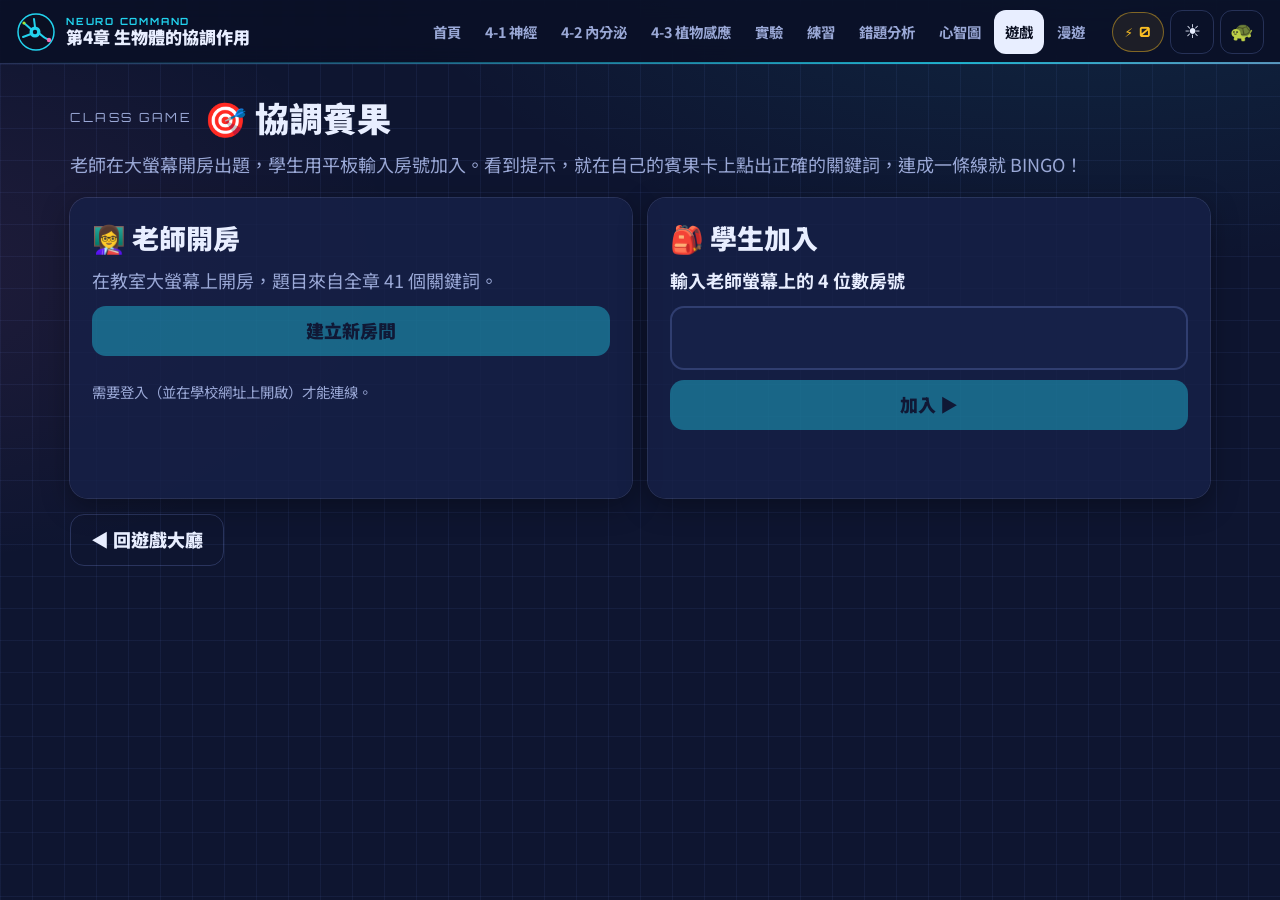
<file: games/bingo.html>
<!DOCTYPE html>
<html lang="zh-Hant">
<head>
<meta charset="UTF-8">
<meta name="viewport" content="width=device-width, initial-scale=1">
<title>協調賓果｜第4章遊戲</title>
<link rel="stylesheet" href="../css/style.css">
<script src="https://batyunching.github.io/bio/js/account.js" data-chapter="ch4" data-prefix="ch4."></script>
<style>
.gate{ display:grid; grid-template-columns:repeat(auto-fit,minmax(280px,1fr)); gap:16px; }
.gate .panel{ display:flex; flex-direction:column; gap:10px; }
.code-in{ font-family:var(--num); font-size:2rem; letter-spacing:.3em; text-align:center; width:100%; min-height:64px; border-radius:14px; border:2px solid var(--c-line); background:var(--c-panel-solid); color:var(--c-text); }
.bigcode{ font-family:var(--num); font-size:4.4rem; font-weight:900; letter-spacing:.2em; color:var(--c-amber); text-align:center; line-height:1.1; }
.url{ text-align:center; word-break:break-all; color:var(--c-muted); }
.players{ display:flex; gap:6px; flex-wrap:wrap; }
.players span{ padding:4px 10px; border-radius:999px; border:1px solid var(--c-line); font-weight:700; font-size:.85rem; }
.clue{ font-size:1.9rem; font-weight:900; text-align:center; padding:26px 16px; border-radius:18px; background:var(--c-neuro-l); border:2px solid var(--c-neuro); min-height:140px; display:flex; align-items:center; justify-content:center; flex-direction:column; gap:8px; }
.clue small{ font-size:1rem; color:var(--c-muted); font-family:var(--num); }
.clue .ans{ color:var(--c-amber); font-size:2.2rem; }
.hostgrid{ display:grid; grid-template-columns:2fr 1fr; gap:16px; }
@media (max-width:900px){ .hostgrid{ grid-template-columns:1fr; } }
.honor{ list-style:none; margin:0; padding:0; }
.honor li{ display:flex; justify-content:space-between; padding:6px 10px; border-bottom:1px dashed var(--c-line); font-weight:700; }
.honor li.champ{ color:var(--c-amber); }
.card{ display:grid; grid-template-columns:repeat(5,1fr); gap:6px; max-width:620px; margin:0 auto; }
.card button{ aspect-ratio:1/1; border-radius:12px; border:1.5px solid var(--c-line); background:var(--c-panel-solid); color:var(--c-text); font:inherit; font-weight:900; font-size:clamp(.72rem, 2.6vw, 1.02rem); cursor:pointer; padding:4px; line-height:1.25; }
.card button.on{ background:var(--c-neuro); color:#0B1022; border-color:var(--c-neuro); box-shadow:0 0 12px var(--c-neuro); }
html.projector .card button.on{ color:#fff; }
.card button.free{ background:var(--c-amber); color:#0B1022; }
.card button.line{ outline:3px solid var(--c-amber); }
.card button.shake{ animation:shake .4s; border-color:var(--c-ng); }
@keyframes shake{ 25%{ transform:translateX(-4px);} 75%{ transform:translateX(4px);} }
.bingo-ov{ position:fixed; inset:0; z-index:9500; display:flex; flex-direction:column; align-items:center; justify-content:center; background:rgba(5,8,22,.75); color:#fff; pointer-events:none; animation:fadeout 3.4s forwards; }
.bingo-ov b{ font-family:var(--num); font-size:5rem; color:var(--c-amber); text-shadow:0 0 30px var(--c-amber); }
@keyframes fadeout{ 0%,80%{ opacity:1; } 100%{ opacity:0; } }
[hidden]{ display:none !important; }
</style>
</head>
<body data-page="games" data-root="../">
<main class="wrap">
  <div class="sec-title" style="margin-top:6px"><span class="code">CLASS GAME</span><h1 style="margin:0">🎯 協調賓果</h1></div>
  <p style="color:var(--c-muted);margin-top:-6px">老師在大螢幕開房出題，學生用平板輸入房號加入。看到提示，就在自己的賓果卡上點出正確的關鍵詞，連成一條線就 BINGO！</p>

  <div id="gate" class="gate">
    <div class="panel" id="hostBox">
      <h2 style="margin:0">👩‍🏫 老師開房</h2>
      <p style="margin:0;color:var(--c-muted)">在教室大螢幕上開房，題目來自全章 41 個關鍵詞。</p>
      <button class="btn" id="createBtn">建立新房間</button>
      <button class="btn ghost" id="resumeBtn" hidden>回到上一局</button>
      <p class="note" id="hostNote" style="color:var(--c-muted);font-size:.8rem"></p>
    </div>
    <div class="panel">
      <h2 style="margin:0">🎒 學生加入</h2>
      <label for="roomIn" style="font-weight:700">輸入老師螢幕上的 4 位數房號</label>
      <input class="code-in" id="roomIn" inputmode="numeric" maxlength="4" autocomplete="off">
      <button class="btn" id="joinBtn">加入 ▶</button>
      <div class="feedback ng" id="joinErr"></div>
    </div>
  </div>

  <!-- 老師端 -->
  <div id="host" hidden>
    <div class="hostgrid">
      <div>
        <div class="panel" id="waitBox">
          <p style="text-align:center;margin:0">房號</p><div class="bigcode" id="hCode"></div>
          <p class="url" id="hUrl"></p>
          <p style="margin:10px 0 6px;font-weight:700">已加入 <span id="hCount">0</span> 人</p>
          <div class="players" id="hPlayers"></div>
          <button class="btn" id="startGame" style="margin-top:14px">▶ 開始遊戲</button>
        </div>
        <div class="panel" id="playBox" hidden>
          <div class="clue" id="hClue"></div>
          <div style="display:flex;gap:8px;flex-wrap:wrap;margin-top:12px;align-items:center">
            <button class="btn" id="reveal">公布答案</button>
            <button class="btn" id="nextQ" style="--u:var(--c-amber)">下一題 ▶</button>
            <span class="score" id="hTimer"></span>
            <span style="flex:1"></span>
            <button class="btn ghost" id="endGame">結束遊戲</button>
          </div>
          <p style="color:var(--c-muted);font-size:.85rem" id="hCalled"></p>
        </div>
      </div>
      <div class="panel"><h3 style="margin-top:0">🏆 連線榜</h3><ol class="honor" id="hHonor"><li>還沒有人連線</li></ol></div>
    </div>
  </div>

  <!-- 學生端 -->
  <div id="stu" hidden>
    <div class="panel" style="margin-bottom:14px">
      <div style="display:flex;gap:10px;align-items:center;flex-wrap:wrap"><b id="sWho"></b><span class="tag">房號 <span id="sCode"></span></span><span class="score" id="sLines">連線 0 條</span></div>
      <div class="clue" id="sClue" style="margin-top:10px;font-size:1.3rem;min-height:90px">等老師開始…</div>
    </div>
    <div class="card" id="card"></div>
    <p style="text-align:center;color:var(--c-muted);font-size:.85rem">只有老師已經出過的關鍵詞才能點。點錯不扣分，但要想清楚喔！</p>
  </div>

  <p style="margin-top:16px"><a class="btn ghost" href="index.html">◀ 回遊戲大廳</a></p>
</main>
<script src="../js/common.js"></script>
<script src="../data/terms.js"></script>
<script>
(function(){
  'use strict';
  var $ = function(id){ return document.getElementById(id); };
  var BYID = {}; TERMS.forEach(function(t){ BYID[t.id] = t; });
  var PATH = 'bingo-ch4/rooms/';
  var SITE = 'https://batyunching.github.io/bio-ch4/games/bingo.html';
  var db = null, acct = null;
  function ready(){ return window.BIO_ACCOUNT && BIO_ACCOUNT.ready ? BIO_ACCOUNT.ready : Promise.resolve(null); }
  ready().then(function(){
    acct = window.BIO_ACCOUNT && BIO_ACCOUNT.user ? BIO_ACCOUNT : null;
    if(acct && window.firebase && firebase.database) db = firebase.database();
    if(!db){ $('hostNote').textContent = '需要登入（並在學校網址上開啟）才能連線。'; $('createBtn').disabled = true; $('joinBtn').disabled = true; return; }
    if(acct.sid && !acct.isTeacher){ $('hostBox').hidden = true; }
    var saved = CH4.store.get('bingoHost', null); if(saved && acct.isTeacher) $('resumeBtn').hidden = false;
    var q = new URLSearchParams(location.search).get('room'); if(q){ $('roomIn').value = q; }
  });

  /* ================= 老師端 ================= */
  var H = null;
  $('createBtn').addEventListener('click', async function(){
    var code;
    for(var i = 0; i < 20; i++){ code = String(1000 + Math.floor(Math.random() * 9000)); var s = await db.ref(PATH + code + '/info').get(); if(!s.exists()) break; }
    var deck = TERMS.map(function(t){ return t.id; }).sort(function(){ return Math.random() - .5; });
    await db.ref(PATH + code).set({ info:{ status:'wait', created: firebase.database.ServerValue.TIMESTAMP, host: acct.user.uid }, deck: deck.join(','), turn:{ n:0, state:'wait' } });
    CH4.store.set('bingoHost', { code:code });
    host(code);
  });
  $('resumeBtn').addEventListener('click', async function(){
    var s = CH4.store.get('bingoHost', null), info = s && (await db.ref(PATH + s.code + '/info').get()).val();
    if(!info){ CH4.toast('找不到上一局的房間'); CH4.store.set('bingoHost', null); $('resumeBtn').hidden = true; return; }
    host(s.code);
  });
  function host(code){
    var R = db.ref(PATH + code);
    H = { code:code, R:R, n:0, deck:[], players:{}, timer:null };
    $('gate').hidden = true; $('host').hidden = false;
    $('hCode').textContent = code; $('hUrl').textContent = SITE + '?room=' + code;
    R.child('deck').get().then(function(s){ H.deck = (s.val() || '').split(','); });
    R.child('info/status').on('value', function(s){ var st = s.val(); $('waitBox').hidden = st !== 'wait'; $('playBox').hidden = st === 'wait'; });
    R.child('turn').on('value', function(s){ var t = s.val() || {}; H.n = t.n || 0; H.turn = t; drawHostTurn(); });
    R.child('players').on('value', function(s){
      var p = s.val() || {}, prev = H.players; H.players = p;
      var ids = Object.keys(p);
      $('hCount').textContent = ids.length;
      $('hPlayers').innerHTML = ids.map(function(k){ return '<span>' + p[k].seat + ' 號</span>'; }).join('');
      var rank = ids.filter(function(k){ return p[k].lines > 0; }).sort(function(a, b){ return (p[b].lines - p[a].lines) || ((p[a].firstAt || 0) - (p[b].firstAt || 0)); });
      $('hHonor').innerHTML = rank.length ? rank.map(function(k, i){ return '<li class="' + (i === 0 ? 'champ' : '') + '"><span>' + (i === 0 ? '👑 ' : '') + p[k].seat + ' 號</span><span>' + p[k].lines + ' 條</span></li>'; }).join('') : '<li>還沒有人連線</li>';
      ids.forEach(function(k){ if(prev[k] && p[k].lines > (prev[k].lines || 0)) celebrate(p[k].seat + ' 號', p[k].lines); });
    });
  }
  function drawHostTurn(){
    var t = H.turn || {};
    if(!t.id){ $('hClue').innerHTML = '<small>準備好了嗎？</small>按「下一題」出第一題'; $('reveal').disabled = true; return; }
    var term = BYID[t.id];
    $('hClue').innerHTML = '<small>第 ' + t.n + ' 題</small>' + term.clue + (t.state === 'reveal' ? '<span class="ans">答案：' + term.w + '</span>' : '');
    $('reveal').disabled = t.state === 'reveal';
    $('hCalled').textContent = '已出題：' + t.n + ' / ' + TERMS.length;
  }
  $('startGame').addEventListener('click', function(){ H.R.child('info/status').set('play'); });
  $('nextQ').addEventListener('click', function(){
    if(H.n >= H.deck.length){ CH4.toast('題目出完了！'); return; }
    var id = H.deck[H.n], n = H.n + 1, up = {};
    up['turn'] = { n:n, id:id, state:'ask', at: firebase.database.ServerValue.TIMESTAMP };
    up['called/' + id] = n;
    H.R.update(up);
    clearInterval(H.timer); var left = 20; $('hTimer').textContent = '⏱ ' + left;
    H.timer = setInterval(function(){ left--; $('hTimer').textContent = left > 0 ? '⏱ ' + left : ''; if(left <= 0){ clearInterval(H.timer); if(H.turn && H.turn.state === 'ask') H.R.child('turn/state').set('reveal'); } }, 1000);
  });
  $('reveal').addEventListener('click', function(){ clearInterval(H.timer); $('hTimer').textContent = ''; H.R.child('turn/state').set('reveal'); });
  $('endGame').addEventListener('click', function(){
    if(!confirm('確定要結束這一局嗎？')) return;
    H.R.update({ 'info/status':'ended', 'turn/state':'ended' }); CH4.store.set('bingoHost', null); CH4.toast('遊戲結束！');
  });
  function celebrate(name, lines){
    var ov = document.createElement('div'); ov.className = 'bingo-ov';
    ov.innerHTML = '<b>BINGO!</b><div style="font-size:2rem;font-weight:900;margin-top:10px">' + name + '</div><div>累計 ' + lines + ' 條線</div>';
    document.body.appendChild(ov); setTimeout(function(){ ov.remove(); }, 3500);
  }

  /* ================= 學生端 ================= */
  var S = null;
  $('joinBtn').addEventListener('click', async function(){
    var code = $('roomIn').value.trim();
    $('joinErr').textContent = '';
    if(!/^\d{4}$/.test(code)){ $('joinErr').textContent = '請輸入 4 位數房號。'; return; }
    var info = (await db.ref(PATH + code + '/info').get()).val();
    if(!info){ $('joinErr').textContent = '找不到這個房號，請再確認一次。'; return; }
    if(info.status === 'ended'){ $('joinErr').textContent = '這一局已經結束了。'; return; }
    var pid = acct.sid || ('t-' + acct.user.uid.slice(0, 6));
    var seat = acct.sid ? parseInt(acct.sid.split('-')[1], 10) : '老師';
    var R = db.ref(PATH + code), mine = (await R.child('players/' + pid).get()).val();
    var saved = CH4.store.get('bingoCard', null);
    var card = (saved && saved.code === code) ? saved.card : TERMS.map(function(t){ return t.id; }).sort(function(){ return Math.random() - .5; }).slice(0, 24);
    var marks = (saved && saved.code === code) ? saved.marks : {};
    CH4.store.set('bingoCard', { code:code, card:card, marks:marks });
    if(!mine) await R.child('players/' + pid).set({ seat: seat, cls: acct.sid ? acct.sid.split('-')[0] : '', lines:0, joined: firebase.database.ServerValue.TIMESTAMP });
    S = { code:code, R:R, pid:pid, card:card, marks:marks, called:{}, lines: mine ? mine.lines || 0 : 0 };
    $('gate').hidden = true; $('stu').hidden = false;
    $('sWho').textContent = acct.sid ? '👤 ' + acct.sid.split('-')[0] + ' 班 ' + seat + ' 號' : '👩‍🏫 老師測試'; $('sCode').textContent = code;
    drawCard();
    R.child('called').on('value', function(s){ S.called = s.val() || {}; });
    R.child('turn').on('value', function(s){
      var t = s.val() || {};
      if(t.state === 'ended'){ $('sClue').innerHTML = '🏁 遊戲結束！你一共連成 <b>' + S.lines + '</b> 條線'; return; }
      if(!t.id){ $('sClue').textContent = '等老師開始…'; return; }
      var term = BYID[t.id];
      $('sClue').innerHTML = '<small>第 ' + t.n + ' 題</small>' + term.clue + (t.state === 'reveal' ? '<span class="ans" style="font-size:1.4rem">答案：' + term.w + '</span>' : '');
    });
  });
  var LINES = [];
  for(var r = 0; r < 5; r++){ LINES.push([0,1,2,3,4].map(function(c){ return r * 5 + c; })); LINES.push([0,1,2,3,4].map(function(c){ return c * 5 + r; })); }
  LINES.push([0,6,12,18,24]); LINES.push([4,8,12,16,20]);
  function cellId(i){ return i === 12 ? 'FREE' : S.card[i < 12 ? i : i - 1]; }
  function isOn(i){ return i === 12 || !!S.marks[cellId(i)]; }
  function drawCard(){
    var html = '';
    for(var i = 0; i < 25; i++){
      var id = cellId(i);
      html += i === 12 ? '<button class="free on" disabled>FREE</button>' : '<button data-i="' + i + '" class="' + (S.marks[id] ? 'on' : '') + '">' + BYID[id].w + '</button>';
    }
    $('card').innerHTML = html;
    var done = LINES.filter(function(L){ return L.every(isOn); });
    done.forEach(function(L){ L.forEach(function(i){ var b = $('card').children[i]; if(b) b.classList.add('line'); }); });
    $('sLines').textContent = '連線 ' + done.length + ' 條';
    $('card').querySelectorAll('[data-i]').forEach(function(b){ b.addEventListener('click', function(){ tap(+b.getAttribute('data-i'), b); }); });
    return done.length;
  }
  function tap(i, b){
    var id = cellId(i);
    if(S.marks[id]) return;
    if(!S.called[id]){ b.classList.remove('shake'); void b.offsetWidth; b.classList.add('shake'); CH4.toast('老師還沒出這個詞的題目喔'); return; }
    S.marks[id] = 1; CH4.store.set('bingoCard', { code:S.code, card:S.card, marks:S.marks });
    var lines = drawCard();
    if(lines > S.lines){
      var up = { lines: lines }; if(!S.lines) up.firstAt = firebase.database.ServerValue.TIMESTAMP;
      S.lines = lines; S.R.child('players/' + S.pid).update(up);
      var ov = document.createElement('div'); ov.className = 'bingo-ov'; ov.innerHTML = '<b>BINGO!</b><div>第 ' + lines + ' 條線</div>'; document.body.appendChild(ov); setTimeout(function(){ ov.remove(); }, 3500);
      CH4.energy.add(10, 'BINGO！'); if(window.UNIT) UNIT.rewardOnce('badge-bingo', 10);
      var r = CH4.store.get('rewards', []); if(r.indexOf('badge-bingo') < 0){ r.push('badge-bingo'); CH4.store.set('rewards', r); }
    }
  }
})();
</script>
</body>
</html>
</file>
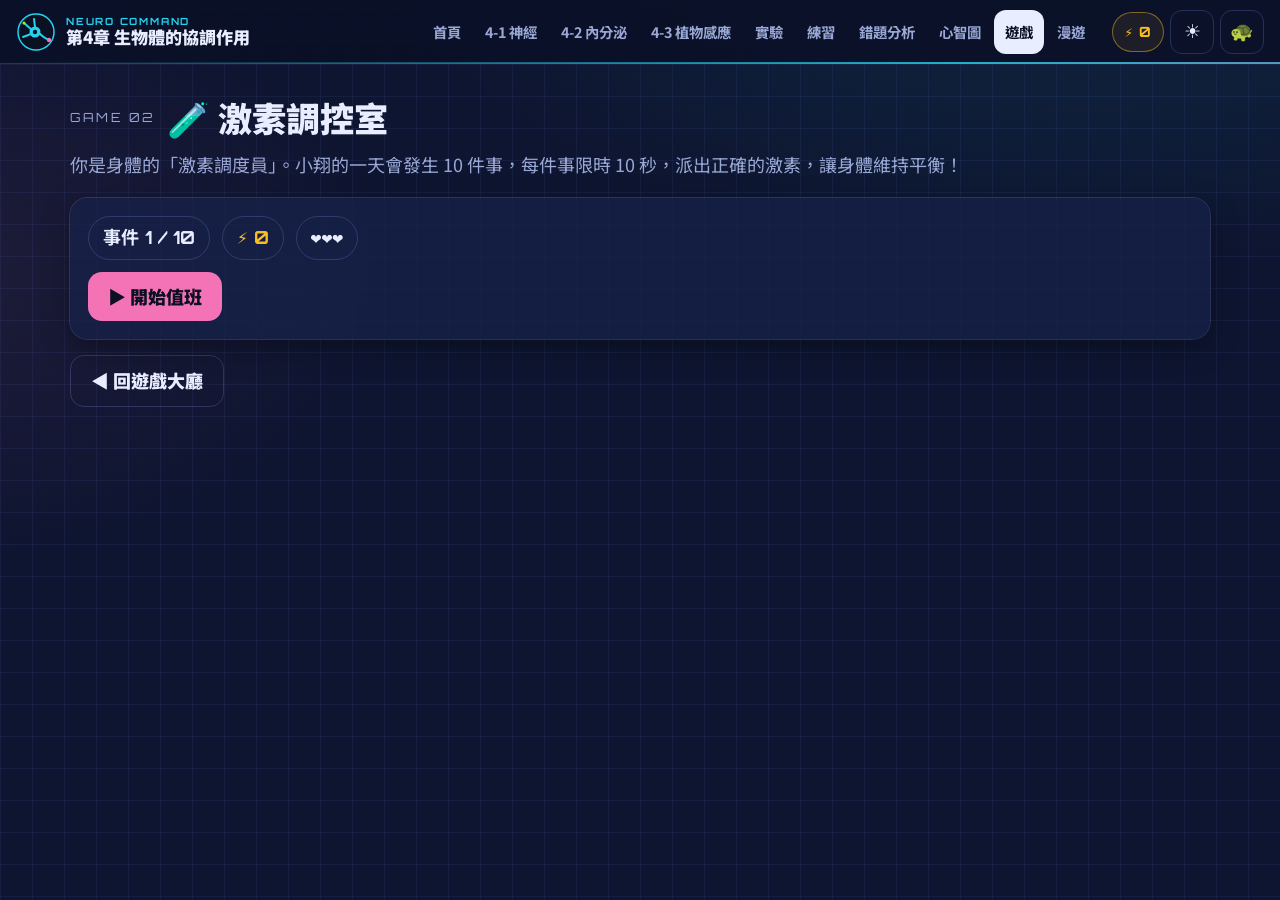
<file: games/hormone.html>
<!DOCTYPE html>
<html lang="zh-Hant">
<head>
<meta charset="UTF-8">
<meta name="viewport" content="width=device-width, initial-scale=1">
<title>激素調控室｜第4章遊戲</title>
<link rel="stylesheet" href="../css/style.css">
<script src="https://batyunching.github.io/bio/js/account.js" data-chapter="ch4" data-prefix="ch4."></script>
<style>
.hud{ display:flex; gap:12px; flex-wrap:wrap; align-items:center; margin-bottom:12px; }
.hud .chip{ padding:6px 14px; border-radius:999px; border:1px solid var(--c-line); font-family:var(--num); font-weight:700; }
.event{ display:flex; align-items:center; gap:16px; padding:18px; border-radius:16px; background:var(--c-hormone-l); border:1px dashed var(--c-hormone); }
.event .em{ font-size:3rem; }
.event .t{ font-size:1.25rem; font-weight:900; }
.event .clock{ font-family:var(--num); font-weight:900; font-size:1.6rem; color:var(--c-amber); margin-left:auto; }
.tbar{ height:8px; margin:10px 0 14px; }
.tbar > span{ transition:width .1s linear; }
.glands{ display:grid; grid-template-columns:repeat(auto-fit,minmax(170px,1fr)); gap:10px; }
.glands button{ min-height:76px; display:flex; flex-direction:column; align-items:center; justify-content:center; gap:2px; font-size:1rem; }
.glands button small{ color:var(--c-muted); font-weight:500; }
.timeline{ display:flex; gap:6px; margin-top:12px; flex-wrap:wrap; }
.timeline span{ width:30px; height:30px; border-radius:8px; display:flex; align-items:center; justify-content:center; border:1px solid var(--c-line); font-size:.9rem; }
.timeline span.ok{ background:var(--c-ok); color:#0B1022; } .timeline span.ng{ background:var(--c-ng); color:#fff; }
[hidden]{ display:none !important; }
</style>
</head>
<body data-page="games" data-root="../">
<main class="wrap unit-42">
  <div class="sec-title" style="margin-top:6px"><span class="code">GAME 02</span><h1 style="margin:0">🧪 激素調控室</h1></div>
  <p style="color:var(--c-muted);margin-top:-6px">你是身體的「激素調度員」。小翔的一天會發生 10 件事，每件事限時 10 秒，派出正確的激素，讓身體維持平衡！</p>
  <div class="panel lab">
    <div class="hud"><span class="chip" id="cnt">事件 1 / 10</span><span class="chip score" id="sc">⚡ 0</span><span class="chip" id="hp">❤️❤️❤️</span></div>
    <div id="game">
      <div class="event"><span class="em" id="em"></span><span class="t" id="et"></span><span class="clock" id="clock">10</span></div>
      <div class="progress tbar"><span id="tbar" style="width:100%"></span></div>
      <div class="glands" id="glands"></div>
      <div class="feedback" id="fb" aria-live="polite"></div>
      <div class="timeline" id="tl"></div>
    </div>
    <div id="end" hidden></div>
    <div id="intro"><button class="btn" id="startBtn">▶ 開始值班</button></div>
  </div>
  <p style="margin-top:16px"><a class="btn ghost" href="index.html">◀ 回遊戲大廳</a></p>
</main>
<script src="../js/common.js"></script>
<script src="../js/unit.js"></script>
<script>
(function(){
  'use strict';
  var $ = function(id){ return document.getElementById(id); };
  var H = {
    gh:  { n:'生長激素', g:'腦垂腺', c:'4-2-c3' },
    thy: { n:'甲狀腺素', g:'甲狀腺', c:'4-2-c4' },
    pth: { n:'副甲狀腺素', g:'副甲狀腺', c:'4-2-c4' },
    adr: { n:'腎上腺素', g:'腎上腺', c:'4-2-c5' },
    ins: { n:'胰島素', g:'胰島', c:'4-2-c6' },
    glu: { n:'升糖素', g:'胰島', c:'4-2-c6' }
  };
  var EV = [
    { em:'🍚', t:'吃完午餐，血糖升高了', a:'ins', why:'胰島素讓血糖降低。', m:{ glu:'H3', adr:'H4' } },
    { em:'🍰', t:'吃了一大塊蛋糕，血糖飆高', a:'ins', why:'胰島素讓血糖降低。', m:{ glu:'H3', adr:'H4' } },
    { em:'🥱', t:'早上起床還沒吃早餐，血糖偏低', a:'glu', why:'升糖素讓血糖升高。', m:{ ins:'H3' } },
    { em:'⏳', t:'忙到很久沒吃東西，血糖下降', a:'glu', why:'升糖素讓血糖升高。', m:{ ins:'H3' } },
    { em:'🐕', t:'一隻狗吠著衝過來！要快逃', a:'adr', why:'腎上腺素讓心跳加快、血糖上升，肌肉更有力。', m:{ ins:'H4' } },
    { em:'🎤', t:'要上台報告，好緊張', a:'adr', why:'緊張時腎上腺素分泌增加。', m:{ ins:'H4' } },
    { em:'🏃', t:'大隊接力最後衝刺', a:'adr', why:'運動時腎上腺素分泌增加。', m:{ ins:'H4' } },
    { em:'🧒', t:'正在成長期，骨骼要長高', a:'gh', why:'腦垂腺分泌的生長激素促進生長。', m:{ thy:'H5' } },
    { em:'🔥', t:'細胞需要提升代謝速率', a:'thy', why:'甲狀腺素促進細胞代謝。', m:{ pth:'H6', gh:'H5' } },
    { em:'🦴', t:'血液中的鈣濃度偏低', a:'pth', why:'副甲狀腺素調節血液中鈣的濃度。', m:{ thy:'H6' } }
  ];
  var list, i, score, hp, left, timer, lock;
  $('glands').innerHTML = Object.keys(H).map(function(k){ return '<button class="chip-btn" data-h="' + k + '">' + H[k].n + '<small>' + H[k].g + '</small></button>'; }).join('');
  function start(){ list = CH4.shuffle(EV); i = 0; score = 0; hp = 3; $('intro').hidden = true; $('end').hidden = true; $('game').hidden = false; $('tl').innerHTML = list.map(function(){ return '<span></span>'; }).join(''); show(); }
  function show(){
    var e = list[i]; lock = false; left = 10;
    $('cnt').textContent = '事件 ' + (i + 1) + ' / ' + list.length; $('sc').textContent = '⚡ ' + score; $('hp').textContent = '❤️'.repeat(hp) + '🤍'.repeat(3 - hp);
    $('em').textContent = e.em; $('et').textContent = e.t; $('fb').textContent = '';
    $('glands').querySelectorAll('button').forEach(function(b){ b.classList.remove('ok','ng'); b.disabled = false; });
    clearInterval(timer);
    var t0 = Date.now();
    timer = setInterval(function(){
      left = Math.max(0, 10 - (Date.now() - t0) / 1000);
      $('clock').textContent = Math.ceil(left); $('tbar').style.width = (left * 10) + '%';
      if(left <= 0){ clearInterval(timer); answer(null); }
    }, 100);
  }
  function answer(k){
    if(lock) return; lock = true; clearInterval(timer);
    var e = list[i], ok = k === e.a, slot = $('tl').children[i];
    $('glands').querySelectorAll('button').forEach(function(b){ b.disabled = true; if(b.getAttribute('data-h') === e.a) b.classList.add('ok'); if(k && b.getAttribute('data-h') === k && !ok) b.classList.add('ng'); });
    if(ok){ var pts = 10 + Math.round(left * 2); score += pts; $('fb').className = 'feedback ok'; $('fb').textContent = '✓ 派遣成功！+' + pts + '　' + e.why; slot.className = 'ok'; slot.textContent = '✓'; }
    else { hp--; $('fb').className = 'feedback ng'; $('fb').textContent = (k ? '✗ 派錯了！' : '⏰ 時間到！') + '應該派出「' + H[e.a].n + '」：' + e.why; slot.className = 'ng'; slot.textContent = '✗'; }
    CH4.record(H[e.a].c, ok, k && !ok ? (e.m[k] || 'H5') : '', 'g-hormone', 'game');
    $('sc').textContent = '⚡ ' + score; $('hp').textContent = '❤️'.repeat(Math.max(0, hp)) + '🤍'.repeat(3 - Math.max(0, hp));
    setTimeout(function(){ if(hp <= 0 || i + 1 >= list.length) end(); else { i++; show(); } }, ok ? 1400 : 2800);
  }
  $('glands').querySelectorAll('button').forEach(function(b){ b.addEventListener('click', function(){ answer(b.getAttribute('data-h')); }); });
  function end(){
    var win = hp > 0;
    $('game').hidden = true; $('end').hidden = false;
    var best = CH4.store.get('best-hormone', 0); if(score > best) CH4.store.set('best-hormone', score);
    $('end').innerHTML = '<h2>' + (win ? '🎉 值班完成，小翔的身體很平衡！' : '😵 身體失衡了…') + '</h2><p class="score" style="font-size:1.6rem">⚡ ' + score + ' 分</p><p>最佳紀錄：' + Math.max(score, best) + ' 分</p>' +
      '<button class="btn" id="again">再值班一次 ↻</button>';
    $('again').addEventListener('click', start);
    if(win) UNIT.rewardOnce('badge-hormone', 20, '🏅 血糖守門員');
    CH4.energy.add(Math.round(score / 20));
  }
  $('startBtn').addEventListener('click', start);
  $('game').hidden = true;
})();
</script>
</body>
</html>
</file>
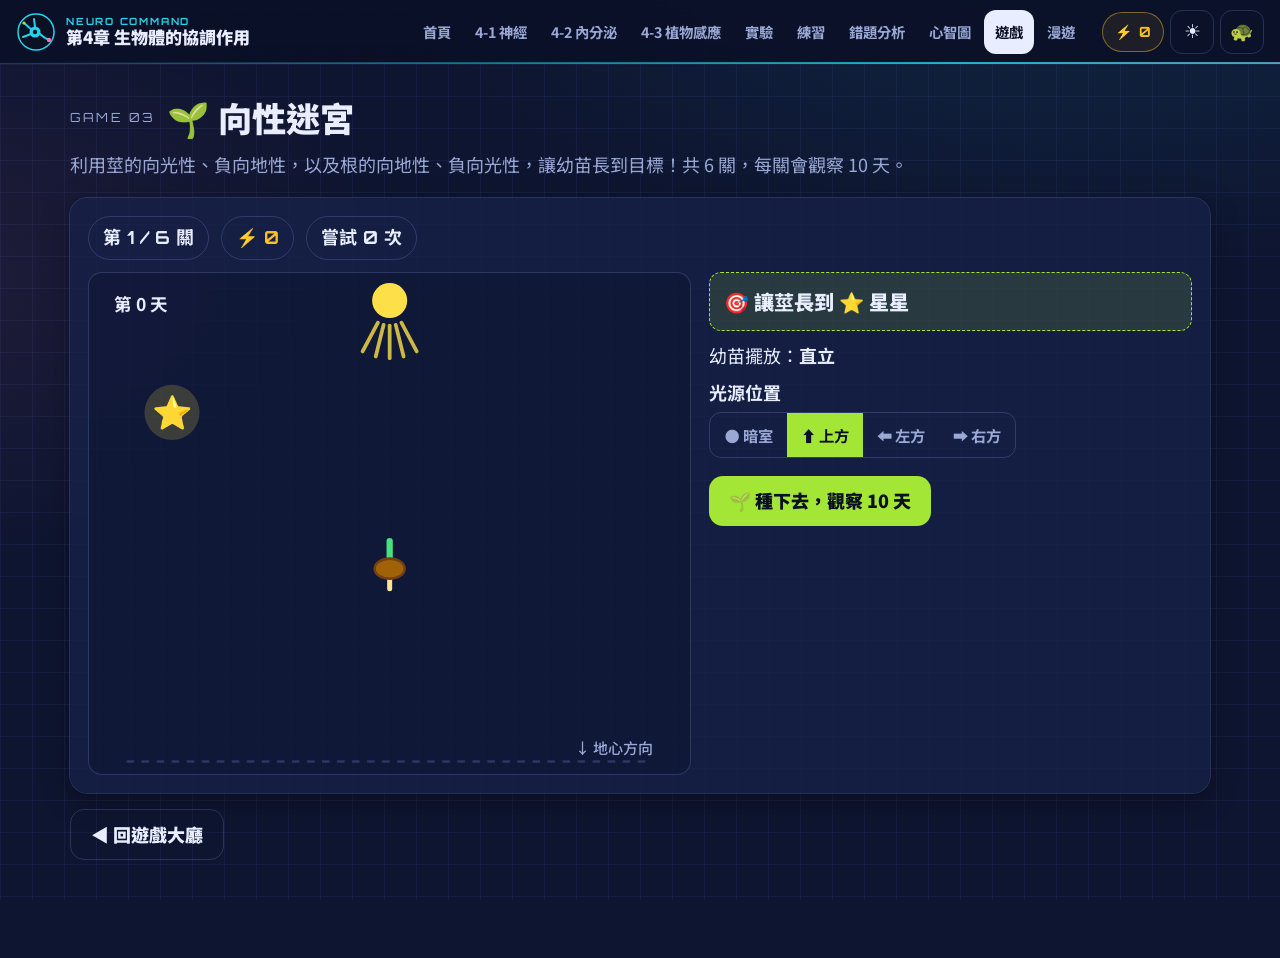
<file: games/maze.html>
<!DOCTYPE html>
<html lang="zh-Hant">
<head>
<meta charset="UTF-8">
<meta name="viewport" content="width=device-width, initial-scale=1">
<title>向性迷宮｜第4章遊戲</title>
<link rel="stylesheet" href="../css/style.css">
<script src="https://batyunching.github.io/bio/js/account.js" data-chapter="ch4" data-prefix="ch4."></script>
<style>
.hud{ display:flex; gap:12px; flex-wrap:wrap; align-items:center; margin-bottom:12px; }
.hud .chip{ padding:6px 14px; border-radius:999px; border:1px solid var(--c-line); font-family:var(--num); font-weight:700; }
.goal{ font-size:1.12rem; font-weight:900; padding:12px 14px; border-radius:12px; background:var(--c-plant-l); border:1px dashed var(--c-plant); margin-bottom:10px; }
.fig .shoot{ fill:none; stroke:#4ADE80; stroke-width:5; stroke-linecap:round; stroke-linejoin:round; }
.fig .root{ fill:none; stroke:#FDE68A; stroke-width:4; stroke-linecap:round; stroke-linejoin:round; }
html.projector .fig .root{ stroke:#B45309; } html.projector .fig .shoot{ stroke:#16A34A; }
.fig .seed{ fill:#A16207; stroke:#713F12; stroke-width:2; }
.fig .ray{ stroke:#FDE047; stroke-width:3; stroke-linecap:round; opacity:.8; }
.ctrl{ margin:8px 0; }
.ctrl b{ display:block; margin-bottom:4px; }
[hidden]{ display:none !important; }
</style>
</head>
<body data-page="games" data-root="../">
<main class="wrap unit-43">
  <div class="sec-title" style="margin-top:6px"><span class="code">GAME 03</span><h1 style="margin:0">🌱 向性迷宮</h1></div>
  <p style="color:var(--c-muted);margin-top:-6px">利用莖的向光性、負向地性，以及根的向地性、負向光性，讓幼苗長到目標！共 6 關，每關會觀察 10 天。</p>
  <div class="panel lab">
    <div class="hud"><span class="chip" id="lvl">第 1 / 6 關</span><span class="chip score" id="sc">⚡ 0</span><span class="chip" id="tries"></span></div>
    <div class="grid2">
      <svg class="fig" id="fig" viewBox="0 0 480 400" role="img" aria-label="向性迷宮的幼苗與目標">
        <rect id="dark" x="0" y="0" width="480" height="400" rx="14" fill="#000" opacity="0"/>
        <g id="lamp"></g>
        <path d="M30 390 H450" stroke="var(--c-line)" stroke-width="2" stroke-dasharray="6 6"/>
        <text class="sml" x="450" y="384" text-anchor="end">↓ 地心方向</text>
        <g id="target"></g>
        <path class="root" id="rootP" d=""/><path class="shoot" id="stemP" d=""/>
        <ellipse class="seed" id="seed" cx="240" cy="236" rx="12" ry="8"/>
        <text x="20" y="30" class="lbl" id="dayT">第 0 天</text>
      </svg>
      <div>
        <div class="goal" id="goal"></div>
        <div id="ctrls"></div>
        <button class="btn" id="go" style="margin-top:10px">🌱 種下去，觀察 10 天</button>
        <div class="feedback" id="fb" aria-live="polite"></div>
        <div class="info" id="exp" hidden></div>
        <button class="btn" id="next" hidden style="margin-top:10px">下一關 ▶</button>
      </div>
    </div>
  </div>
  <p style="margin-top:16px"><a class="btn ghost" href="index.html">◀ 回遊戲大廳</a></p>
</main>
<script src="../js/common.js"></script>
<script src="../js/unit.js"></script>
<script>
(function(){
  'use strict';
  var $ = function(id){ return document.getElementById(id); };
  var NS = 'http://www.w3.org/2000/svg';
  function el(tag, attrs, parent){ var e = document.createElementNS(NS, tag); for(var k in attrs) e.setAttribute(k, attrs[k]); if(parent) parent.appendChild(e); return e; }
  var C = { x:240, y:236 }, LIGHT = { top:{ x:0, y:-1 }, left:{ x:-1, y:0 }, right:{ x:1, y:0 }, none:null };
  var LNAME = { none:'🌑 暗室', top:'⬆ 上方', left:'⬅ 左方', right:'➡ 右方' }, ONAME = { '0':'直立', '90':'向右橫放', '-90':'向左橫放', '180':'倒放' };
  function rot(v, d){ var r = d * Math.PI / 180; return { x: v.x * Math.cos(r) - v.y * Math.sin(r), y: v.x * Math.sin(r) + v.y * Math.cos(r) }; }
  function norm(v){ var l = Math.sqrt(v.x * v.x + v.y * v.y) || 1; return { x:v.x / l, y:v.y / l }; }
  function ang(v){ return Math.atan2(v.y, v.x); }
  function turn(cur, target, maxDeg, prefer){
    var d = ang(target) - ang(cur); while(d > Math.PI) d -= 2 * Math.PI; while(d < -Math.PI) d += 2 * Math.PI;
    if(prefer && Math.abs(d) > Math.PI - 0.02) d = prefer * Math.abs(d);
    var m = maxDeg * Math.PI / 180; d = Math.max(-m, Math.min(m, d)); return rot(cur, d * 180 / Math.PI);
  }
  function inside(p){ return p.x > 14 && p.x < 466 && p.y > 40 && p.y < 386; }
  // 與 4-3 向性模擬器相同的生長規則；回傳每一天的莖、根
  function simulate(ori, la, lb){
    var sDir = rot({ x:0, y:-1 }, ori), rDir = rot({ x:0, y:1 }, ori);
    var stem = [ { x:C.x, y:C.y }, { x:C.x + sDir.x * 22, y:C.y + sDir.y * 22 } ], root = [ { x:C.x, y:C.y }, { x:C.x + rDir.x * 16, y:C.y + rDir.y * 16 } ];
    var days = [ { s:stem.slice(), r:root.slice(), light: la } ];
    for(var d = 1; d <= 10; d++){
      var lt = d <= 5 ? la : lb, L = LIGHT[lt];
      for(var k = 0; k < 6; k++){
        sDir = turn(sDir, norm({ x: L ? L.x * 1.1 : 0, y: -0.6 + (L ? L.y * 1.1 : 0) }), 12, 1);
        var t = stem[stem.length - 1], n = { x:t.x + sDir.x * 3.4, y:t.y + sDir.y * 3.4 }; if(inside(n)) stem.push(n);
        rDir = turn(rDir, norm({ x: L ? -L.x * 0.45 : 0, y: 1 + (L ? -L.y * 0.45 : 0) }), 10, 1);
        var r = root[root.length - 1], nr = { x:r.x + rDir.x * 2.6, y:r.y + rDir.y * 2.6 }; if(inside(nr)) root.push(nr);
      }
      days.push({ s:stem.slice(), r:root.slice(), light: lt });
    }
    return days;
  }
  // 關卡：sol ＝ 一組正確解（用來放目標）；choose ＝ 可以選的項目
  var LEVELS = [
    { goal:'讓<b>莖</b>長到 ⭐ 星星', part:'s', choose:['A'], fix:{ ori:0 }, sol:{ ori:0, A:'left', B:'left' }, e:'莖有<b>向光性</b>，光從左邊來，莖就彎向左邊。' },
    { goal:'讓<b>莖</b>長到 ⭐ 星星', part:'s', choose:['A'], fix:{ ori:0 }, sol:{ ori:0, A:'right', B:'right' }, e:'光從右邊照，莖朝光源（右邊）生長。' },
    { goal:'讓<b>根</b>長到 💧 水滴', part:'r', choose:['A'], fix:{ ori:0 }, sol:{ ori:0, A:'right', B:'right' }, e:'根有<b>負向光性</b>：光從右邊照，根就往下、並稍微偏向左邊（背離光源）生長。' },
    { goal:'在<b>暗室</b>中，讓<b>莖</b>長到 ⭐ 星星（只能改變幼苗的擺放）', part:'s', choose:['ori'], fix:{ A:'none', B:'none' }, sol:{ ori:90, A:'none', B:'none' }, e:'暗室沒有光，莖只表現<b>負向地性</b>，會彎回朝上。向右橫放的幼苗，莖會在右邊彎上去。' },
    { goal:'讓<b>莖</b>先經過 🔵 藍點，再長到 ⭐ 星星，彎成 S 形（前 5 天、後 5 天的光源可以不同）', part:'s', choose:['A','B'], fix:{ ori:0 }, sol:{ ori:0, A:'left', B:'right' }, via:true, e:'先讓光從左邊照，莖向左彎；再換到右邊，莖又向右彎，就成了 S 形。' },
    { goal:'幼苗被<b>倒放</b>了！讓<b>根</b>長到 💧 水滴', part:'r', choose:['A'], fix:{ ori:180 }, sol:{ ori:180, A:'left', B:'left' }, e:'倒放後根會彎回朝下（<b>向地性</b>），光從左邊照時，根會偏向右邊（<b>負向光性</b>）。' }
  ];
  var li = 0, score = 0, tries = 0, cur = {}, target = null, via = null, anim = null;
  function seg(name, opts, val){
    return '<div class="ctrl"><b>' + name + '</b><div class="seg" data-c="' + name + '">' + opts.map(function(o){ return '<button data-v="' + o[0] + '"' + (String(o[0]) === String(val) ? ' aria-pressed="true"' : '') + '>' + o[1] + '</button>'; }).join('') + '</div></div>';
  }
  function load(){
    var L = LEVELS[li]; tries = 0;
    cur = { ori: L.fix.ori != null ? L.fix.ori : 0, A: L.fix.A || 'top', B: L.fix.B || 'top' };
    var sim = simulate(L.sol.ori, L.sol.A, L.sol.B), last = sim[10], arr = L.part === 's' ? last.s : last.r;
    target = arr[arr.length - 1];
    via = L.via ? sim[5].s[sim[5].s.length - 1] : null;
    $('lvl').textContent = '第 ' + (li + 1) + ' / ' + LEVELS.length + ' 關'; $('sc').textContent = '⚡ ' + score; $('tries').textContent = '嘗試 0 次';
    $('goal').innerHTML = '🎯 ' + L.goal;
    var h = '', lights = [['none', LNAME.none], ['top', LNAME.top], ['left', LNAME.left], ['right', LNAME.right]];
    if(L.choose.indexOf('ori') >= 0) h += seg('幼苗擺放', [[0,'直立'],[90,'向右橫放'],[-90,'向左橫放'],[180,'倒放']], cur.ori);
    else h += '<p style="margin:4px 0">幼苗擺放：<b>' + ONAME[String(cur.ori)] + '</b></p>';
    if(L.choose.indexOf('A') >= 0) h += seg(L.choose.indexOf('B') >= 0 ? '前 5 天的光源' : '光源位置', lights, cur.A);
    else h += '<p style="margin:4px 0">光源：<b>' + LNAME[cur.A] + '</b></p>';
    if(L.choose.indexOf('B') >= 0) h += seg('後 5 天的光源', lights, cur.B);
    $('ctrls').innerHTML = h;
    $('ctrls').querySelectorAll('.seg').forEach(function(s){
      var c = s.getAttribute('data-c');
      UNIT.seg(s, function(v){
        if(c === '幼苗擺放') cur.ori = +v; else if(c === '後 5 天的光源') cur.B = v; else { cur.A = v; if(L.choose.indexOf('B') < 0) cur.B = v; }
        preview();
      });
    });
    if(L.choose.indexOf('B') < 0) cur.B = cur.A;
    $('fb').textContent = ''; $('exp').hidden = true; $('next').hidden = true; $('go').disabled = false;
    preview();
  }
  function drawTarget(){
    var L = LEVELS[li], g = $('target'); g.innerHTML = '';
    el('circle', { cx:target.x, cy:target.y, r:22, fill: L.part === 's' ? '#FDE047' : '#38BDF8', opacity:.18 }, g);
    var t = el('text', { x:target.x, y:target.y + 9, 'text-anchor':'middle', style:'font-size:26px' }, g); t.textContent = L.part === 's' ? '⭐' : '💧';
    if(via){ el('circle', { cx:via.x, cy:via.y, r:22, fill:'#38BDF8', opacity:.18 }, g); var v = el('text', { x:via.x, y:via.y + 8, 'text-anchor':'middle', style:'font-size:22px' }, g); v.textContent = '🔵'; }
  }
  function drawLamp(lt){
    var g = $('lamp'); g.innerHTML = ''; $('dark').setAttribute('opacity', lt === 'none' ? .55 : 0);
    if(lt === 'none') return;
    var P = { top:{ x:240, y:22 }, left:{ x:22, y:180 }, right:{ x:458, y:180 } }[lt], L = LIGHT[lt];
    el('circle', { cx:P.x, cy:P.y, r:14, fill:'#FDE047' }, g);
    for(var i = -2; i <= 2; i++){ var o = rot({ x:-L.x, y:-L.y }, i * 14); el('line', { class:'ray', x1:P.x + o.x * 20, y1:P.y + o.y * 20, x2:P.x + o.x * 46, y2:P.y + o.y * 46 }, g); }
  }
  function pd(pts){ return pts.map(function(p, i){ return (i ? 'L' : 'M') + p.x.toFixed(1) + ' ' + p.y.toFixed(1); }).join(' '); }
  function drawDay(d){ $('stemP').setAttribute('d', pd(d.s)); $('rootP').setAttribute('d', pd(d.r)); drawLamp(d.light); }
  function preview(){
    clearInterval(anim);
    var sim = simulate(cur.ori, cur.A, cur.B);
    drawDay(sim[0]); $('dayT').textContent = '第 0 天'; drawTarget();
    $('seed').setAttribute('transform', 'rotate(' + cur.ori + ' ' + C.x + ' ' + C.y + ')');
  }
  function near(pts, T){ return pts.some(function(p){ var dx = p.x - T.x, dy = p.y - T.y; return dx * dx + dy * dy < 24 * 24; }); }
  function hit(pts){ return near(pts, target) && (!via || near(pts, via)); }
  $('go').addEventListener('click', function(){
    var L = LEVELS[li], sim = simulate(cur.ori, cur.A, cur.B), d = 0;
    $('go').disabled = true; tries++; $('tries').textContent = '嘗試 ' + tries + ' 次'; $('fb').textContent = '';
    clearInterval(anim);
    anim = setInterval(function(){
      d++; drawDay(sim[d]); $('dayT').textContent = '第 ' + d + ' 天';
      if(d >= 10){
        clearInterval(anim);
        var ok = hit(L.part === 's' ? sim[10].s : sim[10].r);
        CH4.record(L.part === 's' ? '4-3-c4' : '4-3-c5', ok, ok ? '' : 'P3', 'g-maze', 'game');
        if(ok){
          var pts = Math.max(10, 40 - (tries - 1) * 10); score += pts;
          $('fb').className = 'feedback ok'; $('fb').textContent = '🎉 成功！+' + pts;
          $('exp').hidden = false; $('exp').innerHTML = '<p>' + L.e + '</p>';
          $('next').hidden = false; $('next').textContent = li + 1 >= LEVELS.length ? '看結果 ▶' : '下一關 ▶';
          $('sc').textContent = '⚡ ' + score;
        } else {
          $('fb').className = 'feedback ng'; $('fb').textContent = '差一點！沒有長到目標。想想看：' + (L.part === 's' ? '莖會朝向光、背離地心' : '根會朝向地心、背離光源') + '，再試一次。';
          $('go').disabled = false;
        }
      }
    }, UNIT.reduced() ? 10 : 220);
  });
  $('next').addEventListener('click', function(){
    if(li + 1 >= LEVELS.length){
      $('goal').innerHTML = '🏆 全部 6 關通關！總分 ⚡ ' + score;
      $('ctrls').innerHTML = '<button class="btn" id="again">再玩一次 ↻</button>'; $('go').hidden = true; $('next').hidden = true; $('exp').hidden = true; $('fb').textContent = '';
      var best = CH4.store.get('best-maze', 0); if(score > best) CH4.store.set('best-maze', score);
      UNIT.rewardOnce('badge-maze', 20, '🏅 向性迷宮通關'); CH4.energy.add(Math.round(score / 20));
      $('again').addEventListener('click', function(){ li = 0; score = 0; $('go').hidden = false; load(); });
      return;
    }
    li++; load();
  });
  load();
})();
</script>
</body>
</html>
</file>
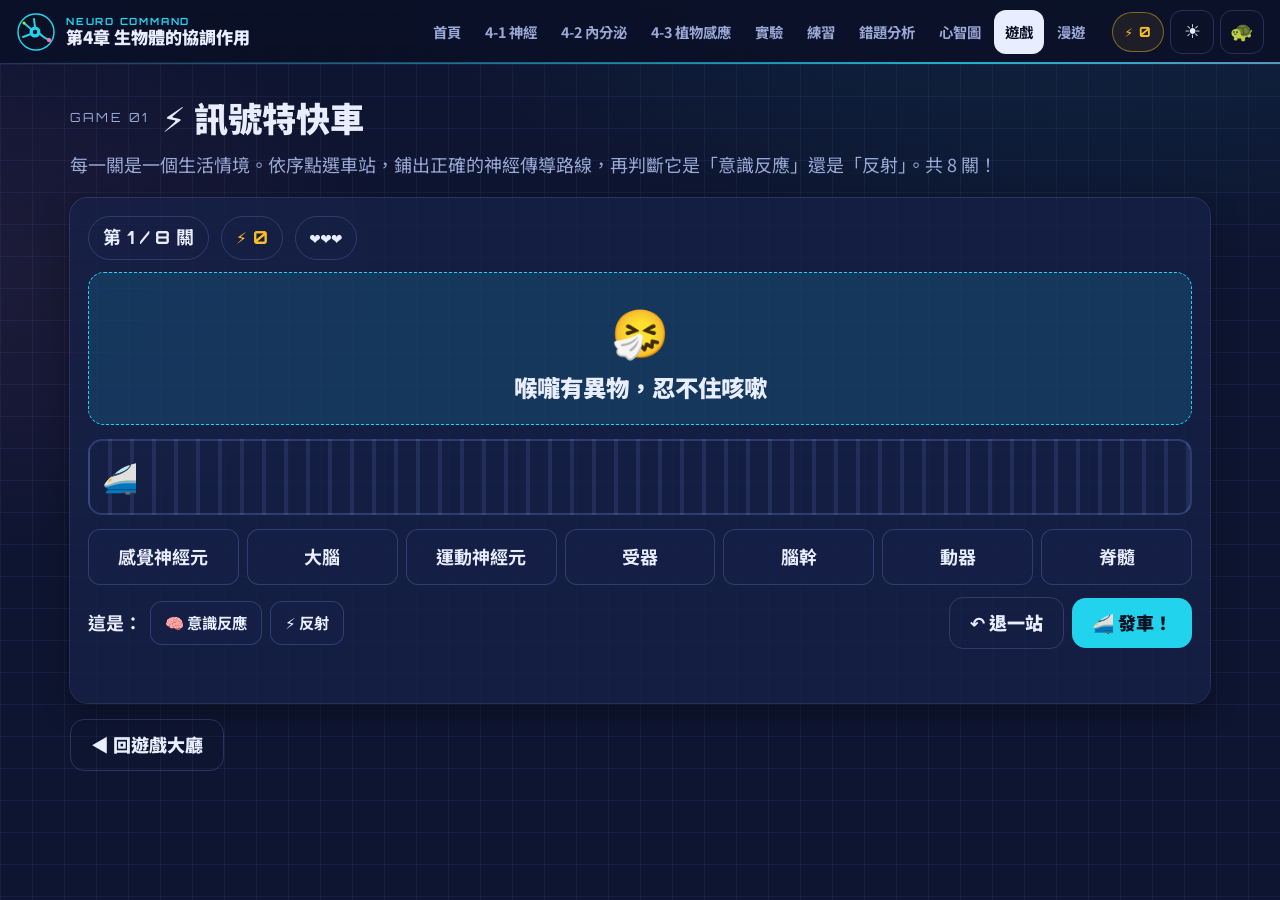
<file: games/signal.html>
<!DOCTYPE html>
<html lang="zh-Hant">
<head>
<meta charset="UTF-8">
<meta name="viewport" content="width=device-width, initial-scale=1">
<title>訊號特快車｜第4章遊戲</title>
<link rel="stylesheet" href="../css/style.css">
<script src="https://batyunching.github.io/bio/js/account.js" data-chapter="ch4" data-prefix="ch4."></script>
<style>
.hud{ display:flex; gap:12px; flex-wrap:wrap; align-items:center; margin-bottom:12px; }
.hud .chip{ padding:6px 14px; border-radius:999px; border:1px solid var(--c-line); font-family:var(--num); font-weight:700; }
.scene{ font-size:1.3rem; font-weight:900; text-align:center; padding:18px; border-radius:16px; background:var(--c-neuro-l); border:1px dashed var(--c-neuro); }
.scene .em{ font-size:2.6rem; display:block; }
.track{ display:flex; align-items:center; gap:6px; flex-wrap:wrap; min-height:64px; padding:12px; border-radius:14px; border:2px solid var(--c-line); margin:14px 0; background:repeating-linear-gradient(90deg, transparent 0 18px, rgba(140,165,255,.12) 18px 22px); }
.track .car{ padding:8px 12px; border-radius:10px; background:var(--c-neuro); color:#0B1022; font-weight:900; animation:pop .25s ease; }
html.projector .track .car{ color:#fff; }
.track .arrow{ color:var(--c-neuro); font-weight:900; }
.track .train{ font-size:1.6rem; }
.track.ok{ border-color:var(--c-ok); } .track.ng{ border-color:var(--c-ng); }
.stations{ display:grid; grid-template-columns:repeat(auto-fit,minmax(140px,1fr)); gap:8px; }
.stations .chip-btn{ min-height:56px; font-size:1rem; }
.kind{ display:flex; gap:8px; flex-wrap:wrap; align-items:center; margin-top:12px; }
.kind .chip-btn.on{ border-color:var(--c-amber); background:rgba(251,191,36,.2); }
@keyframes pop{ from{ transform:scale(.6); opacity:0; } to{ transform:none; opacity:1; } }
[hidden]{ display:none !important; }
</style>
</head>
<body data-page="games" data-root="../">
<main class="wrap unit-41">
  <div class="sec-title" style="margin-top:6px"><span class="code">GAME 01</span><h1 style="margin:0">⚡ 訊號特快車</h1></div>
  <p style="color:var(--c-muted);margin-top:-6px">每一關是一個生活情境。依序點選車站，鋪出正確的神經傳導路線，再判斷它是「意識反應」還是「反射」。共 8 關！</p>
  <div class="panel lab">
    <div class="hud"><span class="chip" id="lvl">第 1 / 8 關</span><span class="chip score" id="sc">⚡ 0</span><span class="chip" id="lives">❤️❤️❤️</span></div>
    <div id="game">
      <div class="scene" id="scene"></div>
      <div class="track" id="track"><span class="train">🚄</span></div>
      <div class="stations" id="stations"></div>
      <div class="kind"><b>這是：</b><button class="chip-btn" data-k="c">🧠 意識反應</button><button class="chip-btn" data-k="r">⚡ 反射</button>
        <span style="flex:1"></span><button class="btn ghost" id="undo">↶ 退一站</button><button class="btn" id="go">🚄 發車！</button></div>
      <div class="feedback" id="fb" aria-live="polite"></div>
      <div class="info" id="exp" hidden></div>
      <button class="btn" id="next" hidden style="margin-top:10px">下一關 ▶</button>
    </div>
    <div id="end" hidden></div>
  </div>
  <p style="margin-top:16px"><a class="btn ghost" href="index.html">◀ 回遊戲大廳</a></p>
</main>
<script src="../js/common.js"></script>
<script src="../js/unit.js"></script>
<script>
(function(){
  'use strict';
  var $ = function(id){ return document.getElementById(id); };
  var ST = ['受器','感覺神經元','大腦','腦幹','脊髓','運動神經元','動器'];
  var CONSCIOUS = ['受器','感覺神經元','大腦','脊髓','運動神經元','動器'];
  var SPINAL = ['受器','感覺神經元','脊髓','運動神經元','動器'];
  var STEM = ['受器','感覺神經元','腦幹','運動神經元','動器'];
  var LEVELS = [
    { em:'👋', t:'看到同學迎面走來，揮手打招呼', r:CONSCIOUS, k:'c', e:'要看清楚是誰、決定揮手，經過大腦，是意識反應。大腦的命令經脊髓傳到手。' },
    { em:'🫖', t:'手摸到熱茶壺，立刻縮回', r:SPINAL, k:'r', e:'不經大腦的快速反應，由脊髓控制，是反射。' },
    { em:'😉', t:'沙子飛進眼睛，不經意地一直眨眼', r:STEM, k:'r', e:'不經意的眨眼由腦幹控制，是反射。' },
    { em:'📏', t:'看到尺掉下來，用手指接住', r:CONSCIOUS, k:'c', e:'要專心看、判斷，經過大腦，是意識反應。' },
    { em:'📌', t:'光腳踩到圖釘，腳立刻縮回', r:SPINAL, k:'r', e:'手腳立刻縮回的反射由脊髓控制。' },
    { em:'🤧', t:'喉嚨有異物，忍不住咳嗽', r:STEM, k:'r', e:'咳嗽是腦幹控制的反射。' },
    { em:'💡', t:'走到強光下，瞳孔立刻縮小', r:STEM, k:'r', e:'瞳孔遇強光縮小由腦幹控制。' },
    { em:'✍️', t:'看完考卷題目，寫出答案', r:CONSCIOUS, k:'c', e:'思考答案需要大腦，是意識反應。' }
  ];
  var order, li = 0, route = [], kind = null, score = 0, lives = 3, t0;
  function start(){ order = CH4.shuffle(LEVELS); li = 0; score = 0; lives = 3; $('end').hidden = true; $('game').hidden = false; level(); }
  function level(){
    var L = order[li]; route = []; kind = null; t0 = Date.now();
    $('lvl').textContent = '第 ' + (li + 1) + ' / ' + order.length + ' 關';
    $('sc').textContent = '⚡ ' + score; $('lives').textContent = '❤️'.repeat(lives) + '🤍'.repeat(3 - lives);
    $('scene').innerHTML = '<span class="em">' + L.em + '</span>' + L.t;
    $('stations').innerHTML = CH4.shuffle(ST).map(function(s){ return '<button class="chip-btn" data-s="' + s + '">' + s + '</button>'; }).join('');
    $('stations').querySelectorAll('[data-s]').forEach(function(b){ b.addEventListener('click', function(){ if(route.length < 7){ route.push(b.getAttribute('data-s')); draw(); } }); });
    document.querySelectorAll('[data-k]').forEach(function(b){ b.classList.remove('on'); });
    $('fb').textContent = ''; $('exp').hidden = true; $('next').hidden = true; $('go').disabled = false; $('undo').disabled = false;
    $('track').className = 'track'; draw();
  }
  function draw(){
    $('track').innerHTML = '<span class="train">🚄</span>' + route.map(function(s, i){ return (i ? '<span class="arrow">›</span>' : '') + '<span class="car">' + s + '</span>'; }).join('');
  }
  document.querySelectorAll('[data-k]').forEach(function(b){ b.addEventListener('click', function(){ kind = b.getAttribute('data-k'); document.querySelectorAll('[data-k]').forEach(function(x){ x.classList.toggle('on', x === b); }); }); });
  $('undo').addEventListener('click', function(){ route.pop(); draw(); });
  $('go').addEventListener('click', function(){
    var L = order[li];
    if(route.length < 3){ $('fb').className = 'feedback ng'; $('fb').textContent = '路線還沒鋪好喔！'; return; }
    if(!kind){ $('fb').className = 'feedback ng'; $('fb').textContent = '請選「意識反應」或「反射」。'; return; }
    var okRoute = route.join() === L.r.join(), okKind = kind === L.k;
    $('go').disabled = true; $('undo').disabled = true;
    $('track').className = 'track ' + (okRoute && okKind ? 'ok' : 'ng');
    if(okRoute && okKind){
      var bonus = Math.max(0, 20 - Math.floor((Date.now() - t0) / 1000));
      score += 30 + bonus; $('fb').className = 'feedback ok'; $('fb').textContent = '✓ 準點抵達！+' + (30 + bonus);
    } else {
      lives--; $('fb').className = 'feedback ng';
      $('fb').textContent = (!okRoute ? '✗ 路線不對。' : '') + (!okKind ? '✗ 反應種類判斷錯誤。' : '');
    }
    CH4.record(L.k === 'c' ? '4-1-c6' : '4-1-c7', okRoute && okKind, okKind ? (okRoute ? '' : 'N4') : 'N10', 'g-signal', 'game');
    $('exp').hidden = false; $('exp').innerHTML = '<p><b>正確路線：</b>' + L.r.join(' → ') + '（' + (L.k === 'c' ? '意識反應' : '反射') + '）</p><p>' + L.e + '</p>';
    $('sc').textContent = '⚡ ' + score; $('lives').textContent = '❤️'.repeat(Math.max(0, lives)) + '🤍'.repeat(3 - Math.max(0, lives));
    $('next').hidden = false; $('next').textContent = (lives <= 0 || li + 1 >= order.length) ? '看結果 ▶' : '下一關 ▶';
  });
  $('next').addEventListener('click', function(){
    if(lives <= 0 || li + 1 >= order.length) return end();
    li++; level();
  });
  function end(){
    var win = lives > 0;
    $('game').hidden = true; $('end').hidden = false;
    var best = CH4.store.get('best-signal', 0); if(score > best) CH4.store.set('best-signal', score);
    $('end').innerHTML = '<h2>' + (win ? '🎉 全線通車！' : '💥 列車停駛了') + '</h2><p class="score" style="font-size:1.6rem">⚡ ' + score + ' 分</p><p>最佳紀錄：' + Math.max(score, best) + ' 分</p>' +
      (win ? '' : '<p>小提醒：要經過<b>大腦</b>判斷的是意識反應；<b>腦幹</b>管眨眼、咳嗽、瞳孔；<b>脊髓</b>管手腳縮回。</p>') +
      '<button class="btn" id="again">再玩一次 ↻</button>';
    $('again').addEventListener('click', start);
    if(win){ UNIT.rewardOnce('badge-signal', 20, '🏅 訊號特快車通關'); }
    CH4.energy.add(Math.round(score / 20));
  }
  start();
})();
</script>
</body>
</html>
</file>
<file: css/style.css>
/* =========================================================
   第4章 生物體的協調作用 — 共用樣式
   主題：神經指揮中心 NEURO COMMAND
   平板預設深色；html.projector = 投影模式（淺色、字放大）
   ========================================================= */
@import url('https://fonts.googleapis.com/css2?family=Noto+Sans+TC:wght@400;500;700;900&family=Orbitron:wght@500;700;900&display=swap');

:root{
  /* 單元色 */
  --c-neuro:#22D3EE;  --c-neuro-d:#0891B2; --c-neuro-l:rgba(34,211,238,.14);
  --c-hormone:#F472B6; --c-hormone-d:#DB2777; --c-hormone-l:rgba(244,114,182,.14);
  --c-plant:#A3E635;  --c-plant-d:#65A30D; --c-plant-l:rgba(163,230,53,.14);
  --c-amber:#FBBF24;  --c-amber-d:#B45309;

  /* 版面（深色） */
  --c-bg:#0E1530;     --c-bg2:#111B3D;
  --c-panel:rgba(22,33,72,.78); --c-panel-solid:#162148;
  --c-text:#E8EEFF;   --c-muted:#9AA8D6; --c-line:rgba(140,165,255,.22);
  --c-grid:rgba(120,150,255,.07);
  --c-ok:#4ADE80;     --c-ng:#FB7185;
  --glow:0 0 0 1px var(--c-line), 0 8px 28px rgba(0,0,0,.35);
  --radius:18px;
  --fs:18px; --nav-h:64px;
  --font:'Noto Sans TC','PingFang TC','Microsoft JhengHei','Heiti TC',system-ui,sans-serif;
  --num:'Orbitron','Noto Sans TC',monospace;
}

/* ---------- 投影模式：淺色＋字放大 ---------- */
html.projector{
  --fs:23.4px;
  --c-neuro:#0891B2;  --c-neuro-d:#0E7490; --c-neuro-l:#E0F7FB;
  --c-hormone:#DB2777; --c-hormone-d:#9D174D; --c-hormone-l:#FCE7F3;
  --c-plant:#65A30D;  --c-plant-d:#3F6212; --c-plant-l:#ECFCCB;
  --c-amber:#D97706;  --c-amber-d:#92400E;
  --c-bg:#F3F5FA; --c-bg2:#E9EDF6;
  --c-panel:#FFFFFF; --c-panel-solid:#FFFFFF;
  --c-text:#1B2340; --c-muted:#56608A; --c-line:#D5DBEA;
  --c-grid:rgba(30,50,120,.05);
  --c-ok:#15803D; --c-ng:#BE123C;
  --glow:0 0 0 1px var(--c-line), 0 4px 16px rgba(20,30,80,.08);
}
html.projector .secondary{ display:none !important; }

*{ box-sizing:border-box; }
html{ font-size:var(--fs); -webkit-text-size-adjust:100%; }
body{
  margin:0; font-family:var(--font); color:var(--c-text); line-height:1.65; min-height:100vh;
  background:
    radial-gradient(1200px 600px at 85% -10%, rgba(34,211,238,.10), transparent 60%),
    radial-gradient(900px 500px at -10% 30%, rgba(244,114,182,.08), transparent 60%),
    linear-gradient(var(--c-grid) 1px, transparent 1px) 0 0/32px 32px,
    linear-gradient(90deg, var(--c-grid) 1px, transparent 1px) 0 0/32px 32px,
    var(--c-bg);
  background-attachment:fixed;
}
html.projector body{ background:var(--c-bg); }
h1,h2,h3{ line-height:1.35; margin:.2em 0 .5em; }
h1{ font-size:1.9rem; font-weight:900; } h2{ font-size:1.5rem; font-weight:900; } h3{ font-size:1.18rem; }
a{ color:inherit; }
img,svg{ max-width:100%; }
.num{ font-family:var(--num); letter-spacing:.03em; }
.wrap{ max-width:1180px; margin:0 auto; padding:24px 20px 80px; }
.visually-hidden{ position:absolute !important; width:1px; height:1px; overflow:hidden; clip:rect(0 0 0 0); }

/* ---------- 減少動態 ---------- */
html.reduce-motion *, html.reduce-motion *::before, html.reduce-motion *::after{
  animation-duration:.001s !important; animation-iteration-count:1 !important; transition-duration:.001s !important;
}
@media (prefers-reduced-motion:reduce){
  html:not(.allow-motion) *{ animation-duration:.001s !important; animation-iteration-count:1 !important; transition-duration:.001s !important; }
}

/* ---------- 頂部指揮列 ---------- */
.topnav{
  position:sticky; top:0; z-index:50; min-height:var(--nav-h);
  display:flex; align-items:center; gap:10px; padding:8px 16px;
  background:rgba(10,16,38,.86); backdrop-filter:blur(10px); -webkit-backdrop-filter:blur(10px);
  border-bottom:1px solid var(--c-line);
}
html.projector .topnav{ background:rgba(255,255,255,.94); }
.topnav::after{ /* 底部流動訊號線 */
  content:""; position:absolute; left:0; right:0; bottom:-1px; height:2px;
  background:linear-gradient(90deg, transparent, var(--c-neuro), var(--c-hormone), var(--c-plant), transparent);
  background-size:300% 100%; animation:flow 6s linear infinite; opacity:.8;
}
@keyframes flow{ to{ background-position:-300% 0; } }
.topnav .brand{ display:flex; align-items:center; gap:10px; font-weight:900; text-decoration:none; white-space:nowrap; }
.topnav .brand svg{ width:40px; height:40px; flex:0 0 auto; }
.topnav .brand small{ display:block; font-family:var(--num); font-size:.55rem; letter-spacing:.18em; color:var(--c-neuro); font-weight:700; line-height:1.1; }
.topnav .brand span{ font-size:.95rem; line-height:1.2; }
.topnav .links{ display:flex; gap:2px; margin-left:auto; align-items:center; flex-wrap:wrap; }
.topnav .links a{
  text-decoration:none; padding:8px 11px; border-radius:12px; font-weight:700; font-size:.8rem;
  min-height:44px; display:flex; align-items:center; color:var(--c-muted); white-space:nowrap;
}
.topnav .links a:hover{ color:var(--c-text); background:rgba(140,165,255,.10); }
.topnav .links a.active{ color:#0B1022; background:var(--c-text); }
.topnav .links a[data-unit="4-1"].active{ background:var(--c-neuro); }
.topnav .links a[data-unit="4-2"].active{ background:var(--c-hormone); }
.topnav .links a[data-unit="4-3"].active{ background:var(--c-plant); }
html.projector .topnav .links a.active{ color:#fff; }
.topnav .tools{ display:flex; gap:6px; margin-left:6px; align-items:center; }
.energy{
  display:flex; align-items:center; gap:6px; padding:6px 12px; border-radius:999px; min-height:40px;
  border:1px solid rgba(251,191,36,.45); color:var(--c-amber); font-family:var(--num); font-weight:700; font-size:.78rem; white-space:nowrap;
  background:rgba(251,191,36,.08);
}
.energy.bump{ animation:bump .5s ease; }
@keyframes bump{ 40%{ transform:scale(1.18); box-shadow:0 0 18px rgba(251,191,36,.6); } }
.icon-btn{
  min-width:44px; min-height:44px; border-radius:12px; border:1px solid var(--c-line); background:transparent;
  color:var(--c-text); font-size:1.05rem; cursor:pointer; display:flex; align-items:center; justify-content:center;
}
.icon-btn:hover{ background:rgba(140,165,255,.12); }
.icon-btn[aria-pressed="true"]{ background:var(--c-text); color:var(--c-bg); }
.hamburger{ display:none; }
@media (max-width:1100px){
  .hamburger{ display:flex; margin-left:auto; }
  .topnav{ flex-wrap:wrap; }
  .topnav .links{ display:none; order:10; width:100%; flex-direction:column; align-items:stretch; padding:8px 0; }
  .topnav.open .links{ display:flex; }
  .topnav .links a{ font-size:1rem; }
  .topnav .tools{ margin-left:0; }
}

/* ---------- 共用元件 ---------- */
.panel{
  background:var(--c-panel); border-radius:var(--radius); padding:22px; box-shadow:var(--glow);
  position:relative;
}
.panel.u{ box-shadow:0 0 0 1px var(--c-line), 0 0 0 0 transparent, inset 0 3px 0 var(--u); }
.unit-41{ --u:var(--c-neuro);   --u-d:var(--c-neuro-d);   --u-l:var(--c-neuro-l); }
.unit-42{ --u:var(--c-hormone); --u-d:var(--c-hormone-d); --u-l:var(--c-hormone-l); }
.unit-43{ --u:var(--c-plant);   --u-d:var(--c-plant-d);   --u-l:var(--c-plant-l); }

.btn{
  display:inline-flex; align-items:center; justify-content:center; gap:8px; min-height:48px; padding:10px 20px;
  border-radius:14px; border:0; font:inherit; font-weight:900; cursor:pointer; text-decoration:none;
  background:var(--u, var(--c-neuro)); color:#0B1022; transition:transform .15s, box-shadow .2s;
}
html.projector .btn{ color:#fff; }
html.projector .btn.ghost{ color:var(--c-text); }
.btn:hover{ transform:translateY(-2px); box-shadow:0 0 22px color-mix(in srgb, var(--u, var(--c-neuro)) 55%, transparent); }
.btn:active{ transform:translateY(0); }
.btn.ghost{ background:transparent; color:var(--c-text); border:1px solid var(--c-line); }
.btn.ghost:hover{ border-color:var(--u, var(--c-neuro)); box-shadow:none; }
.btn:disabled{ opacity:.4; cursor:not-allowed; transform:none; box-shadow:none; }

.tag{
  display:inline-flex; align-items:center; gap:4px; padding:2px 12px; border-radius:999px; font-size:.75rem; font-weight:700;
  color:var(--u, var(--c-neuro)); background:var(--u-l, var(--c-neuro-l)); border:1px solid color-mix(in srgb, var(--u, var(--c-neuro)) 40%, transparent);
}
html.projector .tag{ color:var(--u-d, var(--c-neuro-d)); }

.progress{ height:12px; background:rgba(140,165,255,.14); border-radius:999px; overflow:hidden; }
.progress > span{
  display:block; height:100%; width:0; border-radius:999px; transition:width .9s ease;
  background:var(--u, var(--c-neuro)); box-shadow:0 0 12px var(--u, var(--c-neuro));
}
html.projector .progress > span{ box-shadow:none; }

.sec-title{ display:flex; align-items:center; gap:12px; margin:44px 0 16px; flex-wrap:wrap; }
.sec-title h2{ margin:0; }
.sec-title .code{ font-family:var(--num); font-size:.7rem; letter-spacing:.2em; color:var(--c-muted); }
section:first-of-type .sec-title{ margin-top:6px; }

.footer{ text-align:center; color:var(--c-muted); font-size:.78rem; padding:28px 20px 40px; }
.footer a{ color:var(--c-muted); }

.toast{
  position:fixed; left:50%; bottom:76px; transform:translateX(-50%) translateY(140px); z-index:9500;
  background:var(--c-panel-solid); color:var(--c-text); padding:12px 22px; border-radius:14px; font-weight:700;
  box-shadow:var(--glow); border:1px solid var(--c-line); transition:transform .35s ease; max-width:90vw;
}
.toast.show{ transform:translateX(-50%) translateY(0); }

/* 建置中頁面 */
.coming{ text-align:center; padding:48px 20px; }
.coming .big{ font-size:3.4rem; }
.coming ul{ text-align:left; display:inline-block; margin:12px auto 20px; color:var(--c-muted); }

/* 發光脈衝（共用） */
@keyframes pulse-dot{ 0%{ opacity:0; } 10%{ opacity:1; } 90%{ opacity:1; } 100%{ opacity:0; } }
@keyframes breathe{ 50%{ opacity:.55; } }

/* =========================================================
   單元頁共用
   ========================================================= */
.unit-hero{
  display:flex; align-items:center; gap:22px; flex-wrap:wrap; padding:26px; border-radius:24px; margin-bottom:18px;
  background:linear-gradient(120deg, color-mix(in srgb, var(--u) 22%, var(--c-panel-solid)), var(--c-panel-solid) 70%);
  box-shadow:0 0 0 1px color-mix(in srgb, var(--u) 45%, transparent), 0 0 40px color-mix(in srgb, var(--u) 15%, transparent);
}
.unit-hero .ic{ width:96px; height:96px; border-radius:24px; background:var(--u-l); color:var(--u); display:flex; align-items:center; justify-content:center; flex:0 0 auto; }
.unit-hero .txt{ flex:1; min-width:240px; }
.unit-hero .dept{ font-family:var(--num); font-size:.66rem; letter-spacing:.22em; color:var(--u); font-weight:700; }
.unit-hero h1{ margin:2px 0 4px; }
.unit-hero p{ margin:0; color:var(--c-muted); }
.unit-hero .mini{ min-width:220px; background:rgba(140,165,255,.08); border:1px solid var(--c-line); border-radius:16px; padding:12px 16px; font-size:.85rem; }
.unit-hero .mini b{ font-family:var(--num); }
.unit-hero .mini .progress{ margin-top:8px; }
html.projector .unit-hero .dept{ color:var(--u-d); }

.toc{ display:flex; gap:8px; flex-wrap:wrap; margin:0 0 6px; }
.toc a{
  text-decoration:none; padding:6px 14px; border-radius:999px; border:1px solid var(--c-line); font-weight:700; font-size:.8rem;
  min-height:42px; display:inline-flex; align-items:center; color:var(--c-muted); background:var(--c-panel);
}
.toc a:hover{ color:var(--c-text); border-color:var(--u); }
.toc a.anim::before{ content:"🎬 "; }

.block-title{ display:flex; align-items:center; gap:12px; margin:44px 0 14px; scroll-margin-top:calc(var(--nav-h) + 16px); flex-wrap:wrap; }
.block-title .num{
  width:42px; height:42px; border-radius:12px; display:flex; align-items:center; justify-content:center; font-weight:900; flex:0 0 auto;
  color:var(--u); border:1px solid var(--u); background:var(--u-l); font-family:var(--num);
}
.block-title h2{ margin:0; font-size:1.3rem; }
.block-title .kind{ font-size:.72rem; font-weight:700; padding:2px 10px; border-radius:999px; border:1px solid var(--c-line); color:var(--c-muted); }
.block-title .kind.anim{ color:var(--c-amber); border-color:rgba(251,191,36,.5); }
.block-tools{ display:flex; justify-content:flex-end; margin:-6px 0 10px; }

/* ---------- 概念卡 ---------- */
.cards{ display:grid; grid-template-columns:repeat(auto-fit,minmax(330px,1fr)); gap:18px; }
.concept{ perspective:1400px; cursor:pointer; display:flex; scroll-margin-top:calc(var(--nav-h) + 20px); }
.concept .inner{ flex:1; display:grid; transition:transform .6s cubic-bezier(.3,.7,.3,1); transform-style:preserve-3d; }
.concept.flipped .inner{ transform:rotateY(180deg); }
.concept .face{
  grid-area:1/1; backface-visibility:hidden; -webkit-backface-visibility:hidden; border-radius:var(--radius);
  background:var(--c-panel-solid); box-shadow:var(--glow); padding:20px; display:flex; flex-direction:column; border:1px solid transparent;
}
.concept .front{ align-items:center; justify-content:center; text-align:center; gap:10px; min-height:280px;
  background:radial-gradient(circle at 50% 35%, var(--u-l), var(--c-panel-solid) 70%); }
.concept .front .ic{ width:120px; height:120px; color:var(--u); }
.concept .front h3{ font-size:1.45rem; color:var(--c-text); margin:0; }
.concept .front .sub{ color:var(--u); font-weight:700; font-size:.85rem; }
html.projector .concept .front .sub{ color:var(--u-d); }
.concept .front .hint{ color:var(--c-muted); font-size:.75rem; }
.concept .back{ transform:rotateY(180deg); border-color:color-mix(in srgb, var(--u) 50%, transparent); }
.concept .back h3{ color:var(--u); margin:0 0 6px; font-size:1.12rem; }
html.projector .concept .back h3{ color:var(--u-d); }
.concept .back ul{ margin:0 0 10px; padding-left:1.15em; }
.concept .back li{ margin:4px 0; }
.concept .back .kw{ color:var(--u); font-weight:900; }
html.projector .concept .back .kw{ color:var(--u-d); }
.concept .back table{ width:100%; border-collapse:collapse; font-size:.85rem; margin:4px 0 10px; }
.concept .back th, .concept .back td{ border:1px solid var(--c-line); padding:5px 8px; text-align:left; vertical-align:top; }
.concept .back th{ background:var(--u-l); white-space:nowrap; }
.concept .back .ft{ margin-top:auto; display:flex; justify-content:space-between; align-items:center; gap:8px; padding-top:8px; }
.concept .back .page{ font-size:.75rem; color:var(--c-muted); }
.concept.done .front::after{
  content:"✓ 已懂"; position:absolute; top:12px; right:12px; font-size:.72rem; font-weight:900; color:#0B1022; background:var(--u);
  border-radius:999px; padding:2px 10px; box-shadow:0 0 12px var(--u);
}
.concept .front{ position:relative; }
.got{
  min-height:44px; padding:6px 16px; border-radius:12px; border:1px solid var(--u); background:transparent; color:var(--u);
  font:inherit; font-weight:900; cursor:pointer;
}
.got[aria-pressed="true"]{ background:var(--u); color:#0B1022; box-shadow:0 0 14px var(--u); }
html.projector .got{ color:var(--u-d); }
html.projector .got[aria-pressed="true"]{ color:#fff; box-shadow:none; }

/* 迷思小警報 */
.myth{
  margin:6px 0 4px; border-radius:12px; padding:8px 12px; font-size:.84rem;
  background:rgba(251,191,36,.08); border:1px dashed rgba(251,191,36,.55);
}
.myth b.t{ color:var(--c-amber); font-family:var(--num); font-size:.68rem; letter-spacing:.12em; display:block; }
html.projector .myth b.t{ color:var(--c-amber-d); }
.myth .x{ text-decoration:line-through; text-decoration-color:var(--c-ng); color:var(--c-muted); }
.myth .o{ font-weight:700; }

/* ---------- 互動動畫面板 ---------- */
.lab{ padding:18px; }
.lab .bar{ display:flex; gap:8px; flex-wrap:wrap; align-items:center; margin-bottom:12px; }
.lab .grid2{ display:grid; grid-template-columns:1.25fr 1fr; gap:18px; align-items:start; }
@media (max-width:860px){ .lab .grid2{ grid-template-columns:1fr; } }
.lab svg.fig{ width:100%; height:auto; display:block; background:rgba(10,16,38,.35); border-radius:14px; border:1px solid var(--c-line); }
html.projector .lab svg.fig{ background:#F8FAFF; }
.info{ background:rgba(140,165,255,.07); border:1px solid var(--c-line); border-radius:14px; padding:14px 16px; min-height:120px; }
.info h3{ margin:0 0 4px; color:var(--u); }
html.projector .info h3{ color:var(--u-d); }
.info p{ margin:4px 0; }
.seg{ display:inline-flex; border:1px solid var(--c-line); border-radius:12px; overflow:hidden; flex-wrap:wrap; }
.seg button{ min-height:44px; padding:6px 14px; border:0; background:transparent; color:var(--c-muted); font:inherit; font-weight:700; font-size:.85rem; cursor:pointer; }
.seg button[aria-pressed="true"]{ background:var(--u, var(--c-neuro)); color:#0B1022; }
html.projector .seg button[aria-pressed="true"]{ color:#fff; }
.chip-btn{
  min-height:44px; padding:6px 14px; border-radius:12px; border:1px solid var(--c-line); background:var(--c-panel); color:var(--c-text);
  font:inherit; font-weight:700; font-size:.85rem; cursor:pointer;
}
.chip-btn:hover{ border-color:var(--u); }
.chip-btn.ok{ border-color:var(--c-ok); background:color-mix(in srgb, var(--c-ok) 18%, transparent); }
.chip-btn.ng{ border-color:var(--c-ng); background:color-mix(in srgb, var(--c-ng) 18%, transparent); }
.feedback{ font-weight:700; min-height:1.6em; margin-top:8px; }
.feedback.ok{ color:var(--c-ok); } .feedback.ng{ color:var(--c-ng); }
.hot{ cursor:pointer; }
.hot:hover, .hot:focus{ filter:brightness(1.25) drop-shadow(0 0 6px var(--u)); outline:none; }
.hot.sel{ filter:drop-shadow(0 0 8px var(--u)) brightness(1.2); }
.score{ font-family:var(--num); font-weight:700; color:var(--c-amber); }

/* 排序清單 */
.sortlist{ list-style:none; margin:0; padding:0; display:flex; flex-direction:column; gap:8px; }
.sortlist li{
  display:flex; align-items:center; gap:10px; padding:8px 10px 8px 14px; border-radius:12px; border:1px solid var(--c-line);
  background:var(--c-panel); font-weight:700; touch-action:none; cursor:grab; user-select:none;
}
.sortlist li.dragging{ border-color:var(--u); box-shadow:0 0 16px color-mix(in srgb, var(--u) 50%, transparent); cursor:grabbing; }
.sortlist li .n{ font-family:var(--num); color:var(--c-muted); width:1.6em; }
.sortlist li .mv{ margin-left:auto; display:flex; gap:4px; }
.sortlist li .mv button{ min-width:40px; min-height:40px; border-radius:10px; border:1px solid var(--c-line); background:transparent; color:var(--c-text); cursor:pointer; }
.sortlist li.picked{ border-color:var(--c-amber); background:rgba(251,191,36,.14); box-shadow:0 0 0 2px var(--c-amber); }
.sortlist li .mv{ order:2; }
.sortlist li.picked::after{ content:"已選取：點要放的位置"; order:1; margin-left:auto; font-size:.7rem; color:var(--c-amber); font-weight:700; }
.sortlist li.picked .mv{ margin-left:8px; }
.sortlist li.ok{ border-color:var(--c-ok); } .sortlist li.ng{ border-color:var(--c-ng); }

/* 分類小測驗 */
.sorter{ display:flex; flex-direction:column; gap:10px; }
.sorter .row{ display:flex; align-items:center; gap:10px; flex-wrap:wrap; padding:10px 12px; border-radius:12px; border:1px solid var(--c-line); background:var(--c-panel); }
.sorter .row .q{ flex:1; min-width:200px; font-weight:700; }
.sorter .row .opts{ display:flex; gap:6px; flex-wrap:wrap; }
.sorter .row .why{ width:100%; font-size:.82rem; color:var(--c-muted); display:none; }
.sorter .row.answered .why{ display:block; }

/* 快問快答 */
.qq .q{ font-weight:900; margin:0 0 10px; }
.qq .opts{ display:grid; grid-template-columns:repeat(auto-fit,minmax(200px,1fr)); gap:8px; }
.qq .exp{ margin-top:10px; font-size:.88rem; color:var(--c-muted); }
.qq .nav{ display:flex; justify-content:space-between; align-items:center; margin-top:12px; gap:8px; flex-wrap:wrap; }

.next-unit{ display:flex; gap:12px; flex-wrap:wrap; justify-content:space-between; margin-top:40px; }

.concept:focus{ outline:none; }
.concept:focus-visible .face{ box-shadow:0 0 0 3px var(--u); }

/* ---------- 概念卡自我檢核 ---------- */
.check-overlay{ position:fixed; inset:0; z-index:9000; background:rgba(5,8,22,.72); backdrop-filter:blur(4px); display:flex; align-items:center; justify-content:center; padding:16px; }
.check-overlay[hidden]{ display:none; }
html.projector .check-overlay{ background:rgba(30,40,80,.45); }
.check-box{
  position:relative; width:min(640px,100%); max-height:92vh; overflow:auto; background:var(--c-panel-solid); border-radius:22px; padding:24px 24px 20px;
  box-shadow:0 0 0 1px var(--u, var(--c-neuro)), 0 0 40px color-mix(in srgb, var(--u, var(--c-neuro)) 30%, transparent); animation:pop .3s ease;
}
.check-x{ position:absolute; top:12px; right:12px; }
.check-kicker{ font-family:var(--num); font-size:.66rem; letter-spacing:.18em; color:var(--u, var(--c-neuro)); font-weight:700; padding-right:50px; }
html.projector .check-kicker{ color:var(--u-d, var(--c-neuro-d)); }
.check-dots{ display:flex; gap:8px; margin:10px 0 6px; }
.check-dots span{ width:34px; height:8px; border-radius:999px; background:rgba(140,165,255,.2); }
.check-dots span.cur{ background:var(--u, var(--c-neuro)); opacity:.5; }
.check-dots span.ok{ background:var(--c-ok); } .check-dots span.ng{ background:var(--c-ng); }
.check-q{ font-size:1.12rem; margin:8px 0 14px; }
.check-opts{ display:flex; flex-direction:column; gap:8px; }
.check-opts .chip-btn{ text-align:left; min-height:52px; font-size:.95rem; }
.check-exp{ color:var(--c-muted); font-size:.9rem; }
.check-nav{ display:flex; gap:10px; justify-content:flex-end; flex-wrap:wrap; margin-top:14px; }
.check-result.ok{ color:var(--c-ok); } .check-result.ng{ color:var(--c-amber); }
@keyframes pop{ from{ opacity:0; transform:translateY(12px) scale(.97);} to{ opacity:1; transform:none; } }

/* ---------- 動畫 SVG 共用文字與元件 ---------- */
.fig text{ font-family:var(--font); font-weight:700; fill:var(--c-text); }
.fig .lbl{ font-size:14px; }
.fig .sml{ font-size:12px; fill:var(--c-muted); font-weight:500; }
.fig .pulse{ fill:#FDE68A; filter:drop-shadow(0 0 6px #FBBF24); }
.case{ font-weight:700; padding:12px 14px; border-radius:12px; background:var(--u-l); border:1px dashed var(--u); }
.gauges{ display:flex; flex-direction:column; gap:10px; }
.gauge{ display:grid; grid-template-columns:7.5em 1fr 3.2em; align-items:center; gap:10px; font-size:.86rem; font-weight:700; }
.gauge .progress{ height:16px; }
.gauge .progress > span{ transition:width 1.2s ease; }
.gauge .v{ font-family:var(--num); font-size:.75rem; color:var(--c-muted); text-align:right; }
.hchips{ display:flex; gap:8px; flex-wrap:wrap; }
.hchip{ padding:6px 12px; border-radius:999px; border:1px solid var(--c-line); font-size:.8rem; font-weight:700; color:var(--c-muted); transition:all .3s; }
.hchip.on{ color:#0B1022; background:var(--hc); border-color:var(--hc); box-shadow:0 0 14px var(--hc); }
html.projector .hchip.on{ color:#fff; box-shadow:none; }
input[type=range]{ width:100%; accent-color:var(--u, var(--c-neuro)); min-height:40px; }
</file>
